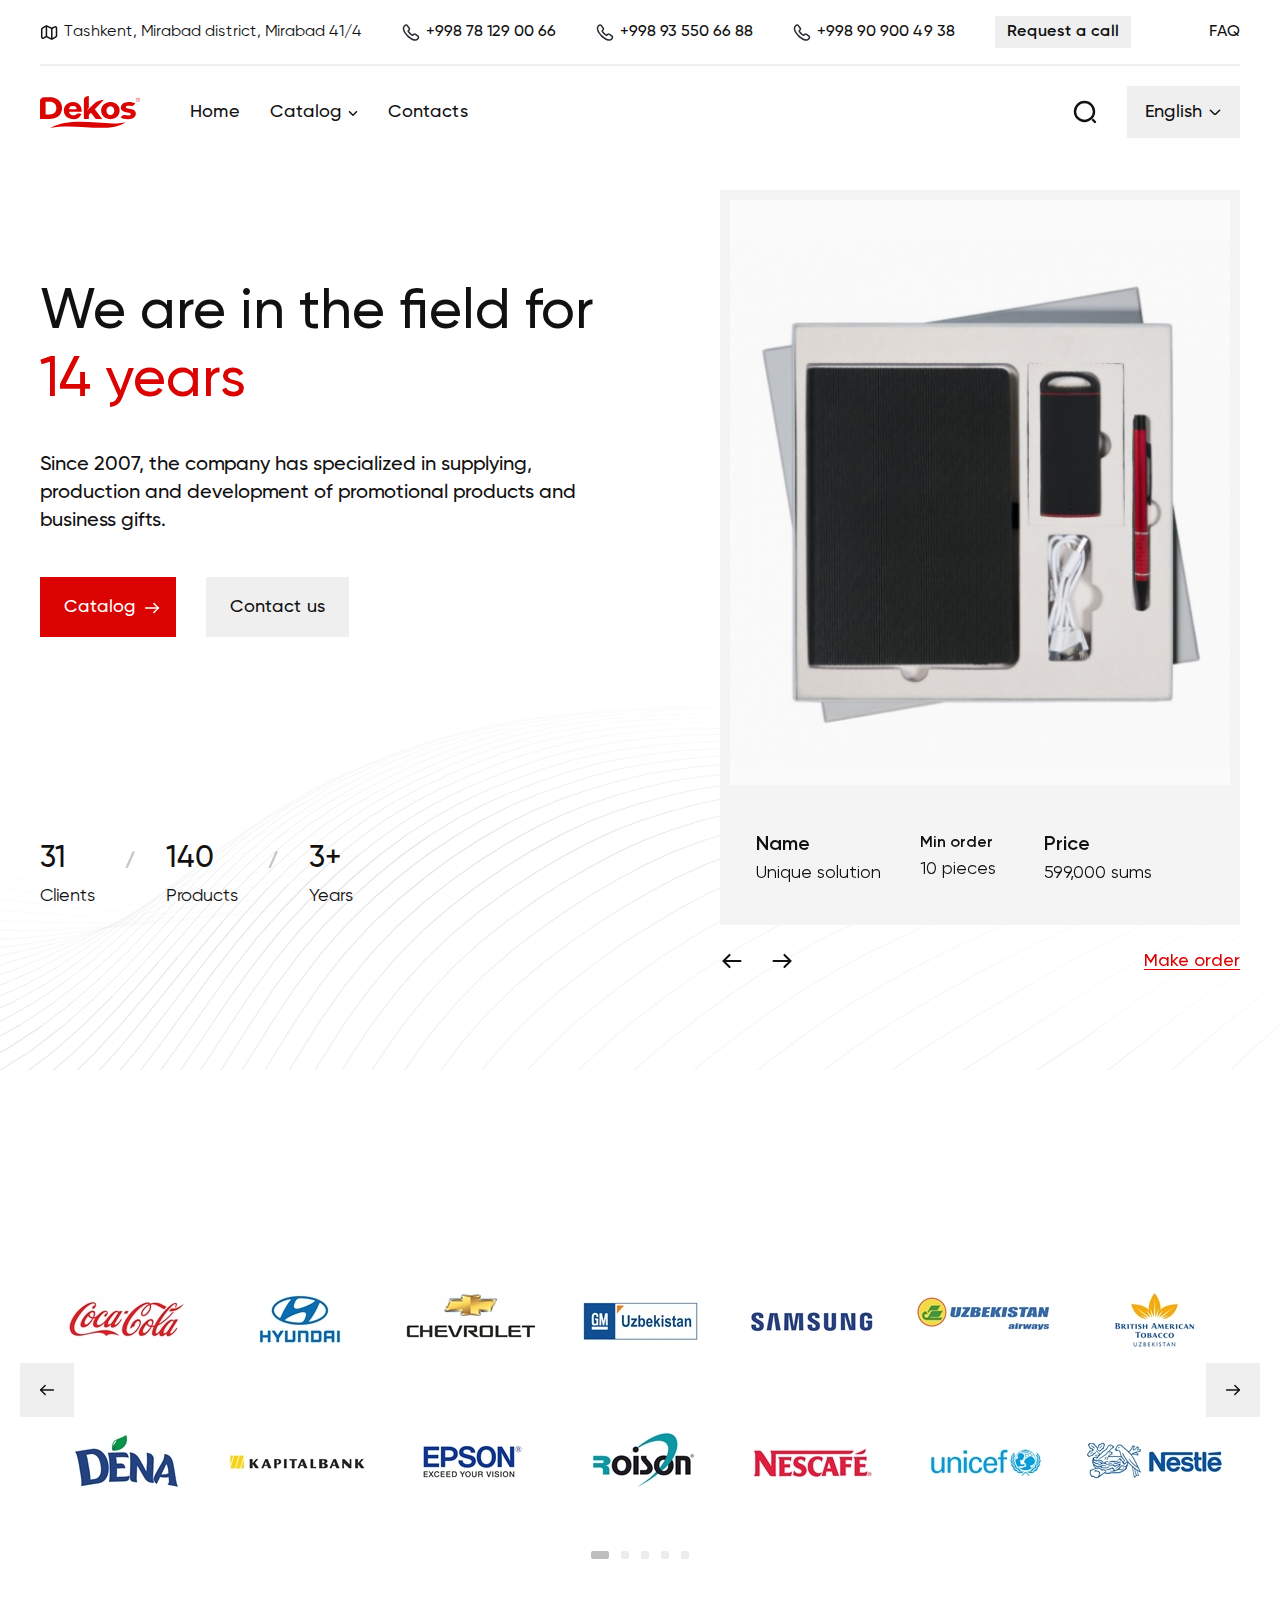
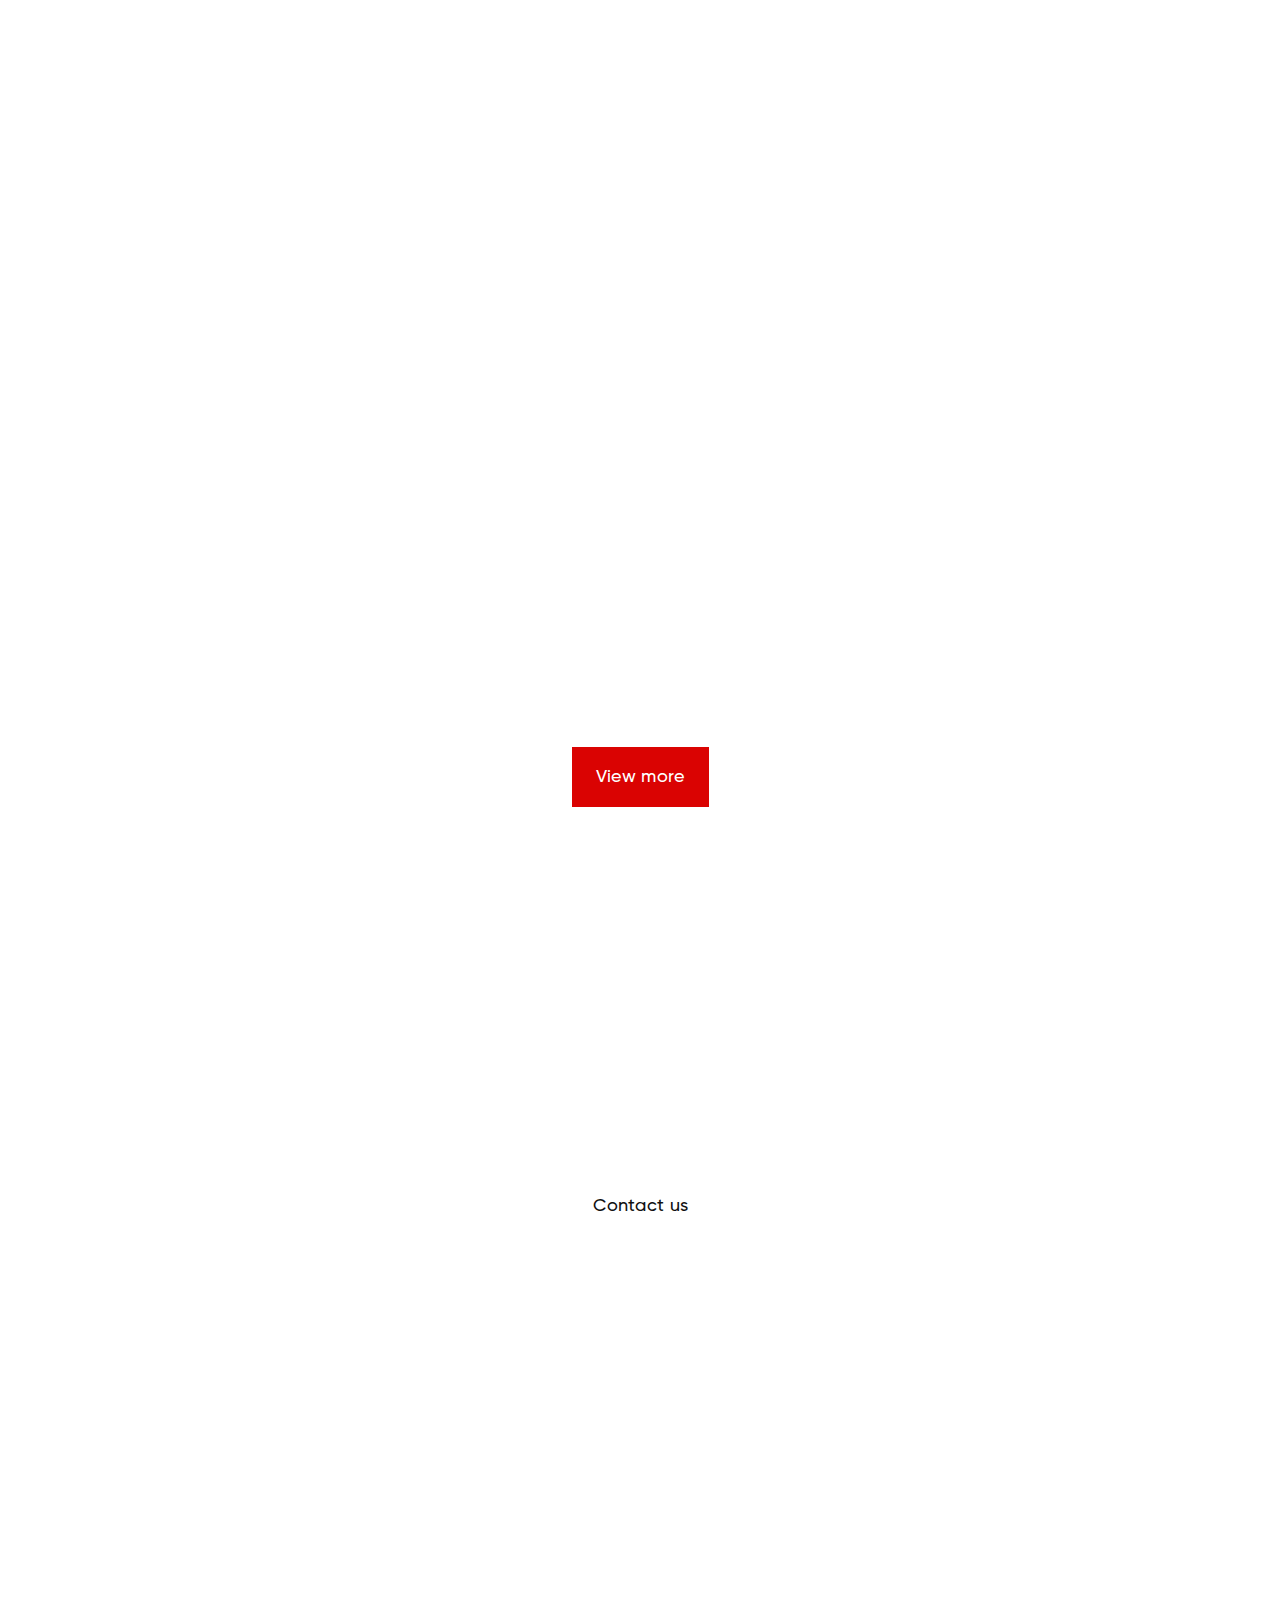
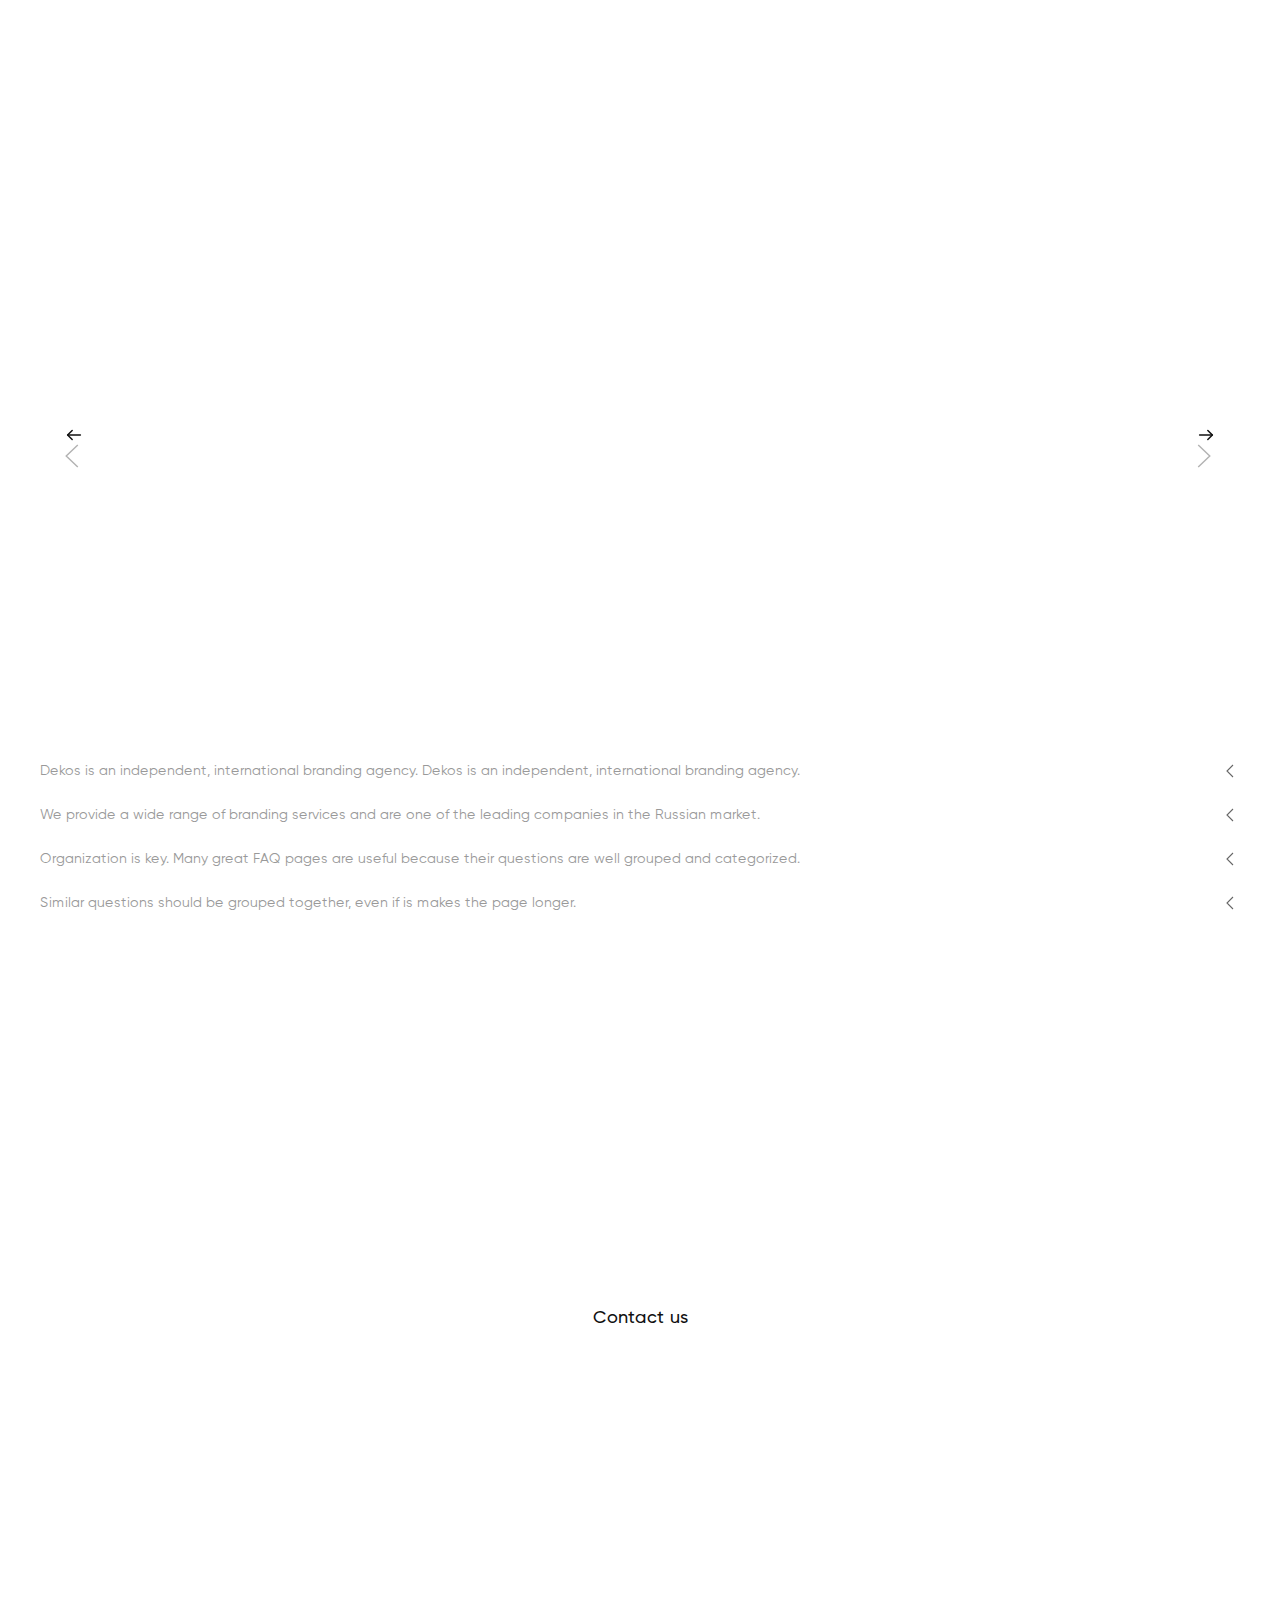
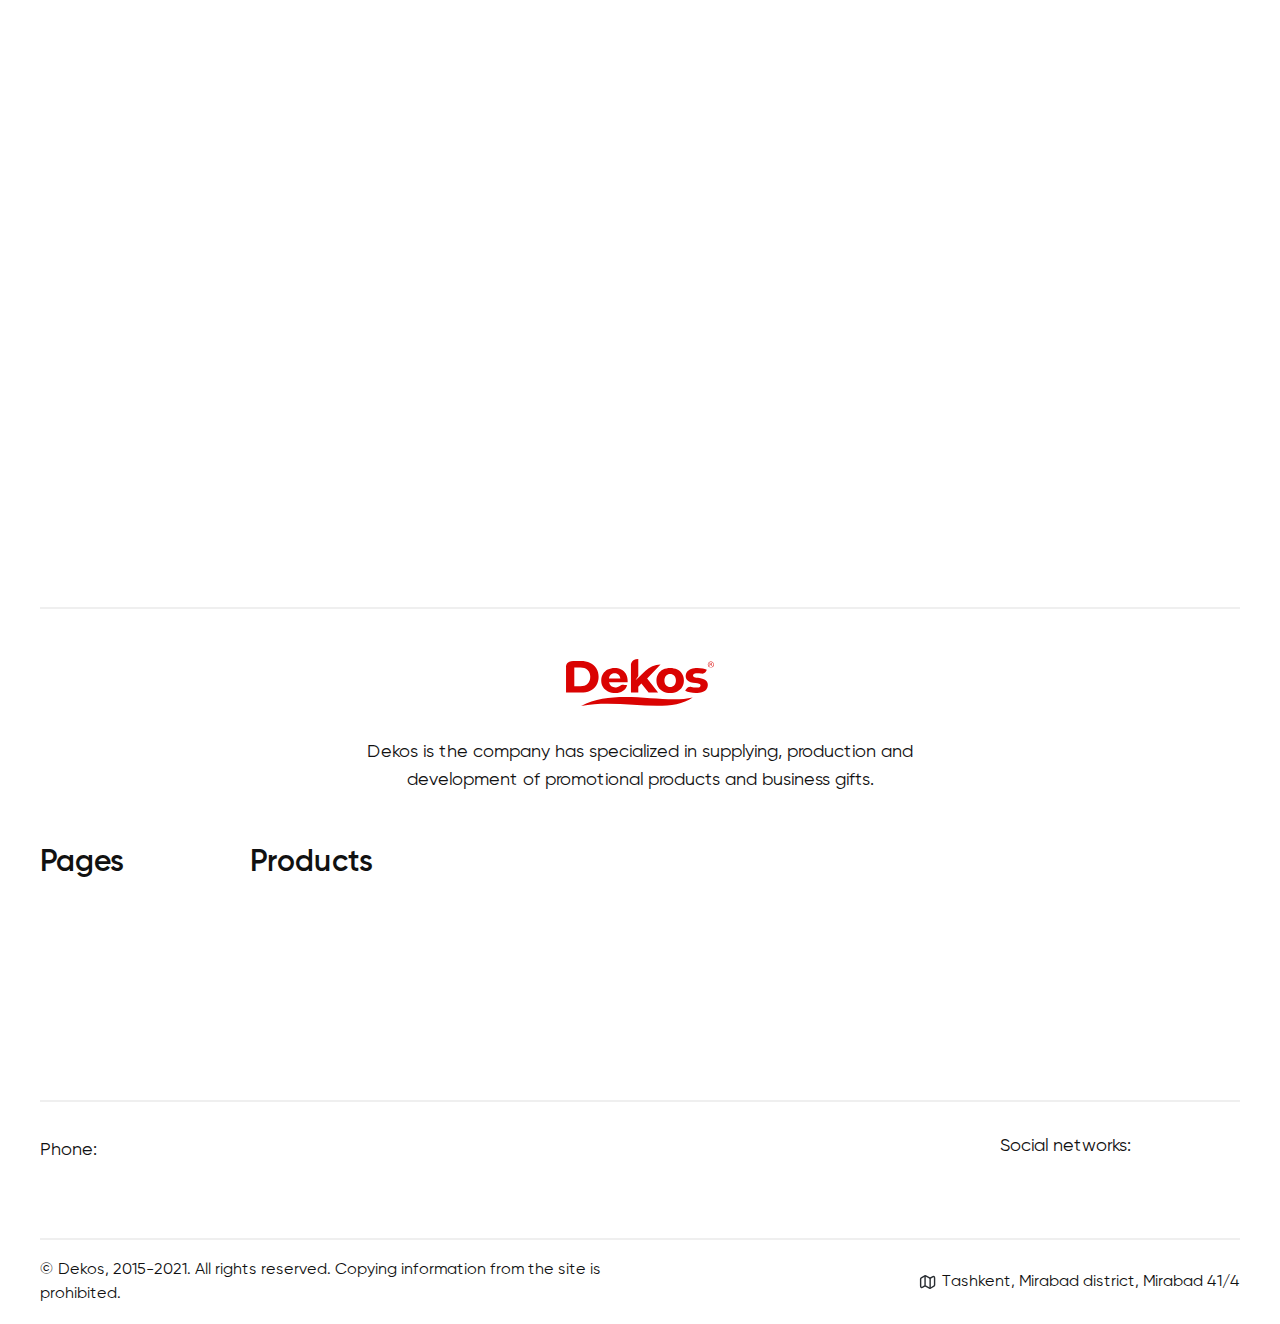
<file: index.html>
<!DOCTYPE html>
<html lang="en">
<head>
    <meta charset="UTF-8">
    <meta http-equiv="X-UA-Compatible" content="IE=edge" />
    <meta name="viewport" content="width=device-width, initial-scale=1.0" />
    <link rel="icon" href="../assets/img/logo/dekos.svg">
    <link rel="stylesheet" href="../assets/css/base/style.css">
    <title>Dekos</title>
    <link rel="stylesheet" href="../assets/css/uikit.min.css" />
    <link rel="stylesheet" href="../assets/css/tailwind.css" />
</head>
<body>
    
        <div  id="header" uk-sticky="show-on-up: true; animation: uk-animation-slide-top; sel-target: .header; cls-active: uk-navbar-sticky bg-[#F9F9F9]; cls-inactive: uk-navbar-transparent z-[9]; top: 200;" class="navbar">
            <header class="header absolute top-0 left-0 w-full z-10 bg-[#fff]" uk-scrollspy="target: .animateRight; cls: uk-animation-slide-left-small; delay: 100;">
                
                <div class="uk-container uk-container-large">
                    <div class="nav-details py-[20px] border-b-2 border-[#EFEFEF]">
                        <div class="flex items-center justify-between">
                            <ul class="uk-grid-medium uk-flex-middle" uk-grid>
                                <li class="text-[#DA0302] uk-visible@l">
                                    <a href="#" class="flex text-[#111] items-center hover-link duration-100">
                                        <svg class="mr-[6px] stroke-current" width="18" height="19" viewBox="0 0 18 19" fill="none" xmlns="http://www.w3.org/2000/svg">
                                            <path d="M1.71753 6.33498V13.6325C1.71753 15.0575 2.73003 15.6425 3.96003 14.9375L5.72253 13.9325C6.10503 13.715 6.74253 13.6925 7.14003 13.895L11.0775 15.8675C11.475 16.0625 12.1125 16.0475 12.495 15.83L15.7425 13.97C16.155 13.73 16.5 13.145 16.5 12.665V5.36748C16.5 3.94248 15.4875 3.35748 14.2575 4.06248L12.495 5.06748C12.1125 5.28498 11.475 5.30748 11.0775 5.10498L7.14003 3.13998C6.74253 2.94498 6.10503 2.95998 5.72253 3.17748L2.47503 5.03748C2.05503 5.27748 1.71753 5.86248 1.71753 6.33498Z" stroke-width="1.5" stroke-linecap="round" stroke-linejoin="round"/>
                                            <path d="M6.41992 3.5V13.25" stroke-width="1.5" stroke-linecap="round" stroke-linejoin="round"/>
                                            <path d="M11.7976 5.46484V15.4998" stroke-width="1.5" stroke-linecap="round" stroke-linejoin="round"/>
                                        </svg>                                                                        
                                        <p>
                                            Tashkent, Mirabad district, Mirabad 41/4
                                        </p>
                                    </a>
                                </li>
                                <li class="text-[#111] animateRight">
                                    <a href="#" class="flex items-center hover-link ml-[10px] group">
                                        <img class="mr-[6px] group-hover:scale-[1.1] group-hover:rotate-[45deg] duration-200" src="../assets/img/svg/nav-call.svg" alt="call">                                       
                                        <p class="text-[#111] font-500">
                                            +998 78 129 00 66
                                        </p>
                                    </a>
                                </li>
                                <li class="text-[#111] animateRight uk-visible@s">
                                    <a href="#" class="flex items-center hover-link ml-[10px] group">
                                        <img class="mr-[6px] group-hover:scale-[1.1] group-hover:rotate-[45deg] duration-200" src="../assets/img/svg/nav-call.svg" alt="call">                                       
                                        <p class="text-[#111] font-500">
                                            +998 93 550 66 88
                                        </p>
                                    </a>
                                </li>
                                <li class="text-[#111] animateRight uk-visible@m">
                                    <a href="#" class="flex items-center hover-link ml-[10px] group">
                                        <img class="mr-[6px] group-hover:scale-[1.1] group-hover:rotate-[45deg] duration-200" src="../assets/img/svg/nav-call.svg" alt="call">                                       
                                        <p class="text-[#111] font-500">
                                            +998 90 900 49 38
                                        </p>
                                    </a>
                                </li>   
                                <li class="text-[#111] uk-visible@s">
                                    <a href="contact.html" class="py-[8px] px-[12px] hover-link text-[#111] font-600 bg-[#EFEFEF] animBtnTop ml-[10px]">
                                        Request a call
                                    </a>
                                </li>
                            </ul>
                            <div class="uk-visible@s">
                                <ul>
                                    <li class="text-[#DA0302]">
                                        <a href="FAQ.html" class="hover-link text-[#111] duration-100">                                   
                                            <p class="font-500 uk-text-uppercase">
                                                FAQ
                                            </p>
                                        </a>
                                    </li>
                                </ul>
                            </div>
                        </div>
                    </div>
                    <nav class="uk-flex uk-flex-middle py-[20px]" uk-grid>
                        
                        <div class="uk-navbar-left">
                            <div class="flex uk-flex-middle">
                                <div>
                                    <ul>
                                        <li>
                                            <a href="index.html">
                                                <img class="w-[100px]" src="../assets/img/logo/dekos.svg" alt="Logo">
                                            </a>
                                        </li>
                                    </ul>
                                </div>
                                
                                <div class="uk-visible@m ml-[50px]">
                                    <ul class="uk-flex-middle uk-grid-medium" uk-grid>
                                        <li class="text-[#DA0302] animateRight">
                                            <a href="index.html" class="text-lg font-500 text-[#111] hover-link duration-100">
                                                Home
                                            </a>
                                        </li>
                                        <li class="text-[#DA0302] animateRight">
                                            <a href="catalog.html" class="group text-lg font-500 text-[#111] hover-link uk-flex uk-flex-middle duration-100">
                                                <span>Catalog</span>
                                                <svg class="stroke-current ml-[6px] mt-[3px] group-hover:rotate-[-180deg] duration-200" width="10" height="5" viewBox="0 0 10 5" fill="none" xmlns="http://www.w3.org/2000/svg">
                                                    <path d="M8.5 0.75L5 4.25L1.5 0.75" stroke-width="1.5" stroke-linecap="round" stroke-linejoin="round"/>
                                                </svg>
                                            </a>
                                            <div uk-dropdown="pos: bottom-left; animation: uk-animation-slide-top-small; duration: 200" style="padding: 20px 30px 30px 24px;">
                                                <ul class="uk-nav uk-dropdown-nav uk-child-width-1-2 uk-child-width-1-3@l uk-flex-between" uk-grid>
                                                    <li class="uk-parent uk-padding-remove-left">
                                                        <a href="#" class="uk-flex uk-flex-middle mt-[3px] text-lg 2xl:text-xl group">
                                                            Unique solutions
                                                            from Dekos
                                                            <svg class="hidden group-hover:block stroke-current rotate-[-90deg] ml-[10px] duration-300" width="14" height="14" viewBox="0 0 14 14" fill="none" xmlns="http://www.w3.org/2000/svg">
                                                                <path d="M11.6199 5.22083L7.81655 9.02416C7.36738 9.47333 6.63238 9.47333 6.18322 9.02416L2.37988 5.22083" stroke-width="1.5" stroke-miterlimit="10" stroke-linecap="round" stroke-linejoin="round"/>
                                                            </svg>                                                            
                                                        </a>
                                                        <a href="#" class="uk-flex uk-flex-middle mt-[3px] text-lg 2xl:text-xl group">
                                                            External
                                                            batteries
                                                            <svg class="hidden group-hover:block stroke-current rotate-[-90deg] ml-[10px] duration-300" width="14" height="14" viewBox="0 0 14 14" fill="none" xmlns="http://www.w3.org/2000/svg">
                                                                <path d="M11.6199 5.22083L7.81655 9.02416C7.36738 9.47333 6.63238 9.47333 6.18322 9.02416L2.37988 5.22083" stroke-width="1.5" stroke-miterlimit="10" stroke-linecap="round" stroke-linejoin="round"/>
                                                            </svg>                                                            
                                                        </a>
                                                        <a href="#" class="uk-flex uk-flex-middle mt-[3px] text-lg 2xl:text-xl group">
                                                            Business
                                                            gifts
                                                            <svg class="hidden group-hover:block stroke-current rotate-[-90deg] ml-[10px] duration-300" width="14" height="14" viewBox="0 0 14 14" fill="none" xmlns="http://www.w3.org/2000/svg">
                                                                <path d="M11.6199 5.22083L7.81655 9.02416C7.36738 9.47333 6.63238 9.47333 6.18322 9.02416L2.37988 5.22083" stroke-width="1.5" stroke-miterlimit="10" stroke-linecap="round" stroke-linejoin="round"/>
                                                            </svg>                                                            
                                                        </a>
                                                        <a href="#" class="uk-flex uk-flex-middle mt-[3px] text-lg 2xl:text-xl group">
                                                            Planning
                                                            products
                                                            <svg class="hidden group-hover:block stroke-current rotate-[-90deg] ml-[10px] duration-300" width="14" height="14" viewBox="0 0 14 14" fill="none" xmlns="http://www.w3.org/2000/svg">
                                                                <path d="M11.6199 5.22083L7.81655 9.02416C7.36738 9.47333 6.63238 9.47333 6.18322 9.02416L2.37988 5.22083" stroke-width="1.5" stroke-miterlimit="10" stroke-linecap="round" stroke-linejoin="round"/>
                                                            </svg>                                                            
                                                        </a>
                                                        <a href="#" class="uk-flex uk-flex-middle mt-[3px] text-lg 2xl:text-xl group">
                                                            Award
                                                            products
                                                            <svg class="hidden group-hover:block stroke-current rotate-[-90deg] ml-[10px] duration-300" width="14" height="14" viewBox="0 0 14 14" fill="none" xmlns="http://www.w3.org/2000/svg">
                                                                <path d="M11.6199 5.22083L7.81655 9.02416C7.36738 9.47333 6.63238 9.47333 6.18322 9.02416L2.37988 5.22083" stroke-width="1.5" stroke-miterlimit="10" stroke-linecap="round" stroke-linejoin="round"/>
                                                            </svg>                                                            
                                                        </a>
                                                    </li>
                                                    <li class="uk-parent uk-padding-remove-left">
                                                        <a href="#" class="uk-flex uk-flex-middle mt-[3px] text-lg 2xl:text-xl group">
                                                            Own
                                                            developments
                                                            <svg class="hidden group-hover:block stroke-current rotate-[-90deg] ml-[10px] duration-300" width="14" height="14" viewBox="0 0 14 14" fill="none" xmlns="http://www.w3.org/2000/svg">
                                                                <path d="M11.6199 5.22083L7.81655 9.02416C7.36738 9.47333 6.63238 9.47333 6.18322 9.02416L2.37988 5.22083" stroke-width="1.5" stroke-miterlimit="10" stroke-linecap="round" stroke-linejoin="round"/>
                                                            </svg>                                                            
                                                        </a>
                                                        <a href="#" class="uk-flex uk-flex-middle mt-[3px] text-lg 2xl:text-xl group">
                                                            Application
                                                            services
                                                            <svg class="hidden group-hover:block stroke-current rotate-[-90deg] ml-[10px] duration-300" width="14" height="14" viewBox="0 0 14 14" fill="none" xmlns="http://www.w3.org/2000/svg">
                                                                <path d="M11.6199 5.22083L7.81655 9.02416C7.36738 9.47333 6.63238 9.47333 6.18322 9.02416L2.37988 5.22083" stroke-width="1.5" stroke-miterlimit="10" stroke-linecap="round" stroke-linejoin="round"/>
                                                            </svg>                                                            
                                                        </a>
                                                        <a href="#" class="uk-flex uk-flex-middle mt-[3px] text-lg 2xl:text-xl group">
                                                            Flash
                                                            drives
                                                            <svg class="hidden group-hover:block stroke-current rotate-[-90deg] ml-[10px] duration-300" width="14" height="14" viewBox="0 0 14 14" fill="none" xmlns="http://www.w3.org/2000/svg">
                                                                <path d="M11.6199 5.22083L7.81655 9.02416C7.36738 9.47333 6.63238 9.47333 6.18322 9.02416L2.37988 5.22083" stroke-width="1.5" stroke-miterlimit="10" stroke-linecap="round" stroke-linejoin="round"/>
                                                            </svg>                                                            
                                                        </a>
                                                        <a href="#" class="uk-flex uk-flex-middle mt-[3px] text-lg 2xl:text-xl group">
                                                            Umbrella
                                                            <svg class="hidden group-hover:block stroke-current rotate-[-90deg] ml-[10px] duration-300" width="14" height="14" viewBox="0 0 14 14" fill="none" xmlns="http://www.w3.org/2000/svg">
                                                                <path d="M11.6199 5.22083L7.81655 9.02416C7.36738 9.47333 6.63238 9.47333 6.18322 9.02416L2.37988 5.22083" stroke-width="1.5" stroke-miterlimit="10" stroke-linecap="round" stroke-linejoin="round"/>
                                                            </svg>                                                            
                                                        </a>
                                                        <a href="#" class="uk-flex uk-flex-middle mt-[3px] text-lg 2xl:text-xl group">
                                                            Pens
                                                            <svg class="hidden group-hover:block stroke-current rotate-[-90deg] ml-[10px] duration-300" width="14" height="14" viewBox="0 0 14 14" fill="none" xmlns="http://www.w3.org/2000/svg">
                                                                <path d="M11.6199 5.22083L7.81655 9.02416C7.36738 9.47333 6.63238 9.47333 6.18322 9.02416L2.37988 5.22083" stroke-width="1.5" stroke-miterlimit="10" stroke-linecap="round" stroke-linejoin="round"/>
                                                            </svg>                                                            
                                                        </a>
                                                    </li>
                                                    <li class="uk-parent uk-padding-remove-left">
                                                        <a href="category.html" class="uk-flex uk-flex-middle mt-[3px] text-lg 2xl:text-xl group">
                                                            Promotional
                                                            souvenirs
                                                            <svg class="hidden group-hover:block stroke-current rotate-[-90deg] ml-[10px] duration-300" width="14" height="14" viewBox="0 0 14 14" fill="none" xmlns="http://www.w3.org/2000/svg">
                                                                <path d="M11.6199 5.22083L7.81655 9.02416C7.36738 9.47333 6.63238 9.47333 6.18322 9.02416L2.37988 5.22083" stroke-width="1.5" stroke-miterlimit="10" stroke-linecap="round" stroke-linejoin="round"/>
                                                            </svg>                                                            
                                                        </a>
                                                        <a href="#" class="uk-flex uk-flex-middle mt-[3px] text-lg 2xl:text-xl group">
                                                            Office
                                                            souvenirs
                                                            <svg class="hidden group-hover:block stroke-current rotate-[-90deg] ml-[10px] duration-300" width="14" height="14" viewBox="0 0 14 14" fill="none" xmlns="http://www.w3.org/2000/svg">
                                                                <path d="M11.6199 5.22083L7.81655 9.02416C7.36738 9.47333 6.63238 9.47333 6.18322 9.02416L2.37988 5.22083" stroke-width="1.5" stroke-miterlimit="10" stroke-linecap="round" stroke-linejoin="round"/>
                                                            </svg>                                                            
                                                        </a>
                                                        <a href="#" class="uk-flex uk-flex-middle mt-[3px] text-lg 2xl:text-xl group">
                                                            Bags and
                                                            folders
                                                            <svg class="hidden group-hover:block stroke-current rotate-[-90deg] ml-[10px] duration-300" width="14" height="14" viewBox="0 0 14 14" fill="none" xmlns="http://www.w3.org/2000/svg">
                                                                <path d="M11.6199 5.22083L7.81655 9.02416C7.36738 9.47333 6.63238 9.47333 6.18322 9.02416L2.37988 5.22083" stroke-width="1.5" stroke-miterlimit="10" stroke-linecap="round" stroke-linejoin="round"/>
                                                            </svg>                                                            
                                                        </a>
                                                        <a href="#" class="uk-flex uk-flex-middle mt-[3px] text-lg 2xl:text-xl group">
                                                            Textile
                                                            <svg class="hidden group-hover:block stroke-current rotate-[-90deg] ml-[10px] duration-300" width="14" height="14" viewBox="0 0 14 14" fill="none" xmlns="http://www.w3.org/2000/svg">
                                                                <path d="M11.6199 5.22083L7.81655 9.02416C7.36738 9.47333 6.63238 9.47333 6.18322 9.02416L2.37988 5.22083" stroke-width="1.5" stroke-miterlimit="10" stroke-linecap="round" stroke-linejoin="round"/>
                                                            </svg>                                                            
                                                        </a>
                                                        <a href="#" class="uk-flex uk-flex-middle mt-[3px] text-lg 2xl:text-xl group">
                                                            Tableware
                                                            <svg class="hidden group-hover:block stroke-current rotate-[-90deg] ml-[10px] duration-300" width="14" height="14" viewBox="0 0 14 14" fill="none" xmlns="http://www.w3.org/2000/svg">
                                                                <path d="M11.6199 5.22083L7.81655 9.02416C7.36738 9.47333 6.63238 9.47333 6.18322 9.02416L2.37988 5.22083" stroke-width="1.5" stroke-miterlimit="10" stroke-linecap="round" stroke-linejoin="round"/>
                                                            </svg>                                                            
                                                        </a>
                                                    </li>
                                                </ul>
                                            </div>
                                        </li>
                                        <li class="text-[#DA0302] animateRight">
                                            <a href="contact.html" class="text-lg font-500 text-[#111] hover-link duration-100">
                                                Contacts
                                            </a>
                                        </li>
                                    </ul>
                                </div>
                            </div>
                        </div>
                        
                        <div class="uk-navbar-right">
                            <div class="uk-flex-middle uk-grid-medium" uk-grid>
                                <div class="uk-visible@m">
                                    <div>
                                        <a href="#searchModal" uk-toggle>
                                            <img class="w-[24px] h-[24px]" src="../assets/img/svg/nav-search.svg" alt="search">
                                        </a>
                                    </div>
                                </div>
                                
                                <div id="searchModal" uk-modal>
                                    <div class="uk-modal-dialog uk-modal-body md:p-[30px]">
                                        <div>
                                            <div class="flex items-center bg-[#EFEFEF]">
                                                <svg class="stroke-current ml-[15px]" width="20" height="20" viewBox="0 0 24 24" fill="none" xmlns="http://www.w3.org/2000/svg">
                                                    <path d="M11.5 21C16.7467 21 21 16.7467 21 11.5C21 6.25329 16.7467 2 11.5 2C6.25329 2 2 6.25329 2 11.5C2 16.7467 6.25329 21 11.5 21Z" stroke-width="1.5" stroke-linecap="round" stroke-linejoin="round"/>
                                                    <path d="M22 22L20 20" stroke-width="1.5" stroke-linecap="round" stroke-linejoin="round"/>
                                                </svg>                                                
                                                <input class="pl-[10px] mr-[20px] py-[15px] w-full focus:outline-none bg-[#EFEFEF] text-[#1d1d1b]" placeholder="Search" type="text">
                                            </div>
                                        </div>
                                        <h3 class="text-[16px] mt-[30px] text-[#111] font-600 uk-text-uppercase mb-[5px] text-sm" style="font-family: 'Gilroy';">Products</h3>
                                        <ul class="p-[10px] uk-grid-small uk-child-width-1-1" uk-grid>
                                            <li class="uk-parent text-[#111] animateLeft">
                                                <a href="index.html" class="hover-link text-[#111] font-500">
                                                    Unique solutions
                                                    from Dekos
                                                </a>
                                            </li>
                                            <li class="uk-parent text-[#111] animateLeft">
                                                <a href="index.html" class="hover-link text-[#111] font-500">
                                                    External
                                                    batteries
                                                </a>
                                            </li>
                                            <li class="uk-parent text-[#111] animateLeft">
                                                <a href="index.html" class="hover-link text-[#111] font-500">
                                                    Business
                                                    gifts
                                                </a>
                                            </li>
                                        </ul>
                                    </div>
                                </div>
                                
                                <div class="uk-visible@m">
                                    <div>
                                        <a href="#" class="nav-link hover:text-[#111] hover:no-underline py-[12px] px-[18px] text-[#111] bg-[#EFEFEF] focus:bg-[#DA0302] focus:text-[#fff] duration-200 lang inline-flex font-500 items-center text-lg group" style="animation-duration: .8s;">
                                            English
                                            <svg class="ml-[6px] group-focus:rotate-[-180deg] duration-200 stroke-current" width="14" height="14" viewBox="0 0 14 14" fill="none" xmlns="http://www.w3.org/2000/svg">
                                                <path d="M11.6199 5.22083L7.81655 9.02416C7.36738 9.47333 6.63238 9.47333 6.18322 9.02416L2.37988 5.22083" stroke-width="1.5" stroke-miterlimit="10" stroke-linecap="round" stroke-linejoin="round"/>
                                            </svg>                                            
                                        </a>
                                        <div class="uk-padding-remove" style="min-width: 100px;" uk-dropdown="pos: bottom-justify;animation: uk-animation-slide-top-small; duration: 200; mode: click">
                                            
                                            <ul class="uk-grid uk-grid-small uk-flex-column uk-padding-small pl-[16px]" uk-grid >
                                                <li class="uk-width-auto text-[#111]">
                                                    <a href="javascript.void(0)" class="text-lg hover-link text-[#111] font-500">
                                                        Russian
                                                    </a>
                                                </li>
                                                <li class="uk-width-auto text-[#111]">
                                                    <a href="javascript.void(0)" class="text-lg hover-link text-[#111] font-500">
                                                        Uzbek
                                                    </a>
                                                </li>
                                            </ul>
                                        </div>
                                    </div>
                                </div>
                                
                                <div class="uk-hidden@m">
                                    <div class="text-[#1d1d1b]">
                                        <a href="javascript:void(0);" uk-toggle="target: #offcanvas-flip" class="text-[#1d1d1b] hover-link">
                                            <ul class="uk-flex uk-flex-column space-y-[3px]">
                                                <li>
                                                    <hr class="border-none w-[24px] h-[3px] bg-[#DA0302]">
                                                </li>
                                                <li>
                                                    <hr class="border-none w-[24px] h-[3px] bg-[#DA0302]">
                                                </li>
                                                <li>
                                                    <hr class="border-none w-[24px] h-[3px] bg-[#DA0302]">
                                                </li>
                                            </ul>                                           
                                        </a>
                                    </div>
                                    
                                    <div id="offcanvas-flip" uk-offcanvas="flip: true; overlay: true">
                                        <div class="uk-offcanvas-bar">
                                            
                                            <div class="uk-flex uk-flex-right">
                                                <button class="uk-offcanvas-close" type="button" uk-close>
                                                    <svg  xmlns="http://www.w3.org/2000/svg" viewBox="0 0 24 24" width="24" height="24"><path fill="none" d="M0 0h24v24H0z"/><path d="M12 10.586l4.95-4.95 1.414 1.414-4.95 4.95 4.95 4.95-1.414 1.414-4.95-4.95-4.95 4.95-1.414-1.414 4.95-4.95-4.95-4.95L7.05 5.636z"/></svg>
                                                </button>
                                            </div>
                                            
                                            <ul class="mt-[20px] items-end uk-flex-column uk-grid-small uk-text-uppercase uk-child-width-1-1" uk-grid uk-scrollspy="target: .animBottom; cls: uk-animation-slide-top-small; delay: 100; repeat: true">
                                                <li class="uk-flex uk-flex-right">
                                                    <a href="index.html" class="font-400 animBottom">
                                                        Home
                                                    </a>
                                                </li>
                                                <div>
                                                    <hr class="border-none w-full h-[1px] bg-[#fff] bg-opacity-[0.06]">
                                                </div>
                                                <li class="uk-flex uk-flex-right">
                                                    <a href="catalog.html" class="font-400 animBottom">
                                                        Catalog
                                                    </a>
                                                </li>
                                                <div>
                                                    <hr class="border-none w-full h-[1px] bg-[#fff] bg-opacity-[0.06]">
                                                </div>
                                                <li class="uk-flex uk-flex-right">
                                                    <a href="contact.html" class="font-400 animBottom">
                                                        Contacts
                                                    </a>
                                                </li>
                                                <div>
                                                    <hr class="border-none w-full h-[1px] bg-[#fff] bg-opacity-[0.06]">
                                                </div>
                                                <li class="uk-flex uk-flex-right">
                                                    <a href="FAQ.html" class="font-400 animBottom">
                                                        FAQ
                                                    </a>
                                                </li>
                                                <div>
                                                    <hr class="border-none w-full h-[1px] bg-[#fff] bg-opacity-[0.06]">
                                                </div>
                                                <li class="uk-flex uk-flex-right">
                                                    <ul class="uk-grid-small uk-flex-middle" uk-grid>
                                                        <li class="text-[#fff]">
                                                            <a href="#" class="text-[#fff] font-400 hover-link animBottom">UZ</a>
                                                        </li>
                                                        <li>
                                                            <hr class="border-none w-[1px] h-[16px] bg-[#fff] bg-opacity-[0.06]">
                                                        </li>
                                                        <li class="text-[#fff]">
                                                            <a href="#" class="text-[#fff] font-400 hover-link animBottom">RU</a>
                                                        </li>
                                                        <li>
                                                            <hr class="border-none w-[1px] h-[16px] bg-[#fff] bg-opacity-[0.06]">
                                                        </li>
                                                        <li class="text-[#fff]">
                                                            <a href="#" class="text-[#fff] font-400 hover-link animBottom">EN</a>
                                                        </li>
                                                    </ul>
                                                </li>
                                            </ul>
                                        </div>
                                    </div>
                                </div>
                            </div>
                        </div>
                        
                    </nav>
                </div>
                
            </header>
        </div>
    
    <main class="main-section uk-section uk-position-relative uk-overflow-hidden z-[1] uk-background-bottom-center uk-padding-remove-bottom" uk-scrollspy="target: .animTop; cls: uk-animation-slide-top-medium; delay: 300; repeat: true">
        <div>
            <ul class="uk-padding-remove">
                <li class="main-contents-wrapper uk-height-1-1 uk-cover-container h-[100vh]" style="min-height: 720px;">
                    <div class="left-1/2 top-1/2 absolute w-full -translate-y-1/2 uk-container uk-container-large -translate-x-1/2">
                        <div class="uk-container uk-container-large relative">
                            
                            <div class="main-section-contents pt-[50px] md:pt-auto 2xl:pt-[102px] uk-child-width-1-2@l uk-flex-middle" uk-grid>
                                <div>
                                    <h1 class="font-gilroy font-500 text-[36px] sm:text-[48px] xl:text-[56px] 2xl:text-[72px] text-[#111] animTop">
                                        We are in the
                                        field for <span class="text-[#DA0302]">14 years</span>
                                    </h1>
                                    <p class="text-xl 2xl:text-2xl mt-[36px] font-500 text-[#111] animTop">
                                        Since 2007, the company has specialized in supplying,
                                        production and development of promotional
                                        products and business gifts.
                                    </p>
                                    <div class="pt-[42px]">
                                        <div class="uk-grid-medium uk-flex-middle" uk-grid>
                                            <div>
                                                <a href="#" class="group hover:text-[#fff] hover:no-underline py-[16px] px-[24px] pr-[40px] inline-flex text-[#fff] bg-[#DA0302] font-500 items-center text-lg relative">
                                                    Catalog
                                                    <svg class="mt-[1px] absolute right-[15px] group-hover:right-[11px] duration-100 top-1/2 translate-y-[-50%]" width="18" height="18" viewBox="0 0 18 18" fill="none" xmlns="http://www.w3.org/2000/svg">
                                                        <path d="M10.8225 4.44751L15.375 9.00001L10.8225 13.5525" stroke="white" stroke-width="1.5" stroke-miterlimit="10" stroke-linecap="round" stroke-linejoin="round"/>
                                                        <path d="M2.625 9H15.2475" stroke="white" stroke-width="1.5" stroke-miterlimit="10" stroke-linecap="round" stroke-linejoin="round"/>
                                                    </svg>                                                                              
                                                </a>
                                            </div>
                                            <div>
                                                <a href="#" class="animBtnTop hover:text-[#111] hover:no-underline py-[16px] px-[24px] inline-flex text-[#111] bg-[#EFEFEF] font-500 items-center text-lg">
                                                    Contact us                                                                          
                                                </a>
                                            </div>
                                        </div>
                                    </div>
                                    
                                    <div class="main-content-info-digitals mt-[200px] 2xl:mt-[180px] uk-grid-medium uk-flex-wrap" uk-grid>
                                        <div class="flex flex-col">
                                            <p id="clientCount" class="font-500 text-[30px] text-[#111]">
                                                120
                                            </p>
                                            <p class="text-lg text-[#111]">
                                                Clients
                                            </p>
                                        </div>
                                        <div>
                                            <div class="mt-[5px]">
                                                <svg width="11" height="36" viewBox="0 0 11 36" fill="none" xmlns="http://www.w3.org/2000/svg">
                                                    <g opacity="0.24">
                                                        <path d="M1.8 25.8H0.36L7.56 9.6H9L1.8 25.8Z" fill="#111111"/>
                                                        <path d="M2.8 25.8H1.36L8.56 9.6H10L2.8 25.8Z" fill="#111111"/>
                                                    </g>
                                                </svg> 
                                            </div>                                               
                                        </div>
                                        <div class="flex flex-col">
                                            <p id="serviceCount" class="font-500 text-[30px] text-[#111]">
                                                520
                                            </p>
                                            <p class="text-lg text-[#111]">
                                                Products
                                            </p>
                                        </div>
                                        <div>
                                            <div class="mt-[5px]">
                                                <svg width="11" height="36" viewBox="0 0 11 36" fill="none" xmlns="http://www.w3.org/2000/svg">
                                                    <g opacity="0.24">
                                                        <path d="M1.8 25.8H0.36L7.56 9.6H9L1.8 25.8Z" fill="#111111"/>
                                                        <path d="M2.8 25.8H1.36L8.56 9.6H10L2.8 25.8Z" fill="#111111"/>
                                                    </g>
                                                </svg> 
                                            </div>                                               
                                        </div>
                                        <div class="flex flex-col">
                                            <div class="font-500 text-[30px] text-[#111] flex items-center">
                                                <p id="doctorCount">
                                                    14
                                                </p>
                                                <span>+</span>
                                            </div>
                                            <p class="text-lg text-[#111]">
                                                Years
                                            </p>
                                        </div>
                                    </div>
                                </div>
                                
                                <div class="flex justify-end uk-visible@l">
                                    <div class="w-[520px]">
                                        <div class="">        
                                            <div class="uk-position-relative uk-visible-toggle" tabindex="-1" uk-slideshow="animation: fade">
                                                
                                                <ul class="uk-slideshow-items h-[810px] uk-animation-fade">
                                                    <li>
                                                        <div>
                                                            <div class="flex flex-col">
                                                                <div class="bg-[#FAFAFA] border-[10px] border-[#F4F4F4]">
                                                                    <img class="w-full h-[585px] object-cover" loading="lazy" src="../assets/img/main/main-img.png" alt="img">
                                                                </div>
                                                                <div class="bg-[#F4F4F4] p-[36px] h-[130px]">
                                                                    <div class="flex uk-flex-between flex-wrap">
                                                                        <div class="flex flex-col w-[160px]">
                                                                            <h3 class="text-[#111] text-base sm:text-lg md:text-xl font-600 font-gilroy">Name</h3>
                                                                            <p class="text-[#111] text-sm md:text-lg">Unique solution</p>
                                                                        </div>
                                                                        <div class="flex flex-col w-[120px]">
                                                                            <h3 class="text-[#111] text-sm md:text-base sm:text-lg md:text-xl font-600 font-gilroy">Min order</h3>
                                                                            <p class="text-[#111] text-sm md:text-lg">10 pieces</p>
                                                                        </div>
                                                                        <div class="flex flex-col w-[160px]">
                                                                            <h3 class="text-[#111] text-base sm:text-lg md:text-xl font-600 font-gilroy">Price</h3>
                                                                            <p class="text-[#111] text-sm md:text-lg">599,000 sums</p>
                                                                        </div>
                                                                    </div>
                                                                </div>
                                                            </div>
                                                        </div>
                                                    </li>
                                                    <li>
                                                        <div>
                                                            <div class="flex flex-col">
                                                                <div class="bg-[#FAFAFA] border-[10px] border-[#F4F4F4]">
                                                                    <img class="w-full h-[585px] object-cover" loading="lazy" src="../assets/img/catalogue/souvenir/house.png" alt="img">
                                                                </div>
                                                                <div class="bg-[#F4F4F4] p-[36px] h-[130px]">
                                                                    <div class="flex uk-flex-between flex-wrap">
                                                                        <div class="flex flex-col w-[160px]">
                                                                            <h3 class="text-[#111] text-base sm:text-lg md:text-xl font-600 font-gilroy">Name</h3>
                                                                            <p class="text-[#111] text-sm md:text-lg">House</p>
                                                                        </div>
                                                                        <div class="flex flex-col w-[120px]">
                                                                            <h3 class="text-[#111] text-sm md:text-base sm:text-lg md:text-xl font-600 font-gilroy">Min order</h3>
                                                                            <p class="text-[#111] text-sm md:text-lg">200 pieces</p>
                                                                        </div>
                                                                        <div class="flex flex-col w-[160px]">
                                                                            <h3 class="text-[#111] text-base sm:text-lg md:text-xl font-600 font-gilroy">Price</h3>
                                                                            <p class="text-[#111] text-sm md:text-lg">19,000 sums</p>
                                                                        </div>
                                                                    </div>
                                                                </div>
                                                            </div>
                                                        </div>
                                                    </li>
                                                </ul>
                                                
                                                <a class="main-slider-arrow-left uk-position-center-left uk-position-small" href="#" uk-slidenav-previous uk-slideshow-item="previous">
                                                    <svg width="24" height="24" viewBox="0 0 24 24" fill="none" xmlns="http://www.w3.org/2000/svg">
                                                        <path d="M9.57 5.93005L3.5 12.0001L9.57 18.0701" stroke="#111111" stroke-width="2" stroke-miterlimit="10" stroke-linecap="round" stroke-linejoin="round"/>
                                                        <path d="M20.5002 12H3.67017" stroke="#111111" stroke-width="2" stroke-miterlimit="10" stroke-linecap="round" stroke-linejoin="round"/>
                                                    </svg>  
                                                </a>
                                                <a class="main-slider-arrow-right uk-position-center-right uk-position-small" href="#" uk-slidenav-next uk-slideshow-item="next">
                                                    <svg width="24" height="24" viewBox="0 0 24 24" fill="none" xmlns="http://www.w3.org/2000/svg">
                                                        <path d="M14.4299 5.93005L20.4999 12.0001L14.4299 18.0701" stroke="#111111" stroke-width="2" stroke-miterlimit="10" stroke-linecap="round" stroke-linejoin="round"/>
                                                        <path d="M3.5 12H20.33" stroke="#111111" stroke-width="2" stroke-miterlimit="10" stroke-linecap="round" stroke-linejoin="round"/>
                                                    </svg>  
                                                </a>
                                                
                                                <div class="main-slider-bottom-modal-opener text-[#DA0302]">
                                                    <a href="#" class="main-slider-bottom-modal-opener-link hover-link text-[#DA0302] text-lg font-500 relative">
                                                        Make order
                                                    </a>
                                                </div>
                                                
                                            </div>
                                            
                                        </div>
                                    </div>
                                </div>
                            </div>
                            
                        </div>
                    </div>
                </li>
            </ul>
        </div>
    </main>
    
    <section class="additional-section-main uk-section uk-hidden@l uk-padding-remove-vertical">
        <div class="uk-container">
            <div class="flex justify-center">
                <div class="w-full md:w-[585px]">
                    <div>        
                        <div class="uk-position-relative uk-visible-toggle" tabindex="-1" uk-slideshow="animation: fade">
                            
                            <ul class="uk-slideshow-items h-[810px] additional-section-main-list">
                                <li>
                                    <div>
                                        <div class="flex flex-col">
                                            <div class="bg-[#FAFAFA] border-[10px] border-[#F4F4F4]">
                                                <img class="w-full h-[585px] object-cover" loading="lazy" src="../assets/img/main/main-img.png" alt="img">
                                            </div>
                                            <div class="bg-[#F4F4F4] p-[10px] md:p-[20px]">
                                                <div class="flex uk-flex-between flex-wrap">
                                                    <div class="flex flex-col">
                                                        <h3 class="text-[#111] text-base sm:text-lg md:text-xl font-600 font-gilroy">Name</h3>
                                                        <p class="text-[#111] text-sm md:text-lg">Unique solution</p>
                                                    </div>
                                                    <div class="flex flex-col">
                                                        <h3 class="text-[#111] text-sm md:text-base sm:text-lg md:text-xl font-600 font-gilroy">Min order</h3>
                                                        <p class="text-[#111] text-sm md:text-lg">10 pieces</p>
                                                    </div>
                                                    <div class="flex flex-col">
                                                        <h3 class="text-[#111] text-base sm:text-lg md:text-xl font-600 font-gilroy">Price</h3>
                                                        <p class="text-[#111] text-sm md:text-lg">599,000 sums</p>
                                                    </div>
                                                </div>
                                            </div>
                                        </div>
                                    </div>
                                </li>
                                <li>
                                    <div>
                                        <div class="flex flex-col">
                                            <div class="bg-[#FAFAFA] border-[10px] border-[#F4F4F4]">
                                                <img class="w-full h-[585px] object-cover" loading="lazy" src="../assets/img/catalogue/souvenir/house.png" alt="img">
                                            </div>
                                            <div class="bg-[#F4F4F4] p-[10px] md:p-[20px]">
                                                <div class="flex uk-flex-between flex-wrap">
                                                    <div class="flex flex-col">
                                                        <h3 class="text-[#111] text-base sm:text-lg md:text-xl font-600 font-gilroy">Name</h3>
                                                        <p class="text-[#111] text-sm md:text-lg">House</p>
                                                    </div>
                                                    <div class="flex flex-col">
                                                        <h3 class="text-[#111] text-sm md:text-base sm:text-lg md:text-xl font-600 font-gilroy">Min order</h3>
                                                        <p class="text-[#111] text-sm md:text-lg">200 pieces</p>
                                                    </div>
                                                    <div class="flex flex-col">
                                                        <h3 class="text-[#111] text-base sm:text-lg md:text-xl font-600 font-gilroy">Price</h3>
                                                        <p class="text-[#111] text-sm md:text-lg">19,000 sums</p>
                                                    </div>
                                                </div>
                                            </div>
                                        </div>
                                    </div>
                                </li>
                            </ul>
                            
                            <a class="main-slider-arrow-left uk-position-center-left uk-position-small group" href="#" uk-slidenav-previous uk-slideshow-item="previous">
                                <svg class="stroke-[#111] group-hover:stroke-[#DA0302] duration-100" width="24" height="24" viewBox="0 0 24 24" fill="none" xmlns="http://www.w3.org/2000/svg">
                                    <path d="M9.57 5.93005L3.5 12.0001L9.57 18.0701" stroke-width="2" stroke-miterlimit="10" stroke-linecap="round" stroke-linejoin="round"/>
                                    <path d="M20.5002 12H3.67017" stroke-width="2" stroke-miterlimit="10" stroke-linecap="round" stroke-linejoin="round"/>
                                </svg>  
                            </a>
                            <a class="main-slider-arrow-right uk-position-center-right uk-position-small group" href="#" uk-slidenav-next uk-slideshow-item="next">
                                <svg class="stroke-[#111] group-hover:stroke-[#DA0302] duration-100" width="24" height="24" viewBox="0 0 24 24" fill="none" xmlns="http://www.w3.org/2000/svg">
                                    <path d="M14.4299 5.93005L20.4999 12.0001L14.4299 18.0701" stroke-width="2" stroke-miterlimit="10" stroke-linecap="round" stroke-linejoin="round"/>
                                    <path d="M3.5 12H20.33" stroke-width="2" stroke-miterlimit="10" stroke-linecap="round" stroke-linejoin="round"/>
                                </svg>  
                            </a>
                            
                            <div class="main-slider-bottom-modal-opener text-[#DA0302]">
                                <a href="#" class="main-slider-bottom-modal-opener-link hover-link text-[#DA0302] text-lg font-500 relative hover:scale-[1.05] duration-100">
                                    Make order
                                </a>
                            </div>
                            
                        </div>
                        
                    </div>
                    <div class="uk-position-relative uk-visible-toggle uk-hidden" tabindex="-1" uk-slider="center: true; finite: true; animation: fade">
                        
                        <ul class="uk-slider-items uk-grid uk-grid-match" uk-height-viewport="offset-top: true; offset-bottom: 30">
                            <li class="uk-width-1-1">
                                <div class="flex flex-col">
                                    <div class="bg-[#FAFAFA] border-[10px] border-[#F4F4F4]">
                                        <img src="../assets/img/main/main-img.png" alt="img">
                                    </div>
                                    <div class="bg-[#F4F4F4] p-[36px]">
                                        <div class="uk-flex-between" uk-grid>
                                            <div class="flex flex-col">
                                                <h3 class="text-[#111] text-xl font-600 font-gilroy">Name</h3>
                                                <p class="text-[#111] text-lg">Unique solution</p>
                                            </div>
                                            <div class="flex flex-col">
                                                <h3 class="text-[#111] text-xl font-600 font-gilroy">Min order</h3>
                                                <p class="text-[#111] text-lg">10 pieces</p>
                                            </div>
                                            <div class="flex flex-col">
                                                <h3 class="text-[#111] text-xl font-600 font-gilroy">Price</h3>
                                                <p class="text-[#111] text-lg">599,000 sums</p>
                                            </div>
                                        </div>
                                    </div>
                                </div>
                            </li>
                            <li class="uk-width-1-1">
                                <div class="flex flex-col">
                                    <div class="bg-[#FAFAFA] border-[10px] border-[#F4F4F4]">
                                        <img src="../assets/img/main/main-img.png" alt="img">
                                    </div>
                                    <div class="bg-[#F4F4F4] p-[36px]">
                                        <div class="uk-flex-between" uk-grid>
                                            <div class="flex flex-col">
                                                <h3 class="text-[#111] text-xl font-600 font-gilroy">Name</h3>
                                                <p class="text-[#111] text-lg">Unique solution</p>
                                            </div>
                                            <div class="flex flex-col">
                                                <h3 class="text-[#111] text-xl font-600 font-gilroy">Min order</h3>
                                                <p class="text-[#111] text-lg">10 pieces</p>
                                            </div>
                                            <div class="flex flex-col">
                                                <h3 class="text-[#111] text-xl font-600 font-gilroy">Price</h3>
                                                <p class="text-[#111] text-lg">599,000 sums</p>
                                            </div>
                                        </div>
                                    </div>
                                </div>
                            </li>
                        </ul>
                        
                        <a class="uk-position-center-left uk-position-small main-slider-arrow-left" href="#" uk-slidenav-previous uk-slider-item="previous">
                            <svg width="24" height="24" viewBox="0 0 24 24" fill="none" xmlns="http://www.w3.org/2000/svg">
                                <path d="M9.57 5.93005L3.5 12.0001L9.57 18.0701" stroke="#111111" stroke-width="2" stroke-miterlimit="10" stroke-linecap="round" stroke-linejoin="round"/>
                                <path d="M20.5002 12H3.67017" stroke="#111111" stroke-width="2" stroke-miterlimit="10" stroke-linecap="round" stroke-linejoin="round"/>
                            </svg>                                                    
                        </a>
                        <a class="uk-position-center-right uk-position-small main-slider-arrow-right" href="#" uk-slidenav-next uk-slider-item="next">
                            <svg width="24" height="24" viewBox="0 0 24 24" fill="none" xmlns="http://www.w3.org/2000/svg">
                                <path d="M14.4299 5.93005L20.4999 12.0001L14.4299 18.0701" stroke="#111111" stroke-width="2" stroke-miterlimit="10" stroke-linecap="round" stroke-linejoin="round"/>
                                <path d="M3.5 12H20.33" stroke="#111111" stroke-width="2" stroke-miterlimit="10" stroke-linecap="round" stroke-linejoin="round"/>
                            </svg>                                                    
                        </a>
                        
                        <div class="main-slider-bottom-modal-opener">
                            <a href="#" class="main-slider-bottom-modal-opener-link text-[#DA0302] text-lg font-500 relative">
                                Make order
                            </a>
                        </div>
                        
                    </div>
                </div>
            </div>
        </div>
    </section>
    
    <section class="uk-section clients-section uk-overflow-hidden uk-margin-large-top">
        <div>
            <div class="uk-container uk-container-large">
                <h2 class="heading text-[#111] font-500" uk-scrollspy="cls: uk-animation-slide-top-medium; delay: 300; repeat: true">Our clients</h2>
            </div>
            <div class="uk-slider-container-offset" uk-slider="clsActivated: uk-transition-active; center: true;autoplay: true">
                <div class="uk-position-relative uk-visible-toggle" tabindex="-1">
                    
                    <ul class="uk-slider-items uk-grid">
                        <li class="uk-width-1-1">
                            <div class="uk-container uk-container-large">
                                <ul class="clients-list">
                                    <li>
                                        <img src="../assets/img/partners/image 7.png" loading="lazy" alt="partner">
                                    </li>
                                    <li>
                                        <img src="../assets/img/partners/hyundai.png" loading="lazy" alt="partner">
                                    </li>
                                    <li>
                                        <img src="../assets/img/partners/chevrolet.png" loading="lazy" alt="partner">
                                    </li>
                                    <li>
                                        <img src="../assets/img/partners/gm.png" loading="lazy" alt="partner">
                                    </li>
                                    <li>
                                        <img src="../assets/img/partners/samsung.png" loading="lazy" alt="partner">
                                    </li>
                                    <li>
                                        <img src="../assets/img/partners/uzbekistan.png" loading="lazy" alt="partner">
                                    </li>
                                    <li>
                                        <img src="../assets/img/partners/tabaco.png" loading="lazy" alt="partner">
                                    </li>
                                    <li>
                                        <img src="../assets/img/partners/dena.png" loading="lazy" alt="partner">
                                    </li>
                                    <li>
                                        <img src="../assets/img/partners/kapitalbank.png" loading="lazy" alt="partner">
                                    </li>
                                    <li>
                                        <img src="../assets/img/partners/epson.png" loading="lazy" alt="partner">
                                    </li>
                                    <li>
                                        <img src="../assets/img/partners/roison.png" loading="lazy" alt="partner">
                                    </li>
                                    <li>
                                        <img src="../assets/img/partners/nescafde.png" loading="lazy" alt="partner">
                                    </li>
                                    <li>
                                        <img src="../assets/img/partners/unicef.png" loading="lazy" alt="partner">
                                    </li>
                                    <li>
                                        <img src="../assets/img/partners/netle.png" loading="lazy" alt="partner">
                                    </li>
                                </ul>
                            </div>
                        </li>
                        <li class="uk-width-1-1">
                            <div class="uk-container uk-container-large">
                                <ul class="clients-list">
                                    <li>
                                        <img src="../assets/img/partners/image 7.png" loading="lazy" alt="partner">
                                    </li>
                                    <li>
                                        <img src="../assets/img/partners/hyundai.png" loading="lazy" alt="partner">
                                    </li>
                                    <li>
                                        <img src="../assets/img/partners/chevrolet.png" loading="lazy" alt="partner">
                                    </li>
                                    <li>
                                        <img src="../assets/img/partners/gm.png" loading="lazy" alt="partner">
                                    </li>
                                    <li>
                                        <img src="../assets/img/partners/samsung.png" loading="lazy" alt="partner">
                                    </li>
                                    <li>
                                        <img src="../assets/img/partners/uzbekistan.png" loading="lazy" alt="partner">
                                    </li>
                                    <li>
                                        <img src="../assets/img/partners/tabaco.png" loading="lazy" alt="partner">
                                    </li>
                                    <li>
                                        <img src="../assets/img/partners/dena.png" loading="lazy" alt="partner">
                                    </li>
                                    <li>
                                        <img src="../assets/img/partners/kapitalbank.png" loading="lazy" alt="partner">
                                    </li>
                                    <li>
                                        <img src="../assets/img/partners/epson.png" loading="lazy" alt="partner">
                                    </li>
                                    <li>
                                        <img src="../assets/img/partners/roison.png" loading="lazy" alt="partner">
                                    </li>
                                    <li>
                                        <img src="../assets/img/partners/nescafde.png" loading="lazy" alt="partner">
                                    </li>
                                    <li>
                                        <img src="../assets/img/partners/unicef.png" loading="lazy" alt="partner">
                                    </li>
                                    <li>
                                        <img src="../assets/img/partners/netle.png" loading="lazy" alt="partner">
                                    </li>
                                </ul>
                            </div>
                        </li>
                        <li class="uk-width-1-1">
                            <div class="uk-container uk-container-large">
                                <ul class="clients-list">
                                    <li>
                                        <img src="../assets/img/partners/image 7.png" loading="lazy" alt="partner">
                                    </li>
                                    <li>
                                        <img src="../assets/img/partners/hyundai.png" loading="lazy" alt="partner">
                                    </li>
                                    <li>
                                        <img src="../assets/img/partners/chevrolet.png" loading="lazy" alt="partner">
                                    </li>
                                    <li>
                                        <img src="../assets/img/partners/gm.png" loading="lazy" alt="partner">
                                    </li>
                                    <li>
                                        <img src="../assets/img/partners/samsung.png" loading="lazy" alt="partner">
                                    </li>
                                    <li>
                                        <img src="../assets/img/partners/uzbekistan.png" loading="lazy" alt="partner">
                                    </li>
                                    <li>
                                        <img src="../assets/img/partners/tabaco.png" loading="lazy" alt="partner">
                                    </li>
                                    <li>
                                        <img src="../assets/img/partners/dena.png" loading="lazy" alt="partner">
                                    </li>
                                    <li>
                                        <img src="../assets/img/partners/kapitalbank.png" loading="lazy" alt="partner">
                                    </li>
                                    <li>
                                        <img src="../assets/img/partners/epson.png" loading="lazy" alt="partner">
                                    </li>
                                    <li>
                                        <img src="../assets/img/partners/roison.png" loading="lazy" alt="partner">
                                    </li>
                                    <li>
                                        <img src="../assets/img/partners/nescafde.png" loading="lazy" alt="partner">
                                    </li>
                                    <li>
                                        <img src="../assets/img/partners/unicef.png" loading="lazy" alt="partner">
                                    </li>
                                    <li>
                                        <img src="../assets/img/partners/netle.png" loading="lazy" alt="partner">
                                    </li>
                                </ul>
                            </div>
                        </li>
                        <li class="uk-width-1-1">
                            <div class="uk-container uk-container-large">
                                <ul class="clients-list">
                                    <li>
                                        <img src="../assets/img/partners/image 7.png" loading="lazy" alt="partner">
                                    </li>
                                    <li>
                                        <img src="../assets/img/partners/hyundai.png" loading="lazy" alt="partner">
                                    </li>
                                    <li>
                                        <img src="../assets/img/partners/chevrolet.png" loading="lazy" alt="partner">
                                    </li>
                                    <li>
                                        <img src="../assets/img/partners/gm.png" loading="lazy" alt="partner">
                                    </li>
                                    <li>
                                        <img src="../assets/img/partners/samsung.png" loading="lazy" alt="partner">
                                    </li>
                                    <li>
                                        <img src="../assets/img/partners/uzbekistan.png" loading="lazy" alt="partner">
                                    </li>
                                    <li>
                                        <img src="../assets/img/partners/tabaco.png" loading="lazy" alt="partner">
                                    </li>
                                    <li>
                                        <img src="../assets/img/partners/dena.png" loading="lazy" alt="partner">
                                    </li>
                                    <li>
                                        <img src="../assets/img/partners/kapitalbank.png" loading="lazy" alt="partner">
                                    </li>
                                    <li>
                                        <img src="../assets/img/partners/epson.png" loading="lazy" alt="partner">
                                    </li>
                                    <li>
                                        <img src="../assets/img/partners/roison.png" loading="lazy" alt="partner">
                                    </li>
                                    <li>
                                        <img src="../assets/img/partners/nescafde.png" loading="lazy" alt="partner">
                                    </li>
                                    <li>
                                        <img src="../assets/img/partners/unicef.png" loading="lazy" alt="partner">
                                    </li>
                                    <li>
                                        <img src="../assets/img/partners/netle.png" loading="lazy" alt="partner">
                                    </li>
                                </ul>
                            </div>
                        </li>
                        <li class="uk-width-1-1">
                            <div class="uk-container uk-container-large">
                                <ul class="clients-list">
                                    <li>
                                        <img src="../assets/img/partners/image 7.png" loading="lazy" alt="partner">
                                    </li>
                                    <li>
                                        <img src="../assets/img/partners/hyundai.png" loading="lazy" alt="partner">
                                    </li>
                                    <li>
                                        <img src="../assets/img/partners/chevrolet.png" loading="lazy" alt="partner">
                                    </li>
                                    <li>
                                        <img src="../assets/img/partners/gm.png" loading="lazy" alt="partner">
                                    </li>
                                    <li>
                                        <img src="../assets/img/partners/samsung.png" loading="lazy" alt="partner">
                                    </li>
                                    <li>
                                        <img src="../assets/img/partners/uzbekistan.png" loading="lazy" alt="partner">
                                    </li>
                                    <li>
                                        <img src="../assets/img/partners/tabaco.png" loading="lazy" alt="partner">
                                    </li>
                                    <li>
                                        <img src="../assets/img/partners/dena.png" loading="lazy" alt="partner">
                                    </li>
                                    <li>
                                        <img src="../assets/img/partners/kapitalbank.png" loading="lazy" alt="partner">
                                    </li>
                                    <li>
                                        <img src="../assets/img/partners/epson.png" loading="lazy" alt="partner">
                                    </li>
                                    <li>
                                        <img src="../assets/img/partners/roison.png" loading="lazy" alt="partner">
                                    </li>
                                    <li>
                                        <img src="../assets/img/partners/nescafde.png" loading="lazy" alt="partner">
                                    </li>
                                    <li>
                                        <img src="../assets/img/partners/unicef.png" loading="lazy" alt="partner">
                                    </li>
                                    <li>
                                        <img src="../assets/img/partners/netle.png" loading="lazy" alt="partner">
                                    </li>
                                </ul>
                            </div>
                        </li>
                    </ul>
                    
                    <a class="clients-slider-left-btn uk-position-center-left uk-position-small group" href="#" uk-slidenav-previous uk-slider-item="previous">
                        <svg class="group-hover:mr-[10px] duration-100" width="18" height="18" viewBox="0 0 18 18" fill="none" xmlns="http://www.w3.org/2000/svg">
                            <path d="M7.17749 13.5525L2.62499 8.99999L7.17749 4.44749" stroke="#111111" stroke-width="1.5" stroke-miterlimit="10" stroke-linecap="round" stroke-linejoin="round"/>
                            <path d="M15.375 9L2.7525 9" stroke="#111111" stroke-width="1.5" stroke-miterlimit="10" stroke-linecap="round" stroke-linejoin="round"/>
                        </svg>                                              
                    </a>
                    <a class="clients-slider-right-btn uk-position-center-right uk-position-small group" href="#" uk-slidenav-next uk-slider-item="next">
                        <svg class="group-hover:ml-[10px] duration-100"" width="18" height="18" viewBox="0 0 18 18" fill="none" xmlns="http://www.w3.org/2000/svg">
                            <path d="M10.8225 4.44751L15.375 9.00001L10.8225 13.5525" stroke="#111111" stroke-width="1.5" stroke-miterlimit="10" stroke-linecap="round" stroke-linejoin="round"/>
                            <path d="M2.625 9H15.2475" stroke="#111111" stroke-width="1.5" stroke-miterlimit="10" stroke-linecap="round" stroke-linejoin="round"/>
                        </svg>                        
                    </a>
                    
                </div>
                <ul class="uk-slider-nav uk-dotnav uk-flex-center uk-margin"></ul>
            </div>
            
        </div>
    </section>
    
    <section class="uk-section uk-padding-remove-top">
        <div class="uk-container uk-container-large">
            <div>
                <h2 class="heading text-[#111] font-500" uk-scrollspy="cls: uk-animation-slide-top-medium; delay: 300; repeat: true">Categories</h2>
            </div>
            <div class="mt-[30px]">
                <ul class="main-categories-list uk-grid-small uk-grid-match uk-child-width-1-4@l uk-child-width-1-3@m uk-child-width-1-2" uk-grid uk-scrollspy="target: .animFade; cls: uk-animation-fade; delay: 300;">
                    <li class="animFade">
                        <a href="1" class="bg-[#F7F7F7] main-categories-list-content-wrapper hover-link">
                            <div class="uk-grid-small p-[10px] sm:py-[18px] sm:px-[24px] flex-col justify-between h-full" uk-grid>
                                <div class="uk-width-1-1">
                                    <img class="main-categories-list-content-wrapper-img max-w-[270px] max-h-[180px] object-cover" loading="lazy" style="mix-blend-mode: multiply;" src="../assets/img/main/categories/unique-solution.png" alt="product">
                                </div>
                                <div class="uk-width-3-5@s">
                                    <p class="text-sm sm:text-lg text-[#111] font-600">
                                        Unique solutions
                                        from Dekos
                                    </p>
                                </div>
                            </div>
                        </a>
                    </li>
                    <li class="animFade">
                        <a href="2" class="bg-[#F7F7F7] main-categories-list-content-wrapper hover-link">
                            <div class="uk-grid-small p-[10px] sm:py-[18px] sm:px-[24px] flex-col justify-between h-full" uk-grid>
                                <div class="uk-width-1-1">
                                    <img class="main-categories-list-content-wrapper-img max-w-[270px] max-h-[180px] object-cover" loading="lazy" style="mix-blend-mode: multiply;" src="../assets/img/main/categories/busineess-gifts.png" alt="product">
                                </div>
                                <div class="uk-width-3-5@s">
                                    <p class="text-sm sm:text-lg text-[#111] font-600">
                                        Business <br>
                                        gifts
                                    </p>
                                </div>
                            </div>
                        </a>
                    </li>
                    <li class="animFade">
                        <a href="3" class="bg-[#F7F7F7] main-categories-list-content-wrapper hover-link">
                            <div class="uk-grid-small p-[10px] sm:py-[18px] sm:px-[24px] flex-col justify-between h-full" uk-grid>
                                <div class="uk-width-1-1">
                                    <img class="main-categories-list-content-wrapper-img max-w-[270px] max-h-[180px] object-cover" loading="lazy" style="mix-blend-mode: multiply;" src="../assets/img/main/categories/application-services.png" alt="product">
                                </div>
                                <div class="uk-width-3-5@s">
                                    <p class="text-sm sm:text-lg text-[#111] font-600">
                                        Application <br>
                                        services
                                    </p>
                                </div>
                            </div>
                        </a>
                    </li>
                    <li class="animFade">
                        <a href="#" class="bg-[#F7F7F7] main-categories-list-content-wrapper hover-link">
                            <div class="uk-grid-small p-[10px] sm:py-[18px] sm:px-[24px] flex-col justify-between h-full" uk-grid>
                                <div class="uk-width-1-1">
                                    <img class="main-categories-list-content-wrapper-img max-w-[270px] max-h-[180px] object-cover" loading="lazy" style="mix-blend-mode: multiply;" src="../assets/img/main/categories/planning-products.png" alt="product">
                                </div>
                                <div class="uk-width-3-5@s">
                                    <p class="text-sm sm:text-lg text-[#111] font-600">
                                        Planning <br>
                                        products
                                    </p>
                                </div>
                            </div>
                        </a>
                    </li>
                    <li class="animFade">
                        <a href="#" class="bg-[#F7F7F7] main-categories-list-content-wrapper hover-link">
                            <div class="uk-grid-small p-[10px] sm:py-[18px] sm:px-[24px] flex-col justify-between h-full" uk-grid>
                                <div class="uk-width-1-1">
                                    <img class="main-categories-list-content-wrapper-img max-w-[270px] max-h-[180px] object-cover" loading="lazy" style="mix-blend-mode: multiply;" src="../assets/img/main/categories/office-souviner.png" alt="product">
                                </div>
                                <div class="uk-width-3-5@s">
                                    <p class="text-sm sm:text-lg text-[#111] font-600">
                                        Office <br>
                                        souvenirs
                                    </p>
                                </div>
                            </div>
                        </a>
                    </li>
                    <li class="animFade">
                        <a href="#" class="bg-[#F7F7F7] main-categories-list-content-wrapper hover-link">
                            <div class="uk-grid-small p-[10px] sm:py-[18px] sm:px-[24px] flex-col justify-between h-full" uk-grid>
                                <div class="uk-width-1-1">
                                    <img class="main-categories-list-content-wrapper-img max-w-[270px] max-h-[180px] object-cover" loading="lazy" style="mix-blend-mode: multiply;" src="../assets/img/main/categories/award.png" alt="product">
                                </div>
                                <div class="uk-width-3-5@s">
                                    <p class="text-sm sm:text-lg text-[#111] font-600">
                                        Award
                                        products
                                    </p>
                                </div>
                            </div>
                        </a>
                    </li>
                    <li class="animFade">
                        <a href="#" class="bg-[#F7F7F7] main-categories-list-content-wrapper hover-link">
                            <div class="uk-grid-small p-[10px] sm:py-[18px] sm:px-[24px] flex-col justify-between h-full" uk-grid>
                                <div class="uk-width-1-1">
                                    <img class="main-categories-list-content-wrapper-img max-w-[270px] max-h-[180px] object-cover" loading="lazy" style="mix-blend-mode: multiply;" src="../assets/img/main/categories/bag.png" alt="product">
                                </div>
                                <div class="uk-width-3-5@s">
                                    <p class="text-sm sm:text-lg text-[#111] font-600">
                                        Bags and <br>
                                        folders
                                    </p>
                                </div>
                            </div>
                        </a>
                    </li>
                    <li class="animFade">
                        <a href="category.html" class="bg-[#F7F7F7] main-categories-list-content-wrapper hover-link">
                            <div class="uk-grid-small p-[10px] sm:py-[18px] sm:px-[24px] flex-col justify-between h-full" uk-grid>
                                <div class="uk-width-1-1">
                                    <img class="main-categories-list-content-wrapper-img max-w-[270px] max-h-[180px] object-cover" loading="lazy" style="mix-blend-mode: multiply;" src="../assets/img/main/categories/promotion-souviner.png" alt="product">
                                </div>
                                <div class="uk-width-3-5@s">
                                    <p class="text-sm sm:text-lg text-[#111] font-600">
                                        Promotional <br>
                                        souvenirs
                                    </p>
                                </div>
                            </div>
                        </a>
                    </li>
                </ul>
                
                <div class="flex justify-center mt-[40px]">
                    <a href="#"= class="hover:text-[#fff] hover:animate-pulse duration-200 hover:no-underline py-[16px] px-[24px] inline-flex text-[#fff] bg-[#DA0302] font-500 items-center text-lg">
                        View more                                                                       
                    </a>
                </div>
            </div>
        </div>
    </section>
    
    <section class="we-are-section uk-section bg-norepeat bg-cover w-full h-full uk-position-relative uk-background-fixed uk-background-center-center uk-height-medium" style="background-image: url('../assets/img/main/weare-back.png')" uk-scrollspy="target: .animTop; cls: uk-animation-slide-top-medium; delay: 300; repeat: true">
        <div class="uk-container uk-container-large">
            <div class="uk-text-center md:w-[700px] mx-auto relative z-[2]">
                <h2 class="heading-second text-white font-gilroy font-600 animTop">
                    We are in the <br>
                    field for 14 years
                </h2>
                <p class="mt-[12px] text-lg sm:text-[24px] font-500 text-[#F1F1F1] animTop">
                    Dekos has specialized in supplying, production and
                    development of promotional products and business gifts.
                </p>
                <div class="flex justify-center mt-[36px]">
                    <a href="#"= class="animBtnTop hover:text-[#111] hover:no-underline py-[16px] px-[36px] inline-flex text-[#111] bg-[#fff] font-500 items-center text-lg">
                        Contact us                                                                   
                    </a>
                </div>
            </div>
        </div>
    </section>
    
    <section class="uk-section uk-margin-large-top" uk-scrollspy="target: .animTop; cls: uk-animation-slide-top-medium; delay: 300;">
        <div class="uk-container uk-container-large">
            <div>
                <h2 class="heading text-[#111] font-500" uk-scrollspy="cls: uk-animation-slide-top-medium; delay: 300; repeat: true">Our pluses</h2>
            </div>
            <div class="mt-[30px]">
                <ul class="uk-child-width-1-4@l uk-child-width-1-2@s" uk-grid>
                    <li class="animTop">
                        <div>
                            <div class="w-[72px] h-[72px] flex items-center justify-center rounded-full bg-[#F6F6F6]">
                                <img src="../assets/img/svg/plans-clock.svg" loading="lazy" alt="clock">
                            </div>
                            <div>
                                <h2 class="text-[#DA0302] heading-third font-500 font-gilroy mt-[18px]">Selection of brands</h2>
                                <p class="text-[#111] text-lg mt-[12px] uk-width-3-4@s">
                                    Decos is recognized not
                                    only byUzbek but
                                    also world brands.
                                </p>
                            </div>
                        </div>
                    </li>
                    <li class="animTop">
                        <div>
                            <div class="w-[72px] h-[72px] flex items-center justify-center rounded-full bg-[#F6F6F6]">
                                <img src="../assets/img/svg/pulses-home.svg" loading="lazy" alt="home">
                            </div>
                            <div>
                                <h2 class="text-[#DA0302] heading-third font-500 font-gilroy mt-[18px]">750+ items</h2>
                                <p class="text-[#111] text-lg mt-[12px] uk-width-3-4@s">
                                    In the warehouse, there
                                    are a huge selection
                                    of products
                                </p>
                            </div>
                        </div>
                    </li>
                    <li class="animTop">
                        <div>
                            <div class="w-[72px] h-[72px] flex items-center justify-center rounded-full bg-[#F6F6F6]">
                                <img src="../assets/img/svg/pulses-equipment.svg" loading="lazy" alt="equipment">
                            </div>
                            <div>
                                <h2 class="text-[#DA0302] heading-third font-500 font-gilroy mt-[18px]">23 equipment</h2>
                                <p class="text-[#111] text-lg mt-[12px] uk-width-3-4@s">
                                    We carry out all modern
                                    types of application
                                    of elements.
                                </p>
                            </div>
                        </div>
                    </li>
                    <li class="animTop">
                        <div>
                            <div class="w-[72px] h-[72px] flex items-center justify-center rounded-full bg-[#F6F6F6]">
                                <img src="../assets/img/svg/pulses-gift.svg" loading="lazy" alt="gift">
                            </div>
                            <div>
                                <h2 class="text-[#DA0302] heading-third font-500 font-gilroy mt-[18px]">Gifts for any budget</h2>
                                <p class="text-[#111] text-lg mt-[12px] uk-width-3-4@s">
                                    We represent promotional
                                    products from economical
                                    options up to VIP
                                </p>
                            </div>
                        </div>
                    </li>
                </ul>
            </div>
        </div>
    </section>
    
    <section class="uk-section">
        <div class="uk-container uk-container-large">
            <div>
                <div class="uk-position-relative uk-visible-toggle testimonials-slider" tabindex="-1" uk-slider>
                    <div class="absolute left-0 top-[10px]">
                        <h2 class="heading text-[#111] font-500" uk-scrollspy="cls: uk-animation-slide-top-medium; delay: 300; repeat: true">Testimonials</h2>
                    </div>
                    <ul class="uk-slider-items uk-child-width-1-2@s uk-child-width-1-3@m uk-grid uk-grid-small" uk-scrollspy="target: .animBottom; cls: uk-animation-slide-bottom-medium; delay: 300;">
                        <li class="animBottom">
                            <div class="bg-[#F9F9F9] testimonal-item relative">
                                <div class="p-[20px] sm:p-[30px]">
                                    <p class="text-[#111] text-lg">
                                        “Большое спасибо компании DEKOS за высококлассный сервис, индивидуальный подход и самый лучший ассортимент бизнес продукций.”
                                    </p>
                                    <div class="uk-grid-small uk-grid uk-flex-middle absolute bottom-[20px] left-[20px] sm:bottom-[30px] sm:left-[30px]">
                                        <div>
                                            <img class="w-[54px] h-[54px] rounded-full object-cover" loading="lazy" src="../assets/img/testimonals/uybor.svg" alt="testimonial">
                                        </div>
                                        <div>
                                            <h5 class="text-[#111] text-lg font-500">Улуг Кадиров</h5>
                                            <p class="text-[#111]">
                                                Поиск недвижимости
                                            </p>
                                        </div>
                                    </div>
                                </div>
                            </div>
                        </li>
                        <li class="animBottom">
                            <div class="bg-[#F9F9F9] testimonal-item relative">
                                <div class="p-[20px] sm:p-[30px]">
                                    <p class="text-[#111] text-lg">
                                        “Компания DEKOS является нашим партнёром в области промопродукции и бизнес-подарков в течении многих лет.”
                                    </p>
                                    <div class="uk-grid-small uk-grid uk-flex-middle absolute bottom-[20px] left-[20px] sm:bottom-[30px] sm:left-[30px]">
                                        <div>
                                            <img class="w-[54px] h-[54px] rounded-full object-cover" src="../assets/img/testimonals/kapitalbank.png" alt="testimonial">
                                        </div>
                                        <div>
                                            <h5 class="text-[#111] text-lg font-500">Воистинов К.А</h5>
                                            <p class="text-[#111]">
                                                Банк Узбекистана
                                            </p>
                                        </div>
                                    </div>
                                </div>
                            </div>
                        </li>
                        <li class="animBottom">
                            <div class="bg-[#F9F9F9] testimonal-item relative">
                                <div class="p-[20px] sm:p-[30px]">
                                    <p class="text-[#111] text-lg">
                                        Хочу выразить признательность компании DEKOS, за отличную и профессиональную работу, за творческий подход и за лучший ассортимент.”
                                    </p>
                                    <div class="uk-grid-small uk-grid uk-flex-middle absolute bottom-[20px] left-[20px] sm:bottom-[30px] sm:left-[30px]">
                                        <div>
                                            <img class="w-[54px] h-[54px] rounded-full object-cover" src="../assets/img/testimonals/softline.png" alt="testimonial">
                                        </div>
                                        <div>
                                            <h5 class="text-[#111] text-lg font-500">Рустам Тошов</h5>
                                            <p class="text-[#111]">
                                                Поставщик IT-сервисов
                                            </p>
                                        </div>
                                    </div>
                                </div>
                            </div>
                        </li>
                        <li class="animBottom">
                            <div class="bg-[#F9F9F9] testimonal-item relative">
                                <div class="p-[20px] sm:p-[30px]">
                                    <p class="text-[#111] text-lg">
                                        “Большое спасибо компании DEKOS за высококлассный сервис, индивидуальный подход и самый лучший ассортимент бизнес продукций.”
                                    </p>
                                    <div class="uk-grid-small uk-grid uk-flex-middle absolute bottom-[20px] left-[20px] sm:bottom-[30px] sm:left-[30px]">
                                        <div>
                                            <img class="w-[54px] h-[54px] rounded-full object-cover" src="../assets/img/testimonals/uybor.svg" alt="testimonial">
                                        </div>
                                        <div>
                                            <h5 class="text-[#111] text-lg font-500">Улуг Кадиров</h5>
                                            <p class="text-[#111]">
                                                Поиск недвижимости
                                            </p>
                                        </div>
                                    </div>
                                </div>
                            </div>
                        </li>
                    </ul>
                    
                    <a class="testimonials-slider-previos uk-position-center-left uk-position-small group" href="#" uk-slidenav-previous uk-slider-item="previous">
                        <svg class="stroke-[#111] group-hover:stroke-[#DA0302] duration-100" width="18" height="18" viewBox="0 0 18 18" fill="none" xmlns="http://www.w3.org/2000/svg">
                            <path d="M7.17749 13.5525L2.62499 8.99999L7.17749 4.44749" stroke-width="1.5" stroke-miterlimit="10" stroke-linecap="round" stroke-linejoin="round"/>
                            <path d="M15.375 9L2.7525 9" stroke-width="1.5" stroke-miterlimit="10" stroke-linecap="round" stroke-linejoin="round"/>
                        </svg>                                              
                    </a>
                    <a class="testimonials-slider-next uk-position-center-right uk-position-small group" href="#" uk-slidenav-next uk-slider-item="next">
                        <svg class="stroke-[#111] group-hover:stroke-[#DA0302] duration-100" width="18" height="18" viewBox="0 0 18 18" fill="none" xmlns="http://www.w3.org/2000/svg">
                            <path d="M10.8225 4.44751L15.375 9.00001L10.8225 13.5525" stroke-width="1.5" stroke-miterlimit="10" stroke-linecap="round" stroke-linejoin="round"/>
                            <path d="M2.625 9H15.2475" stroke-width="1.5" stroke-miterlimit="10" stroke-linecap="round" stroke-linejoin="round"/>
                        </svg>                        
                    </a>
                    
                </div>
            </div>
        </div>
    </section>
    
    <section class="uk-section faq-section">
        <div class="uk-container uk-container-large">
            <div>
                <h2 class="heading text-[#111] font-500 uk-text-uppercase" uk-scrollspy="cls: uk-animation-slide-top-medium; delay: 300; repeat: true">faq</h2>
            </div>
            <div class="mt-[30px]">
                <ul class="uk-nav-default uk-nav-parent-icon space-y-[13px]" uk-nav>
                    <li class="uk-parent">
                        <a href="#">Dekos is an independent, international branding agency. Dekos is an independent, international branding agency.</a>
                        <ul class="uk-nav-sub">
                            <li>
                                <p class="text-[#1D1D1B]" style="font-size: 16px; font-weight: 500;">
                                    Dekos is an independent, international branding agency. 
                                </p>
                            </li>
                        </ul>
                    </li>
                    <li class="uk-parent">
                        <a href="#">We provide a wide range of branding services and are one of the leading companies in the Russian market.</a>
                        <ul class="uk-nav-sub">
                            <li>
                                <p class="text-[#1D1D1B]" style="font-size: 16px; font-weight: 500;">
                                    We provide a wide range of branding services and are one of the leading companies in the Russian market.
                                </p>
                            </li>
                        </ul>
                    </li>
                    <li class="uk-parent">
                        <a href="#">Organization is key. Many great FAQ pages are useful because their questions are well grouped and categorized. </a>
                        <ul class="uk-nav-sub">
                            <li>
                                <p class="text-[#1D1D1B]" style="font-size: 16px; font-weight: 500;">
                                    Organization is key. Many great FAQ pages are useful because their questions are well grouped and categorized. 
                                </p>
                            </li>
                        </ul>
                    </li>
                    <li class="uk-parent">
                        <a href="#">Similar questions should be grouped together, even if is makes the page longer.</a>
                        <ul class="uk-nav-sub">
                            <li>
                                <p class="text-[#1D1D1B]" style="font-size: 18px; font-weight: 500;">
                                    Similar questions should be grouped together, even if is makes the page longer.
                                </p>
                            </li>
                        </ul>
                    </li>
                </ul>
            </div>
        </div>
    </section>
    
    <section class="we-are-section uk-section bg-norepeat bg-cover w-full h-full uk-position-relative uk-background-fixed uk-background-center-center uk-height-medium" style="background-image: url('../assets/img/main/weare-back.png')" uk-scrollspy="target: .animTop; cls: uk-animation-slide-top-medium; delay: 300; repeat: true">
        <div class="uk-container uk-container-large">
            <div class="uk-text-center md:w-[700px] mx-auto relative z-[2]">
                <h2 class="heading-second text-white font-gilroy font-600 animTop">
                    We are in the <br>
                    field for 14 years
                </h2>
                <p class="mt-[12px] text-lg sm:text-[24px] font-500 text-[#F1F1F1] animTop">
                    Dekos has specialized in supplying, production and
                    development of promotional products and business gifts.
                </p>
                <div class="flex justify-center mt-[36px]">
                    <a href="#"= class="animBtnTop hover:text-[#111] hover:no-underline py-[16px] px-[36px] inline-flex text-[#111] bg-[#fff] font-500 items-center text-lg">
                        Contact us                                                                   
                    </a>
                </div>
            </div>
        </div>
    </section>
    
    <section class="uk-section uk-margin-large-top uk-overflow-hidden" uk-scrollspy="target: .animFade;cls: uk-animation-fade; delay: 300;">
        <div class="uk-container uk-container-large">
            <div>
                <h2 class="heading text-[#111] font-500" uk-scrollspy="cls: uk-animation-slide-top-medium; delay: 300; repeat: true">Our gallery</h2>
            </div>
        </div>
        <div class="mt-[30px] uk-visible@m">
            <div class="flex w-full uk-flex-between space-x-[24px]">
                <div class="flex space-x-[24px] justify-center">
                    <div>
                        <div class="flex flex-col space-y-[24px]">
                            <div>
                                <img class="object-cover" loading="lazy" src="../assets/img/main/gallery-1.png" alt="gallery" uk-parallax="x: -300,0; y: -300,0; opacity: 0,1; viewport: 0.3;" data-uk-scrollspy>
                            </div>
                            <div>
                                <img class="object-cover" loading="lazy" src="../assets/img/gallery/gallery-2.png" alt="gallery" uk-parallax="x: -300,0; y: 300,0; opacity: 0,1; viewport: 0.2;" data-uk-scrollspy>
                            </div>
                        </div>
                    </div>
                    <div>
                        <div class="flex flex-col space-y-[24px]">
                            <div class="flex space-x-[24px]">
                                <div>
                                    <img class="object-cover" loading="lazy" src="../assets/img/gallery/gallery-3.png" alt="gallery" uk-parallax="y: -100,0; opacity: 0,1; viewport: 0.4;" data-uk-scrollspy>
                                </div>
                                <div>
                                    <img class="object-cover" loading="lazy" src="../assets/img/gallery/gallery-4.png" alt="gallery" uk-parallax="y: -200,0; opacity: 0,1; viewport: 0.3;" data-uk-scrollspy>
                                </div>
                            </div>
                            <div class="flex space-x-[24px]">
                                <div>
                                    <img class="object-cover" loading="lazy" src="../assets/img/gallery/gallery-5.png" alt="gallery" uk-parallax="y: 300,0; opacity: 0,1; viewport: 0.3;" data-uk-scrollspy>
                                </div>
                                <div>
                                    <img class="object-cover" loading="lazy" src="../assets/img/gallery/gallery-6.png" alt="gallery" uk-parallax="y: 400,0; opacity: 0,1; viewport: 0.3;" data-uk-scrollspy>
                                </div>
                            </div>
                        </div>
                    </div>
                </div>
                <div class="flex space-x-[24px] justify-center">
                    <div>
                        <div class="flex flex-col space-y-[24px]">
                            <div>
                                <img class="object-cover" loading="lazy" src="../assets/img/gallery/gallery-7.png" alt="gallery" uk-parallax="y: -300,0; opacity: 0,1; viewport: 0.3;" data-uk-scrollspy>
                            </div>
                            <div>
                                <img class="object-cover" loading="lazy" src="../assets/img/gallery/gallery-8.png" alt="gallery" uk-parallax="y: 200,0; opacity: 0,1; viewport: 0.2;" data-uk-scrollspy>
                            </div>
                        </div>
                    </div>
                    <div>
                        <div class="flex flex-col space-y-[24px]">
                            <div>
                                <img class="object-cover" src="../assets/img/gallery/gallery-9.png" loading="lazy" alt="gallery" uk-parallax="x: 300,0; y: -300,0; opacity: 0,1; viewport: 0.3;" data-uk-scrollspy>
                            </div>
                            <div>
                                <img class="object-cover" loading="lazy" src="../assets/img/gallery/gallery-10.png" alt="gallery" uk-parallax="x: 300,0; y: 300,0; opacity: 0,1; viewport: 0.3;" data-uk-scrollspy>
                            </div>
                        </div>
                    </div>
                </div>
            </div>
        </div>
        
        <div class="mt-[30px] uk-hidden@m">
            <div class="uk-grid-small uk-child-width-1-1" uk-grid>
                <div>
                    <div class="uk-grid-small uk-child-width-1-2 uk-grid-match" uk-grid>
                        <div>
                            <img class="object-cover w-full animFade" loading="lazy" src="../assets/img/main/gallery-1.png" alt="gallery">
                        </div>
                        <div>
                            <img class="object-cover w-full animFade" loading="lazy" src="../assets/img/gallery/gallery-10.png" alt="gallery">
                        </div>
                    </div>
                </div>
                <div>
                    <div class="uk-grid-small uk-child-width-1-2 uk-grid-match" uk-grid>
                        <div>
                            <img class="object-cover w-full animFade" src="../assets/img/gallery/gallery-2.png" loading="lazy" alt="gallery">
                        </div>
                        <div>
                            <img class="object-cover w-full animFade" src="../assets/img/gallery/gallery-9.png" loading="lazy" alt="gallery">
                        </div>
                    </div>
                </div>
                <div>
                    <div class="uk-grid-small uk-child-width-1-2 uk-grid-match" uk-grid>
                        <div>
                            <img class="object-cover w-full animFade" src="../assets/img/gallery/gallery-3.png" loading="lazy" alt="gallery">
                        </div>
                        <div>
                            <img class="object-cover w-full animFade" src="../assets/img/gallery/gallery-4.png" loading="lazy" alt="gallery">
                        </div>
                    </div>
                </div>
                <div>
                    <div class="uk-grid-small uk-child-width-1-2 uk-grid-match" uk-grid>
                        <div>
                            <img class="object-cover w-full animFade" src="../assets/img/gallery/gallery-5.png" loading="lazy" alt="gallery">
                        </div>
                        <div>
                            <img class="object-cover w-full animFade" src="../assets/img/gallery/gallery-6.png" loading="lazy" alt="gallery">
                        </div>
                    </div>
                </div>
                <div>
                    <div class="uk-grid-small uk-child-width-1-2 uk-grid-match" uk-grid>
                        <div>
                            <img class="object-cover w-full animFade" src="../assets/img/gallery/gallery-7.png" loading="lazy" alt="gallery">
                        </div>
                        <div>
                            <img class="object-cover w-full animFade" src="../assets/img/gallery/gallery-8.png" loading="lazy" alt="gallery">
                        </div>
                    </div>
                </div>
            </div>
        </div>
    </section>
    
    <footer class="uk-section uk-margin-medium-top uk-padding-remove-bottom" uk-scrollspy="target: .animTop; cls: uk-animation-slide-top-medium; delay: 100;">
        <div class="uk-container uk-container-large">
            <div class="border-t-2 border-[#EFEFEF] pt-[50px]">
                <div class="uk-text-center mx-auto md:w-[550px]">
                    <a href="index.html" class="hover-link uk-display-inline-block">
                        <img class="w-[148px]" src="../assets/img/logo/dekos.svg" alt="brend">
                    </a>
                    <div>
                        <p class="text-lg text-[#111] mt-[24px]">
                            Dekos is the company has specialized in supplying, production and
                            development of promotional products and business gifts.
                        </p>
                    </div>
                </div>
            </div>
            <div class="sm:mt-[48px] border-b-2 border-[#EFEFEF] pb-[30px] sm:pb-[50px]">
                <ul class="uk-flex-between@m uk-flex-center uk-text-center uk-text-left@s pt-[30px] sm:pt-[0] uk-grid-collapse" uk-grid>
                    <li class="sm:w-[150px]">
                        <ul class="flex flex-col space-y-[12px]">
                            <li>
                                <h3 class="heading-third text-[#111] mb-[6px]" style="font-weight: 600;">Pages</h3>
                            </li>
                            <li class="text-[#111] animTop">
                                <a href="index.html" class="text-lg font-500 text-[#111] hover-link line-animation">
                                    Home
                                </a>
                            </li>
                            <li class="text-[#111] animTop">
                                <a href="catalog.html" class="text-lg font-500 text-[#111] hover-link line-animation">
                                    Catalog
                                </a>
                            </li>
                            <li class="text-[#111] animTop">
                                <a href="contact.html" class="text-lg font-500 text-[#111] hover-link line-animation">
                                    Contacts
                                </a>
                            </li>
                        </ul>
                    </li>
                    <li class="uk-width-1-5@l uk-width-1-3@s">
                        <ul class="flex flex-col space-y-[12px]">
                            <li>
                                <h3 class="heading-third text-[#111] mb-[6px] mt-[30px] sm:mt-[0px]" style="font-weight: 600;">Products</h3>
                            </li>
                            <li class="text-[#111] animTop">
                                <a href="#" class="text-lg font-500 text-[#111] hover-link line-animation">
                                    New items 2020-2021
                                </a>
                            </li>
                            <li class="text-[#111] animTop">
                                <a href="#" class="text-lg font-500 text-[#111] hover-link line-animation">
                                    Unique solutions from Dekos
                                </a>
                            </li>
                            <li class="text-[#111] animTop">
                                <a href="#" class="text-lg font-500 text-[#111] hover-link line-animation">
                                    External batteries
                                </a>
                            </li>
                            <li class="text-[#111] animTop">
                                <a href="#" class="text-lg font-500 text-[#111] hover-link line-animation">
                                    Business gifts
                                </a>
                            </li>
                        </ul>
                    </li>
                    <li class="uk-width-1-6@l uk-width-1-4@s">
                        <ul class="flex flex-col space-y-[12px]">
                            <li class="uk-invisible footer-insivible-text">
                                <h3 class="heading-third text-[#111] sm:mb-[6px]" style="font-weight: 600;">something</h3>
                            </li>
                            <li class="text-[#111] animTop">
                                <a href="#" class="text-lg font-500 text-[#111] hover-link line-animation">
                                    Award products
                                </a>
                            </li>
                            <li class="text-[#111] animTop">
                                <a href="#" class="text-lg font-500 text-[#111] hover-link line-animation">
                                    Planning products
                                </a>
                            </li>
                            <li class="text-[#111] animTop">
                                <a href="#" class="text-lg font-500 text-[#111] hover-link line-animation">
                                    Own developments
                                </a>
                            </li>
                            <li class="text-[#111] animTop">
                                <a href="#" class="text-lg font-500 text-[#111] hover-link line-animation">
                                    Application services
                                </a>
                            </li>
                        </ul>
                    </li>
                    <li class="uk-width-1-6@l uk-width-1-4@m uk-width-1-3@s">
                        <ul class="flex flex-col space-y-[12px]">
                            <li class="uk-invisible footer-insivible-text">
                                <h3 class="heading-third text-[#111] sm:mb-[6px]" style="font-weight: 600;">something</h3>
                            </li>
                            <li class="text-[#111] animTop">
                                <a href="#" class="text-lg font-500 text-[#111] hover-link line-animation">
                                    Flash drives
                                </a>
                            </li>
                            <li class="text-[#111] animTop">
                                <a href="#" class="text-lg font-500 text-[#111] hover-link line-animation">
                                    Umbrella
                                </a>
                            </li>
                            <li class="text-[#111] animTop">
                                <a href="#" class="text-lg font-500 text-[#111] hover-link line-animation">
                                    Pens
                                </a>
                            </li>
                            <li class="text-[#111] animTop">
                                <a href="category.html" class="text-lg font-500 text-[#111] hover-link line-animation">
                                    Promotional souvenirs
                                </a>
                            </li>
                        </ul>
                    </li>
                    <li class="md:w-[170px]">
                        <ul class="flex flex-col space-y-[12px]">
                            <li class="uk-invisible footer-insivible-text">
                                <h3 class="heading-third text-[#111] sm:mb-[6px]" style="font-weight: 600;">something</h3>
                            </li>
                            <li class="text-[#111] animTop">
                                <a href="#" class="text-lg font-500 text-[#111] hover-link line-animation">
                                    Office souvenirs
                                </a>
                            </li>
                            <li class="text-[#111] animTop">
                                <a href="#" class="text-lg font-500 text-[#111] hover-link line-animation">
                                    Bags and folders
                                </a>
                            </li>
                            <li class="text-[#111] animTop">
                                <a href="#" class="text-lg font-500 text-[#111] hover-link line-animation">
                                    Textile
                                </a>
                            </li>
                            <li class="text-[#111] animTop">
                                <a href="#" class="text-lg font-500 text-[#111] hover-link line-animation">
                                    Tableware
                                </a>
                            </li>
                        </ul>
                    </li>
                </ul>
            </div>
            <div class="border-b-2 border-[#EFEFEF]" uk-scrollspy="target: .animRight; cls: uk-animation-slide-left-medium; delay: 500;">
                <div class="py-[30px] uk-flex-wrap uk-flex-middle uk-flex-between@s uk-flex-center" uk-grid>
                    <div class="uk-width-1-1 uk-width-auto@m uk-flex uk-flex-center uk-flex-left@s">
                        <div class="uk-text-center uk-text-left@s">
                            <p class="text-[#111] text-lg">Phone:</p>
                            <ul class="uk-grid-small uk-flex-middle uk-flex-center mt-[12px] uk-flex-wrap" uk-grid>
                                <li class="text-[#111] animRight">
                                    <a href="#" class="hover-link text-lg font-500 text-[#111]">
                                        +998 78 129 00 66
                                    </a>
                                </li>
                                <li class="text-[#111] animRight">
                                    <a href="#" class="hover-link text-lg font-500 text-[#111]">
                                        +998 78 129 00 66
                                    </a>
                                </li>
                                <li class="text-[#111] animRight">
                                    <a href="#" class="hover-link text-lg font-500 text-[#111]">
                                        +998 78 129 00 66
                                    </a>
                                </li>
                            </ul>
                        </div>
                    </div>
                    <div class="uk-text-center uk-text-left@s">
                        <p class="text-[#111] text-lg">Social networks:</p>
                        <ul class="uk-grid-small uk-flex-middle mt-[12px]" uk-grid>
                            <li class="text-[#111] animTop">
                                <a href="#" class="group hover-link w-[36px] h-[36px] rounded-full flex items-center justify-center" style="border: 1.5px solid rgba(17, 17, 17, 0.12);">
                                    <img class="group-hover:scale-[1.1] duration-300" src="../assets/img/svg/telegram.svg" alt="telegram">
                                </a>
                            </li>
                            <li class="text-[#111] animTop">
                                <a href="#" class="group hover-link w-[36px] h-[36px] rounded-full flex items-center justify-center" style="border: 1.5px solid rgba(17, 17, 17, 0.12);">
                                    <img class="group-hover:scale-[1.1] duration-300" src="../assets/img/svg/instagram.svg" alt="instagram">
                                </a>
                            </li>
                            <li class="text-[#111] animTop">
                                <a href="#" class="group hover-link w-[36px] h-[36px] rounded-full flex items-center justify-center" style="border: 1.5px solid rgba(17, 17, 17, 0.12);">
                                    <img class="group-hover:scale-[1.1] duration-300" src="../assets/img/svg/facebook.svg" alt="facebook">
                                </a>
                            </li>
                            <li class="text-[#111] animTop">
                                <a href="#" class="group hover-link w-[36px] h-[36px] rounded-full flex items-center justify-center" style="border: 1.5px solid rgba(17, 17, 17, 0.12);">
                                    <img class="group-hover:scale-[1.1] duration-300" src="../assets/img/svg/twiiter.svg" alt="twitter">
                                </a>
                            </li>
                            <li class="text-[#111] animTop">
                                <a href="#" class="group hover-link w-[36px] h-[36px] rounded-full flex items-center justify-center" style="border: 1.5px solid rgba(17, 17, 17, 0.12);">
                                    <img class="group-hover:scale-[1.1] duration-300" src="../assets/img/svg/youtube.svg" alt="youtibe">
                                </a>
                            </li>
                        </ul>
                    </div>
                </div>
            </div>
            <div>
                <div class="uk-flex-wrap uk-flex-middle uk-flex-between py-[18px] text-[#111] uk-text-center uk-text-left@m uk-grid-small" uk-grid>
                    <p class="text-[#111] uk-width-1-2@m">
                        © Dekos, 2015-2021. All rights reserved. Copying information from the site is prohibited.
                    </p>
                    <div class="uk-width-1-1 uk-width-auto@m flex justify-center">
                        <a href="#" class="flex hover-link">
                            <img class="h-[18px] mt-[3px]" src="../assets/img/svg/map.svg" alt="map">
                            <p class="text-[#111] ml-[6px]">
                                Tashkent, Mirabad district, Mirabad 41/4
                            </p>
                        </a>
                    </div>
                </div>
            </div>
        </div>
    </footer>
    
    <div id="overlay" class="uk-position-fixed uk-width-1-1 uk-height-1-1 uk-position-top-left uk-flex uk-flex-center uk-flex-middle" style="background-color: #fff !important; z-index: 10001;">
        <div id="loader" class="w-full h-full">
            <div class="bg-[#fff] w-full h-full flex items-center flex-col justify-center">
                <img class="w-[100px] sm:w-[220px] mb-[30px]" src="../assets/img/logo/dekos.svg" alt="Dekos">
                <h1 class="loader-title font-600 tracking-[1px] text-[#111] font-gilroy">Loading</h1>
            </div>
        </div>
    </div>
    
    <script src="../assets/js/uikit-icons.min.js"></script>
    <script src="../assets/js/uikit.min.js"></script>
    <script src="../assets/js/main.js"></script>
    
</body>
</html>
</file>
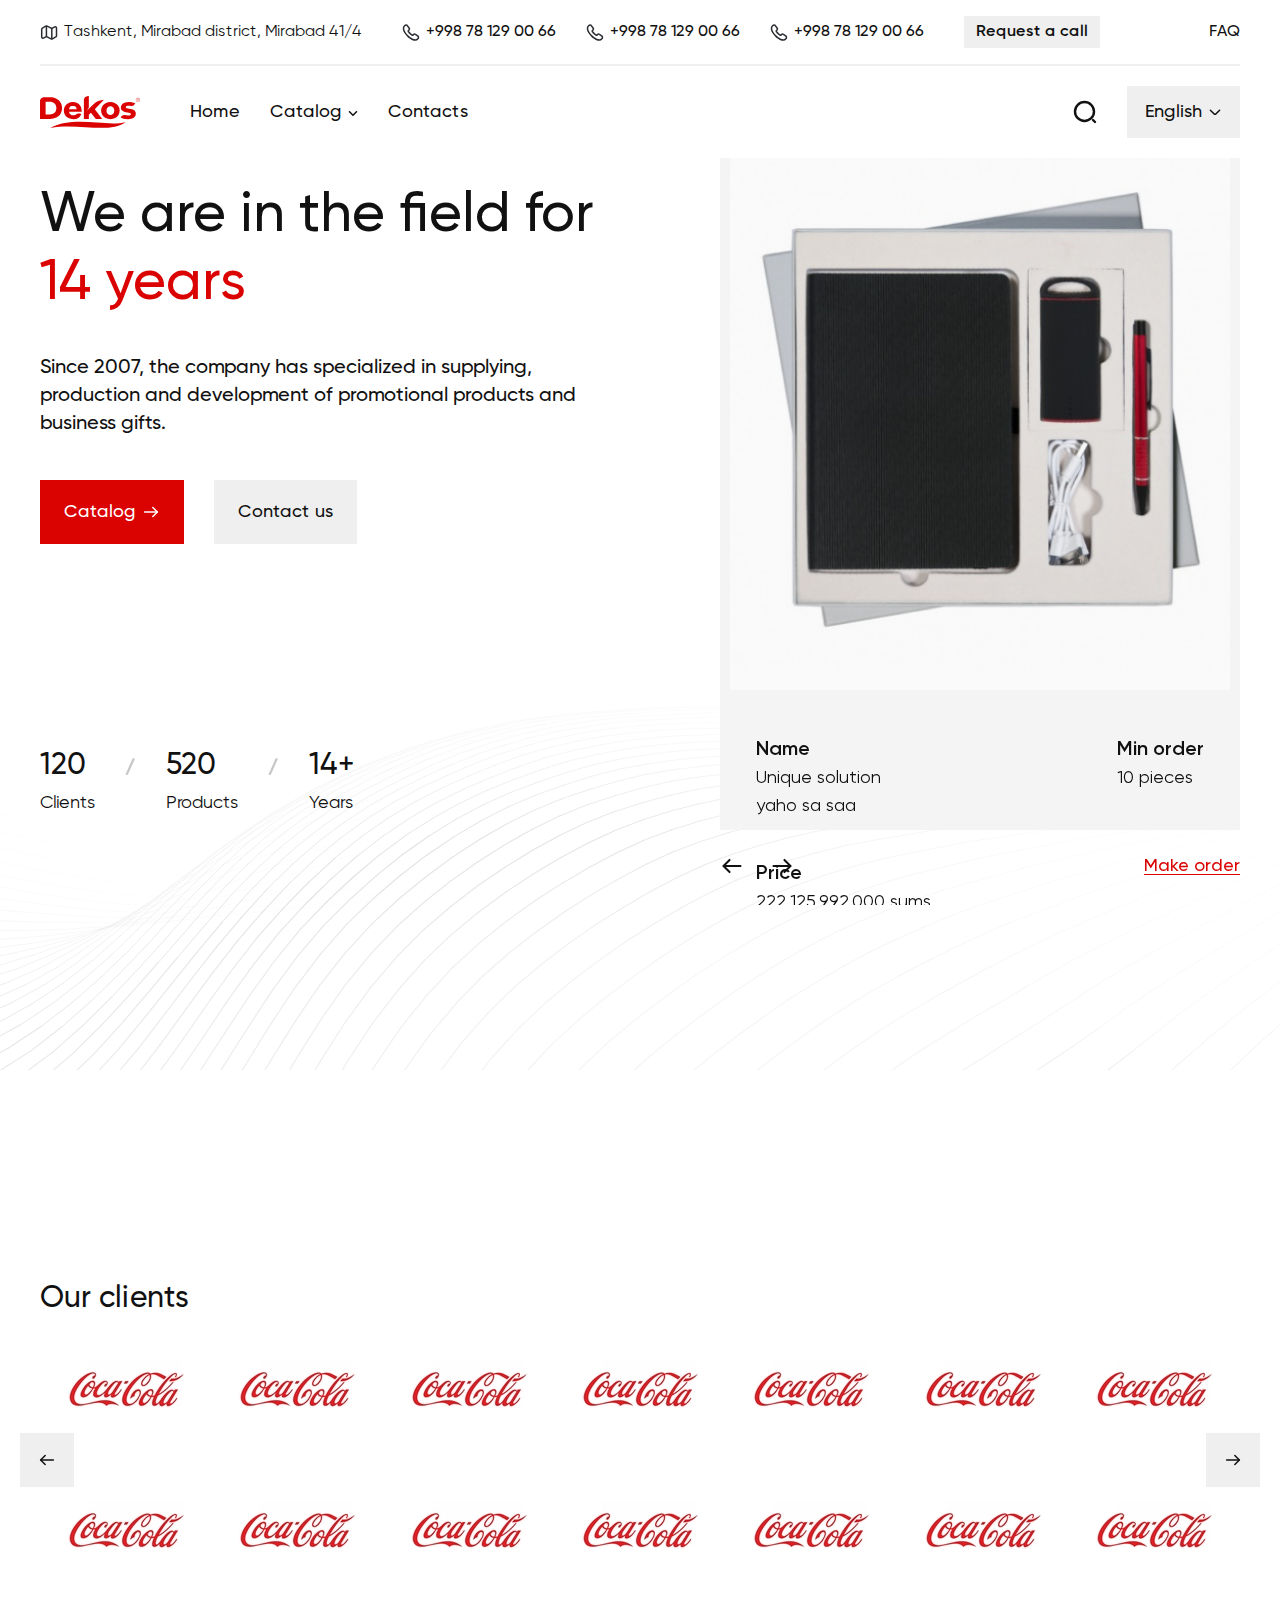
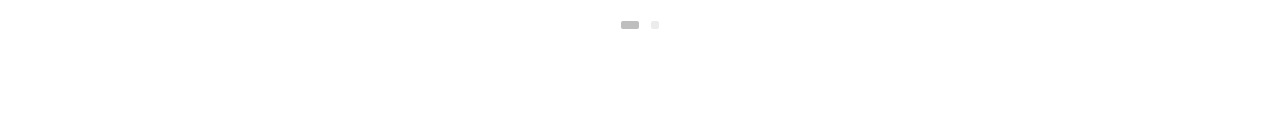
<file: layouts/index.html>
<!DOCTYPE html>
<html lang="en">
<head>
    <meta charset="UTF-8">
    <meta http-equiv="X-UA-Compatible" content="IE=edge" />
    <meta name="viewport" content="width=device-width, initial-scale=1.0" />
    <link rel="icon" href="../assets/img/logo/dekos.svg">
    <link rel="stylesheet" href="../assets/css/base/style.css">
    <title>Dekos</title>
    <link rel="stylesheet" href="../assets/css/uikit.min.css" />
    <link rel="stylesheet" href="../assets/css/tailwind.css" />
</head>
<body>
    
    <div  id="header" uk-sticky="show-on-up: true; animation: uk-animation-slide-top; sel-target: .header; cls-active: uk-navbar-sticky bg-[#F9F9F9]; cls-inactive: uk-navbar-transparent z-[9]; top: 200;" class="navbar">
        <header class="header absolute top-0 left-0 w-full z-10 bg-[#fff]" uk-scrollspy="target: .animateRight; cls: uk-animation-slide-left-small; delay: 300;">
            
            <div class="uk-container uk-container-large">
                <div class="nav-details py-[20px] border-b-2 border-[#EFEFEF]">
                    <div class="flex items-center justify-between">
                        <ul class="uk-grid-medium uk-flex-middle" uk-grid>
                            <li class="text-[#111] uk-visible@l">
                                <a href="#" class="flex items-center hover-link">
                                    <img class="mr-[6px]" src="../assets/img/svg/nav-map.svg" alt="map">                                       
                                    <p class="text-[#111]">
                                        Tashkent, Mirabad district, Mirabad 41/4
                                    </p>
                                </a>
                            </li>
                            <li class="text-[#111]">
                                <a href="#" class="flex items-center hover-link ml-[10px]">
                                    <img class="mr-[6px]" src="../assets/img/svg/nav-call.svg" alt="call">                                       
                                    <p class="text-[#111] font-500">
                                        +998 78 129 00 66
                                    </p>
                                </a>
                            </li>
                            <li class="text-[#111] uk-visible@s">
                                <a href="#" class="flex items-center hover-link">
                                    <img class="mr-[6px]" src="../assets/img/svg/nav-call.svg" alt="call">                                       
                                    <p class="text-[#111] font-500">
                                        +998 78 129 00 66
                                    </p>
                                </a>
                            </li>
                            <li class="text-[#111] uk-visible@m">
                                <a href="#" class="flex items-center hover-link">
                                    <img class="mr-[6px]" src="../assets/img/svg/nav-call.svg" alt="call">                                       
                                    <p class="text-[#111] font-500">
                                        +998 78 129 00 66
                                    </p>
                                </a>
                            </li>
                            <li class="text-[#111] uk-visible@s">
                                <a href="contact.html" class="py-[8px] px-[12px] hover-link text-[#111] font-600 bg-[#EFEFEF] animBtnTop ml-[10px]">
                                    Request a call
                                </a>
                            </li>
                        </ul>
                        <div class="uk-visible@s">
                            <ul>
                                <li class="text-[#111]">
                                    <a href="#" class="hover-link">                                   
                                        <p class="text-[#111] font-500 uk-text-uppercase">
                                            FAQ
                                        </p>
                                    </a>
                                </li>
                            </ul>
                        </div>
                    </div>
                </div>
                <nav class="uk-flex uk-flex-middle py-[20px]" uk-grid>
                    
                    <div class="uk-navbar-left">
                        <div class="flex uk-flex-middle">
                            <div>
                                <ul>
                                    <li>
                                        <a href="index.html">
                                            <img class="w-[100px] uk-animation-fade" src="../assets/img/logo/dekos.svg" alt="Logo">
                                        </a>
                                    </li>
                                </ul>
                            </div>
                            
                            <div class="uk-visible@m ml-[50px]">
                                <ul class="uk-flex-middle uk-grid-medium" uk-grid>
                                    <li class="text-[#111]">
                                        <a href="about.html" class="text-lg font-500 text-[#111] hover-link">
                                            Home
                                        </a>
                                    </li>
                                    <li class="text-[#111] nav-item">
                                        <a href="service.html" class="text-lg font-500 text-[#111] hover-link uk-flex uk-flex-middle">
                                            <span>Catalog</span>
                                            <svg class="stroke-current ml-[6px] mt-[3px]" width="10" height="5" viewBox="0 0 10 5" fill="none" xmlns="http://www.w3.org/2000/svg">
                                                <path d="M8.5 0.75L5 4.25L1.5 0.75" stroke-width="1.5" stroke-linecap="round" stroke-linejoin="round"/>
                                            </svg>
                                        </a>
                                        <div uk-dropdown="pos: bottom-left; animation: uk-animation-slide-top-small; duration: 200" style="padding: 20px 30px 30px 24px;">
                                            <ul class="uk-nav uk-dropdown-nav">
                                                <li class="uk-parent">
                                                    <a href="./training.html" class="uk-flex uk-flex-middle uk-flex-between mt-[3px] text-lg 2xl:text-xl">
                                                        Treninglar
                                                        <img class="w-[16px] rotate-[-90deg]" src="../assets/img/svg/arrow-bottom.svg" alt="arrow">
                                                    </a>
                                                </li>
                                                <li class="uk-parent">
                                                    <a href="cours.html" class="uk-flex uk-flex-middle uk-flex-between mt-[3px] text-lg 2xl:text-xl 2xl:mt-[10px]">
                                                        Kurslar
                                                        <img class="w-[16px] rotate-[-90deg]" src="../assets/img/svg/arrow-bottom.svg" alt="arrow">
                                                    </a>
                                                </li>
                                            </ul>
                                        </div>
                                    </li>
                                    <li class="text-[#111]">
                                        <a href="FAQ.html" class="text-lg font-500 text-[#111] hover-link">
                                            Contacts
                                        </a>
                                    </li>
                                </ul>
                            </div>
                        </div>
                    </div>
                    
                    <div class="uk-navbar-right">
                        <div class="uk-flex-middle uk-grid-medium" uk-grid>
                            <div class="uk-visible@m">
                                <div>
                                    <a href="#searchModal" uk-toggle>
                                        <img class="uk-animation-fade w-[24px] h-[24px]" src="../assets/img/svg/nav-search.svg" alt="search">
                                    </a>
                                </div>
                            </div>
                            
                            <div id="searchModal" uk-modal>
                                <div class="uk-modal-dialog uk-modal-body md:p-[30px]" uk-scrollspy="target: .animateLeft; uk-animation-slide-left; delay: 200">
                                    <div>
                                        <div class="flex items-center bg-[#f8f8f8]">
                                            <svg class="stroke-current ml-[15px]" width="20" height="20" viewBox="0 0 24 24" fill="none" xmlns="http://www.w3.org/2000/svg">
                                                <path d="M11.5 21C16.7467 21 21 16.7467 21 11.5C21 6.25329 16.7467 2 11.5 2C6.25329 2 2 6.25329 2 11.5C2 16.7467 6.25329 21 11.5 21Z" stroke-width="1.5" stroke-linecap="round" stroke-linejoin="round"/>
                                                <path d="M22 22L20 20" stroke-width="1.5" stroke-linecap="round" stroke-linejoin="round"/>
                                            </svg>                                                
                                            <input class="pl-[10px] mr-[20px] py-[15px] w-full focus:outline-none bg-[#f8f8f8] text-[#1d1d1b]" placeholder="Search" type="text">
                                        </div>
                                    </div>
                                    <h3 class="text-[16px] mt-[30px] text-[#1d1d1b] font-400 uk-text-uppercase mb-[5px] text-sm" style="font-family: 'Gilroy';">Xizmatlarimiz</h3>
                                    <ul class="p-[10px] uk-grid-small uk-child-width-1-1" uk-grid>
                                        <li class="uk-parent text-[#1d1d1b] animateLeft">
                                            <a href="training.html" class="hover-link">
                                                Treninglar
                                            </a>
                                        </li>
                                        <li class="uk-parent text-[#1d1d1b] animateLeft">
                                            <a href="cours.html" class="hover-link">
                                                Kurslar
                                            </a>
                                        </li>
                                        <li class="uk-parent text-[#1d1d1b]">
                                            <a href="add.html" class="hover-link">
                                                Reklama xizmatlari
                                            </a>
                                        </li>
                                        <li class="uk-parent text-[#1d1d1b]">
                                            <a href="shows.html" class="hover-link">
                                                Tijoriy ko‘rsatuvlar
                                            </a>
                                        </li>
                                        <li class="uk-parent text-[#1d1d1b]">
                                            <a href="events.html" class="hover-link">
                                                Tadbirlar tashkillashtirish
                                            </a>
                                        </li>
                                    </ul>
                                </div>
                            </div>
                            
                            <div class="uk-visible@m">
                                <div>
                                    <a href="#" class="nav-link hover:text-[#111] hover:no-underline py-[12px] px-[18px] text-[#111] bg-[#EFEFEF] lang inline-flex font-500 items-center text-lg" uk-scrollspy="cls: uk-animation-slide-right; delay: 200;" style="animation-duration: .8s;">
                                        English
                                        <svg class="ml-[6px]" width="14" height="14" viewBox="0 0 14 14" fill="none" xmlns="http://www.w3.org/2000/svg">
                                            <path d="M11.6199 5.22083L7.81655 9.02416C7.36738 9.47333 6.63238 9.47333 6.18322 9.02416L2.37988 5.22083" stroke="#111111" stroke-width="1.5" stroke-miterlimit="10" stroke-linecap="round" stroke-linejoin="round"/>
                                        </svg>                                            
                                    </a>
                                    <div class="uk-padding-remove" style="min-width: 100px;" uk-dropdown="pos: bottom-justify;animation: uk-animation-slide-top-small; duration: 200; mode: click">
                                        
                                        <ul class="uk-grid uk-grid-small uk-flex-middle uk-flex-column uk-padding-small" uk-grid >
                                            <li class="uk-width-auto text-[#111]">
                                                <a href="https://estetclinic.uz/ru" class="text-lg hover-link text-[#111] font-500">
                                                    RU
                                                </a>
                                            </li>
                                            <li class="uk-width-auto text-[#111]">
                                                <a href="https://estetclinic.uz/en" class="text-lg hover-link text-[#111] font-500">
                                                    EN
                                                </a>
                                            </li>
                                        </ul>
                                    </div>
                                </div>
                            </div>
                            
                            <div class="uk-hidden@m">
                                <div class="text-[#1d1d1b]">
                                    <a href="javascript:void(0);" uk-toggle="target: #offcanvas-flip" class="text-[#1d1d1b] hover-link">
                                        <ul class="uk-flex uk-flex-column space-y-[3px]">
                                            <li>
                                                <hr class="border-none w-[24px] h-[3px] bg-[#DA0302]">
                                            </li>
                                            <li>
                                                <hr class="border-none w-[24px] h-[3px] bg-[#DA0302]">
                                            </li>
                                            <li>
                                                <hr class="border-none w-[24px] h-[3px] bg-[#DA0302]">
                                            </li>
                                        </ul>                                           
                                    </a>
                                </div>
                                
                                <div id="offcanvas-flip" uk-offcanvas="flip: true; overlay: true">
                                    <div class="uk-offcanvas-bar">
                                        
                                        <div class="uk-flex uk-flex-right">
                                            <button class="uk-offcanvas-close" type="button" uk-close>
                                                <svg  xmlns="http://www.w3.org/2000/svg" viewBox="0 0 24 24" width="24" height="24"><path fill="none" d="M0 0h24v24H0z"/><path d="M12 10.586l4.95-4.95 1.414 1.414-4.95 4.95 4.95 4.95-1.414 1.414-4.95-4.95-4.95 4.95-1.414-1.414 4.95-4.95-4.95-4.95L7.05 5.636z"/></svg>
                                            </button>
                                        </div>
                                        
                                        <ul class="mt-[20px] items-end uk-flex-column uk-grid-small uk-text-uppercase uk-child-width-1-1" uk-grid uk-scrollspy="target: .animBottom; cls: uk-animation-slide-top-small; delay: 100; repeat: true">
                                            <li class="uk-flex uk-flex-right">
                                                <a href="service.html" class="font-400 animBottom">
                                                    Xizmatlar
                                                </a>
                                            </li>
                                            <div>
                                                <hr class="border-none w-full h-[1px] bg-[#fff] bg-opacity-[0.06]">
                                            </div>
                                            <li class="uk-flex uk-flex-right">
                                                <a href="about.html" class="font-400 animBottom">
                                                    Biz haqimizda
                                                </a>
                                            </li>
                                            <div>
                                                <hr class="border-none w-full h-[1px] bg-[#fff] bg-opacity-[0.06]">
                                            </div>
                                            <li class="uk-flex uk-flex-right">
                                                <a href="cours.html" class="font-400 animBottom">
                                                    Kurslar
                                                </a>
                                            </li>
                                            <div>
                                                <hr class="border-none w-full h-[1px] bg-[#fff] bg-opacity-[0.06]">
                                            </div>
                                            <li class="uk-flex uk-flex-right">
                                                <a href="training.html" class="font-400 animBottom">
                                                    Treninglar
                                                </a>
                                            </li>
                                            <div>
                                                <hr class="border-none w-full h-[1px] bg-[#fff] bg-opacity-[0.06]">
                                            </div>
                                            <li class="uk-flex uk-flex-right">
                                                <a href="shows.html" class="font-400 animBottom">
                                                    Tijoriy ko‘rsatuvlar
                                                </a>
                                            </li>
                                            <div>
                                                <hr class="border-none w-full h-[1px] bg-[#fff] bg-opacity-[0.06]">
                                            </div>
                                            <li class="uk-flex uk-flex-right">
                                                <a href="events.html" class="font-400 animBottom">
                                                    Tadbirlar tashkillashtirish
                                                </a>
                                            </li>
                                            <div>
                                                <hr class="border-none w-full h-[1px] bg-[#fff] bg-opacity-[0.06]">
                                            </div>
                                            <li class="uk-flex uk-flex-right">
                                                <a href="add.html" class="font-400 animBottom">
                                                    Reklama xizmatlari
                                                </a>
                                            </li>
                                            <div>
                                                <hr class="border-none w-full h-[1px] bg-[#fff] bg-opacity-[0.06]">
                                            </div>
                                            <li class="uk-flex uk-flex-right">
                                                <a href="contact.html" class="font-400 animBottom">
                                                    Kontakt
                                                </a>
                                            </li>
                                            <div>
                                                <hr class="border-none w-full h-[1px] bg-[#fff] bg-opacity-[0.06]">
                                            </div>
                                            <li class="uk-flex uk-flex-right">
                                                <a href="FAQ.html" class="font-400 animBottom">
                                                    FAQ
                                                </a>
                                            </li>
                                            <div>
                                                <hr class="border-none w-full h-[1px] bg-[#fff] bg-opacity-[0.06]">
                                            </div>
                                            <li class="uk-flex uk-flex-right">
                                                <ul class="uk-grid-small uk-flex-middle" uk-grid>
                                                    <li class="text-[#fff]">
                                                        <a href="#" class="text-[#fff] font-400 hover-link animBottom">UZ</a>
                                                    </li>
                                                    <li>
                                                        <hr class="border-none w-[1px] h-[16px] bg-[#fff] bg-opacity-[0.06]">
                                                    </li>
                                                    <li class="text-[#fff]">
                                                        <a href="#" class="text-[#fff] font-400 hover-link animBottom">RU</a>
                                                    </li>
                                                    <li>
                                                        <hr class="border-none w-[1px] h-[16px] bg-[#fff] bg-opacity-[0.06]">
                                                    </li>
                                                    <li class="text-[#fff]">
                                                        <a href="#" class="text-[#fff] font-400 hover-link animBottom">EN</a>
                                                    </li>
                                                </ul>
                                            </li>
                                        </ul>
                                    </div>
                                </div>
                            </div>
                        </div>
                    </div>
                    
                    
                </nav>
            </div>
            
        </header>
    </div>
    
    <main class="main-section uk-section uk-position-relative uk-overflow-hidden uk-padding-remove-top z-[1] uk-background-bottom-center" uk-scrollspy="target: .animTop; cls: uk-animation-slide-top-medium; delay: 200; repeat: true">
        <div>
            <ul class="uk-padding-remove">
                <li class="main-contents-wrapper uk-height-1-1 uk-cover-container h-[100vh]" style="min-height: 720px;">
                    <div class="left-1/2 top-1/2 absolute w-full -translate-y-1/2 uk-container uk-container-large -translate-x-1/2">
                        <div class="uk-container uk-container-large relative">
                            
                            <div class="main-section-contents pt-[172px] uk-child-width-1-2@l uk-flex-middle" uk-grid>
                                <div>
                                    <h1 class="font-gilroy font-500 text-[36px] sm:text-[48px] xl:text-[56px] 2xl:text-[72px] text-[#111]">
                                        We are in the
                                        field for <span class="text-[#DA0302]">14 years</span>
                                    </h1>
                                    <p class="text-xl 2xl:text-2xl mt-[36px] font-500 text-[#111]">
                                        Since 2007, the company has specialized in supplying,
                                        production and development of promotional
                                        products and business gifts.
                                    </p>
                                    <div class="pt-[42px]">
                                        <div class="uk-grid-medium uk-flex-middle" uk-grid>
                                            <div>
                                                <a href="#" class="hover:text-[#fff] hover:no-underline py-[18px] px-[24px] inline-flex text-[#fff] bg-[#DA0302] font-500 items-center text-lg">
                                                    Catalog
                                                    <svg class="ml-[6px]" width="18" height="18" viewBox="0 0 18 18" fill="none" xmlns="http://www.w3.org/2000/svg">
                                                        <path d="M10.8225 4.44751L15.375 9.00001L10.8225 13.5525" stroke="white" stroke-width="1.5" stroke-miterlimit="10" stroke-linecap="round" stroke-linejoin="round"/>
                                                        <path d="M2.625 9H15.2475" stroke="white" stroke-width="1.5" stroke-miterlimit="10" stroke-linecap="round" stroke-linejoin="round"/>
                                                    </svg>                                                                              
                                                </a>
                                            </div>
                                            <div>
                                                <a href="#" class="hover:text-[#111] hover:no-underline py-[18px] px-[24px] inline-flex text-[#111] bg-[#EFEFEF] font-500 items-center text-lg">
                                                    Contact us                                                                          
                                                </a>
                                            </div>
                                        </div>
                                    </div>
                                    
                                    <div class="main-content-info-digitals mt-[200px] 2xl:mt-[240px] uk-grid-medium uk-flex-wrap" uk-grid>
                                        <div class="flex flex-col">
                                            <p class="font-500 text-[30px] text-[#111]">
                                                120
                                            </p>
                                            <p class="text-lg text-[#111]">
                                                Clients
                                            </p>
                                        </div>
                                        <div>
                                            <div class="mt-[5px]">
                                                <svg width="11" height="36" viewBox="0 0 11 36" fill="none" xmlns="http://www.w3.org/2000/svg">
                                                    <g opacity="0.24">
                                                        <path d="M1.8 25.8H0.36L7.56 9.6H9L1.8 25.8Z" fill="#111111"/>
                                                        <path d="M2.8 25.8H1.36L8.56 9.6H10L2.8 25.8Z" fill="#111111"/>
                                                    </g>
                                                </svg> 
                                            </div>                                               
                                        </div>
                                        <div class="flex flex-col">
                                            <p class="font-500 text-[30px] text-[#111]">
                                                520
                                            </p>
                                            <p class="text-lg text-[#111]">
                                                Products
                                            </p>
                                        </div>
                                        <div>
                                            <div class="mt-[5px]">
                                                <svg width="11" height="36" viewBox="0 0 11 36" fill="none" xmlns="http://www.w3.org/2000/svg">
                                                    <g opacity="0.24">
                                                        <path d="M1.8 25.8H0.36L7.56 9.6H9L1.8 25.8Z" fill="#111111"/>
                                                        <path d="M2.8 25.8H1.36L8.56 9.6H10L2.8 25.8Z" fill="#111111"/>
                                                    </g>
                                                </svg> 
                                            </div>                                               
                                        </div>
                                        <div class="flex flex-col">
                                            <p class="font-500 text-[30px] text-[#111]">
                                                14+
                                            </p>
                                            <p class="text-lg text-[#111]">
                                                Years
                                            </p>
                                        </div>
                                    </div>
                                </div>
                                
                                <div class="flex justify-end uk-visible@l">
                                    <div class="w-[520px]">
                                        <div class="">        
                                            <div class="uk-position-relative uk-visible-toggle" tabindex="-1" uk-slideshow="animation: fade">
                                                
                                                <ul class="uk-slideshow-items h-[810px]">
                                                    <li>
                                                        <div>
                                                            <div class="flex flex-col">
                                                                <div class="bg-[#FAFAFA] border-[10px] border-[#F4F4F4]">
                                                                    <img class="w-full h-[585px]" src="../assets/img/main/main-img.png" alt="img">
                                                                </div>
                                                                <div class="bg-[#F4F4F4] p-[36px] h-[130px]">
                                                                    <div class="uk-flex-between" uk-grid>
                                                                        <div class="flex flex-col w-[180px]">
                                                                            <h3 class="text-[#111] text-xl font-600 font-gilroy">Name</h3>
                                                                            <p class="text-[#111] text-lg">Unique solution yaho sa saa</p>
                                                                        </div>
                                                                        <div class="flex flex-col w-[150px]">
                                                                            <h3 class="text-[#111] text-xl font-600 font-gilroy">Min order</h3>
                                                                            <p class="text-[#111] text-lg">10 pieces</p>
                                                                        </div>
                                                                        <div class="flex flex-col w-[150px]">
                                                                            <h3 class="text-[#111] text-xl font-600 font-gilroy">Price</h3>
                                                                            <p class="text-[#111] text-lg">222,125,992,000 sums</p>
                                                                        </div>
                                                                    </div>
                                                                </div>
                                                            </div>
                                                        </div>
                                                    </li>
                                                    <li>
                                                        <div>
                                                            <div class="flex flex-col">
                                                                <div class="bg-[#FAFAFA] border-[10px] border-[#F4F4F4]">
                                                                    <img class="w-full h-[585px]" src="../assets/img/partners/image 7.png" alt="img">
                                                                </div>
                                                                <div class="bg-[#F4F4F4] p-[36px]">
                                                                    <div class="uk-flex-between" uk-grid>
                                                                        <div class="flex flex-col">
                                                                            <h3 class="text-[#111] text-xl font-600 font-gilroy">Name</h3>
                                                                            <p class="text-[#111] text-lg">Unique dwad</p>
                                                                        </div>
                                                                        <div class="flex flex-col">
                                                                            <h3 class="text-[#111] text-xl font-600 font-gilroy">Min order</h3>
                                                                            <p class="text-[#111] text-lg">10 pieces</p>
                                                                        </div>
                                                                        <div class="flex flex-col">
                                                                            <h3 class="text-[#111] text-xl font-600 font-gilroy">Price</h3>
                                                                            <p class="text-[#111] text-lg">599,000 sums</p>
                                                                        </div>
                                                                    </div>
                                                                </div>
                                                            </div>
                                                        </div>
                                                    </li>
                                                </ul>
                                                
                                                <a class="main-slider-arrow-left uk-position-center-left uk-position-small" href="#" uk-slidenav-previous uk-slideshow-item="previous">
                                                    <svg width="24" height="24" viewBox="0 0 24 24" fill="none" xmlns="http://www.w3.org/2000/svg">
                                                        <path d="M9.57 5.93005L3.5 12.0001L9.57 18.0701" stroke="#111111" stroke-width="2" stroke-miterlimit="10" stroke-linecap="round" stroke-linejoin="round"/>
                                                        <path d="M20.5002 12H3.67017" stroke="#111111" stroke-width="2" stroke-miterlimit="10" stroke-linecap="round" stroke-linejoin="round"/>
                                                    </svg>  
                                                </a>
                                                <a class="main-slider-arrow-right uk-position-center-right uk-position-small" href="#" uk-slidenav-next uk-slideshow-item="next">
                                                    <svg width="24" height="24" viewBox="0 0 24 24" fill="none" xmlns="http://www.w3.org/2000/svg">
                                                        <path d="M14.4299 5.93005L20.4999 12.0001L14.4299 18.0701" stroke="#111111" stroke-width="2" stroke-miterlimit="10" stroke-linecap="round" stroke-linejoin="round"/>
                                                        <path d="M3.5 12H20.33" stroke="#111111" stroke-width="2" stroke-miterlimit="10" stroke-linecap="round" stroke-linejoin="round"/>
                                                    </svg>  
                                                </a>

                                                <div class="main-slider-bottom-modal-opener text-[#DA0302]">
                                                    <a href="#" class="main-slider-bottom-modal-opener-link hover-link text-[#DA0302] text-lg font-500 relative">
                                                        Make order
                                                    </a>
                                                </div>
                                                
                                            </div>
                                            
                                        </div>
                                        <div class="uk-position-relative uk-visible-toggle uk-hidden" tabindex="-1" uk-slider="center: true; finite: true; animation: fade">
                                            
                                            <ul class="uk-slider-items uk-grid uk-grid-match" uk-height-viewport="offset-top: true; offset-bottom: 30">
                                                <li class="uk-width-1-1">
                                                    <div class="flex flex-col">
                                                        <div class="bg-[#FAFAFA] border-[10px] border-[#F4F4F4]">
                                                            <img src="../assets/img/main/main-img.png" alt="img">
                                                        </div>
                                                        <div class="bg-[#F4F4F4] p-[36px]">
                                                            <div class="uk-flex-between" uk-grid>
                                                                <div class="flex flex-col">
                                                                    <h3 class="text-[#111] text-xl font-600 font-gilroy">Name</h3>
                                                                    <p class="text-[#111] text-lg">Unique solution</p>
                                                                </div>
                                                                <div class="flex flex-col">
                                                                    <h3 class="text-[#111] text-xl font-600 font-gilroy">Min order</h3>
                                                                    <p class="text-[#111] text-lg">10 pieces</p>
                                                                </div>
                                                                <div class="flex flex-col">
                                                                    <h3 class="text-[#111] text-xl font-600 font-gilroy">Price</h3>
                                                                    <p class="text-[#111] text-lg">599,000 sums</p>
                                                                </div>
                                                            </div>
                                                        </div>
                                                    </div>
                                                </li>
                                                <li class="uk-width-1-1">
                                                    <div class="flex flex-col">
                                                        <div class="bg-[#FAFAFA] border-[10px] border-[#F4F4F4]">
                                                            <img src="../assets/img/main/main-img.png" alt="img">
                                                        </div>
                                                        <div class="bg-[#F4F4F4] p-[36px]">
                                                            <div class="uk-flex-between" uk-grid>
                                                                <div class="flex flex-col">
                                                                    <h3 class="text-[#111] text-xl font-600 font-gilroy">Name</h3>
                                                                    <p class="text-[#111] text-lg">Unique solution</p>
                                                                </div>
                                                                <div class="flex flex-col">
                                                                    <h3 class="text-[#111] text-xl font-600 font-gilroy">Min order</h3>
                                                                    <p class="text-[#111] text-lg">10 pieces</p>
                                                                </div>
                                                                <div class="flex flex-col">
                                                                    <h3 class="text-[#111] text-xl font-600 font-gilroy">Price</h3>
                                                                    <p class="text-[#111] text-lg">599,000 sums</p>
                                                                </div>
                                                            </div>
                                                        </div>
                                                    </div>
                                                </li>
                                            </ul>
                                            
                                            <a class="uk-position-center-left uk-position-small main-slider-arrow-left" href="#" uk-slidenav-previous uk-slider-item="previous">
                                                <svg width="24" height="24" viewBox="0 0 24 24" fill="none" xmlns="http://www.w3.org/2000/svg">
                                                    <path d="M9.57 5.93005L3.5 12.0001L9.57 18.0701" stroke="#111111" stroke-width="2" stroke-miterlimit="10" stroke-linecap="round" stroke-linejoin="round"/>
                                                    <path d="M20.5002 12H3.67017" stroke="#111111" stroke-width="2" stroke-miterlimit="10" stroke-linecap="round" stroke-linejoin="round"/>
                                                </svg>                                                    
                                            </a>
                                            <a class="uk-position-center-right uk-position-small main-slider-arrow-right" href="#" uk-slidenav-next uk-slider-item="next">
                                                <svg width="24" height="24" viewBox="0 0 24 24" fill="none" xmlns="http://www.w3.org/2000/svg">
                                                    <path d="M14.4299 5.93005L20.4999 12.0001L14.4299 18.0701" stroke="#111111" stroke-width="2" stroke-miterlimit="10" stroke-linecap="round" stroke-linejoin="round"/>
                                                    <path d="M3.5 12H20.33" stroke="#111111" stroke-width="2" stroke-miterlimit="10" stroke-linecap="round" stroke-linejoin="round"/>
                                                </svg>                                                    
                                            </a>
                                            
                                            <div class="main-slider-bottom-modal-opener">
                                                <a href="#" class="main-slider-bottom-modal-opener-link text-[#DA0302] text-lg font-500 relative">
                                                    Make order
                                                </a>
                                            </div>
                                            
                                        </div>
                                    </div>
                                </div>
                            </div>
                            
                        </div>
                    </div>
                    
                    
                </li>
            </ul>
        </div>
        
    </main>

    <section class="additional-section-main uk-section">
        <div class="uk-container">
            <div class="flex justify-center uk-hidden@l">
                <div class="w-full md:w-[585px]">
                    <div class="">        
                        <div class="uk-position-relative uk-visible-toggle" tabindex="-1" uk-slideshow="animation: fade">
                            
                            <ul class="uk-slideshow-items h-[810px] additional-section-main-list">
                                <li>
                                    <div>
                                        <div class="flex flex-col">
                                            <div class="bg-[#FAFAFA] border-[10px] border-[#F4F4F4] flex justify-center">
                                                <img class="w-auto h-[585px]" src="../assets/img/main/main-img.png" alt="img">
                                            </div>
                                            <div class="bg-[#F4F4F4] p-[36px] sm:h-[130px]">
                                                <div class="uk-flex-between" uk-grid>
                                                    <div class="flex flex-col sm:w-[180px]">
                                                        <h3 class="text-[#111] text-xl font-600 font-gilroy">Name</h3>
                                                        <p class="text-[#111] text-lg">Unique solution yaho sa saa</p>
                                                    </div>
                                                    <div class="flex flex-col sm:w-[150px]">
                                                        <h3 class="text-[#111] text-xl font-600 font-gilroy">Min order</h3>
                                                        <p class="text-[#111] text-lg">10 pieces</p>
                                                    </div>
                                                    <div class="flex flex-col sm:w-[150px]">
                                                        <h3 class="text-[#111] text-xl font-600 font-gilroy">Price</h3>
                                                        <p class="text-[#111] text-lg">222,125,992,000 sums</p>
                                                    </div>
                                                </div>
                                            </div>
                                        </div>
                                    </div>
                                </li>
                                <li>
                                    <div>
                                        <div class="flex flex-col">
                                            <div class="bg-[#FAFAFA] border-[10px] border-[#F4F4F4] flex justify-center">
                                                <img class="w-auto h-[585px]" src="../assets/img/partners/image 7.png" alt="img">
                                            </div>
                                            <div class="bg-[#F4F4F4] p-[36px] sm:h-[130px]">
                                                <div class="uk-flex-between" uk-grid>
                                                    <div class="flex flex-col sm:w-[180px]">
                                                        <h3 class="text-[#111] text-xl font-600 font-gilroy">Name</h3>
                                                        <p class="text-[#111] text-lg">Unique solution yaho sa saa</p>
                                                    </div>
                                                    <div class="flex flex-col sm:w-[150px]">
                                                        <h3 class="text-[#111] text-xl font-600 font-gilroy">Min order</h3>
                                                        <p class="text-[#111] text-lg">10 pieces</p>
                                                    </div>
                                                    <div class="flex flex-col sm:w-[150px]">
                                                        <h3 class="text-[#111] text-xl font-600 font-gilroy">Price</h3>
                                                        <p class="text-[#111] text-lg">222,125,992,000 sums</p>
                                                    </div>
                                                </div>
                                            </div>
                                        </div>
                                    </div>
                                </li>
                            </ul>
                            
                            <a class="main-slider-arrow-left uk-position-center-left uk-position-small" href="#" uk-slidenav-previous uk-slideshow-item="previous">
                                <svg width="24" height="24" viewBox="0 0 24 24" fill="none" xmlns="http://www.w3.org/2000/svg">
                                    <path d="M9.57 5.93005L3.5 12.0001L9.57 18.0701" stroke="#111111" stroke-width="2" stroke-miterlimit="10" stroke-linecap="round" stroke-linejoin="round"/>
                                    <path d="M20.5002 12H3.67017" stroke="#111111" stroke-width="2" stroke-miterlimit="10" stroke-linecap="round" stroke-linejoin="round"/>
                                </svg>  
                            </a>
                            <a class="main-slider-arrow-right uk-position-center-right uk-position-small" href="#" uk-slidenav-next uk-slideshow-item="next">
                                <svg width="24" height="24" viewBox="0 0 24 24" fill="none" xmlns="http://www.w3.org/2000/svg">
                                    <path d="M14.4299 5.93005L20.4999 12.0001L14.4299 18.0701" stroke="#111111" stroke-width="2" stroke-miterlimit="10" stroke-linecap="round" stroke-linejoin="round"/>
                                    <path d="M3.5 12H20.33" stroke="#111111" stroke-width="2" stroke-miterlimit="10" stroke-linecap="round" stroke-linejoin="round"/>
                                </svg>  
                            </a>

                            <div class="main-slider-bottom-modal-opener text-[#DA0302]">
                                <a href="#" class="main-slider-bottom-modal-opener-link hover-link text-[#DA0302] text-lg font-500 relative">
                                    Make order
                                </a>
                            </div>
                            
                        </div>
                        
                    </div>
                    <div class="uk-position-relative uk-visible-toggle uk-hidden" tabindex="-1" uk-slider="center: true; finite: true; animation: fade">
                        
                        <ul class="uk-slider-items uk-grid uk-grid-match" uk-height-viewport="offset-top: true; offset-bottom: 30">
                            <li class="uk-width-1-1">
                                <div class="flex flex-col">
                                    <div class="bg-[#FAFAFA] border-[10px] border-[#F4F4F4]">
                                        <img src="../assets/img/main/main-img.png" alt="img">
                                    </div>
                                    <div class="bg-[#F4F4F4] p-[36px]">
                                        <div class="uk-flex-between" uk-grid>
                                            <div class="flex flex-col">
                                                <h3 class="text-[#111] text-xl font-600 font-gilroy">Name</h3>
                                                <p class="text-[#111] text-lg">Unique solution</p>
                                            </div>
                                            <div class="flex flex-col">
                                                <h3 class="text-[#111] text-xl font-600 font-gilroy">Min order</h3>
                                                <p class="text-[#111] text-lg">10 pieces</p>
                                            </div>
                                            <div class="flex flex-col">
                                                <h3 class="text-[#111] text-xl font-600 font-gilroy">Price</h3>
                                                <p class="text-[#111] text-lg">599,000 sums</p>
                                            </div>
                                        </div>
                                    </div>
                                </div>
                            </li>
                            <li class="uk-width-1-1">
                                <div class="flex flex-col">
                                    <div class="bg-[#FAFAFA] border-[10px] border-[#F4F4F4]">
                                        <img src="../assets/img/main/main-img.png" alt="img">
                                    </div>
                                    <div class="bg-[#F4F4F4] p-[36px]">
                                        <div class="uk-flex-between" uk-grid>
                                            <div class="flex flex-col">
                                                <h3 class="text-[#111] text-xl font-600 font-gilroy">Name</h3>
                                                <p class="text-[#111] text-lg">Unique solution</p>
                                            </div>
                                            <div class="flex flex-col">
                                                <h3 class="text-[#111] text-xl font-600 font-gilroy">Min order</h3>
                                                <p class="text-[#111] text-lg">10 pieces</p>
                                            </div>
                                            <div class="flex flex-col">
                                                <h3 class="text-[#111] text-xl font-600 font-gilroy">Price</h3>
                                                <p class="text-[#111] text-lg">599,000 sums</p>
                                            </div>
                                        </div>
                                    </div>
                                </div>
                            </li>
                        </ul>
                        
                        <a class="uk-position-center-left uk-position-small main-slider-arrow-left" href="#" uk-slidenav-previous uk-slider-item="previous">
                            <svg width="24" height="24" viewBox="0 0 24 24" fill="none" xmlns="http://www.w3.org/2000/svg">
                                <path d="M9.57 5.93005L3.5 12.0001L9.57 18.0701" stroke="#111111" stroke-width="2" stroke-miterlimit="10" stroke-linecap="round" stroke-linejoin="round"/>
                                <path d="M20.5002 12H3.67017" stroke="#111111" stroke-width="2" stroke-miterlimit="10" stroke-linecap="round" stroke-linejoin="round"/>
                            </svg>                                                    
                        </a>
                        <a class="uk-position-center-right uk-position-small main-slider-arrow-right" href="#" uk-slidenav-next uk-slider-item="next">
                            <svg width="24" height="24" viewBox="0 0 24 24" fill="none" xmlns="http://www.w3.org/2000/svg">
                                <path d="M14.4299 5.93005L20.4999 12.0001L14.4299 18.0701" stroke="#111111" stroke-width="2" stroke-miterlimit="10" stroke-linecap="round" stroke-linejoin="round"/>
                                <path d="M3.5 12H20.33" stroke="#111111" stroke-width="2" stroke-miterlimit="10" stroke-linecap="round" stroke-linejoin="round"/>
                            </svg>                                                    
                        </a>
                        
                        <div class="main-slider-bottom-modal-opener">
                            <a href="#" class="main-slider-bottom-modal-opener-link text-[#DA0302] text-lg font-500 relative">
                                Make order
                            </a>
                        </div>
                        
                    </div>
                </div>
            </div>
        </div>
    </section>
    
    <section class="uk-section clients-section uk-overflow-hidden">
        <div>
            <div class="uk-container uk-container-large">
                <h2 class="heading text-[#111] font-500">Our clients</h2>
            </div>
            <div class="uk-slider-container-offset" uk-slider="clsActivated: uk-transition-active; center: true;">
                <div class="uk-position-relative uk-visible-toggle" tabindex="-1">
                
                    <ul class="uk-slider-items uk-grid">
                        <li class="uk-width-1-1">
                            <div class="uk-container uk-container-large">
                                <ul class="clients-list">
                                    <li>
                                        <img src="../assets/img/partners/image 7.png" alt="client">
                                    </li>
                                    <li>
                                        <img src="../assets/img/partners/image 7.png" alt="">
                                    </li>
                                    <li>
                                        <img src="../assets/img/partners/image 7.png" alt="">
                                    </li>
                                    <li>
                                        <img src="../assets/img/partners/image 7.png" alt="">
                                    </li>
                                    <li>
                                        <img src="../assets/img/partners/image 7.png" alt="">
                                    </li>
                                    <li>
                                        <img src="../assets/img/partners/image 7.png" alt="">
                                    </li>
                                    <li>
                                        <img src="../assets/img/partners/image 7.png" alt="">
                                    </li>
                                    <li>
                                        <img src="../assets/img/partners/image 7.png" alt="">
                                    </li>
                                    <li>
                                        <img src="../assets/img/partners/image 7.png" alt="">
                                    </li>
                                    <li>
                                        <img src="../assets/img/partners/image 7.png" alt="">
                                    </li>
                                    <li>
                                        <img src="../assets/img/partners/image 7.png" alt="">
                                    </li>
                                    <li>
                                        <img src="../assets/img/partners/image 7.png" alt="">
                                    </li>
                                    <li>
                                        <img src="../assets/img/partners/image 7.png" alt="">
                                    </li>
                                    <li>
                                        <img src="../assets/img/partners/image 7.png" alt="" >
                                    </li>
                                </ul>
                            </div>
                        </li>
                        <li class="uk-width-1-1">
                            <div class="uk-container uk-container-large">
                                <ul class="clients-list">
                                    <li>
                                        <img src="../assets/img/partners/image 7.png" alt="">
                                    </li>
                                    <li>
                                        <img src="../assets/img/partners/image 7.png" alt="">
                                    </li>
                                    <li>
                                        <img src="../assets/img/partners/image 7.png" alt="">
                                    </li>
                                    <li>
                                        <img src="../assets/img/partners/image 7.png" alt="">
                                    </li>
                                    <li>
                                        <img src="../assets/img/partners/image 7.png" alt="">
                                    </li>
                                    <li>
                                        <img src="../assets/img/partners/image 7.png" alt="">
                                    </li>
                                    <li>
                                        <img src="../assets/img/partners/image 7.png" alt="">
                                    </li>
                                    <li>
                                        <img src="../assets/img/partners/image 7.png" alt="">
                                    </li>
                                    <li>
                                        <img src="../assets/img/partners/image 7.png" alt="">
                                    </li>
                                    <li>
                                        <img src="../assets/img/partners/image 7.png" alt="">
                                    </li>
                                    <li>
                                        <img src="../assets/img/partners/image 7.png" alt="">
                                    </li>
                                    <li>
                                        <img src="../assets/img/partners/image 7.png" alt="">
                                    </li>
                                    <li>
                                        <img src="../assets/img/partners/image 7.png" alt="">
                                    </li>
                                    <li>
                                        <img src="../assets/img/partners/image 7.png" alt="" >
                                    </li>
                                </ul>
                            </div>
                        </li>
                    </ul>
    
                    
                    
                    <a class="clients-slider-left-btn uk-position-center-left uk-position-small" href="#" uk-slidenav-previous uk-slider-item="previous">
                        <svg width="18" height="18" viewBox="0 0 18 18" fill="none" xmlns="http://www.w3.org/2000/svg">
                            <path d="M7.17749 13.5525L2.62499 8.99999L7.17749 4.44749" stroke="#111111" stroke-width="1.5" stroke-miterlimit="10" stroke-linecap="round" stroke-linejoin="round"/>
                            <path d="M15.375 9L2.7525 9" stroke="#111111" stroke-width="1.5" stroke-miterlimit="10" stroke-linecap="round" stroke-linejoin="round"/>
                        </svg>                                              
                    </a>
                    <a class="clients-slider-right-btn uk-position-center-right uk-position-small" href="#" uk-slidenav-next uk-slider-item="next">
                        <svg width="18" height="18" viewBox="0 0 18 18" fill="none" xmlns="http://www.w3.org/2000/svg">
                            <path d="M10.8225 4.44751L15.375 9.00001L10.8225 13.5525" stroke="#111111" stroke-width="1.5" stroke-miterlimit="10" stroke-linecap="round" stroke-linejoin="round"/>
                            <path d="M2.625 9H15.2475" stroke="#111111" stroke-width="1.5" stroke-miterlimit="10" stroke-linecap="round" stroke-linejoin="round"/>
                        </svg>                        
                    </a>
                    
                </div>
                <ul class="uk-slider-nav uk-dotnav uk-flex-center uk-margin"></ul>
            </div>
            
        </div>
    </section>
    
    
    <div id="overlay" class="uk-position-fixed uk-width-1-1 uk-height-1-1 uk-position-top-left uk-flex uk-flex-center uk-flex-middle" style="background-color: #fff !important; z-index: 10001;">
        <div id="loader" class="w-full h-full">
            <div class="bg-[#fff] w-full h-full flex items-center flex-col justify-center">
                <img class="w-[100px] sm:w-[220px] mb-[30px]" src="../assets/img/logo/dekos.svg" alt="Dekos">
                <h1 class="loader-title font-600 tracking-[1px] text-[#111] font-gilroy">Loading</h1>
            </div>
        </div>
    </div>
    
    <script src="../assets/js/uikit-icons.min.js"></script>
    <script src="../assets/js/uikit.min.js"></script>
    <script src="../assets/js/main.js"></script>
    
</body>
</html>
</file>
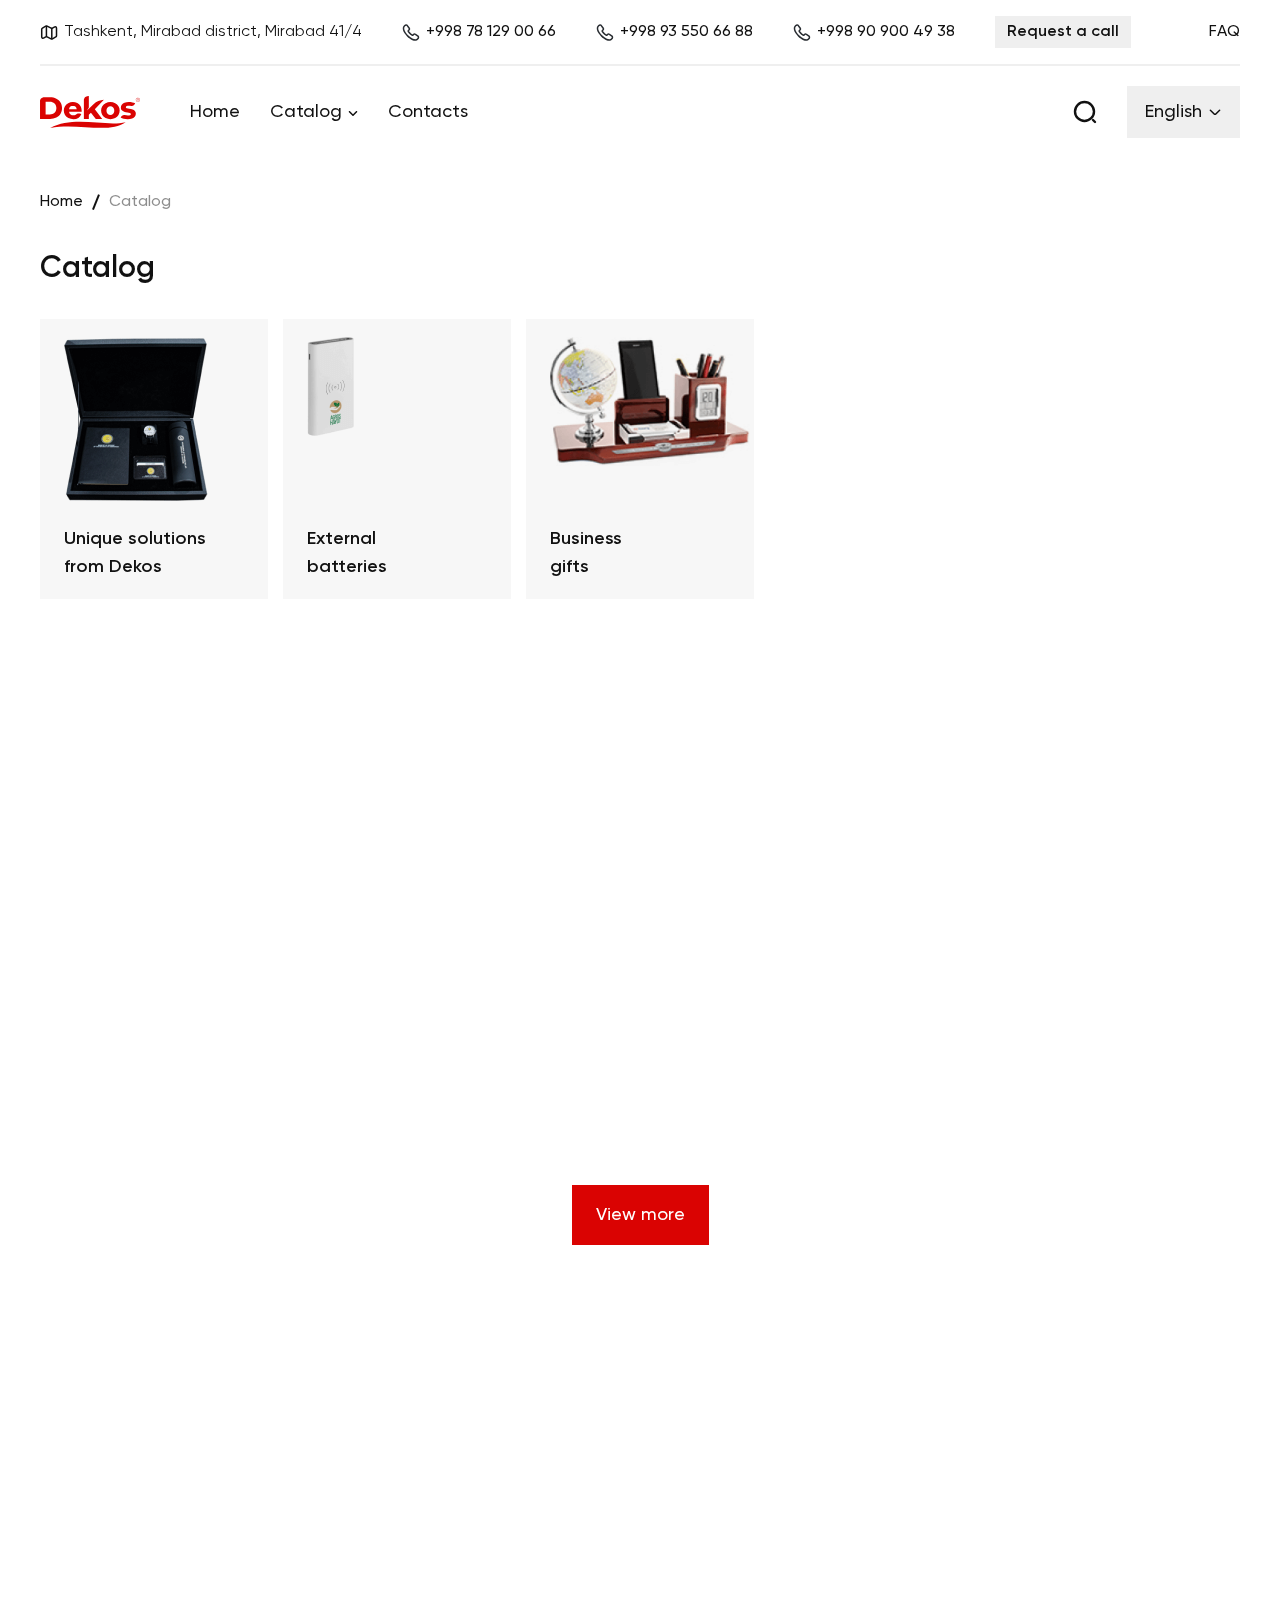
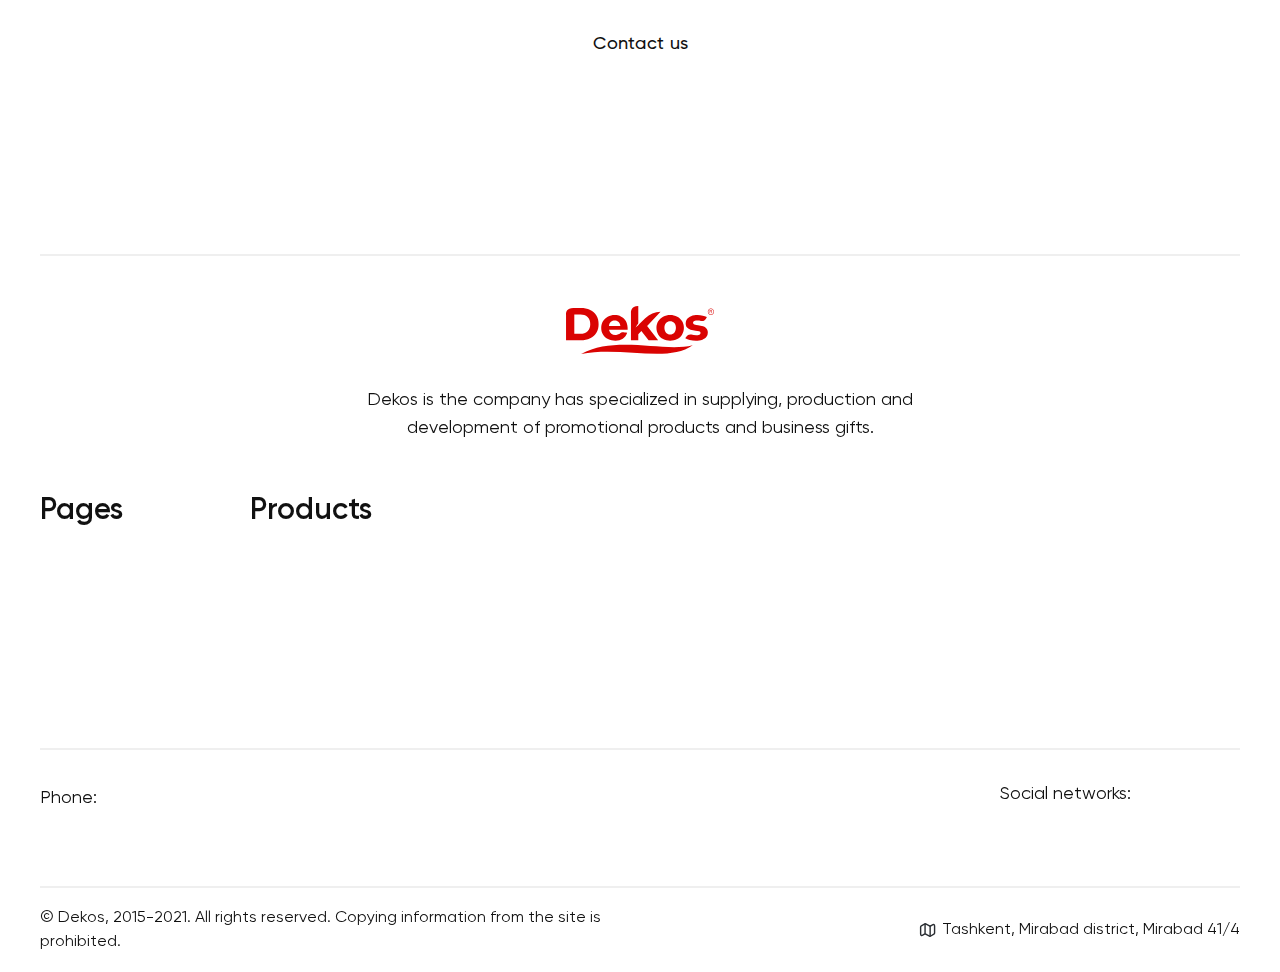
<file: catalog.html>
<!DOCTYPE html>
<html lang="en">
<head>
    <meta charset="UTF-8">
    <meta http-equiv="X-UA-Compatible" content="IE=edge" />
    <meta name="viewport" content="width=device-width, initial-scale=1.0" />
    <link rel="icon" href="../assets/img/logo/dekos.svg">
    <link rel="stylesheet" href="../assets/css/base/style.css">
    <title>Dekos</title>
    <link rel="stylesheet" href="../assets/css/uikit.min.css" />
    <link rel="stylesheet" href="../assets/css/tailwind.css" />
</head>
<body>
    
    <div  id="header" uk-sticky="show-on-up: true; animation: uk-animation-slide-top; sel-target: .header; cls-active: uk-navbar-sticky bg-[#F9F9F9]; cls-inactive: uk-navbar-transparent z-[9]; top: 200;" class="navbar">
        <header class="header absolute top-0 left-0 w-full z-10 bg-[#fff]" uk-scrollspy="target: .animateRight; cls: uk-animation-slide-left-small; delay: 100;">
            
            <div class="uk-container uk-container-large">
                <div class="nav-details py-[20px] border-b-2 border-[#EFEFEF]">
                    <div class="flex items-center justify-between">
                        <ul class="uk-grid-medium uk-flex-middle" uk-grid>
                            <li class="text-[#DA0302] uk-visible@l">
                                <a href="#" class="flex text-[#111] items-center hover-link duration-100">
                                    <svg class="mr-[6px] stroke-current" width="18" height="19" viewBox="0 0 18 19" fill="none" xmlns="http://www.w3.org/2000/svg">
                                        <path d="M1.71753 6.33498V13.6325C1.71753 15.0575 2.73003 15.6425 3.96003 14.9375L5.72253 13.9325C6.10503 13.715 6.74253 13.6925 7.14003 13.895L11.0775 15.8675C11.475 16.0625 12.1125 16.0475 12.495 15.83L15.7425 13.97C16.155 13.73 16.5 13.145 16.5 12.665V5.36748C16.5 3.94248 15.4875 3.35748 14.2575 4.06248L12.495 5.06748C12.1125 5.28498 11.475 5.30748 11.0775 5.10498L7.14003 3.13998C6.74253 2.94498 6.10503 2.95998 5.72253 3.17748L2.47503 5.03748C2.05503 5.27748 1.71753 5.86248 1.71753 6.33498Z" stroke-width="1.5" stroke-linecap="round" stroke-linejoin="round"/>
                                        <path d="M6.41992 3.5V13.25" stroke-width="1.5" stroke-linecap="round" stroke-linejoin="round"/>
                                        <path d="M11.7976 5.46484V15.4998" stroke-width="1.5" stroke-linecap="round" stroke-linejoin="round"/>
                                    </svg>                                                                        
                                    <p>
                                        Tashkent, Mirabad district, Mirabad 41/4
                                    </p>
                                </a>
                            </li>
                            <li class="text-[#111] animateRight">
                                <a href="#" class="flex items-center hover-link ml-[10px] group">
                                    <img class="mr-[6px] group-hover:scale-[1.1] group-hover:rotate-[45deg] duration-200" src="../assets/img/svg/nav-call.svg" alt="call">                                       
                                    <p class="text-[#111] font-500">
                                        +998 78 129 00 66
                                    </p>
                                </a>
                            </li>
                            <li class="text-[#111] animateRight uk-visible@s">
                                <a href="#" class="flex items-center hover-link ml-[10px] group">
                                    <img class="mr-[6px] group-hover:scale-[1.1] group-hover:rotate-[45deg] duration-200" src="../assets/img/svg/nav-call.svg" alt="call">                                       
                                    <p class="text-[#111] font-500">
                                        +998 93 550 66 88
                                    </p>
                                </a>
                            </li>
                            <li class="text-[#111] animateRight uk-visible@m">
                                <a href="#" class="flex items-center hover-link ml-[10px] group">
                                    <img class="mr-[6px] group-hover:scale-[1.1] group-hover:rotate-[45deg] duration-200" src="../assets/img/svg/nav-call.svg" alt="call">                                       
                                    <p class="text-[#111] font-500">
                                        +998 90 900 49 38
                                    </p>
                                </a>
                            </li>   
                            <li class="text-[#111] uk-visible@s">
                                <a href="contact.html" class="py-[8px] px-[12px] hover-link text-[#111] font-600 bg-[#EFEFEF] animBtnTop ml-[10px]">
                                    Request a call
                                </a>
                            </li>
                        </ul>
                        <div class="uk-visible@s">
                            <ul>
                                <li class="text-[#DA0302]">
                                    <a href="FAQ.html" class="hover-link text-[#111] duration-100">                                   
                                        <p class="font-500 uk-text-uppercase">
                                            FAQ
                                        </p>
                                    </a>
                                </li>
                            </ul>
                        </div>
                    </div>
                </div>
                <nav class="uk-flex uk-flex-middle py-[20px]" uk-grid>
                    
                    <div class="uk-navbar-left">
                        <div class="flex uk-flex-middle">
                            <div>
                                <ul>
                                    <li>
                                        <a href="index.html">
                                            <img class="w-[100px]" src="../assets/img/logo/dekos.svg" alt="Logo">
                                        </a>
                                    </li>
                                </ul>
                            </div>
                            
                            <div class="uk-visible@m ml-[50px]">
                                <ul class="uk-flex-middle uk-grid-medium" uk-grid>
                                    <li class="text-[#DA0302] animateRight">
                                        <a href="index.html" class="text-lg font-500 text-[#111] hover-link duration-100">
                                            Home
                                        </a>
                                    </li>
                                    <li class="text-[#DA0302] animateRight">
                                        <a href="catalog.html" class="group text-lg font-500 text-[#111] hover-link uk-flex uk-flex-middle duration-100">
                                            <span>Catalog</span>
                                            <svg class="stroke-current ml-[6px] mt-[3px] group-hover:rotate-[-180deg] duration-200" width="10" height="5" viewBox="0 0 10 5" fill="none" xmlns="http://www.w3.org/2000/svg">
                                                <path d="M8.5 0.75L5 4.25L1.5 0.75" stroke-width="1.5" stroke-linecap="round" stroke-linejoin="round"/>
                                            </svg>
                                        </a>
                                        <div uk-dropdown="pos: bottom-left; animation: uk-animation-slide-top-small; duration: 200" style="padding: 20px 30px 30px 24px;">
                                            <ul class="uk-nav uk-dropdown-nav uk-child-width-1-2 uk-child-width-1-3@l uk-flex-between" uk-grid>
                                                <li class="uk-parent uk-padding-remove-left">
                                                    <a href="#" class="uk-flex uk-flex-middle mt-[3px] text-lg 2xl:text-xl group">
                                                        Unique solutions
                                                        from Dekos
                                                        <svg class="hidden group-hover:block stroke-current rotate-[-90deg] ml-[10px] duration-300" width="14" height="14" viewBox="0 0 14 14" fill="none" xmlns="http://www.w3.org/2000/svg">
                                                            <path d="M11.6199 5.22083L7.81655 9.02416C7.36738 9.47333 6.63238 9.47333 6.18322 9.02416L2.37988 5.22083" stroke-width="1.5" stroke-miterlimit="10" stroke-linecap="round" stroke-linejoin="round"/>
                                                        </svg>                                                            
                                                    </a>
                                                    <a href="#" class="uk-flex uk-flex-middle mt-[3px] text-lg 2xl:text-xl group">
                                                        External
                                                        batteries
                                                        <svg class="hidden group-hover:block stroke-current rotate-[-90deg] ml-[10px] duration-300" width="14" height="14" viewBox="0 0 14 14" fill="none" xmlns="http://www.w3.org/2000/svg">
                                                            <path d="M11.6199 5.22083L7.81655 9.02416C7.36738 9.47333 6.63238 9.47333 6.18322 9.02416L2.37988 5.22083" stroke-width="1.5" stroke-miterlimit="10" stroke-linecap="round" stroke-linejoin="round"/>
                                                        </svg>                                                            
                                                    </a>
                                                    <a href="#" class="uk-flex uk-flex-middle mt-[3px] text-lg 2xl:text-xl group">
                                                        Business
                                                        gifts
                                                        <svg class="hidden group-hover:block stroke-current rotate-[-90deg] ml-[10px] duration-300" width="14" height="14" viewBox="0 0 14 14" fill="none" xmlns="http://www.w3.org/2000/svg">
                                                            <path d="M11.6199 5.22083L7.81655 9.02416C7.36738 9.47333 6.63238 9.47333 6.18322 9.02416L2.37988 5.22083" stroke-width="1.5" stroke-miterlimit="10" stroke-linecap="round" stroke-linejoin="round"/>
                                                        </svg>                                                            
                                                    </a>
                                                    <a href="#" class="uk-flex uk-flex-middle mt-[3px] text-lg 2xl:text-xl group">
                                                        Planning
                                                        products
                                                        <svg class="hidden group-hover:block stroke-current rotate-[-90deg] ml-[10px] duration-300" width="14" height="14" viewBox="0 0 14 14" fill="none" xmlns="http://www.w3.org/2000/svg">
                                                            <path d="M11.6199 5.22083L7.81655 9.02416C7.36738 9.47333 6.63238 9.47333 6.18322 9.02416L2.37988 5.22083" stroke-width="1.5" stroke-miterlimit="10" stroke-linecap="round" stroke-linejoin="round"/>
                                                        </svg>                                                            
                                                    </a>
                                                    <a href="#" class="uk-flex uk-flex-middle mt-[3px] text-lg 2xl:text-xl group">
                                                        Award
                                                        products
                                                        <svg class="hidden group-hover:block stroke-current rotate-[-90deg] ml-[10px] duration-300" width="14" height="14" viewBox="0 0 14 14" fill="none" xmlns="http://www.w3.org/2000/svg">
                                                            <path d="M11.6199 5.22083L7.81655 9.02416C7.36738 9.47333 6.63238 9.47333 6.18322 9.02416L2.37988 5.22083" stroke-width="1.5" stroke-miterlimit="10" stroke-linecap="round" stroke-linejoin="round"/>
                                                        </svg>                                                            
                                                    </a>
                                                </li>
                                                <li class="uk-parent uk-padding-remove-left">
                                                    <a href="#" class="uk-flex uk-flex-middle mt-[3px] text-lg 2xl:text-xl group">
                                                        Own
                                                        developments
                                                        <svg class="hidden group-hover:block stroke-current rotate-[-90deg] ml-[10px] duration-300" width="14" height="14" viewBox="0 0 14 14" fill="none" xmlns="http://www.w3.org/2000/svg">
                                                            <path d="M11.6199 5.22083L7.81655 9.02416C7.36738 9.47333 6.63238 9.47333 6.18322 9.02416L2.37988 5.22083" stroke-width="1.5" stroke-miterlimit="10" stroke-linecap="round" stroke-linejoin="round"/>
                                                        </svg>                                                            
                                                    </a>
                                                    <a href="#" class="uk-flex uk-flex-middle mt-[3px] text-lg 2xl:text-xl group">
                                                        Application
                                                        services
                                                        <svg class="hidden group-hover:block stroke-current rotate-[-90deg] ml-[10px] duration-300" width="14" height="14" viewBox="0 0 14 14" fill="none" xmlns="http://www.w3.org/2000/svg">
                                                            <path d="M11.6199 5.22083L7.81655 9.02416C7.36738 9.47333 6.63238 9.47333 6.18322 9.02416L2.37988 5.22083" stroke-width="1.5" stroke-miterlimit="10" stroke-linecap="round" stroke-linejoin="round"/>
                                                        </svg>                                                            
                                                    </a>
                                                    <a href="#" class="uk-flex uk-flex-middle mt-[3px] text-lg 2xl:text-xl group">
                                                        Flash
                                                        drives
                                                        <svg class="hidden group-hover:block stroke-current rotate-[-90deg] ml-[10px] duration-300" width="14" height="14" viewBox="0 0 14 14" fill="none" xmlns="http://www.w3.org/2000/svg">
                                                            <path d="M11.6199 5.22083L7.81655 9.02416C7.36738 9.47333 6.63238 9.47333 6.18322 9.02416L2.37988 5.22083" stroke-width="1.5" stroke-miterlimit="10" stroke-linecap="round" stroke-linejoin="round"/>
                                                        </svg>                                                            
                                                    </a>
                                                    <a href="#" class="uk-flex uk-flex-middle mt-[3px] text-lg 2xl:text-xl group">
                                                        Umbrella
                                                        <svg class="hidden group-hover:block stroke-current rotate-[-90deg] ml-[10px] duration-300" width="14" height="14" viewBox="0 0 14 14" fill="none" xmlns="http://www.w3.org/2000/svg">
                                                            <path d="M11.6199 5.22083L7.81655 9.02416C7.36738 9.47333 6.63238 9.47333 6.18322 9.02416L2.37988 5.22083" stroke-width="1.5" stroke-miterlimit="10" stroke-linecap="round" stroke-linejoin="round"/>
                                                        </svg>                                                            
                                                    </a>
                                                    <a href="#" class="uk-flex uk-flex-middle mt-[3px] text-lg 2xl:text-xl group">
                                                        Pens
                                                        <svg class="hidden group-hover:block stroke-current rotate-[-90deg] ml-[10px] duration-300" width="14" height="14" viewBox="0 0 14 14" fill="none" xmlns="http://www.w3.org/2000/svg">
                                                            <path d="M11.6199 5.22083L7.81655 9.02416C7.36738 9.47333 6.63238 9.47333 6.18322 9.02416L2.37988 5.22083" stroke-width="1.5" stroke-miterlimit="10" stroke-linecap="round" stroke-linejoin="round"/>
                                                        </svg>                                                            
                                                    </a>
                                                </li>
                                                <li class="uk-parent uk-padding-remove-left">
                                                    <a href="category.html" class="uk-flex uk-flex-middle mt-[3px] text-lg 2xl:text-xl group">
                                                        Promotional
                                                        souvenirs
                                                        <svg class="hidden group-hover:block stroke-current rotate-[-90deg] ml-[10px] duration-300" width="14" height="14" viewBox="0 0 14 14" fill="none" xmlns="http://www.w3.org/2000/svg">
                                                            <path d="M11.6199 5.22083L7.81655 9.02416C7.36738 9.47333 6.63238 9.47333 6.18322 9.02416L2.37988 5.22083" stroke-width="1.5" stroke-miterlimit="10" stroke-linecap="round" stroke-linejoin="round"/>
                                                        </svg>                                                            
                                                    </a>
                                                    <a href="#" class="uk-flex uk-flex-middle mt-[3px] text-lg 2xl:text-xl group">
                                                        Office
                                                        souvenirs
                                                        <svg class="hidden group-hover:block stroke-current rotate-[-90deg] ml-[10px] duration-300" width="14" height="14" viewBox="0 0 14 14" fill="none" xmlns="http://www.w3.org/2000/svg">
                                                            <path d="M11.6199 5.22083L7.81655 9.02416C7.36738 9.47333 6.63238 9.47333 6.18322 9.02416L2.37988 5.22083" stroke-width="1.5" stroke-miterlimit="10" stroke-linecap="round" stroke-linejoin="round"/>
                                                        </svg>                                                            
                                                    </a>
                                                    <a href="#" class="uk-flex uk-flex-middle mt-[3px] text-lg 2xl:text-xl group">
                                                        Bags and
                                                        folders
                                                        <svg class="hidden group-hover:block stroke-current rotate-[-90deg] ml-[10px] duration-300" width="14" height="14" viewBox="0 0 14 14" fill="none" xmlns="http://www.w3.org/2000/svg">
                                                            <path d="M11.6199 5.22083L7.81655 9.02416C7.36738 9.47333 6.63238 9.47333 6.18322 9.02416L2.37988 5.22083" stroke-width="1.5" stroke-miterlimit="10" stroke-linecap="round" stroke-linejoin="round"/>
                                                        </svg>                                                            
                                                    </a>
                                                    <a href="#" class="uk-flex uk-flex-middle mt-[3px] text-lg 2xl:text-xl group">
                                                        Textile
                                                        <svg class="hidden group-hover:block stroke-current rotate-[-90deg] ml-[10px] duration-300" width="14" height="14" viewBox="0 0 14 14" fill="none" xmlns="http://www.w3.org/2000/svg">
                                                            <path d="M11.6199 5.22083L7.81655 9.02416C7.36738 9.47333 6.63238 9.47333 6.18322 9.02416L2.37988 5.22083" stroke-width="1.5" stroke-miterlimit="10" stroke-linecap="round" stroke-linejoin="round"/>
                                                        </svg>                                                            
                                                    </a>
                                                    <a href="#" class="uk-flex uk-flex-middle mt-[3px] text-lg 2xl:text-xl group">
                                                        Tableware
                                                        <svg class="hidden group-hover:block stroke-current rotate-[-90deg] ml-[10px] duration-300" width="14" height="14" viewBox="0 0 14 14" fill="none" xmlns="http://www.w3.org/2000/svg">
                                                            <path d="M11.6199 5.22083L7.81655 9.02416C7.36738 9.47333 6.63238 9.47333 6.18322 9.02416L2.37988 5.22083" stroke-width="1.5" stroke-miterlimit="10" stroke-linecap="round" stroke-linejoin="round"/>
                                                        </svg>                                                            
                                                    </a>
                                                </li>
                                            </ul>
                                        </div>
                                    </li>
                                    <li class="text-[#DA0302] animateRight">
                                        <a href="contact.html" class="text-lg font-500 text-[#111] hover-link duration-100">
                                            Contacts
                                        </a>
                                    </li>
                                </ul>
                            </div>
                        </div>
                    </div>
                    
                    <div class="uk-navbar-right">
                        <div class="uk-flex-middle uk-grid-medium" uk-grid>
                            <div class="uk-visible@m">
                                <div>
                                    <a href="#searchModal" uk-toggle>
                                        <img class="w-[24px] h-[24px]" src="../assets/img/svg/nav-search.svg" alt="search">
                                    </a>
                                </div>
                            </div>
                            
                            <div id="searchModal" uk-modal>
                                <div class="uk-modal-dialog uk-modal-body md:p-[30px]">
                                    <div>
                                        <div class="flex items-center bg-[#EFEFEF]">
                                            <svg class="stroke-current ml-[15px]" width="20" height="20" viewBox="0 0 24 24" fill="none" xmlns="http://www.w3.org/2000/svg">
                                                <path d="M11.5 21C16.7467 21 21 16.7467 21 11.5C21 6.25329 16.7467 2 11.5 2C6.25329 2 2 6.25329 2 11.5C2 16.7467 6.25329 21 11.5 21Z" stroke-width="1.5" stroke-linecap="round" stroke-linejoin="round"/>
                                                <path d="M22 22L20 20" stroke-width="1.5" stroke-linecap="round" stroke-linejoin="round"/>
                                            </svg>                                                
                                            <input class="pl-[10px] mr-[20px] py-[15px] w-full focus:outline-none bg-[#EFEFEF] text-[#1d1d1b]" placeholder="Search" type="text">
                                        </div>
                                    </div>
                                    <h3 class="text-[16px] mt-[30px] text-[#111] font-600 uk-text-uppercase mb-[5px] text-sm" style="font-family: 'Gilroy';">Products</h3>
                                    <ul class="p-[10px] uk-grid-small uk-child-width-1-1" uk-grid>
                                        <li class="uk-parent text-[#111] animateLeft">
                                            <a href="index.html" class="hover-link text-[#111] font-500">
                                                Unique solutions
                                                from Dekos
                                            </a>
                                        </li>
                                        <li class="uk-parent text-[#111] animateLeft">
                                            <a href="index.html" class="hover-link text-[#111] font-500">
                                                External
                                                batteries
                                            </a>
                                        </li>
                                        <li class="uk-parent text-[#111] animateLeft">
                                            <a href="index.html" class="hover-link text-[#111] font-500">
                                                Business
                                                gifts
                                            </a>
                                        </li>
                                    </ul>
                                </div>
                            </div>
                            
                            <div class="uk-visible@m">
                                <div>
                                    <a href="#" class="nav-link hover:text-[#111] hover:no-underline py-[12px] px-[18px] text-[#111] bg-[#EFEFEF] focus:bg-[#DA0302] focus:text-[#fff] duration-200 lang inline-flex font-500 items-center text-lg group" style="animation-duration: .8s;">
                                        English
                                        <svg class="ml-[6px] group-focus:rotate-[-180deg] duration-200 stroke-current" width="14" height="14" viewBox="0 0 14 14" fill="none" xmlns="http://www.w3.org/2000/svg">
                                            <path d="M11.6199 5.22083L7.81655 9.02416C7.36738 9.47333 6.63238 9.47333 6.18322 9.02416L2.37988 5.22083" stroke-width="1.5" stroke-miterlimit="10" stroke-linecap="round" stroke-linejoin="round"/>
                                        </svg>                                            
                                    </a>
                                    <div class="uk-padding-remove" style="min-width: 100px;" uk-dropdown="pos: bottom-justify;animation: uk-animation-slide-top-small; duration: 200; mode: click">
                                        
                                        <ul class="uk-grid uk-grid-small uk-flex-column uk-padding-small pl-[16px]" uk-grid >
                                            <li class="uk-width-auto text-[#111]">
                                                <a href="javascript.void(0)" class="text-lg hover-link text-[#111] font-500">
                                                    Russian
                                                </a>
                                            </li>
                                            <li class="uk-width-auto text-[#111]">
                                                <a href="javascript.void(0)" class="text-lg hover-link text-[#111] font-500">
                                                    Uzbek
                                                </a>
                                            </li>
                                        </ul>
                                    </div>
                                </div>
                            </div>
                            
                            <div class="uk-hidden@m">
                                <div class="text-[#1d1d1b]">
                                    <a href="javascript:void(0);" uk-toggle="target: #offcanvas-flip" class="text-[#1d1d1b] hover-link">
                                        <ul class="uk-flex uk-flex-column space-y-[3px]">
                                            <li>
                                                <hr class="border-none w-[24px] h-[3px] bg-[#DA0302]">
                                            </li>
                                            <li>
                                                <hr class="border-none w-[24px] h-[3px] bg-[#DA0302]">
                                            </li>
                                            <li>
                                                <hr class="border-none w-[24px] h-[3px] bg-[#DA0302]">
                                            </li>
                                        </ul>                                           
                                    </a>
                                </div>
                                
                                <div id="offcanvas-flip" uk-offcanvas="flip: true; overlay: true">
                                    <div class="uk-offcanvas-bar">
                                        
                                        <div class="uk-flex uk-flex-right">
                                            <button class="uk-offcanvas-close" type="button" uk-close>
                                                <svg  xmlns="http://www.w3.org/2000/svg" viewBox="0 0 24 24" width="24" height="24"><path fill="none" d="M0 0h24v24H0z"/><path d="M12 10.586l4.95-4.95 1.414 1.414-4.95 4.95 4.95 4.95-1.414 1.414-4.95-4.95-4.95 4.95-1.414-1.414 4.95-4.95-4.95-4.95L7.05 5.636z"/></svg>
                                            </button>
                                        </div>
                                        
                                        <ul class="mt-[20px] items-end uk-flex-column uk-grid-small uk-text-uppercase uk-child-width-1-1" uk-grid uk-scrollspy="target: .animBottom; cls: uk-animation-slide-top-small; delay: 100; repeat: true">
                                            <li class="uk-flex uk-flex-right">
                                                <a href="index.html" class="font-400 animBottom">
                                                    Home
                                                </a>
                                            </li>
                                            <div>
                                                <hr class="border-none w-full h-[1px] bg-[#fff] bg-opacity-[0.06]">
                                            </div>
                                            <li class="uk-flex uk-flex-right">
                                                <a href="catalog.html" class="font-400 animBottom">
                                                    Catalog
                                                </a>
                                            </li>
                                            <div>
                                                <hr class="border-none w-full h-[1px] bg-[#fff] bg-opacity-[0.06]">
                                            </div>
                                            <li class="uk-flex uk-flex-right">
                                                <a href="contact.html" class="font-400 animBottom">
                                                    Contacts
                                                </a>
                                            </li>
                                            <div>
                                                <hr class="border-none w-full h-[1px] bg-[#fff] bg-opacity-[0.06]">
                                            </div>
                                            <li class="uk-flex uk-flex-right">
                                                <a href="FAQ.html" class="font-400 animBottom">
                                                    FAQ
                                                </a>
                                            </li>
                                            <div>
                                                <hr class="border-none w-full h-[1px] bg-[#fff] bg-opacity-[0.06]">
                                            </div>
                                            <li class="uk-flex uk-flex-right">
                                                <ul class="uk-grid-small uk-flex-middle" uk-grid>
                                                    <li class="text-[#fff]">
                                                        <a href="#" class="text-[#fff] font-400 hover-link animBottom">UZ</a>
                                                    </li>
                                                    <li>
                                                        <hr class="border-none w-[1px] h-[16px] bg-[#fff] bg-opacity-[0.06]">
                                                    </li>
                                                    <li class="text-[#fff]">
                                                        <a href="#" class="text-[#fff] font-400 hover-link animBottom">RU</a>
                                                    </li>
                                                    <li>
                                                        <hr class="border-none w-[1px] h-[16px] bg-[#fff] bg-opacity-[0.06]">
                                                    </li>
                                                    <li class="text-[#fff]">
                                                        <a href="#" class="text-[#fff] font-400 hover-link animBottom">EN</a>
                                                    </li>
                                                </ul>
                                            </li>
                                        </ul>
                                    </div>
                                </div>
                            </div>
                        </div>
                    </div>
                    
                </nav>
            </div>
            
        </header>
    </div>
    
    <section class="uk-section mt-[120px]">
        <div class="uk-container uk-container-large">
            <div>
                <div class="flex items-center space-x-[12px] text-[#111] mb-[36px]">
                    <a href="index.html" class="hover-link text-[#111] font-500">Home</a>
                    <hr class="border-none bg-[#111] w-[1.5px] h-[16px] rotate-[22deg]">
                    <p class="text-[#111] text-opacity-[0.48] font-500">Catalog</p>
                </div>
                <h2 class="heading text-[#111] font-600" uk-scrollspy="cls: uk-animation-slide-top-medium; delay: 300; repeat: true">Catalog</h2>
            </div>
            <div class="mt-[30px]">
                <ul class="main-categories-list uk-grid-small uk-grid-match uk-child-width-1-5@l uk-child-width-1-3@s uk-child-width-1-2" uk-grid uk-scrollspy="target: .animFade; cls: uk-animation-fade; delay: 200;">
                    <li class="animFade">
                        <a href="1" class="bg-[#F7F7F7] catalog-categories-list-content-wrapper hover-link">
                            <div class="uk-grid-small p-[10px] sm:py-[18px] sm:px-[24px] flex-col justify-between h-full" uk-grid>
                                <div class="uk-width-1-1">
                                    <img class="catalog-categories-list-content-wrapper-img max-w-[200px] max-h-[180px] object-cover" loading="lazy" style="mix-blend-mode: multiply;" src="../assets/img/main/categories/unique-solution.png" alt="product">
                                </div>
                                <div>
                                    <p class="text-sm sm:text-lg text-[#111] font-600">
                                        Unique solutions
                                        from Dekos
                                    </p>
                                </div>
                            </div>
                        </a>
                    </li>
                    <li class="animFade">
                        <a href="2" class="bg-[#F7F7F7] catalog-categories-list-content-wrapper hover-link">
                            <div class="uk-grid-small p-[10px] sm:py-[18px] sm:px-[24px] flex-col justify-between h-full" uk-grid>
                                <div class="uk-width-1-1">
                                    <img class="catalog-categories-list-content-wrapper-img max-w-[200px] max-h-[180px] object-cover" loading="lazy" style="mix-blend-mode: multiply;" src="../assets/img/main/categories/external-batteries.png" alt="product">
                                </div>
                                <div>
                                    <p class="text-sm sm:text-lg text-[#111] font-600">
                                        External <br>
                                        batteries
                                    </p>
                                </div>
                            </div>
                        </a>
                    </li>
                    <li class="animFade">
                        <a href="2" class="bg-[#F7F7F7] catalog-categories-list-content-wrapper hover-link">
                            <div class="uk-grid-small p-[10px] sm:py-[18px] sm:px-[24px] flex-col justify-between h-full" uk-grid>
                                <div class="uk-width-1-1">
                                    <img class="catalog-categories-list-content-wrapper-img max-w-[200px] max-h-[180px] object-cover" loading="lazy" style="mix-blend-mode: multiply;" src="../assets/img/main/categories/busineess-gifts.png" alt="product">
                                </div>
                                <div>
                                    <p class="text-sm sm:text-lg text-[#111] font-600">
                                        Business <br>
                                        gifts
                                    </p>
                                </div>
                            </div>
                        </a>
                    </li>
                    <li class="animFade">
                        <a href="3" class="bg-[#F7F7F7] catalog-categories-list-content-wrapper hover-link">
                            <div class="uk-grid-small p-[10px] sm:py-[18px] sm:px-[24px] flex-col justify-between h-full" uk-grid>
                                <div class="uk-width-1-1">
                                    <img class="catalog-categories-list-content-wrapper-img max-w-[200px] max-h-[180px] object-cover" loading="lazy" style="mix-blend-mode: multiply;" src="../assets/img/main/categories/planning-products.png" alt="product">
                                </div>
                                <div>
                                    <p class="text-sm sm:text-lg text-[#111] font-600">
                                        Planning <br>
                                        products
                                    </p>
                                </div>
                            </div>
                        </a>
                    </li>
                    <li class="animFade">
                        <a href="#" class="bg-[#F7F7F7] catalog-categories-list-content-wrapper hover-link">
                            <div class="uk-grid-small p-[10px] sm:py-[18px] sm:px-[24px] flex-col justify-between h-full" uk-grid>
                                <div class="uk-width-1-1">
                                    <img class="catalog-categories-list-content-wrapper-img max-w-[200px] max-h-[180px] object-cover" loading="lazy" style="mix-blend-mode: multiply;" src="../assets/img/main/categories/award.png" alt="product">
                                </div>
                                <div>
                                    <p class="text-sm sm:text-lg text-[#111] font-600">
                                        Award <br>
                                        products
                                    </p>
                                </div>
                            </div>
                        </a>
                    </li>
                    <li class="animFade">
                        <a href="#" class="bg-[#F7F7F7] catalog-categories-list-content-wrapper hover-link">
                            <div class="uk-grid-small p-[10px] sm:py-[18px] sm:px-[24px] flex-col justify-between h-full" uk-grid>
                                <div class="uk-width-1-1">
                                    <img class="catalog-categories-list-content-wrapper-img max-w-[200px] max-h-[180px] object-cover" loading="lazy" style="mix-blend-mode: multiply;" src="../assets/img/main/categories/own-development.png" alt="product">
                                </div>
                                <div>
                                    <p class="text-sm sm:text-lg text-[#111] font-600">
                                        Own <br>
                                        developments
                                    </p>
                                </div>
                            </div>
                        </a>
                    </li>
                    <li class="animFade">
                        <a href="#" class="bg-[#F7F7F7] catalog-categories-list-content-wrapper hover-link">
                            <div class="uk-grid-small p-[10px] sm:py-[18px] sm:px-[24px] flex-col justify-between h-full" uk-grid>
                                <div class="uk-width-1-1">
                                    <img class="catalog-categories-list-content-wrapper-img max-w-[200px] max-h-[180px] object-cover" loading="lazy" style="mix-blend-mode: multiply;" src="../assets/img/main/categories/application-services.png" alt="product">
                                </div>
                                <div>
                                    <p class="text-sm sm:text-lg text-[#111] font-600">
                                        Application <br>
                                        services
                                    </p>
                                </div>
                            </div>
                        </a>
                    </li>
                    <li class="animFade">
                        <a href="#" class="bg-[#F7F7F7] catalog-categories-list-content-wrapper hover-link">
                            <div class="uk-grid-small p-[10px] sm:py-[18px] sm:px-[24px] flex-col justify-between h-full" uk-grid>
                                <div class="uk-width-1-1">
                                    <img class="catalog-categories-list-content-wrapper-img max-w-[200px] max-h-[180px] object-cover" loading="lazy" style="mix-blend-mode: multiply;" src="../assets/img/main/categories/flash-drivers.png" alt="product">
                                </div>
                                <div class="uk-width-3-5@s">
                                    <p class="text-sm sm:text-lg text-[#111] font-600">
                                        Flash <br>
                                        drives
                                    </p>
                                </div>
                            </div>
                        </a>
                    </li>
                    <li class="animFade">
                        <a href="#" class="bg-[#F7F7F7] catalog-categories-list-content-wrapper hover-link">
                            <div class="uk-grid-small p-[10px] sm:py-[18px] sm:px-[24px] flex-col justify-between h-full" uk-grid>
                                <div class="uk-width-1-1">
                                    <img class="catalog-categories-list-content-wrapper-img max-w-[200px] max-h-[180px] object-cover" loading="lazy" style="mix-blend-mode: multiply;" src="../assets/img/main/categories/umbrella.png" alt="product">
                                </div>
                                <div class="uk-width-3-5@s">
                                    <p class="text-sm sm:text-lg text-[#111] font-600">
                                        Umbrella
                                    </p>
                                </div>
                            </div>
                        </a>
                    </li>
                    <li class="animFade">
                        <a href="#" class="bg-[#F7F7F7] catalog-categories-list-content-wrapper hover-link">
                            <div class="uk-grid-small p-[10px] sm:py-[18px] sm:px-[24px] flex-col justify-between h-full" uk-grid>
                                <div class="uk-width-1-1">
                                    <img class="catalog-categories-list-content-wrapper-img max-w-[200px] max-h-[180px] object-cover" loading="lazy" style="mix-blend-mode: multiply;" src="../assets/img/main/categories/pens.png" alt="product">
                                </div>
                                <div class="uk-width-3-5@s">
                                    <p class="text-sm sm:text-lg text-[#111] font-600">
                                        Pens
                                    </p>
                                </div>
                            </div>
                        </a>
                    </li>
                    <li class="animFade">
                        <a href="./category.html" class="bg-[#F7F7F7] catalog-categories-list-content-wrapper hover-link">
                            <div class="uk-grid-small p-[10px] sm:py-[18px] sm:px-[24px] flex-col justify-between h-full" uk-grid>
                                <div class="uk-width-1-1">
                                    <img class="catalog-categories-list-content-wrapper-img max-w-[200px] max-h-[180px] object-cover" loading="lazy" style="mix-blend-mode: multiply;" src="../assets/img/main/categories/promotion-souviner.png" alt="product">
                                </div>
                                <div>
                                    <p class="text-sm sm:text-lg text-[#111] font-600">
                                        Promotional <br>
                                        souvenirs
                                    </p>
                                </div>
                            </div>
                        </a>
                    </li>
                    <li class="animFade">
                        <a href="#" class="bg-[#F7F7F7] catalog-categories-list-content-wrapper hover-link">
                            <div class="uk-grid-small p-[10px] sm:py-[18px] sm:px-[24px] flex-col justify-between h-full" uk-grid>
                                <div class="uk-width-1-1">
                                    <img class="catalog-categories-list-content-wrapper-img max-w-[200px] max-h-[180px] object-cover" loading="lazy" style="mix-blend-mode: multiply;" src="../assets/img/main/categories/office-souviner.png" alt="product">
                                </div>
                                <div>
                                    <p class="text-sm sm:text-lg text-[#111] font-600">
                                        Office <br>
                                        souvenirs
                                    </p>
                                </div>
                            </div>
                        </a>
                    </li>
                    <li class="animFade">
                        <a href="#" class="bg-[#F7F7F7] catalog-categories-list-content-wrapper hover-link">
                            <div class="uk-grid-small p-[10px] sm:py-[18px] sm:px-[24px] flex-col justify-between h-full" uk-grid>
                                <div class="uk-width-1-1">
                                    <img class="catalog-categories-list-content-wrapper-img max-w-[200px] max-h-[180px] object-cover" loading="lazy" style="mix-blend-mode: multiply;" src="../assets/img/main/categories/bag.png" alt="product">
                                </div>
                                <div>
                                    <p class="text-sm sm:text-lg text-[#111] font-600">
                                        Bags and <br>
                                        folders                 
                                    </p>
                                </div>
                            </div>
                        </a>
                    </li>
                    <li class="animFade">
                        <a href="#" class="bg-[#F7F7F7] catalog-categories-list-content-wrapper hover-link">
                            <div class="uk-grid-small p-[10px] sm:py-[18px] sm:px-[24px] flex-col justify-between h-full" uk-grid>
                                <div class="uk-width-1-1">
                                    <img class="catalog-categories-list-content-wrapper-img max-w-[200px] max-h-[180px] object-cover" loading="lazy" style="mix-blend-mode: multiply;" src="../assets/img/main/categories/textile.png" alt="product">
                                </div>
                                <div>
                                    <p class="text-sm sm:text-lg text-[#111] font-600">
                                        Textile
                                    </p>
                                </div>
                            </div>
                        </a>
                    </li>
                    <li class="animFade">
                        <a href="#" class="bg-[#F7F7F7] catalog-categories-list-content-wrapper hover-link">
                            <div class="uk-grid-small p-[10px] sm:py-[18px] sm:px-[24px] flex-col justify-between h-full" uk-grid>
                                <div class="uk-width-1-1">
                                    <img class="catalog-categories-list-content-wrapper-img max-w-[200px] max-h-[180px] object-cover" loading="lazy" style="mix-blend-mode: multiply;" src="../assets/img/main/categories/tableware.png" alt="product">
                                </div>
                                <div>
                                    <p class="text-sm sm:text-lg text-[#111] font-600">
                                        Tableware               
                                    </p>
                                </div>
                            </div>
                        </a>
                    </li>
                </ul>
                
                <div class="flex justify-center mt-[40px]">
                    <a href="#"= class="hover:text-[#fff] hover:no-underline py-[16px] px-[24px] inline-flex text-[#fff] bg-[#DA0302] font-500 items-center text-lg hover:animate-pulse">
                        View more                                                                       
                    </a>
                </div>
            </div>
            
        </div>
    </section>
    
    <section class="we-are-section uk-section bg-norepeat bg-cover w-full h-full uk-position-relative uk-background-fixed uk-background-center-center uk-height-medium" style="background-image: url('../assets/img/main/weare-back.png')" uk-scrollspy="target: .animTop; cls: uk-animation-slide-top-medium; delay: 300; repeat: true">
        <div class="uk-container uk-container-large">
            <div class="uk-text-center md:w-[700px] mx-auto relative z-[2]">
                <h2 class="heading-second text-white font-gilroy font-600 animTop">
                    We are in the <br>
                    field for 14 years
                </h2>
                <p class="mt-[12px] text-lg sm:text-[24px] font-500 text-[#F1F1F1] animTop">
                    Dekos has specialized in supplying, production and
                    development of promotional products and business gifts.
                </p>
                <div class="flex justify-center mt-[36px]">
                    <a href="#"= class="animBtnTop hover:text-[#111] hover:no-underline py-[16px] px-[36px] inline-flex text-[#111] bg-[#fff] font-500 items-center text-lg">
                        Contact us                                                                   
                    </a>
                </div>
            </div>
        </div>
    </section>
    
    <footer class="uk-section uk-margin-medium-top uk-padding-remove-bottom" uk-scrollspy="target: .animTop; cls: uk-animation-slide-top-medium; delay: 100;">
        <div class="uk-container uk-container-large">
            <div class="border-t-2 border-[#EFEFEF] pt-[50px]">
                <div class="uk-text-center mx-auto md:w-[550px]">
                    <a href="index.html" class="hover-link uk-display-inline-block">
                        <img class="w-[148px]" src="../assets/img/logo/dekos.svg" alt="brend">
                    </a>
                    <div>
                        <p class="text-lg text-[#111] mt-[24px]">
                            Dekos is the company has specialized in supplying, production and
                            development of promotional products and business gifts.
                        </p>
                    </div>
                </div>
            </div>
            <div class="sm:mt-[48px] border-b-2 border-[#EFEFEF] pb-[30px] sm:pb-[50px]">
                <ul class="uk-flex-between@m uk-flex-center uk-text-center uk-text-left@s pt-[30px] sm:pt-[0] uk-grid-collapse" uk-grid>
                    <li class="sm:w-[150px]">
                        <ul class="flex flex-col space-y-[12px]">
                            <li>
                                <h3 class="heading-third text-[#111] mb-[6px]" style="font-weight: 600;">Pages</h3>
                            </li>
                            <li class="text-[#111] animTop">
                                <a href="index.html" class="text-lg font-500 text-[#111] hover-link line-animation">
                                    Home
                                </a>
                            </li>
                            <li class="text-[#111] animTop">
                                <a href="catalog.html" class="text-lg font-500 text-[#111] hover-link line-animation">
                                    Catalog
                                </a>
                            </li>
                            <li class="text-[#111] animTop">
                                <a href="contact.html" class="text-lg font-500 text-[#111] hover-link line-animation">
                                    Contacts
                                </a>
                            </li>
                        </ul>
                    </li>
                    <li class="uk-width-1-5@l uk-width-1-3@s">
                        <ul class="flex flex-col space-y-[12px]">
                            <li>
                                <h3 class="heading-third text-[#111] mb-[6px] mt-[30px] sm:mt-[0px]" style="font-weight: 600;">Products</h3>
                            </li>
                            <li class="text-[#111] animTop">
                                <a href="#" class="text-lg font-500 text-[#111] hover-link line-animation">
                                    New items 2020-2021
                                </a>
                            </li>
                            <li class="text-[#111] animTop">
                                <a href="#" class="text-lg font-500 text-[#111] hover-link line-animation">
                                    Unique solutions from Dekos
                                </a>
                            </li>
                            <li class="text-[#111] animTop">
                                <a href="#" class="text-lg font-500 text-[#111] hover-link line-animation">
                                    External batteries
                                </a>
                            </li>
                            <li class="text-[#111] animTop">
                                <a href="#" class="text-lg font-500 text-[#111] hover-link line-animation">
                                    Business gifts
                                </a>
                            </li>
                        </ul>
                    </li>
                    <li class="uk-width-1-6@l uk-width-1-4@s">
                        <ul class="flex flex-col space-y-[12px]">
                            <li class="uk-invisible footer-insivible-text">
                                <h3 class="heading-third text-[#111] sm:mb-[6px]" style="font-weight: 600;">something</h3>
                            </li>
                            <li class="text-[#111] animTop">
                                <a href="#" class="text-lg font-500 text-[#111] hover-link line-animation">
                                    Award products
                                </a>
                            </li>
                            <li class="text-[#111] animTop">
                                <a href="#" class="text-lg font-500 text-[#111] hover-link line-animation">
                                    Planning products
                                </a>
                            </li>
                            <li class="text-[#111] animTop">
                                <a href="#" class="text-lg font-500 text-[#111] hover-link line-animation">
                                    Own developments
                                </a>
                            </li>
                            <li class="text-[#111] animTop">
                                <a href="#" class="text-lg font-500 text-[#111] hover-link line-animation">
                                    Application services
                                </a>
                            </li>
                        </ul>
                    </li>
                    <li class="uk-width-1-6@l uk-width-1-4@m uk-width-1-3@s">
                        <ul class="flex flex-col space-y-[12px]">
                            <li class="uk-invisible footer-insivible-text">
                                <h3 class="heading-third text-[#111] sm:mb-[6px]" style="font-weight: 600;">something</h3>
                            </li>
                            <li class="text-[#111] animTop">
                                <a href="#" class="text-lg font-500 text-[#111] hover-link line-animation">
                                    Flash drives
                                </a>
                            </li>
                            <li class="text-[#111] animTop">
                                <a href="#" class="text-lg font-500 text-[#111] hover-link line-animation">
                                    Umbrella
                                </a>
                            </li>
                            <li class="text-[#111] animTop">
                                <a href="#" class="text-lg font-500 text-[#111] hover-link line-animation">
                                    Pens
                                </a>
                            </li>
                            <li class="text-[#111] animTop">
                                <a href="category.html" class="text-lg font-500 text-[#111] hover-link line-animation">
                                    Promotional souvenirs
                                </a>
                            </li>
                        </ul>
                    </li>
                    <li class="md:w-[170px]">
                        <ul class="flex flex-col space-y-[12px]">
                            <li class="uk-invisible footer-insivible-text">
                                <h3 class="heading-third text-[#111] sm:mb-[6px]" style="font-weight: 600;">something</h3>
                            </li>
                            <li class="text-[#111] animTop">
                                <a href="#" class="text-lg font-500 text-[#111] hover-link line-animation">
                                    Office souvenirs
                                </a>
                            </li>
                            <li class="text-[#111] animTop">
                                <a href="#" class="text-lg font-500 text-[#111] hover-link line-animation">
                                    Bags and folders
                                </a>
                            </li>
                            <li class="text-[#111] animTop">
                                <a href="#" class="text-lg font-500 text-[#111] hover-link line-animation">
                                    Textile
                                </a>
                            </li>
                            <li class="text-[#111] animTop">
                                <a href="#" class="text-lg font-500 text-[#111] hover-link line-animation">
                                    Tableware
                                </a>
                            </li>
                        </ul>
                    </li>
                </ul>
            </div>
            <div class="border-b-2 border-[#EFEFEF]" uk-scrollspy="target: .animRight; cls: uk-animation-slide-left-medium; delay: 500;">
                <div class="py-[30px] uk-flex-wrap uk-flex-middle uk-flex-between@s uk-flex-center" uk-grid>
                    <div class="uk-width-1-1 uk-width-auto@m uk-flex uk-flex-center uk-flex-left@s">
                        <div class="uk-text-center uk-text-left@s">
                            <p class="text-[#111] text-lg">Phone:</p>
                            <ul class="uk-grid-small uk-flex-middle uk-flex-center mt-[12px] uk-flex-wrap" uk-grid>
                                <li class="text-[#111] animRight">
                                    <a href="#" class="hover-link text-lg font-500 text-[#111]">
                                        +998 78 129 00 66
                                    </a>
                                </li>
                                <li class="text-[#111] animRight">
                                    <a href="#" class="hover-link text-lg font-500 text-[#111]">
                                        +998 78 129 00 66
                                    </a>
                                </li>
                                <li class="text-[#111] animRight">
                                    <a href="#" class="hover-link text-lg font-500 text-[#111]">
                                        +998 78 129 00 66
                                    </a>
                                </li>
                            </ul>
                        </div>
                    </div>
                    <div class="uk-text-center uk-text-left@s">
                        <p class="text-[#111] text-lg">Social networks:</p>
                        <ul class="uk-grid-small uk-flex-middle mt-[12px]" uk-grid>
                            <li class="text-[#111] animTop">
                                <a href="#" class="group hover-link w-[36px] h-[36px] rounded-full flex items-center justify-center" style="border: 1.5px solid rgba(17, 17, 17, 0.12);">
                                    <img class="group-hover:scale-[1.1] duration-300" src="../assets/img/svg/telegram.svg" alt="telegram">
                                </a>
                            </li>
                            <li class="text-[#111] animTop">
                                <a href="#" class="group hover-link w-[36px] h-[36px] rounded-full flex items-center justify-center" style="border: 1.5px solid rgba(17, 17, 17, 0.12);">
                                    <img class="group-hover:scale-[1.1] duration-300" src="../assets/img/svg/instagram.svg" alt="instagram">
                                </a>
                            </li>
                            <li class="text-[#111] animTop">
                                <a href="#" class="group hover-link w-[36px] h-[36px] rounded-full flex items-center justify-center" style="border: 1.5px solid rgba(17, 17, 17, 0.12);">
                                    <img class="group-hover:scale-[1.1] duration-300" src="../assets/img/svg/facebook.svg" alt="facebook">
                                </a>
                            </li>
                            <li class="text-[#111] animTop">
                                <a href="#" class="group hover-link w-[36px] h-[36px] rounded-full flex items-center justify-center" style="border: 1.5px solid rgba(17, 17, 17, 0.12);">
                                    <img class="group-hover:scale-[1.1] duration-300" src="../assets/img/svg/twiiter.svg" alt="twitter">
                                </a>
                            </li>
                            <li class="text-[#111] animTop">
                                <a href="#" class="group hover-link w-[36px] h-[36px] rounded-full flex items-center justify-center" style="border: 1.5px solid rgba(17, 17, 17, 0.12);">
                                    <img class="group-hover:scale-[1.1] duration-300" src="../assets/img/svg/youtube.svg" alt="youtibe">
                                </a>
                            </li>
                        </ul>
                    </div>
                </div>
            </div>
            <div>
                <div class="uk-flex-wrap uk-flex-middle uk-flex-between py-[18px] text-[#111] uk-text-center uk-text-left@m uk-grid-small" uk-grid>
                    <p class="text-[#111] uk-width-1-2@m">
                        © Dekos, 2015-2021. All rights reserved. Copying information from the site is prohibited.
                    </p>
                    <div class="uk-width-1-1 uk-width-auto@m flex justify-center">
                        <a href="#" class="flex hover-link">
                            <img class="h-[18px] mt-[3px]" src="../assets/img/svg/map.svg" alt="map">
                            <p class="text-[#111] ml-[6px]">
                                Tashkent, Mirabad district, Mirabad 41/4
                            </p>
                        </a>
                    </div>
                </div>
            </div>
        </div>
    </footer>
    
    <div id="overlay" class="uk-position-fixed uk-width-1-1 uk-height-1-1 uk-position-top-left uk-flex uk-flex-center uk-flex-middle" style="background-color: #fff !important; z-index: 10001;">
        <div id="loader" class="w-full h-full">
            <div class="bg-[#fff] w-full h-full flex items-center flex-col justify-center">
                <img class="w-[100px] sm:w-[220px] mb-[30px]" src="../assets/img/logo/dekos.svg" alt="Dekos">
                <h1 class="loader-title font-600 tracking-[1px] text-[#111] font-gilroy">Loading</h1>
            </div>
        </div>
    </div>
    
    <script src="../assets/js/uikit-icons.min.js"></script>
    <script src="../assets/js/uikit.min.js"></script>
    <script src="../assets/js/main.js"></script>
    
</body>
</html>
</file>
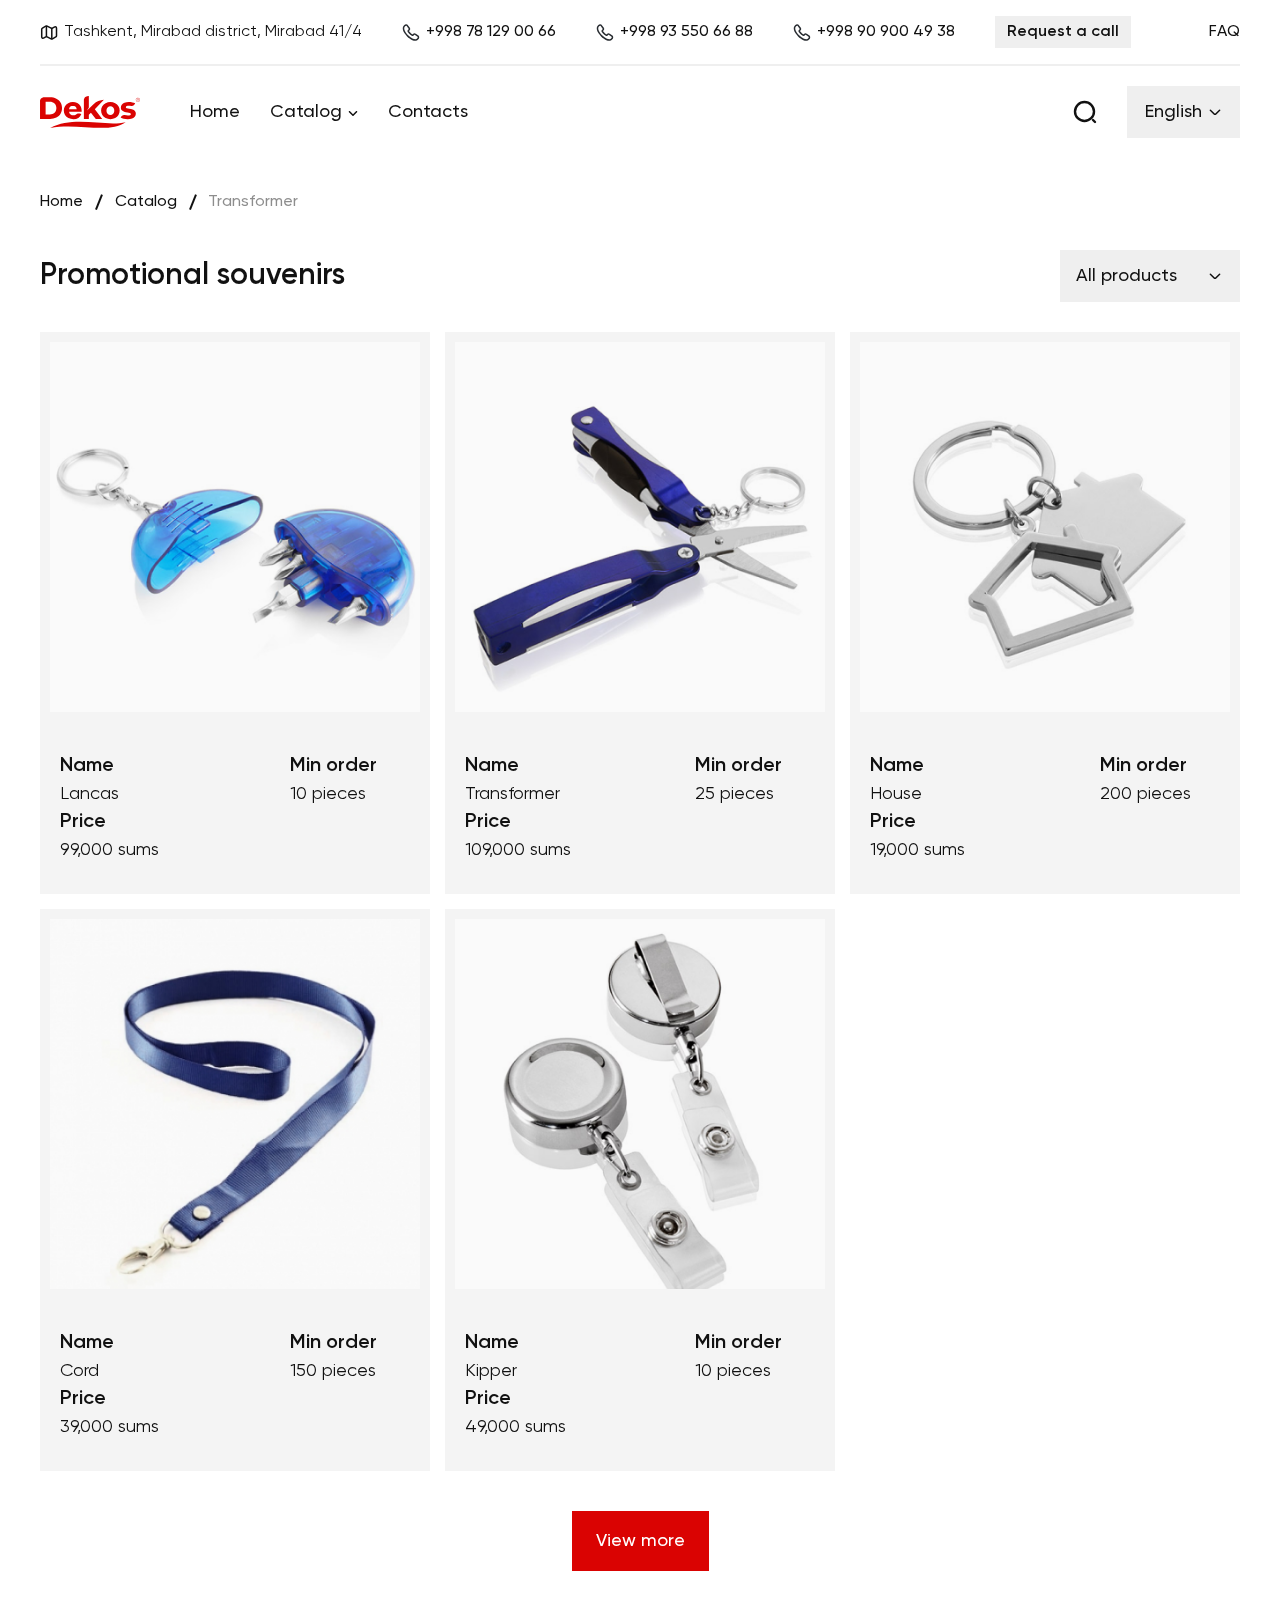
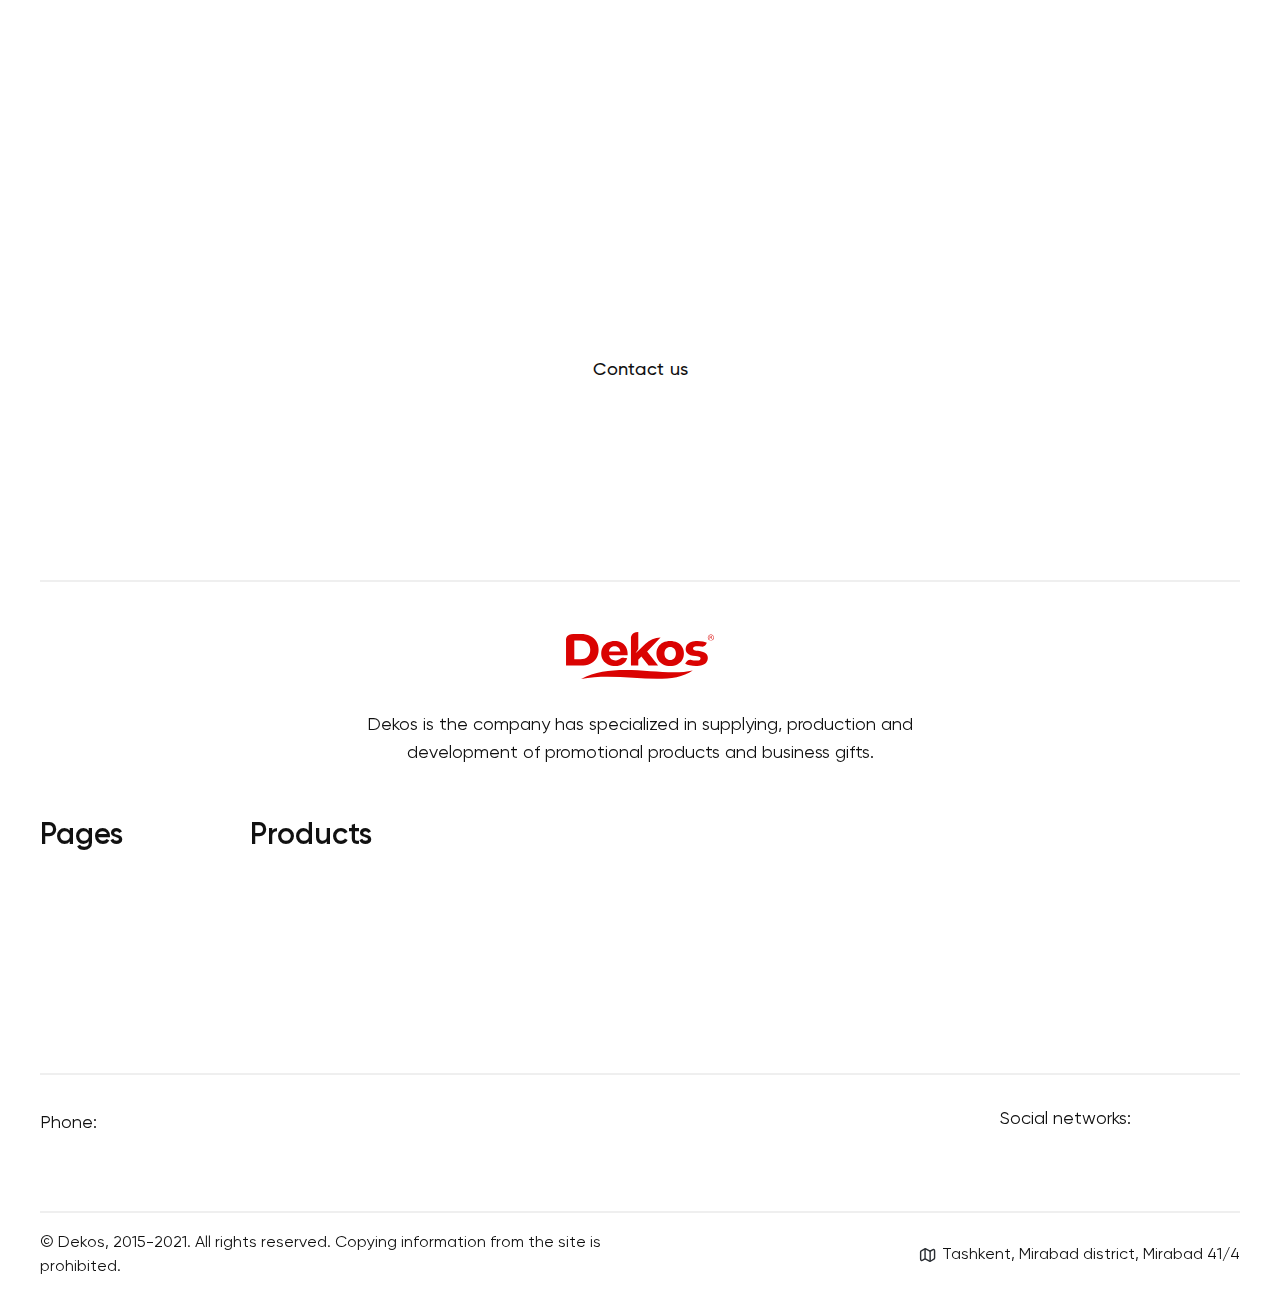
<file: category.html>
<!DOCTYPE html>
<html lang="en">
<head>
  <meta charset="UTF-8">
  <meta http-equiv="X-UA-Compatible" content="IE=edge" />
  <meta name="viewport" content="width=device-width, initial-scale=1.0" />
  <link rel="icon" href="../assets/img/logo/dekos.svg">
  <link rel="stylesheet" href="../assets/css/base/style.css">
  <title>Dekos</title>
  <link rel="stylesheet" href="../assets/css/uikit.min.css" />
  <link rel="stylesheet" href="../assets/css/tailwind.css" />
</head>
<body>
  
  <div  id="header" uk-sticky="show-on-up: true; animation: uk-animation-slide-top; sel-target: .header; cls-active: uk-navbar-sticky bg-[#F9F9F9]; cls-inactive: uk-navbar-transparent z-[9]; top: 200;" class="navbar">
    <header class="header absolute top-0 left-0 w-full z-10 bg-[#fff]" uk-scrollspy="target: .animateRight; cls: uk-animation-slide-left-small; delay: 100;">
        
        <div class="uk-container uk-container-large">
            <div class="nav-details py-[20px] border-b-2 border-[#EFEFEF]">
                <div class="flex items-center justify-between">
                    <ul class="uk-grid-medium uk-flex-middle" uk-grid>
                        <li class="text-[#DA0302] uk-visible@l">
                            <a href="#" class="flex text-[#111] items-center hover-link duration-100">
                                <svg class="mr-[6px] stroke-current" width="18" height="19" viewBox="0 0 18 19" fill="none" xmlns="http://www.w3.org/2000/svg">
                                    <path d="M1.71753 6.33498V13.6325C1.71753 15.0575 2.73003 15.6425 3.96003 14.9375L5.72253 13.9325C6.10503 13.715 6.74253 13.6925 7.14003 13.895L11.0775 15.8675C11.475 16.0625 12.1125 16.0475 12.495 15.83L15.7425 13.97C16.155 13.73 16.5 13.145 16.5 12.665V5.36748C16.5 3.94248 15.4875 3.35748 14.2575 4.06248L12.495 5.06748C12.1125 5.28498 11.475 5.30748 11.0775 5.10498L7.14003 3.13998C6.74253 2.94498 6.10503 2.95998 5.72253 3.17748L2.47503 5.03748C2.05503 5.27748 1.71753 5.86248 1.71753 6.33498Z" stroke-width="1.5" stroke-linecap="round" stroke-linejoin="round"/>
                                    <path d="M6.41992 3.5V13.25" stroke-width="1.5" stroke-linecap="round" stroke-linejoin="round"/>
                                    <path d="M11.7976 5.46484V15.4998" stroke-width="1.5" stroke-linecap="round" stroke-linejoin="round"/>
                                </svg>                                                                        
                                <p>
                                    Tashkent, Mirabad district, Mirabad 41/4
                                </p>
                            </a>
                        </li>
                        <li class="text-[#111] animateRight">
                            <a href="#" class="flex items-center hover-link ml-[10px] group">
                                <img class="mr-[6px] group-hover:scale-[1.1] group-hover:rotate-[45deg] duration-200" src="../assets/img/svg/nav-call.svg" alt="call">                                       
                                <p class="text-[#111] font-500">
                                    +998 78 129 00 66
                                </p>
                            </a>
                        </li>
                        <li class="text-[#111] animateRight uk-visible@s">
                            <a href="#" class="flex items-center hover-link ml-[10px] group">
                                <img class="mr-[6px] group-hover:scale-[1.1] group-hover:rotate-[45deg] duration-200" src="../assets/img/svg/nav-call.svg" alt="call">                                       
                                <p class="text-[#111] font-500">
                                    +998 93 550 66 88
                                </p>
                            </a>
                        </li>
                        <li class="text-[#111] animateRight uk-visible@m">
                            <a href="#" class="flex items-center hover-link ml-[10px] group">
                                <img class="mr-[6px] group-hover:scale-[1.1] group-hover:rotate-[45deg] duration-200" src="../assets/img/svg/nav-call.svg" alt="call">                                       
                                <p class="text-[#111] font-500">
                                    +998 90 900 49 38
                                </p>
                            </a>
                        </li>   
                        <li class="text-[#111] uk-visible@s">
                            <a href="contact.html" class="py-[8px] px-[12px] hover-link text-[#111] font-600 bg-[#EFEFEF] animBtnTop ml-[10px]">
                                Request a call
                            </a>
                        </li>
                    </ul>
                    <div class="uk-visible@s">
                        <ul>
                            <li class="text-[#DA0302]">
                                <a href="FAQ.html" class="hover-link text-[#111] duration-100">                                   
                                    <p class="font-500 uk-text-uppercase">
                                        FAQ
                                    </p>
                                </a>
                            </li>
                        </ul>
                    </div>
                </div>
            </div>
            <nav class="uk-flex uk-flex-middle py-[20px]" uk-grid>
                
                <div class="uk-navbar-left">
                    <div class="flex uk-flex-middle">
                        <div>
                            <ul>
                                <li>
                                    <a href="index.html">
                                        <img class="w-[100px]" src="../assets/img/logo/dekos.svg" alt="Logo">
                                    </a>
                                </li>
                            </ul>
                        </div>
                        
                        <div class="uk-visible@m ml-[50px]">
                            <ul class="uk-flex-middle uk-grid-medium" uk-grid>
                                <li class="text-[#DA0302] animateRight">
                                    <a href="index.html" class="text-lg font-500 text-[#111] hover-link duration-100">
                                        Home
                                    </a>
                                </li>
                                <li class="text-[#DA0302] animateRight">
                                    <a href="catalog.html" class="group text-lg font-500 text-[#111] hover-link uk-flex uk-flex-middle duration-100">
                                        <span>Catalog</span>
                                        <svg class="stroke-current ml-[6px] mt-[3px] group-hover:rotate-[-180deg] duration-200" width="10" height="5" viewBox="0 0 10 5" fill="none" xmlns="http://www.w3.org/2000/svg">
                                            <path d="M8.5 0.75L5 4.25L1.5 0.75" stroke-width="1.5" stroke-linecap="round" stroke-linejoin="round"/>
                                        </svg>
                                    </a>
                                    <div uk-dropdown="pos: bottom-left; animation: uk-animation-slide-top-small; duration: 200" style="padding: 20px 30px 30px 24px;">
                                        <ul class="uk-nav uk-dropdown-nav uk-child-width-1-2 uk-child-width-1-3@l uk-flex-between" uk-grid>
                                            <li class="uk-parent uk-padding-remove-left">
                                                <a href="#" class="uk-flex uk-flex-middle mt-[3px] text-lg 2xl:text-xl group">
                                                    Unique solutions
                                                    from Dekos
                                                    <svg class="hidden group-hover:block stroke-current rotate-[-90deg] ml-[10px] duration-300" width="14" height="14" viewBox="0 0 14 14" fill="none" xmlns="http://www.w3.org/2000/svg">
                                                        <path d="M11.6199 5.22083L7.81655 9.02416C7.36738 9.47333 6.63238 9.47333 6.18322 9.02416L2.37988 5.22083" stroke-width="1.5" stroke-miterlimit="10" stroke-linecap="round" stroke-linejoin="round"/>
                                                    </svg>                                                            
                                                </a>
                                                <a href="#" class="uk-flex uk-flex-middle mt-[3px] text-lg 2xl:text-xl group">
                                                    External
                                                    batteries
                                                    <svg class="hidden group-hover:block stroke-current rotate-[-90deg] ml-[10px] duration-300" width="14" height="14" viewBox="0 0 14 14" fill="none" xmlns="http://www.w3.org/2000/svg">
                                                        <path d="M11.6199 5.22083L7.81655 9.02416C7.36738 9.47333 6.63238 9.47333 6.18322 9.02416L2.37988 5.22083" stroke-width="1.5" stroke-miterlimit="10" stroke-linecap="round" stroke-linejoin="round"/>
                                                    </svg>                                                            
                                                </a>
                                                <a href="#" class="uk-flex uk-flex-middle mt-[3px] text-lg 2xl:text-xl group">
                                                    Business
                                                    gifts
                                                    <svg class="hidden group-hover:block stroke-current rotate-[-90deg] ml-[10px] duration-300" width="14" height="14" viewBox="0 0 14 14" fill="none" xmlns="http://www.w3.org/2000/svg">
                                                        <path d="M11.6199 5.22083L7.81655 9.02416C7.36738 9.47333 6.63238 9.47333 6.18322 9.02416L2.37988 5.22083" stroke-width="1.5" stroke-miterlimit="10" stroke-linecap="round" stroke-linejoin="round"/>
                                                    </svg>                                                            
                                                </a>
                                                <a href="#" class="uk-flex uk-flex-middle mt-[3px] text-lg 2xl:text-xl group">
                                                    Planning
                                                    products
                                                    <svg class="hidden group-hover:block stroke-current rotate-[-90deg] ml-[10px] duration-300" width="14" height="14" viewBox="0 0 14 14" fill="none" xmlns="http://www.w3.org/2000/svg">
                                                        <path d="M11.6199 5.22083L7.81655 9.02416C7.36738 9.47333 6.63238 9.47333 6.18322 9.02416L2.37988 5.22083" stroke-width="1.5" stroke-miterlimit="10" stroke-linecap="round" stroke-linejoin="round"/>
                                                    </svg>                                                            
                                                </a>
                                                <a href="#" class="uk-flex uk-flex-middle mt-[3px] text-lg 2xl:text-xl group">
                                                    Award
                                                    products
                                                    <svg class="hidden group-hover:block stroke-current rotate-[-90deg] ml-[10px] duration-300" width="14" height="14" viewBox="0 0 14 14" fill="none" xmlns="http://www.w3.org/2000/svg">
                                                        <path d="M11.6199 5.22083L7.81655 9.02416C7.36738 9.47333 6.63238 9.47333 6.18322 9.02416L2.37988 5.22083" stroke-width="1.5" stroke-miterlimit="10" stroke-linecap="round" stroke-linejoin="round"/>
                                                    </svg>                                                            
                                                </a>
                                            </li>
                                            <li class="uk-parent uk-padding-remove-left">
                                                <a href="#" class="uk-flex uk-flex-middle mt-[3px] text-lg 2xl:text-xl group">
                                                    Own
                                                    developments
                                                    <svg class="hidden group-hover:block stroke-current rotate-[-90deg] ml-[10px] duration-300" width="14" height="14" viewBox="0 0 14 14" fill="none" xmlns="http://www.w3.org/2000/svg">
                                                        <path d="M11.6199 5.22083L7.81655 9.02416C7.36738 9.47333 6.63238 9.47333 6.18322 9.02416L2.37988 5.22083" stroke-width="1.5" stroke-miterlimit="10" stroke-linecap="round" stroke-linejoin="round"/>
                                                    </svg>                                                            
                                                </a>
                                                <a href="#" class="uk-flex uk-flex-middle mt-[3px] text-lg 2xl:text-xl group">
                                                    Application
                                                    services
                                                    <svg class="hidden group-hover:block stroke-current rotate-[-90deg] ml-[10px] duration-300" width="14" height="14" viewBox="0 0 14 14" fill="none" xmlns="http://www.w3.org/2000/svg">
                                                        <path d="M11.6199 5.22083L7.81655 9.02416C7.36738 9.47333 6.63238 9.47333 6.18322 9.02416L2.37988 5.22083" stroke-width="1.5" stroke-miterlimit="10" stroke-linecap="round" stroke-linejoin="round"/>
                                                    </svg>                                                            
                                                </a>
                                                <a href="#" class="uk-flex uk-flex-middle mt-[3px] text-lg 2xl:text-xl group">
                                                    Flash
                                                    drives
                                                    <svg class="hidden group-hover:block stroke-current rotate-[-90deg] ml-[10px] duration-300" width="14" height="14" viewBox="0 0 14 14" fill="none" xmlns="http://www.w3.org/2000/svg">
                                                        <path d="M11.6199 5.22083L7.81655 9.02416C7.36738 9.47333 6.63238 9.47333 6.18322 9.02416L2.37988 5.22083" stroke-width="1.5" stroke-miterlimit="10" stroke-linecap="round" stroke-linejoin="round"/>
                                                    </svg>                                                            
                                                </a>
                                                <a href="#" class="uk-flex uk-flex-middle mt-[3px] text-lg 2xl:text-xl group">
                                                    Umbrella
                                                    <svg class="hidden group-hover:block stroke-current rotate-[-90deg] ml-[10px] duration-300" width="14" height="14" viewBox="0 0 14 14" fill="none" xmlns="http://www.w3.org/2000/svg">
                                                        <path d="M11.6199 5.22083L7.81655 9.02416C7.36738 9.47333 6.63238 9.47333 6.18322 9.02416L2.37988 5.22083" stroke-width="1.5" stroke-miterlimit="10" stroke-linecap="round" stroke-linejoin="round"/>
                                                    </svg>                                                            
                                                </a>
                                                <a href="#" class="uk-flex uk-flex-middle mt-[3px] text-lg 2xl:text-xl group">
                                                    Pens
                                                    <svg class="hidden group-hover:block stroke-current rotate-[-90deg] ml-[10px] duration-300" width="14" height="14" viewBox="0 0 14 14" fill="none" xmlns="http://www.w3.org/2000/svg">
                                                        <path d="M11.6199 5.22083L7.81655 9.02416C7.36738 9.47333 6.63238 9.47333 6.18322 9.02416L2.37988 5.22083" stroke-width="1.5" stroke-miterlimit="10" stroke-linecap="round" stroke-linejoin="round"/>
                                                    </svg>                                                            
                                                </a>
                                            </li>
                                            <li class="uk-parent uk-padding-remove-left">
                                                <a href="category.html" class="uk-flex uk-flex-middle mt-[3px] text-lg 2xl:text-xl group">
                                                    Promotional
                                                    souvenirs
                                                    <svg class="hidden group-hover:block stroke-current rotate-[-90deg] ml-[10px] duration-300" width="14" height="14" viewBox="0 0 14 14" fill="none" xmlns="http://www.w3.org/2000/svg">
                                                        <path d="M11.6199 5.22083L7.81655 9.02416C7.36738 9.47333 6.63238 9.47333 6.18322 9.02416L2.37988 5.22083" stroke-width="1.5" stroke-miterlimit="10" stroke-linecap="round" stroke-linejoin="round"/>
                                                    </svg>                                                            
                                                </a>
                                                <a href="#" class="uk-flex uk-flex-middle mt-[3px] text-lg 2xl:text-xl group">
                                                    Office
                                                    souvenirs
                                                    <svg class="hidden group-hover:block stroke-current rotate-[-90deg] ml-[10px] duration-300" width="14" height="14" viewBox="0 0 14 14" fill="none" xmlns="http://www.w3.org/2000/svg">
                                                        <path d="M11.6199 5.22083L7.81655 9.02416C7.36738 9.47333 6.63238 9.47333 6.18322 9.02416L2.37988 5.22083" stroke-width="1.5" stroke-miterlimit="10" stroke-linecap="round" stroke-linejoin="round"/>
                                                    </svg>                                                            
                                                </a>
                                                <a href="#" class="uk-flex uk-flex-middle mt-[3px] text-lg 2xl:text-xl group">
                                                    Bags and
                                                    folders
                                                    <svg class="hidden group-hover:block stroke-current rotate-[-90deg] ml-[10px] duration-300" width="14" height="14" viewBox="0 0 14 14" fill="none" xmlns="http://www.w3.org/2000/svg">
                                                        <path d="M11.6199 5.22083L7.81655 9.02416C7.36738 9.47333 6.63238 9.47333 6.18322 9.02416L2.37988 5.22083" stroke-width="1.5" stroke-miterlimit="10" stroke-linecap="round" stroke-linejoin="round"/>
                                                    </svg>                                                            
                                                </a>
                                                <a href="#" class="uk-flex uk-flex-middle mt-[3px] text-lg 2xl:text-xl group">
                                                    Textile
                                                    <svg class="hidden group-hover:block stroke-current rotate-[-90deg] ml-[10px] duration-300" width="14" height="14" viewBox="0 0 14 14" fill="none" xmlns="http://www.w3.org/2000/svg">
                                                        <path d="M11.6199 5.22083L7.81655 9.02416C7.36738 9.47333 6.63238 9.47333 6.18322 9.02416L2.37988 5.22083" stroke-width="1.5" stroke-miterlimit="10" stroke-linecap="round" stroke-linejoin="round"/>
                                                    </svg>                                                            
                                                </a>
                                                <a href="#" class="uk-flex uk-flex-middle mt-[3px] text-lg 2xl:text-xl group">
                                                    Tableware
                                                    <svg class="hidden group-hover:block stroke-current rotate-[-90deg] ml-[10px] duration-300" width="14" height="14" viewBox="0 0 14 14" fill="none" xmlns="http://www.w3.org/2000/svg">
                                                        <path d="M11.6199 5.22083L7.81655 9.02416C7.36738 9.47333 6.63238 9.47333 6.18322 9.02416L2.37988 5.22083" stroke-width="1.5" stroke-miterlimit="10" stroke-linecap="round" stroke-linejoin="round"/>
                                                    </svg>                                                            
                                                </a>
                                            </li>
                                        </ul>
                                    </div>
                                </li>
                                <li class="text-[#DA0302] animateRight">
                                    <a href="contact.html" class="text-lg font-500 text-[#111] hover-link duration-100">
                                        Contacts
                                    </a>
                                </li>
                            </ul>
                        </div>
                    </div>
                </div>
                
                <div class="uk-navbar-right">
                    <div class="uk-flex-middle uk-grid-medium" uk-grid>
                        <div class="uk-visible@m">
                            <div>
                                <a href="#searchModal" uk-toggle>
                                    <img class="w-[24px] h-[24px]" src="../assets/img/svg/nav-search.svg" alt="search">
                                </a>
                            </div>
                        </div>
                        
                        <div id="searchModal" uk-modal>
                            <div class="uk-modal-dialog uk-modal-body md:p-[30px]">
                                <div>
                                    <div class="flex items-center bg-[#EFEFEF]">
                                        <svg class="stroke-current ml-[15px]" width="20" height="20" viewBox="0 0 24 24" fill="none" xmlns="http://www.w3.org/2000/svg">
                                            <path d="M11.5 21C16.7467 21 21 16.7467 21 11.5C21 6.25329 16.7467 2 11.5 2C6.25329 2 2 6.25329 2 11.5C2 16.7467 6.25329 21 11.5 21Z" stroke-width="1.5" stroke-linecap="round" stroke-linejoin="round"/>
                                            <path d="M22 22L20 20" stroke-width="1.5" stroke-linecap="round" stroke-linejoin="round"/>
                                        </svg>                                                
                                        <input class="pl-[10px] mr-[20px] py-[15px] w-full focus:outline-none bg-[#EFEFEF] text-[#1d1d1b]" placeholder="Search" type="text">
                                    </div>
                                </div>
                                <h3 class="text-[16px] mt-[30px] text-[#111] font-600 uk-text-uppercase mb-[5px] text-sm" style="font-family: 'Gilroy';">Products</h3>
                                <ul class="p-[10px] uk-grid-small uk-child-width-1-1" uk-grid>
                                    <li class="uk-parent text-[#111] animateLeft">
                                        <a href="index.html" class="hover-link text-[#111] font-500">
                                            Unique solutions
                                            from Dekos
                                        </a>
                                    </li>
                                    <li class="uk-parent text-[#111] animateLeft">
                                        <a href="index.html" class="hover-link text-[#111] font-500">
                                            External
                                            batteries
                                        </a>
                                    </li>
                                    <li class="uk-parent text-[#111] animateLeft">
                                        <a href="index.html" class="hover-link text-[#111] font-500">
                                            Business
                                            gifts
                                        </a>
                                    </li>
                                </ul>
                            </div>
                        </div>
                        
                        <div class="uk-visible@m">
                            <div>
                                <a href="#" class="nav-link hover:text-[#111] hover:no-underline py-[12px] px-[18px] text-[#111] bg-[#EFEFEF] focus:bg-[#DA0302] focus:text-[#fff] duration-200 lang inline-flex font-500 items-center text-lg group" style="animation-duration: .8s;">
                                    English
                                    <svg class="ml-[6px] group-focus:rotate-[-180deg] duration-200 stroke-current" width="14" height="14" viewBox="0 0 14 14" fill="none" xmlns="http://www.w3.org/2000/svg">
                                        <path d="M11.6199 5.22083L7.81655 9.02416C7.36738 9.47333 6.63238 9.47333 6.18322 9.02416L2.37988 5.22083" stroke-width="1.5" stroke-miterlimit="10" stroke-linecap="round" stroke-linejoin="round"/>
                                    </svg>                                            
                                </a>
                                <div class="uk-padding-remove" style="min-width: 100px;" uk-dropdown="pos: bottom-justify;animation: uk-animation-slide-top-small; duration: 200; mode: click">
                                    
                                    <ul class="uk-grid uk-grid-small uk-flex-column uk-padding-small pl-[16px]" uk-grid >
                                        <li class="uk-width-auto text-[#111]">
                                            <a href="javascript.void(0)" class="text-lg hover-link text-[#111] font-500">
                                                Russian
                                            </a>
                                        </li>
                                        <li class="uk-width-auto text-[#111]">
                                            <a href="javascript.void(0)" class="text-lg hover-link text-[#111] font-500">
                                                Uzbek
                                            </a>
                                        </li>
                                    </ul>
                                </div>
                            </div>
                        </div>
                        
                        <div class="uk-hidden@m">
                            <div class="text-[#1d1d1b]">
                                <a href="javascript:void(0);" uk-toggle="target: #offcanvas-flip" class="text-[#1d1d1b] hover-link">
                                    <ul class="uk-flex uk-flex-column space-y-[3px]">
                                        <li>
                                            <hr class="border-none w-[24px] h-[3px] bg-[#DA0302]">
                                        </li>
                                        <li>
                                            <hr class="border-none w-[24px] h-[3px] bg-[#DA0302]">
                                        </li>
                                        <li>
                                            <hr class="border-none w-[24px] h-[3px] bg-[#DA0302]">
                                        </li>
                                    </ul>                                           
                                </a>
                            </div>
                            
                            <div id="offcanvas-flip" uk-offcanvas="flip: true; overlay: true">
                                <div class="uk-offcanvas-bar">
                                    
                                    <div class="uk-flex uk-flex-right">
                                        <button class="uk-offcanvas-close" type="button" uk-close>
                                            <svg  xmlns="http://www.w3.org/2000/svg" viewBox="0 0 24 24" width="24" height="24"><path fill="none" d="M0 0h24v24H0z"/><path d="M12 10.586l4.95-4.95 1.414 1.414-4.95 4.95 4.95 4.95-1.414 1.414-4.95-4.95-4.95 4.95-1.414-1.414 4.95-4.95-4.95-4.95L7.05 5.636z"/></svg>
                                        </button>
                                    </div>
                                    
                                    <ul class="mt-[20px] items-end uk-flex-column uk-grid-small uk-text-uppercase uk-child-width-1-1" uk-grid uk-scrollspy="target: .animBottom; cls: uk-animation-slide-top-small; delay: 100; repeat: true">
                                        <li class="uk-flex uk-flex-right">
                                            <a href="index.html" class="font-400 animBottom">
                                                Home
                                            </a>
                                        </li>
                                        <div>
                                            <hr class="border-none w-full h-[1px] bg-[#fff] bg-opacity-[0.06]">
                                        </div>
                                        <li class="uk-flex uk-flex-right">
                                            <a href="catalog.html" class="font-400 animBottom">
                                                Catalog
                                            </a>
                                        </li>
                                        <div>
                                            <hr class="border-none w-full h-[1px] bg-[#fff] bg-opacity-[0.06]">
                                        </div>
                                        <li class="uk-flex uk-flex-right">
                                            <a href="contact.html" class="font-400 animBottom">
                                                Contacts
                                            </a>
                                        </li>
                                        <div>
                                            <hr class="border-none w-full h-[1px] bg-[#fff] bg-opacity-[0.06]">
                                        </div>
                                        <li class="uk-flex uk-flex-right">
                                            <a href="FAQ.html" class="font-400 animBottom">
                                                FAQ
                                            </a>
                                        </li>
                                        <div>
                                            <hr class="border-none w-full h-[1px] bg-[#fff] bg-opacity-[0.06]">
                                        </div>
                                        <li class="uk-flex uk-flex-right">
                                            <ul class="uk-grid-small uk-flex-middle" uk-grid>
                                                <li class="text-[#fff]">
                                                    <a href="#" class="text-[#fff] font-400 hover-link animBottom">UZ</a>
                                                </li>
                                                <li>
                                                    <hr class="border-none w-[1px] h-[16px] bg-[#fff] bg-opacity-[0.06]">
                                                </li>
                                                <li class="text-[#fff]">
                                                    <a href="#" class="text-[#fff] font-400 hover-link animBottom">RU</a>
                                                </li>
                                                <li>
                                                    <hr class="border-none w-[1px] h-[16px] bg-[#fff] bg-opacity-[0.06]">
                                                </li>
                                                <li class="text-[#fff]">
                                                    <a href="#" class="text-[#fff] font-400 hover-link animBottom">EN</a>
                                                </li>
                                            </ul>
                                        </li>
                                    </ul>
                                </div>
                            </div>
                        </div>
                    </div>
                </div>
                
            </nav>
        </div>
        
    </header>
</div>
  
  <section id="categorySection" class="uk-section mt-[120px] promotion-section">
    <div class="uk-container uk-container-large">
      <div>
        <div class="uk-grid-small items-center text-[#111] mb-[36px]" uk-grid>
          <div>
            <a href="index.html" class="hover-link text-[#111] font-500">
              <p>Home</p>
            </a>
          </div>
          <div>
            <hr class="border-none bg-[#111] w-[1.5px] h-[16px] rotate-[22deg]">
          </div>
          <div>
            <a href="catalog.html" class="hover-link ">
              <p class="text-[#111] font-500">
                Catalog
              </p>
            </a>
          </div>
          <div>
            <hr class="border-none bg-[#111] w-[1.5px] h-[16px] rotate-[22deg]">
          </div>
          <div>
            <p class="text-[#111] text-opacity-[0.48] font-500">Transformer</p>
          </div>
        </div>
      </div>
      
      <div class="uk-flex-middle uk-flex-between promotion-select-switcher" uk-grid>
        <h2 class="heading text-[#111] font-600" uk-scrollspy="cls: uk-animation-slide-top-medium; delay: 300; repeat: true">Promotional souvenirs</h2>
        <div>
          <a href="#" class="category-switcher-selector-wrapper py-[12px] pl-[16px] pr-[50px] w-[180px] relative bg-[#EFEFEF] inline-flex hover:text-[#111] hover:no-underline text-[#111] group">
            <p href="#" class="category-switcher-selector duration-200 font-500 items-center text-lg" style="animation-duration: .8s;">
              All products                                       
            </p>
            <svg class="absolute right-[18px] top-1/2 translate-y-[-50%] group-focus:rotate-[-180deg] duration-200 stroke-current" width="14" height="14" viewBox="0 0 14 14" fill="none" xmlns="http://www.w3.org/2000/svg">
              <path d="M11.6199 5.22083L7.81655 9.02416C7.36738 9.47333 6.63238 9.47333 6.18322 9.02416L2.37988 5.22083" stroke-width="1.5" stroke-miterlimit="10" stroke-linecap="round" stroke-linejoin="round"/>
            </svg>     
          </a>
          <div class="uk-padding-remove category-switcher-modal" style="min-width: 100px;" uk-dropdown="pos: bottom-justify;animation: uk-animation-slide-top-small; duration: 200; mode: click">
            <ul class="uk-subnav uk-subnav-pill pl-[5px]" uk-switcher="animation: uk-animation-fade; connect: #categorySwitcher">
              <li><a href="#" class="category-switcher-text">All</a></li>
              <li><a href="#" class="category-switcher-text">Metal</a></li>
              <li><a href="#" class="category-switcher-text">Plastic</a></li>
            </ul>
          </div>
        </div>
      </div>
      
      <div class="mt-[30px]">
        <ul id="categorySwitcher" class="uk-switcher uk-margin" uk-scrollspy="target: .animFade; cls: uk-animation-fade; delay: 300;">
          <li>
            <ul class="uk-child-width-1-3@l uk-child-width-1-2@s uk-grid-small uk-grid-match" uk-grid>
              <li>
                <a href="#" class="flex flex-col bg-[#F4F4F4] hover-link">
                  <div class="border-[10px] border-[#F4F4F4] xl:max-h-[390px] 2xl:max-h-[450px] uk-overflow-hidden bg-[#FAFAFA]">
                    <img class="w-full object-cover" style="mix-blend-mode: multiply;" loading="lazy" src="../assets/img/catalogue/souvenir/lancas.png" alt="img">
                  </div>
                  <div class="py-[30px] px-[10px] sm:px-[20px]">
                    <div>
                      <div class="uk-flex uk-flex-between w-full flex-wrap">
                        <div>
                          <div class="flex flex-col md:w-[120px]">
                            <h3 class="text-[#111] text-base sm:text-lg lg:text-xl font-600 font-gilroy">Name</h3>
                            <p class="text-[#111] text-sm lg:text-lg">Lancas</p>
                          </div>
                        </div>
                        <div>
                          <div class="flex flex-col md:w-[120px]">
                            <h3 class="text-[#111] text-base sm:text-lg lg:text-xl font-600 font-gilroy">Min order</h3>
                            <p class="text-[#111] text-sm lg:text-lg">10 pieces</p>
                          </div>
                        </div>
                        <div>
                          <div class="flex flex-col md:w-[140px]">
                            <h3 class="text-[#111] text-base sm:text-lg lg:text-xl font-600 font-gilroy">Price</h3>
                            <p class="text-[#111] text-sm lg:text-lg">99,000 sums</p>
                          </div>
                        </div>
                      </div>
                    </div>
                  </div>
                </a>
              </li>
              <li>
                <a href="selectedItem.html" class="flex flex-col bg-[#F4F4F4] hover-link">
                  <div class="border-[10px] border-[#F4F4F4] xl:max-h-[390px] 2xl:max-h-[450px] uk-overflow-hidden bg-[#FAFAFA]">
                    <img class="w-full object-cover" style="mix-blend-mode: multiply;" loading="lazy" src="../assets/img/catalogue/souvenir/transformer.png" alt="img">
                  </div>
                  <div class="py-[30px] px-[10px] sm:px-[20px]">
                    <div>
                      <div class="uk-flex uk-flex-between w-full flex-wrap">
                        <div>
                          <div class="flex flex-col md:w-[120px]">
                            <h3 class="text-[#111] text-base sm:text-lg lg:text-xl font-600 font-gilroy">Name</h3>
                            <p class="text-[#111] text-sm lg:text-lg">Transformer</p>
                          </div>
                        </div>
                        <div>
                          <div class="flex flex-col md:w-[120px]">
                            <h3 class="text-[#111] text-base sm:text-lg lg:text-xl font-600 font-gilroy">Min order</h3>
                            <p class="text-[#111] text-sm lg:text-lg">25 pieces</p>
                          </div>
                        </div>
                        <div>
                          <div class="flex flex-col md:w-[140px]">
                            <h3 class="text-[#111] text-base sm:text-lg lg:text-xl font-600 font-gilroy">Price</h3>
                            <p class="text-[#111] text-sm lg:text-lg">109,000 sums</p>
                          </div>
                        </div>
                      </div>
                    </div>
                  </div>
                </a>
              </li>
              <li>
                <a href="#" class="flex flex-col bg-[#F4F4F4] hover-link">
                  <div class="border-[10px] border-[#F4F4F4] xl:max-h-[390px] 2xl:max-h-[450px] uk-overflow-hidden bg-[#FAFAFA]">
                    <img class="w-full object-cover" style="mix-blend-mode: multiply;" loading="lazy" src="../assets/img/catalogue/souvenir/house.png" alt="img">
                  </div>
                  <div class="py-[30px] px-[10px] sm:px-[20px]">
                    <div>
                      <div class="uk-flex uk-flex-between w-full flex-wrap">
                        <div>
                          <div class="flex flex-col md:w-[120px]">
                            <h3 class="text-[#111] text-base sm:text-lg lg:text-xl font-600 font-gilroy">Name</h3>
                            <p class="text-[#111] text-sm lg:text-lg">House</p>
                          </div>
                        </div>
                        <div>
                          <div class="flex flex-col md:w-[120px]">
                            <h3 class="text-[#111] text-base sm:text-lg lg:text-xl font-600 font-gilroy">Min order</h3>
                            <p class="text-[#111] text-sm lg:text-lg">200 pieces</p>
                          </div>
                        </div>
                        <div>
                          <div class="flex flex-col md:w-[140px]">
                            <h3 class="text-[#111] text-base sm:text-lg lg:text-xl font-600 font-gilroy">Price</h3>
                            <p class="text-[#111] text-sm lg:text-lg">19,000 sums</p>
                          </div>
                        </div>
                      </div>
                    </div>
                  </div>
                </a>
              </li>
              <li>
                <a href="#" class="flex flex-col bg-[#F4F4F4] hover-link">
                  <div class="border-[10px] border-[#F4F4F4] xl:max-h-[390px] 2xl:max-h-[450px] uk-overflow-hidden bg-[#FAFAFA]">
                    <img class="w-full object-cover" style="mix-blend-mode: multiply;" loading="lazy" src="../assets/img/catalogue/souvenir/cord.png" alt="img">
                  </div>
                  <div class="py-[30px] px-[10px] sm:px-[20px]">
                    <div>
                      <div class="uk-flex uk-flex-between w-full flex-wrap">
                        <div>
                          <div class="flex flex-col md:w-[120px]">
                            <h3 class="text-[#111] text-base sm:text-lg lg:text-xl font-600 font-gilroy">Name</h3>
                            <p class="text-[#111] text-sm lg:text-lg">Cord</p>
                          </div>
                        </div>
                        <div>
                          <div class="flex flex-col md:w-[120px]">
                            <h3 class="text-[#111] text-base sm:text-lg lg:text-xl font-600 font-gilroy">Min order</h3>
                            <p class="text-[#111] text-sm lg:text-lg">150 pieces</p>
                          </div>
                        </div>
                        <div>
                          <div class="flex flex-col md:w-[140px]">
                            <h3 class="text-[#111] text-base sm:text-lg lg:text-xl font-600 font-gilroy">Price</h3>
                            <p class="text-[#111] text-sm lg:text-lg">39,000 sums</p>
                          </div>
                        </div>
                      </div>
                    </div>
                  </div>
                </a>
              </li>
              <li>
                <a href="#" class="flex flex-col bg-[#F4F4F4] hover-link">
                  <div class="border-[10px] border-[#F4F4F4] xl:max-h-[390px] 2xl:max-h-[450px] uk-overflow-hidden bg-[#FAFAFA]">
                    <img class="w-full object-cover" style="mix-blend-mode: multiply;" loading="lazy" src="../assets/img/catalogue/souvenir/kipper.png" alt="img">
                  </div>
                  <div class="py-[30px] px-[10px] sm:px-[20px]">
                    <div>
                      <div class="uk-flex uk-flex-between w-full flex-wrap">
                        <div>
                          <div class="flex flex-col md:w-[120px]">
                            <h3 class="text-[#111] text-base sm:text-lg lg:text-xl font-600 font-gilroy">Name</h3>
                            <p class="text-[#111] text-sm lg:text-lg">Kipper</p>
                          </div>
                        </div>
                        <div>
                          <div class="flex flex-col md:w-[120px]">
                            <h3 class="text-[#111] text-base sm:text-lg lg:text-xl font-600 font-gilroy">Min order</h3>
                            <p class="text-[#111] text-sm lg:text-lg">10 pieces</p>
                          </div>
                        </div>
                        <div>
                          <div class="flex flex-col md:w-[140px]">
                            <h3 class="text-[#111] text-base sm:text-lg lg:text-xl font-600 font-gilroy">Price</h3>
                            <p class="text-[#111] text-sm lg:text-lg">49,000 sums</p>
                          </div>
                        </div>
                      </div>
                    </div>
                  </div>
                </a>
              </li>
            </ul>
          </li>
          <li>
            <ul class="uk-child-width-1-3@l uk-child-width-1-2@s uk-grid-small uk-grid-match" uk-grid>
              <li>
                <a href="#" class="flex flex-col bg-[#F4F4F4] hover-link">
                  <div class="border-[10px] border-[#F4F4F4] xl:max-h-[390px] 2xl:max-h-[450px] uk-overflow-hidden bg-[#FAFAFA]">
                    <img class="w-full object-cover" style="mix-blend-mode: multiply;" loading="lazy" src="../assets/img/catalogue/souvenir/house.png" alt="img">
                  </div>
                  <div class="py-[30px] px-[10px] sm:px-[20px]">
                    <div>
                      <div class="uk-flex uk-flex-between w-full flex-wrap">
                        <div>
                          <div class="flex flex-col md:w-[120px]">
                            <h3 class="text-[#111] text-base sm:text-lg lg:text-xl font-600 font-gilroy">Name</h3>
                            <p class="text-[#111] text-sm lg:text-lg">House</p>
                          </div>
                        </div>
                        <div>
                          <div class="flex flex-col md:w-[120px]">
                            <h3 class="text-[#111] text-base sm:text-lg lg:text-xl font-600 font-gilroy">Min order</h3>
                            <p class="text-[#111] text-sm lg:text-lg">200 pieces</p>
                          </div>
                        </div>
                        <div>
                          <div class="flex flex-col md:w-[140px]">
                            <h3 class="text-[#111] text-base sm:text-lg lg:text-xl font-600 font-gilroy">Price</h3>
                            <p class="text-[#111] text-sm lg:text-lg">19,000 sums</p>
                          </div>
                        </div>
                      </div>
                    </div>
                  </div>
                </a>
              </li>
              <li>
                <a href="#" class="flex flex-col bg-[#F4F4F4] hover-link">
                  <div class="border-[10px] border-[#F4F4F4] xl:max-h-[390px] 2xl:max-h-[450px] uk-overflow-hidden bg-[#FAFAFA]">
                    <img class="w-full object-cover" style="mix-blend-mode: multiply;" loading="lazy" src="../assets/img/catalogue/souvenir/kipper.png" alt="img">
                  </div>
                  <div class="py-[30px] px-[10px] sm:px-[20px]">
                    <div>
                      <div class="uk-flex uk-flex-between w-full flex-wrap">
                        <div>
                          <div class="flex flex-col md:w-[120px]">
                            <h3 class="text-[#111] text-base sm:text-lg lg:text-xl font-600 font-gilroy">Name</h3>
                            <p class="text-[#111] text-sm lg:text-lg">Kipper</p>
                          </div>
                        </div>
                        <div>
                          <div class="flex flex-col md:w-[120px]">
                            <h3 class="text-[#111] text-base sm:text-lg lg:text-xl font-600 font-gilroy">Min order</h3>
                            <p class="text-[#111] text-sm lg:text-lg">10 pieces</p>
                          </div>
                        </div>
                        <div>
                          <div class="flex flex-col md:w-[140px]">
                            <h3 class="text-[#111] text-base sm:text-lg lg:text-xl font-600 font-gilroy">Price</h3>
                            <p class="text-[#111] text-sm lg:text-lg">49,000 sums</p>
                          </div>
                        </div>
                      </div>
                    </div>
                  </div>
                </a>
              </li>
            </ul>
          </li>
          <li>
            <ul class="uk-child-width-1-3@l uk-child-width-1-2@s uk-grid-small uk-grid-match" uk-grid>
              <li>
                <a href="#" class="flex flex-col bg-[#F4F4F4] hover-link">
                  <div class="border-[10px] border-[#F4F4F4] xl:max-h-[390px] 2xl:max-h-[450px] uk-overflow-hidden bg-[#FAFAFA]">
                    <img class="w-full object-cover" style="mix-blend-mode: multiply;" loading="lazy" src="../assets/img/catalogue/souvenir/lancas.png" alt="img">
                  </div>
                  <div class="py-[30px] px-[10px] sm:px-[20px]">
                    <div>
                      <div class="uk-flex uk-flex-between w-full flex-wrap">
                        <div>
                          <div class="flex flex-col md:w-[120px]">
                            <h3 class="text-[#111] text-base sm:text-lg lg:text-xl font-600 font-gilroy">Name</h3>
                            <p class="text-[#111] text-sm lg:text-lg">Lancas</p>
                          </div>
                        </div>
                        <div>
                          <div class="flex flex-col md:w-[120px]">
                            <h3 class="text-[#111] text-base sm:text-lg lg:text-xl font-600 font-gilroy">Min order</h3>
                            <p class="text-[#111] text-sm lg:text-lg">10 pieces</p>
                          </div>
                        </div>
                        <div>
                          <div class="flex flex-col md:w-[140px]">
                            <h3 class="text-[#111] text-base sm:text-lg lg:text-xl font-600 font-gilroy">Price</h3>
                            <p class="text-[#111] text-sm lg:text-lg">99,000 sums</p>
                          </div>
                        </div>
                      </div>
                    </div>
                  </div>
                </a>
              </li>
              <li>
                <a href="selectedItem.html" class="flex flex-col bg-[#F4F4F4] hover-link">
                  <div class="border-[10px] border-[#F4F4F4] xl:max-h-[390px] 2xl:max-h-[450px] uk-overflow-hidden bg-[#FAFAFA]">
                    <img class="w-full object-cover" style="mix-blend-mode: multiply;" loading="lazy" src="../assets/img/catalogue/souvenir/transformer.png" alt="img">
                  </div>
                  <div class="py-[30px] px-[10px] sm:px-[20px]">
                    <div>
                      <div class="uk-flex uk-flex-between w-full flex-wrap">
                        <div>
                          <div class="flex flex-col md:w-[120px]">
                            <h3 class="text-[#111] text-base sm:text-lg lg:text-xl font-600 font-gilroy">Name</h3>
                            <p class="text-[#111] text-sm lg:text-lg">Transformer</p>
                          </div>
                        </div>
                        <div>
                          <div class="flex flex-col md:w-[120px]">
                            <h3 class="text-[#111] text-base sm:text-lg lg:text-xl font-600 font-gilroy">Min order</h3>
                            <p class="text-[#111] text-sm lg:text-lg">25 pieces</p>
                          </div>
                        </div>
                        <div>
                          <div class="flex flex-col md:w-[140px]">
                            <h3 class="text-[#111] text-base sm:text-lg lg:text-xl font-600 font-gilroy">Price</h3>
                            <p class="text-[#111] text-sm lg:text-lg">109,000 sums</p>
                          </div>
                        </div>
                      </div>
                    </div>
                  </div>
                </a>
              </li>
              <li>
                <a href="#" class="flex flex-col bg-[#F4F4F4] hover-link">
                  <div class="border-[10px] border-[#F4F4F4] xl:max-h-[390px] 2xl:max-h-[450px] uk-overflow-hidden bg-[#FAFAFA]">
                    <img class="w-full object-cover" style="mix-blend-mode: multiply;" loading="lazy" src="../assets/img/catalogue/souvenir/cord.png" alt="img">
                  </div>
                  <div class="py-[30px] px-[10px] sm:px-[20px]">
                    <div>
                      <div class="uk-flex uk-flex-between w-full flex-wrap">
                        <div>
                          <div class="flex flex-col md:w-[120px]">
                            <h3 class="text-[#111] text-base sm:text-lg lg:text-xl font-600 font-gilroy">Name</h3>
                            <p class="text-[#111] text-sm lg:text-lg">Cord</p>
                          </div>
                        </div>
                        <div>
                          <div class="flex flex-col md:w-[120px]">
                            <h3 class="text-[#111] text-base sm:text-lg lg:text-xl font-600 font-gilroy">Min order</h3>
                            <p class="text-[#111] text-sm lg:text-lg">150 pieces</p>
                          </div>
                        </div>
                        <div>
                          <div class="flex flex-col md:w-[140px]">
                            <h3 class="text-[#111] text-base sm:text-lg lg:text-xl font-600 font-gilroy">Price</h3>
                            <p class="text-[#111] text-sm lg:text-lg">39,000 sums</p>
                          </div>
                        </div>
                      </div>
                    </div>
                  </div>
                </a>
              </li>
            </ul>
          </li>
        </ul>
        
        
        <div class="flex justify-center mt-[40px]">
          <a href="#"= class="hover:text-[#fff] hover:no-underline py-[16px] px-[24px] inline-flex text-[#fff] bg-[#DA0302] font-500 items-center text-lg hover:animate-pulse">
            View more                                                                       
          </a>
        </div>
      </div>
      
    </div>
  </section>
  
  <section class="we-are-section uk-section bg-norepeat bg-cover w-full h-full uk-position-relative uk-background-fixed uk-background-center-center uk-height-medium" style="background-image: url('../assets/img/main/weare-back.png')" uk-scrollspy="target: .animTop; cls: uk-animation-slide-top-medium; delay: 300; repeat: true">
    <div class="uk-container uk-container-large">
      <div class="uk-text-center md:w-[700px] mx-auto relative z-[2]">
        <h2 class="heading-second text-white font-gilroy font-600 animTop">
          We are in the <br>
          field for 14 years
        </h2>
        <p class="mt-[12px] text-lg sm:text-[24px] font-500 text-[#F1F1F1] animTop">
          Dekos has specialized in supplying, production and
          development of promotional products and business gifts.
        </p>
        <div class="flex justify-center mt-[36px]">
          <a href="#"= class="animBtnTop hover:text-[#111] hover:no-underline py-[16px] px-[36px] inline-flex text-[#111] bg-[#fff] font-500 items-center text-lg">
            Contact us                                                                   
          </a>
        </div>
      </div>
    </div>
  </section>
  
  <footer class="uk-section uk-margin-medium-top uk-padding-remove-bottom" uk-scrollspy="target: .animTop; cls: uk-animation-slide-top-medium; delay: 100;">
    <div class="uk-container uk-container-large">
        <div class="border-t-2 border-[#EFEFEF] pt-[50px]">
            <div class="uk-text-center mx-auto md:w-[550px]">
                <a href="index.html" class="hover-link uk-display-inline-block">
                    <img class="w-[148px]" src="../assets/img/logo/dekos.svg" alt="brend">
                </a>
                <div>
                    <p class="text-lg text-[#111] mt-[24px]">
                        Dekos is the company has specialized in supplying, production and
                        development of promotional products and business gifts.
                    </p>
                </div>
            </div>
        </div>
        <div class="sm:mt-[48px] border-b-2 border-[#EFEFEF] pb-[30px] sm:pb-[50px]">
            <ul class="uk-flex-between@m uk-flex-center uk-text-center uk-text-left@s pt-[30px] sm:pt-[0] uk-grid-collapse" uk-grid>
                <li class="sm:w-[150px]">
                    <ul class="flex flex-col space-y-[12px]">
                        <li>
                            <h3 class="heading-third text-[#111] mb-[6px]" style="font-weight: 600;">Pages</h3>
                        </li>
                        <li class="text-[#111] animTop">
                            <a href="index.html" class="text-lg font-500 text-[#111] hover-link line-animation">
                                Home
                            </a>
                        </li>
                        <li class="text-[#111] animTop">
                            <a href="catalog.html" class="text-lg font-500 text-[#111] hover-link line-animation">
                                Catalog
                            </a>
                        </li>
                        <li class="text-[#111] animTop">
                            <a href="contact.html" class="text-lg font-500 text-[#111] hover-link line-animation">
                                Contacts
                            </a>
                        </li>
                    </ul>
                </li>
                <li class="uk-width-1-5@l uk-width-1-3@s">
                    <ul class="flex flex-col space-y-[12px]">
                        <li>
                            <h3 class="heading-third text-[#111] mb-[6px] mt-[30px] sm:mt-[0px]" style="font-weight: 600;">Products</h3>
                        </li>
                        <li class="text-[#111] animTop">
                            <a href="#" class="text-lg font-500 text-[#111] hover-link line-animation">
                                New items 2020-2021
                            </a>
                        </li>
                        <li class="text-[#111] animTop">
                            <a href="#" class="text-lg font-500 text-[#111] hover-link line-animation">
                                Unique solutions from Dekos
                            </a>
                        </li>
                        <li class="text-[#111] animTop">
                            <a href="#" class="text-lg font-500 text-[#111] hover-link line-animation">
                                External batteries
                            </a>
                        </li>
                        <li class="text-[#111] animTop">
                            <a href="#" class="text-lg font-500 text-[#111] hover-link line-animation">
                                Business gifts
                            </a>
                        </li>
                    </ul>
                </li>
                <li class="uk-width-1-6@l uk-width-1-4@s">
                    <ul class="flex flex-col space-y-[12px]">
                        <li class="uk-invisible footer-insivible-text">
                            <h3 class="heading-third text-[#111] sm:mb-[6px]" style="font-weight: 600;">something</h3>
                        </li>
                        <li class="text-[#111] animTop">
                            <a href="#" class="text-lg font-500 text-[#111] hover-link line-animation">
                                Award products
                            </a>
                        </li>
                        <li class="text-[#111] animTop">
                            <a href="#" class="text-lg font-500 text-[#111] hover-link line-animation">
                                Planning products
                            </a>
                        </li>
                        <li class="text-[#111] animTop">
                            <a href="#" class="text-lg font-500 text-[#111] hover-link line-animation">
                                Own developments
                            </a>
                        </li>
                        <li class="text-[#111] animTop">
                            <a href="#" class="text-lg font-500 text-[#111] hover-link line-animation">
                                Application services
                            </a>
                        </li>
                    </ul>
                </li>
                <li class="uk-width-1-6@l uk-width-1-4@m uk-width-1-3@s">
                    <ul class="flex flex-col space-y-[12px]">
                        <li class="uk-invisible footer-insivible-text">
                            <h3 class="heading-third text-[#111] sm:mb-[6px]" style="font-weight: 600;">something</h3>
                        </li>
                        <li class="text-[#111] animTop">
                            <a href="#" class="text-lg font-500 text-[#111] hover-link line-animation">
                                Flash drives
                            </a>
                        </li>
                        <li class="text-[#111] animTop">
                            <a href="#" class="text-lg font-500 text-[#111] hover-link line-animation">
                                Umbrella
                            </a>
                        </li>
                        <li class="text-[#111] animTop">
                            <a href="#" class="text-lg font-500 text-[#111] hover-link line-animation">
                                Pens
                            </a>
                        </li>
                        <li class="text-[#111] animTop">
                            <a href="category.html" class="text-lg font-500 text-[#111] hover-link line-animation">
                                Promotional souvenirs
                            </a>
                        </li>
                    </ul>
                </li>
                <li class="md:w-[170px]">
                    <ul class="flex flex-col space-y-[12px]">
                        <li class="uk-invisible footer-insivible-text">
                            <h3 class="heading-third text-[#111] sm:mb-[6px]" style="font-weight: 600;">something</h3>
                        </li>
                        <li class="text-[#111] animTop">
                            <a href="#" class="text-lg font-500 text-[#111] hover-link line-animation">
                                Office souvenirs
                            </a>
                        </li>
                        <li class="text-[#111] animTop">
                            <a href="#" class="text-lg font-500 text-[#111] hover-link line-animation">
                                Bags and folders
                            </a>
                        </li>
                        <li class="text-[#111] animTop">
                            <a href="#" class="text-lg font-500 text-[#111] hover-link line-animation">
                                Textile
                            </a>
                        </li>
                        <li class="text-[#111] animTop">
                            <a href="#" class="text-lg font-500 text-[#111] hover-link line-animation">
                                Tableware
                            </a>
                        </li>
                    </ul>
                </li>
            </ul>
        </div>
        <div class="border-b-2 border-[#EFEFEF]" uk-scrollspy="target: .animRight; cls: uk-animation-slide-left-medium; delay: 500;">
            <div class="py-[30px] uk-flex-wrap uk-flex-middle uk-flex-between@s uk-flex-center" uk-grid>
                <div class="uk-width-1-1 uk-width-auto@m uk-flex uk-flex-center uk-flex-left@s">
                    <div class="uk-text-center uk-text-left@s">
                        <p class="text-[#111] text-lg">Phone:</p>
                        <ul class="uk-grid-small uk-flex-middle uk-flex-center mt-[12px] uk-flex-wrap" uk-grid>
                            <li class="text-[#111] animRight">
                                <a href="#" class="hover-link text-lg font-500 text-[#111]">
                                    +998 78 129 00 66
                                </a>
                            </li>
                            <li class="text-[#111] animRight">
                                <a href="#" class="hover-link text-lg font-500 text-[#111]">
                                    +998 78 129 00 66
                                </a>
                            </li>
                            <li class="text-[#111] animRight">
                                <a href="#" class="hover-link text-lg font-500 text-[#111]">
                                    +998 78 129 00 66
                                </a>
                            </li>
                        </ul>
                    </div>
                </div>
                <div class="uk-text-center uk-text-left@s">
                    <p class="text-[#111] text-lg">Social networks:</p>
                    <ul class="uk-grid-small uk-flex-middle mt-[12px]" uk-grid>
                        <li class="text-[#111] animTop">
                            <a href="#" class="group hover-link w-[36px] h-[36px] rounded-full flex items-center justify-center" style="border: 1.5px solid rgba(17, 17, 17, 0.12);">
                                <img class="group-hover:scale-[1.1] duration-300" src="../assets/img/svg/telegram.svg" alt="telegram">
                            </a>
                        </li>
                        <li class="text-[#111] animTop">
                            <a href="#" class="group hover-link w-[36px] h-[36px] rounded-full flex items-center justify-center" style="border: 1.5px solid rgba(17, 17, 17, 0.12);">
                                <img class="group-hover:scale-[1.1] duration-300" src="../assets/img/svg/instagram.svg" alt="instagram">
                            </a>
                        </li>
                        <li class="text-[#111] animTop">
                            <a href="#" class="group hover-link w-[36px] h-[36px] rounded-full flex items-center justify-center" style="border: 1.5px solid rgba(17, 17, 17, 0.12);">
                                <img class="group-hover:scale-[1.1] duration-300" src="../assets/img/svg/facebook.svg" alt="facebook">
                            </a>
                        </li>
                        <li class="text-[#111] animTop">
                            <a href="#" class="group hover-link w-[36px] h-[36px] rounded-full flex items-center justify-center" style="border: 1.5px solid rgba(17, 17, 17, 0.12);">
                                <img class="group-hover:scale-[1.1] duration-300" src="../assets/img/svg/twiiter.svg" alt="twitter">
                            </a>
                        </li>
                        <li class="text-[#111] animTop">
                            <a href="#" class="group hover-link w-[36px] h-[36px] rounded-full flex items-center justify-center" style="border: 1.5px solid rgba(17, 17, 17, 0.12);">
                                <img class="group-hover:scale-[1.1] duration-300" src="../assets/img/svg/youtube.svg" alt="youtibe">
                            </a>
                        </li>
                    </ul>
                </div>
            </div>
        </div>
        <div>
            <div class="uk-flex-wrap uk-flex-middle uk-flex-between py-[18px] text-[#111] uk-text-center uk-text-left@m uk-grid-small" uk-grid>
                <p class="text-[#111] uk-width-1-2@m">
                    © Dekos, 2015-2021. All rights reserved. Copying information from the site is prohibited.
                </p>
                <div class="uk-width-1-1 uk-width-auto@m flex justify-center">
                    <a href="#" class="flex hover-link">
                        <img class="h-[18px] mt-[3px]" src="../assets/img/svg/map.svg" alt="map">
                        <p class="text-[#111] ml-[6px]">
                            Tashkent, Mirabad district, Mirabad 41/4
                        </p>
                    </a>
                </div>
            </div>
        </div>
    </div>
</footer>
  
  <div id="overlay" class="uk-position-fixed uk-width-1-1 uk-height-1-1 uk-position-top-left uk-flex uk-flex-center uk-flex-middle" style="background-color: #fff !important; z-index: 10001;">
    <div id="loader" class="w-full h-full">
      <div class="bg-[#fff] w-full h-full flex items-center flex-col justify-center">
        <img class="w-[100px] sm:w-[220px] mb-[30px]" src="../assets/img/logo/dekos.svg" alt="Dekos">
        <h1 class="loader-title font-600 tracking-[1px] text-[#111] font-gilroy">Loading</h1>
      </div>
    </div>
  </div>
  
  <script src="../assets/js/uikit-icons.min.js"></script>
  <script src="../assets/js/uikit.min.js"></script>
  <script src="../assets/js/main.js"></script>
  
</body>
</html>
</file>
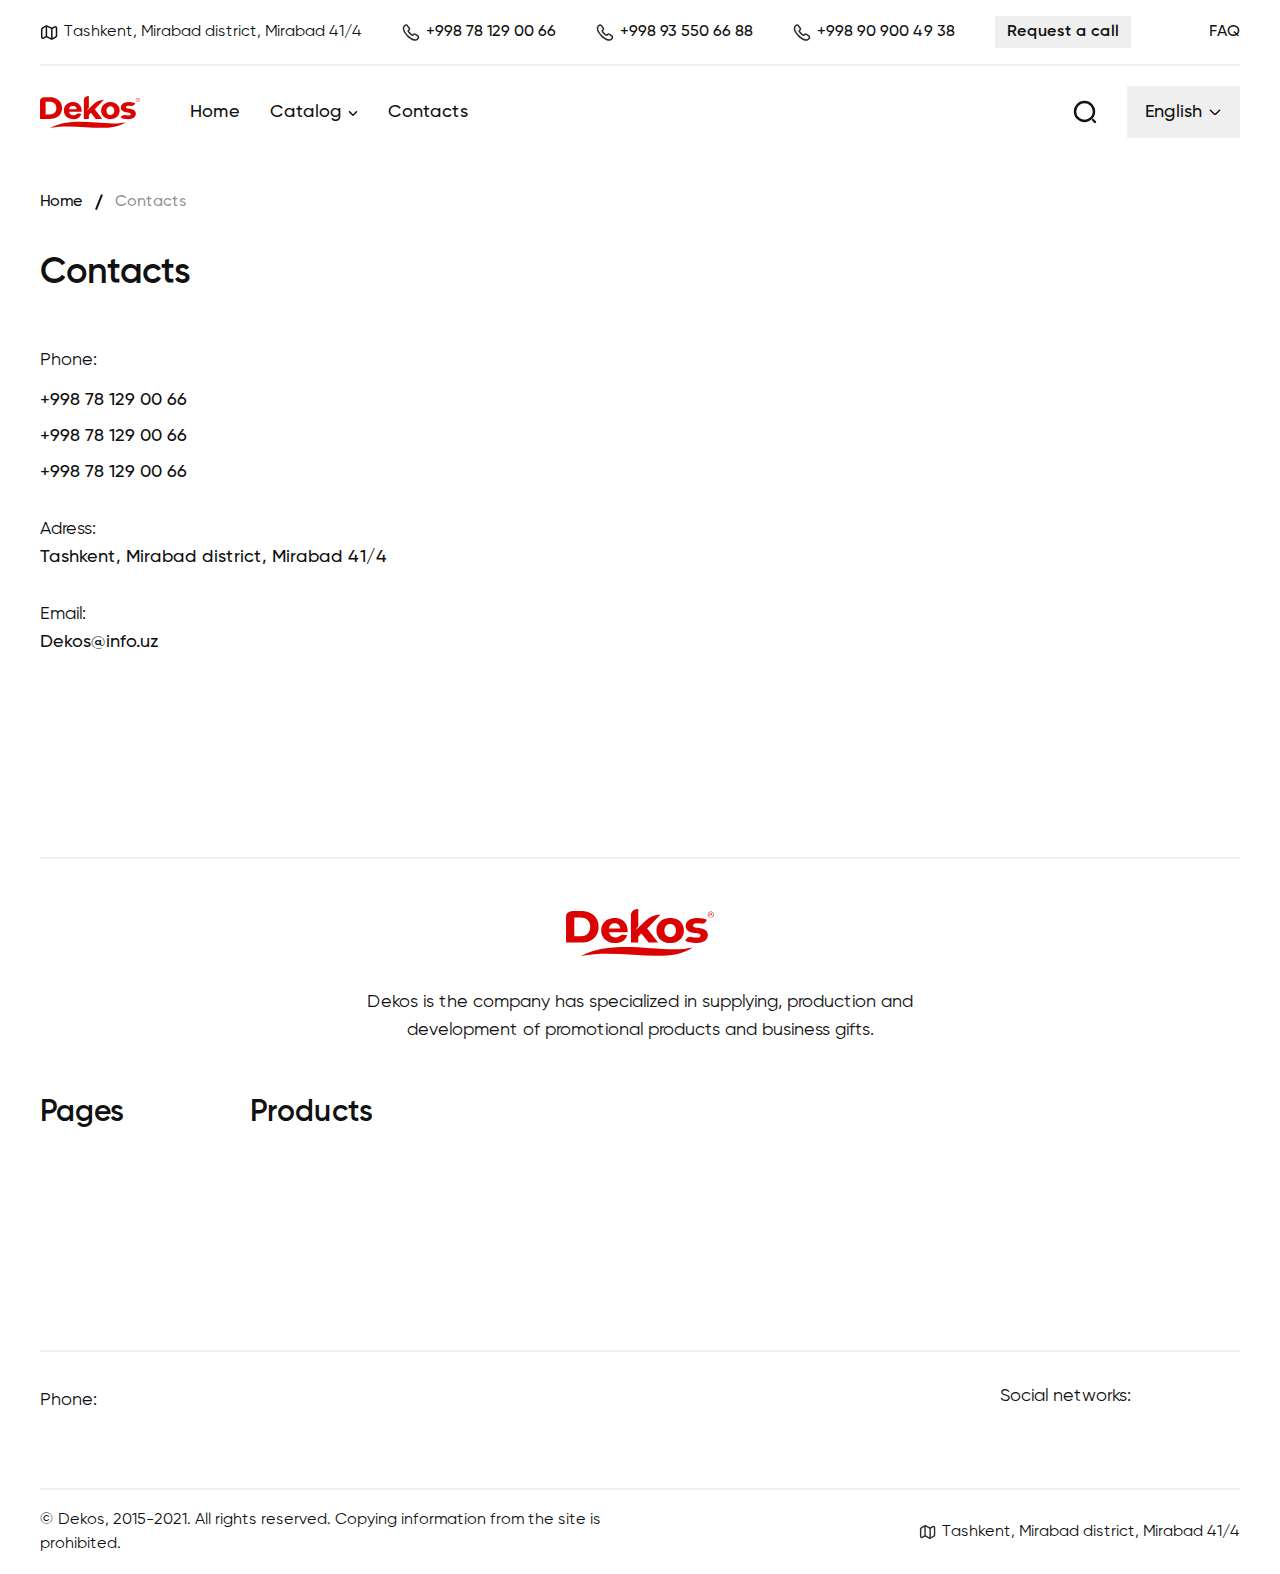
<file: contact.html>
<!DOCTYPE html>
<html lang="en">
<head>
    <meta charset="UTF-8">
    <meta http-equiv="X-UA-Compatible" content="IE=edge" />
    <meta name="viewport" content="width=device-width, initial-scale=1.0" />
    <link rel="icon" href="../assets/img/logo/dekos.svg">
    <link rel="stylesheet" href="../assets/css/base/style.css">
    <title>Dekos</title>
    <link rel="stylesheet" href="../assets/css/uikit.min.css" />
    <link rel="stylesheet" href="../assets/css/tailwind.css" />
</head>
<body>
    
    <div  id="header" uk-sticky="show-on-up: true; animation: uk-animation-slide-top; sel-target: .header; cls-active: uk-navbar-sticky bg-[#F9F9F9]; cls-inactive: uk-navbar-transparent z-[9]; top: 200;" class="navbar">
        <header class="header absolute top-0 left-0 w-full z-10 bg-[#fff]" uk-scrollspy="target: .animateRight; cls: uk-animation-slide-left-small; delay: 100;">
            
            <div class="uk-container uk-container-large">
                <div class="nav-details py-[20px] border-b-2 border-[#EFEFEF]">
                    <div class="flex items-center justify-between">
                        <ul class="uk-grid-medium uk-flex-middle" uk-grid>
                            <li class="text-[#DA0302] uk-visible@l">
                                <a href="#" class="flex text-[#111] items-center hover-link duration-100">
                                    <svg class="mr-[6px] stroke-current" width="18" height="19" viewBox="0 0 18 19" fill="none" xmlns="http://www.w3.org/2000/svg">
                                        <path d="M1.71753 6.33498V13.6325C1.71753 15.0575 2.73003 15.6425 3.96003 14.9375L5.72253 13.9325C6.10503 13.715 6.74253 13.6925 7.14003 13.895L11.0775 15.8675C11.475 16.0625 12.1125 16.0475 12.495 15.83L15.7425 13.97C16.155 13.73 16.5 13.145 16.5 12.665V5.36748C16.5 3.94248 15.4875 3.35748 14.2575 4.06248L12.495 5.06748C12.1125 5.28498 11.475 5.30748 11.0775 5.10498L7.14003 3.13998C6.74253 2.94498 6.10503 2.95998 5.72253 3.17748L2.47503 5.03748C2.05503 5.27748 1.71753 5.86248 1.71753 6.33498Z" stroke-width="1.5" stroke-linecap="round" stroke-linejoin="round"/>
                                        <path d="M6.41992 3.5V13.25" stroke-width="1.5" stroke-linecap="round" stroke-linejoin="round"/>
                                        <path d="M11.7976 5.46484V15.4998" stroke-width="1.5" stroke-linecap="round" stroke-linejoin="round"/>
                                    </svg>                                                                        
                                    <p>
                                        Tashkent, Mirabad district, Mirabad 41/4
                                    </p>
                                </a>
                            </li>
                            <li class="text-[#111] animateRight">
                                <a href="#" class="flex items-center hover-link ml-[10px] group">
                                    <img class="mr-[6px] group-hover:scale-[1.1] group-hover:rotate-[45deg] duration-200" src="../assets/img/svg/nav-call.svg" alt="call">                                       
                                    <p class="text-[#111] font-500">
                                        +998 78 129 00 66
                                    </p>
                                </a>
                            </li>
                            <li class="text-[#111] animateRight uk-visible@s">
                                <a href="#" class="flex items-center hover-link ml-[10px] group">
                                    <img class="mr-[6px] group-hover:scale-[1.1] group-hover:rotate-[45deg] duration-200" src="../assets/img/svg/nav-call.svg" alt="call">                                       
                                    <p class="text-[#111] font-500">
                                        +998 93 550 66 88
                                    </p>
                                </a>
                            </li>
                            <li class="text-[#111] animateRight uk-visible@m">
                                <a href="#" class="flex items-center hover-link ml-[10px] group">
                                    <img class="mr-[6px] group-hover:scale-[1.1] group-hover:rotate-[45deg] duration-200" src="../assets/img/svg/nav-call.svg" alt="call">                                       
                                    <p class="text-[#111] font-500">
                                        +998 90 900 49 38
                                    </p>
                                </a>
                            </li>   
                            <li class="text-[#111] uk-visible@s">
                                <a href="contact.html" class="py-[8px] px-[12px] hover-link text-[#111] font-600 bg-[#EFEFEF] animBtnTop ml-[10px]">
                                    Request a call
                                </a>
                            </li>
                        </ul>
                        <div class="uk-visible@s">
                            <ul>
                                <li class="text-[#DA0302]">
                                    <a href="FAQ.html" class="hover-link text-[#111] duration-100">                                   
                                        <p class="font-500 uk-text-uppercase">
                                            FAQ
                                        </p>
                                    </a>
                                </li>
                            </ul>
                        </div>
                    </div>
                </div>
                <nav class="uk-flex uk-flex-middle py-[20px]" uk-grid>
                    
                    <div class="uk-navbar-left">
                        <div class="flex uk-flex-middle">
                            <div>
                                <ul>
                                    <li>
                                        <a href="index.html">
                                            <img class="w-[100px]" src="../assets/img/logo/dekos.svg" alt="Logo">
                                        </a>
                                    </li>
                                </ul>
                            </div>
                            
                            <div class="uk-visible@m ml-[50px]">
                                <ul class="uk-flex-middle uk-grid-medium" uk-grid>
                                    <li class="text-[#DA0302] animateRight">
                                        <a href="index.html" class="text-lg font-500 text-[#111] hover-link duration-100">
                                            Home
                                        </a>
                                    </li>
                                    <li class="text-[#DA0302] animateRight">
                                        <a href="catalog.html" class="group text-lg font-500 text-[#111] hover-link uk-flex uk-flex-middle duration-100">
                                            <span>Catalog</span>
                                            <svg class="stroke-current ml-[6px] mt-[3px] group-hover:rotate-[-180deg] duration-200" width="10" height="5" viewBox="0 0 10 5" fill="none" xmlns="http://www.w3.org/2000/svg">
                                                <path d="M8.5 0.75L5 4.25L1.5 0.75" stroke-width="1.5" stroke-linecap="round" stroke-linejoin="round"/>
                                            </svg>
                                        </a>
                                        <div uk-dropdown="pos: bottom-left; animation: uk-animation-slide-top-small; duration: 200" style="padding: 20px 30px 30px 24px;">
                                            <ul class="uk-nav uk-dropdown-nav uk-child-width-1-2 uk-child-width-1-3@l uk-flex-between" uk-grid>
                                                <li class="uk-parent uk-padding-remove-left">
                                                    <a href="#" class="uk-flex uk-flex-middle mt-[3px] text-lg 2xl:text-xl group">
                                                        Unique solutions
                                                        from Dekos
                                                        <svg class="hidden group-hover:block stroke-current rotate-[-90deg] ml-[10px] duration-300" width="14" height="14" viewBox="0 0 14 14" fill="none" xmlns="http://www.w3.org/2000/svg">
                                                            <path d="M11.6199 5.22083L7.81655 9.02416C7.36738 9.47333 6.63238 9.47333 6.18322 9.02416L2.37988 5.22083" stroke-width="1.5" stroke-miterlimit="10" stroke-linecap="round" stroke-linejoin="round"/>
                                                        </svg>                                                            
                                                    </a>
                                                    <a href="#" class="uk-flex uk-flex-middle mt-[3px] text-lg 2xl:text-xl group">
                                                        External
                                                        batteries
                                                        <svg class="hidden group-hover:block stroke-current rotate-[-90deg] ml-[10px] duration-300" width="14" height="14" viewBox="0 0 14 14" fill="none" xmlns="http://www.w3.org/2000/svg">
                                                            <path d="M11.6199 5.22083L7.81655 9.02416C7.36738 9.47333 6.63238 9.47333 6.18322 9.02416L2.37988 5.22083" stroke-width="1.5" stroke-miterlimit="10" stroke-linecap="round" stroke-linejoin="round"/>
                                                        </svg>                                                            
                                                    </a>
                                                    <a href="#" class="uk-flex uk-flex-middle mt-[3px] text-lg 2xl:text-xl group">
                                                        Business
                                                        gifts
                                                        <svg class="hidden group-hover:block stroke-current rotate-[-90deg] ml-[10px] duration-300" width="14" height="14" viewBox="0 0 14 14" fill="none" xmlns="http://www.w3.org/2000/svg">
                                                            <path d="M11.6199 5.22083L7.81655 9.02416C7.36738 9.47333 6.63238 9.47333 6.18322 9.02416L2.37988 5.22083" stroke-width="1.5" stroke-miterlimit="10" stroke-linecap="round" stroke-linejoin="round"/>
                                                        </svg>                                                            
                                                    </a>
                                                    <a href="#" class="uk-flex uk-flex-middle mt-[3px] text-lg 2xl:text-xl group">
                                                        Planning
                                                        products
                                                        <svg class="hidden group-hover:block stroke-current rotate-[-90deg] ml-[10px] duration-300" width="14" height="14" viewBox="0 0 14 14" fill="none" xmlns="http://www.w3.org/2000/svg">
                                                            <path d="M11.6199 5.22083L7.81655 9.02416C7.36738 9.47333 6.63238 9.47333 6.18322 9.02416L2.37988 5.22083" stroke-width="1.5" stroke-miterlimit="10" stroke-linecap="round" stroke-linejoin="round"/>
                                                        </svg>                                                            
                                                    </a>
                                                    <a href="#" class="uk-flex uk-flex-middle mt-[3px] text-lg 2xl:text-xl group">
                                                        Award
                                                        products
                                                        <svg class="hidden group-hover:block stroke-current rotate-[-90deg] ml-[10px] duration-300" width="14" height="14" viewBox="0 0 14 14" fill="none" xmlns="http://www.w3.org/2000/svg">
                                                            <path d="M11.6199 5.22083L7.81655 9.02416C7.36738 9.47333 6.63238 9.47333 6.18322 9.02416L2.37988 5.22083" stroke-width="1.5" stroke-miterlimit="10" stroke-linecap="round" stroke-linejoin="round"/>
                                                        </svg>                                                            
                                                    </a>
                                                </li>
                                                <li class="uk-parent uk-padding-remove-left">
                                                    <a href="#" class="uk-flex uk-flex-middle mt-[3px] text-lg 2xl:text-xl group">
                                                        Own
                                                        developments
                                                        <svg class="hidden group-hover:block stroke-current rotate-[-90deg] ml-[10px] duration-300" width="14" height="14" viewBox="0 0 14 14" fill="none" xmlns="http://www.w3.org/2000/svg">
                                                            <path d="M11.6199 5.22083L7.81655 9.02416C7.36738 9.47333 6.63238 9.47333 6.18322 9.02416L2.37988 5.22083" stroke-width="1.5" stroke-miterlimit="10" stroke-linecap="round" stroke-linejoin="round"/>
                                                        </svg>                                                            
                                                    </a>
                                                    <a href="#" class="uk-flex uk-flex-middle mt-[3px] text-lg 2xl:text-xl group">
                                                        Application
                                                        services
                                                        <svg class="hidden group-hover:block stroke-current rotate-[-90deg] ml-[10px] duration-300" width="14" height="14" viewBox="0 0 14 14" fill="none" xmlns="http://www.w3.org/2000/svg">
                                                            <path d="M11.6199 5.22083L7.81655 9.02416C7.36738 9.47333 6.63238 9.47333 6.18322 9.02416L2.37988 5.22083" stroke-width="1.5" stroke-miterlimit="10" stroke-linecap="round" stroke-linejoin="round"/>
                                                        </svg>                                                            
                                                    </a>
                                                    <a href="#" class="uk-flex uk-flex-middle mt-[3px] text-lg 2xl:text-xl group">
                                                        Flash
                                                        drives
                                                        <svg class="hidden group-hover:block stroke-current rotate-[-90deg] ml-[10px] duration-300" width="14" height="14" viewBox="0 0 14 14" fill="none" xmlns="http://www.w3.org/2000/svg">
                                                            <path d="M11.6199 5.22083L7.81655 9.02416C7.36738 9.47333 6.63238 9.47333 6.18322 9.02416L2.37988 5.22083" stroke-width="1.5" stroke-miterlimit="10" stroke-linecap="round" stroke-linejoin="round"/>
                                                        </svg>                                                            
                                                    </a>
                                                    <a href="#" class="uk-flex uk-flex-middle mt-[3px] text-lg 2xl:text-xl group">
                                                        Umbrella
                                                        <svg class="hidden group-hover:block stroke-current rotate-[-90deg] ml-[10px] duration-300" width="14" height="14" viewBox="0 0 14 14" fill="none" xmlns="http://www.w3.org/2000/svg">
                                                            <path d="M11.6199 5.22083L7.81655 9.02416C7.36738 9.47333 6.63238 9.47333 6.18322 9.02416L2.37988 5.22083" stroke-width="1.5" stroke-miterlimit="10" stroke-linecap="round" stroke-linejoin="round"/>
                                                        </svg>                                                            
                                                    </a>
                                                    <a href="#" class="uk-flex uk-flex-middle mt-[3px] text-lg 2xl:text-xl group">
                                                        Pens
                                                        <svg class="hidden group-hover:block stroke-current rotate-[-90deg] ml-[10px] duration-300" width="14" height="14" viewBox="0 0 14 14" fill="none" xmlns="http://www.w3.org/2000/svg">
                                                            <path d="M11.6199 5.22083L7.81655 9.02416C7.36738 9.47333 6.63238 9.47333 6.18322 9.02416L2.37988 5.22083" stroke-width="1.5" stroke-miterlimit="10" stroke-linecap="round" stroke-linejoin="round"/>
                                                        </svg>                                                            
                                                    </a>
                                                </li>
                                                <li class="uk-parent uk-padding-remove-left">
                                                    <a href="category.html" class="uk-flex uk-flex-middle mt-[3px] text-lg 2xl:text-xl group">
                                                        Promotional
                                                        souvenirs
                                                        <svg class="hidden group-hover:block stroke-current rotate-[-90deg] ml-[10px] duration-300" width="14" height="14" viewBox="0 0 14 14" fill="none" xmlns="http://www.w3.org/2000/svg">
                                                            <path d="M11.6199 5.22083L7.81655 9.02416C7.36738 9.47333 6.63238 9.47333 6.18322 9.02416L2.37988 5.22083" stroke-width="1.5" stroke-miterlimit="10" stroke-linecap="round" stroke-linejoin="round"/>
                                                        </svg>                                                            
                                                    </a>
                                                    <a href="#" class="uk-flex uk-flex-middle mt-[3px] text-lg 2xl:text-xl group">
                                                        Office
                                                        souvenirs
                                                        <svg class="hidden group-hover:block stroke-current rotate-[-90deg] ml-[10px] duration-300" width="14" height="14" viewBox="0 0 14 14" fill="none" xmlns="http://www.w3.org/2000/svg">
                                                            <path d="M11.6199 5.22083L7.81655 9.02416C7.36738 9.47333 6.63238 9.47333 6.18322 9.02416L2.37988 5.22083" stroke-width="1.5" stroke-miterlimit="10" stroke-linecap="round" stroke-linejoin="round"/>
                                                        </svg>                                                            
                                                    </a>
                                                    <a href="#" class="uk-flex uk-flex-middle mt-[3px] text-lg 2xl:text-xl group">
                                                        Bags and
                                                        folders
                                                        <svg class="hidden group-hover:block stroke-current rotate-[-90deg] ml-[10px] duration-300" width="14" height="14" viewBox="0 0 14 14" fill="none" xmlns="http://www.w3.org/2000/svg">
                                                            <path d="M11.6199 5.22083L7.81655 9.02416C7.36738 9.47333 6.63238 9.47333 6.18322 9.02416L2.37988 5.22083" stroke-width="1.5" stroke-miterlimit="10" stroke-linecap="round" stroke-linejoin="round"/>
                                                        </svg>                                                            
                                                    </a>
                                                    <a href="#" class="uk-flex uk-flex-middle mt-[3px] text-lg 2xl:text-xl group">
                                                        Textile
                                                        <svg class="hidden group-hover:block stroke-current rotate-[-90deg] ml-[10px] duration-300" width="14" height="14" viewBox="0 0 14 14" fill="none" xmlns="http://www.w3.org/2000/svg">
                                                            <path d="M11.6199 5.22083L7.81655 9.02416C7.36738 9.47333 6.63238 9.47333 6.18322 9.02416L2.37988 5.22083" stroke-width="1.5" stroke-miterlimit="10" stroke-linecap="round" stroke-linejoin="round"/>
                                                        </svg>                                                            
                                                    </a>
                                                    <a href="#" class="uk-flex uk-flex-middle mt-[3px] text-lg 2xl:text-xl group">
                                                        Tableware
                                                        <svg class="hidden group-hover:block stroke-current rotate-[-90deg] ml-[10px] duration-300" width="14" height="14" viewBox="0 0 14 14" fill="none" xmlns="http://www.w3.org/2000/svg">
                                                            <path d="M11.6199 5.22083L7.81655 9.02416C7.36738 9.47333 6.63238 9.47333 6.18322 9.02416L2.37988 5.22083" stroke-width="1.5" stroke-miterlimit="10" stroke-linecap="round" stroke-linejoin="round"/>
                                                        </svg>                                                            
                                                    </a>
                                                </li>
                                            </ul>
                                        </div>
                                    </li>
                                    <li class="text-[#DA0302] animateRight">
                                        <a href="contact.html" class="text-lg font-500 text-[#111] hover-link duration-100">
                                            Contacts
                                        </a>
                                    </li>
                                </ul>
                            </div>
                        </div>
                    </div>
                    
                    <div class="uk-navbar-right">
                        <div class="uk-flex-middle uk-grid-medium" uk-grid>
                            <div class="uk-visible@m">
                                <div>
                                    <a href="#searchModal" uk-toggle>
                                        <img class="w-[24px] h-[24px]" src="../assets/img/svg/nav-search.svg" alt="search">
                                    </a>
                                </div>
                            </div>
                            
                            <div id="searchModal" uk-modal>
                                <div class="uk-modal-dialog uk-modal-body md:p-[30px]">
                                    <div>
                                        <div class="flex items-center bg-[#EFEFEF]">
                                            <svg class="stroke-current ml-[15px]" width="20" height="20" viewBox="0 0 24 24" fill="none" xmlns="http://www.w3.org/2000/svg">
                                                <path d="M11.5 21C16.7467 21 21 16.7467 21 11.5C21 6.25329 16.7467 2 11.5 2C6.25329 2 2 6.25329 2 11.5C2 16.7467 6.25329 21 11.5 21Z" stroke-width="1.5" stroke-linecap="round" stroke-linejoin="round"/>
                                                <path d="M22 22L20 20" stroke-width="1.5" stroke-linecap="round" stroke-linejoin="round"/>
                                            </svg>                                                
                                            <input class="pl-[10px] mr-[20px] py-[15px] w-full focus:outline-none bg-[#EFEFEF] text-[#1d1d1b]" placeholder="Search" type="text">
                                        </div>
                                    </div>
                                    <h3 class="text-[16px] mt-[30px] text-[#111] font-600 uk-text-uppercase mb-[5px] text-sm" style="font-family: 'Gilroy';">Products</h3>
                                    <ul class="p-[10px] uk-grid-small uk-child-width-1-1" uk-grid>
                                        <li class="uk-parent text-[#111] animateLeft">
                                            <a href="index.html" class="hover-link text-[#111] font-500">
                                                Unique solutions
                                                from Dekos
                                            </a>
                                        </li>
                                        <li class="uk-parent text-[#111] animateLeft">
                                            <a href="index.html" class="hover-link text-[#111] font-500">
                                                External
                                                batteries
                                            </a>
                                        </li>
                                        <li class="uk-parent text-[#111] animateLeft">
                                            <a href="index.html" class="hover-link text-[#111] font-500">
                                                Business
                                                gifts
                                            </a>
                                        </li>
                                    </ul>
                                </div>
                            </div>
                            
                            <div class="uk-visible@m">
                                <div>
                                    <a href="#" class="nav-link hover:text-[#111] hover:no-underline py-[12px] px-[18px] text-[#111] bg-[#EFEFEF] focus:bg-[#DA0302] focus:text-[#fff] duration-200 lang inline-flex font-500 items-center text-lg group" style="animation-duration: .8s;">
                                        English
                                        <svg class="ml-[6px] group-focus:rotate-[-180deg] duration-200 stroke-current" width="14" height="14" viewBox="0 0 14 14" fill="none" xmlns="http://www.w3.org/2000/svg">
                                            <path d="M11.6199 5.22083L7.81655 9.02416C7.36738 9.47333 6.63238 9.47333 6.18322 9.02416L2.37988 5.22083" stroke-width="1.5" stroke-miterlimit="10" stroke-linecap="round" stroke-linejoin="round"/>
                                        </svg>                                            
                                    </a>
                                    <div class="uk-padding-remove" style="min-width: 100px;" uk-dropdown="pos: bottom-justify;animation: uk-animation-slide-top-small; duration: 200; mode: click">
                                        
                                        <ul class="uk-grid uk-grid-small uk-flex-column uk-padding-small pl-[16px]" uk-grid >
                                            <li class="uk-width-auto text-[#111]">
                                                <a href="javascript.void(0)" class="text-lg hover-link text-[#111] font-500">
                                                    Russian
                                                </a>
                                            </li>
                                            <li class="uk-width-auto text-[#111]">
                                                <a href="javascript.void(0)" class="text-lg hover-link text-[#111] font-500">
                                                    Uzbek
                                                </a>
                                            </li>
                                        </ul>
                                    </div>
                                </div>
                            </div>
                            
                            <div class="uk-hidden@m">
                                <div class="text-[#1d1d1b]">
                                    <a href="javascript:void(0);" uk-toggle="target: #offcanvas-flip" class="text-[#1d1d1b] hover-link">
                                        <ul class="uk-flex uk-flex-column space-y-[3px]">
                                            <li>
                                                <hr class="border-none w-[24px] h-[3px] bg-[#DA0302]">
                                            </li>
                                            <li>
                                                <hr class="border-none w-[24px] h-[3px] bg-[#DA0302]">
                                            </li>
                                            <li>
                                                <hr class="border-none w-[24px] h-[3px] bg-[#DA0302]">
                                            </li>
                                        </ul>                                           
                                    </a>
                                </div>
                                
                                <div id="offcanvas-flip" uk-offcanvas="flip: true; overlay: true">
                                    <div class="uk-offcanvas-bar">
                                        
                                        <div class="uk-flex uk-flex-right">
                                            <button class="uk-offcanvas-close" type="button" uk-close>
                                                <svg  xmlns="http://www.w3.org/2000/svg" viewBox="0 0 24 24" width="24" height="24"><path fill="none" d="M0 0h24v24H0z"/><path d="M12 10.586l4.95-4.95 1.414 1.414-4.95 4.95 4.95 4.95-1.414 1.414-4.95-4.95-4.95 4.95-1.414-1.414 4.95-4.95-4.95-4.95L7.05 5.636z"/></svg>
                                            </button>
                                        </div>
                                        
                                        <ul class="mt-[20px] items-end uk-flex-column uk-grid-small uk-text-uppercase uk-child-width-1-1" uk-grid uk-scrollspy="target: .animBottom; cls: uk-animation-slide-top-small; delay: 100; repeat: true">
                                            <li class="uk-flex uk-flex-right">
                                                <a href="index.html" class="font-400 animBottom">
                                                    Home
                                                </a>
                                            </li>
                                            <div>
                                                <hr class="border-none w-full h-[1px] bg-[#fff] bg-opacity-[0.06]">
                                            </div>
                                            <li class="uk-flex uk-flex-right">
                                                <a href="catalog.html" class="font-400 animBottom">
                                                    Catalog
                                                </a>
                                            </li>
                                            <div>
                                                <hr class="border-none w-full h-[1px] bg-[#fff] bg-opacity-[0.06]">
                                            </div>
                                            <li class="uk-flex uk-flex-right">
                                                <a href="contact.html" class="font-400 animBottom">
                                                    Contacts
                                                </a>
                                            </li>
                                            <div>
                                                <hr class="border-none w-full h-[1px] bg-[#fff] bg-opacity-[0.06]">
                                            </div>
                                            <li class="uk-flex uk-flex-right">
                                                <a href="FAQ.html" class="font-400 animBottom">
                                                    FAQ
                                                </a>
                                            </li>
                                            <div>
                                                <hr class="border-none w-full h-[1px] bg-[#fff] bg-opacity-[0.06]">
                                            </div>
                                            <li class="uk-flex uk-flex-right">
                                                <ul class="uk-grid-small uk-flex-middle" uk-grid>
                                                    <li class="text-[#fff]">
                                                        <a href="#" class="text-[#fff] font-400 hover-link animBottom">UZ</a>
                                                    </li>
                                                    <li>
                                                        <hr class="border-none w-[1px] h-[16px] bg-[#fff] bg-opacity-[0.06]">
                                                    </li>
                                                    <li class="text-[#fff]">
                                                        <a href="#" class="text-[#fff] font-400 hover-link animBottom">RU</a>
                                                    </li>
                                                    <li>
                                                        <hr class="border-none w-[1px] h-[16px] bg-[#fff] bg-opacity-[0.06]">
                                                    </li>
                                                    <li class="text-[#fff]">
                                                        <a href="#" class="text-[#fff] font-400 hover-link animBottom">EN</a>
                                                    </li>
                                                </ul>
                                            </li>
                                        </ul>
                                    </div>
                                </div>
                            </div>
                        </div>
                    </div>
                    
                </nav>
            </div>
            
        </header>
    </div>
    
    <section class="uk-section mt-[120px] promotion-section">
        <div class="uk-container uk-container-large">
            <div>
                <div class="uk-grid-small items-center text-[#111] mb-[36px]" uk-grid>
                    <div>
                        <a href="index.html" class="hover-link text-[#111] font-500">
                            <p>Home</p>
                        </a>
                    </div>
                    <div>
                        <hr class="border-none bg-[#111] w-[1.5px] h-[16px] rotate-[22deg]">
                    </div>
                    <div>
                        <p class="text-[#111] text-opacity-[0.48] font-500">Contacts</p>
                    </div>
                </div>
            </div>
            <div class="mt-[30px]">
                <div>
                    <h2 class="text-[#111] text-[36px] font-600 font-gilroy">Contacts</h2>
                    <div class="mt-[30px] uk-grid-large flex-wrap justify-between items-center uk-grid-match" uk-grid>
                        <div class="sm:w-[470px]">
                            <div>
                                <p class="text-[#111] text-[18px]">Phone:</p>
                                <ul class="flex flex-col space-y-[8px] mt-[12px]">
                                    <li class="text-[#DA0302]">
                                        <a href="#" class="text-[#111] font-500 text-lg hover-link">
                                            +998 78 129 00 66
                                        </a>
                                    </li>
                                    <li class="text-[#DA0302]">
                                        <a href="#" class="text-[#111] font-500 text-lg hover-link">
                                            +998 78 129 00 66
                                        </a>
                                    </li>
                                    <li class="text-[#DA0302]">
                                        <a href="#" class="text-[#111] font-500 text-lg hover-link">
                                            +998 78 129 00 66
                                        </a>
                                    </li>
                                </ul>
                            </div>
                            <div class="mt-[30px]">
                                <p class="text-[#111] text-[18px]">Adress:</p>
                                <div class="text-[#DA0302]">
                                    <a href="#" class="text-[#111] font-500 text-lg hover-link line-animation">
                                        Tashkent, Mirabad district, Mirabad 41/4
                                    </a>
                                </div>
                            </div>
                            <div class="mt-[30px]">
                                <p class="text-[#111] text-[18px]">Email:</p>
                                <div class="text-[#DA0302]">
                                    <a href="#" class="text-[#111] font-500 text-lg hover-link line-animation">
                                        Dekos@info.uz
                                    </a>
                                </div>
                            </div>
                        </div>
                        <div class="uk-width-expand@m uk-width-1-1">
                            <iframe src="https://www.google.com/maps/embed?pb=!1m18!1m12!1m3!1d2997.443618657482!2d69.28289011573519!3d41.29921200941896!2m3!1f0!2f0!3f0!3m2!1i1024!2i768!4f13.1!3m3!1m2!1s0x38ae8b2616f94705%3A0x720b816eb8acffcb!2sMountain%20uz!5e0!3m2!1sru!2s!4v1641273521041!5m2!1sru!2s" width="100%" height="350px" style="border:0;" allowfullscreen="" loading="lazy"></iframe>
                        </div>
                    </div>
                </div>
            </div>
        </div>
    </section>
    
    <footer class="uk-section uk-margin-medium-top uk-padding-remove-bottom" uk-scrollspy="target: .animTop; cls: uk-animation-slide-top-medium; delay: 100;">
        <div class="uk-container uk-container-large">
            <div class="border-t-2 border-[#EFEFEF] pt-[50px]">
                <div class="uk-text-center mx-auto md:w-[550px]">
                    <a href="index.html" class="hover-link uk-display-inline-block">
                        <img class="w-[148px]" src="../assets/img/logo/dekos.svg" alt="brend">
                    </a>
                    <div>
                        <p class="text-lg text-[#111] mt-[24px]">
                            Dekos is the company has specialized in supplying, production and
                            development of promotional products and business gifts.
                        </p>
                    </div>
                </div>
            </div>
            <div class="sm:mt-[48px] border-b-2 border-[#EFEFEF] pb-[30px] sm:pb-[50px]">
                <ul class="uk-flex-between@m uk-flex-center uk-text-center uk-text-left@s pt-[30px] sm:pt-[0] uk-grid-collapse" uk-grid>
                    <li class="sm:w-[150px]">
                        <ul class="flex flex-col space-y-[12px]">
                            <li>
                                <h3 class="heading-third text-[#111] mb-[6px]" style="font-weight: 600;">Pages</h3>
                            </li>
                            <li class="text-[#111] animTop">
                                <a href="index.html" class="text-lg font-500 text-[#111] hover-link line-animation">
                                    Home
                                </a>
                            </li>
                            <li class="text-[#111] animTop">
                                <a href="catalog.html" class="text-lg font-500 text-[#111] hover-link line-animation">
                                    Catalog
                                </a>
                            </li>
                            <li class="text-[#111] animTop">
                                <a href="contact.html" class="text-lg font-500 text-[#111] hover-link line-animation">
                                    Contacts
                                </a>
                            </li>
                        </ul>
                    </li>
                    <li class="uk-width-1-5@l uk-width-1-3@s">
                        <ul class="flex flex-col space-y-[12px]">
                            <li>
                                <h3 class="heading-third text-[#111] mb-[6px] mt-[30px] sm:mt-[0px]" style="font-weight: 600;">Products</h3>
                            </li>
                            <li class="text-[#111] animTop">
                                <a href="#" class="text-lg font-500 text-[#111] hover-link line-animation">
                                    New items 2020-2021
                                </a>
                            </li>
                            <li class="text-[#111] animTop">
                                <a href="#" class="text-lg font-500 text-[#111] hover-link line-animation">
                                    Unique solutions from Dekos
                                </a>
                            </li>
                            <li class="text-[#111] animTop">
                                <a href="#" class="text-lg font-500 text-[#111] hover-link line-animation">
                                    External batteries
                                </a>
                            </li>
                            <li class="text-[#111] animTop">
                                <a href="#" class="text-lg font-500 text-[#111] hover-link line-animation">
                                    Business gifts
                                </a>
                            </li>
                        </ul>
                    </li>
                    <li class="uk-width-1-6@l uk-width-1-4@s">
                        <ul class="flex flex-col space-y-[12px]">
                            <li class="uk-invisible footer-insivible-text">
                                <h3 class="heading-third text-[#111] sm:mb-[6px]" style="font-weight: 600;">something</h3>
                            </li>
                            <li class="text-[#111] animTop">
                                <a href="#" class="text-lg font-500 text-[#111] hover-link line-animation">
                                    Award products
                                </a>
                            </li>
                            <li class="text-[#111] animTop">
                                <a href="#" class="text-lg font-500 text-[#111] hover-link line-animation">
                                    Planning products
                                </a>
                            </li>
                            <li class="text-[#111] animTop">
                                <a href="#" class="text-lg font-500 text-[#111] hover-link line-animation">
                                    Own developments
                                </a>
                            </li>
                            <li class="text-[#111] animTop">
                                <a href="#" class="text-lg font-500 text-[#111] hover-link line-animation">
                                    Application services
                                </a>
                            </li>
                        </ul>
                    </li>
                    <li class="uk-width-1-6@l uk-width-1-4@m uk-width-1-3@s">
                        <ul class="flex flex-col space-y-[12px]">
                            <li class="uk-invisible footer-insivible-text">
                                <h3 class="heading-third text-[#111] sm:mb-[6px]" style="font-weight: 600;">something</h3>
                            </li>
                            <li class="text-[#111] animTop">
                                <a href="#" class="text-lg font-500 text-[#111] hover-link line-animation">
                                    Flash drives
                                </a>
                            </li>
                            <li class="text-[#111] animTop">
                                <a href="#" class="text-lg font-500 text-[#111] hover-link line-animation">
                                    Umbrella
                                </a>
                            </li>
                            <li class="text-[#111] animTop">
                                <a href="#" class="text-lg font-500 text-[#111] hover-link line-animation">
                                    Pens
                                </a>
                            </li>
                            <li class="text-[#111] animTop">
                                <a href="category.html" class="text-lg font-500 text-[#111] hover-link line-animation">
                                    Promotional souvenirs
                                </a>
                            </li>
                        </ul>
                    </li>
                    <li class="md:w-[170px]">
                        <ul class="flex flex-col space-y-[12px]">
                            <li class="uk-invisible footer-insivible-text">
                                <h3 class="heading-third text-[#111] sm:mb-[6px]" style="font-weight: 600;">something</h3>
                            </li>
                            <li class="text-[#111] animTop">
                                <a href="#" class="text-lg font-500 text-[#111] hover-link line-animation">
                                    Office souvenirs
                                </a>
                            </li>
                            <li class="text-[#111] animTop">
                                <a href="#" class="text-lg font-500 text-[#111] hover-link line-animation">
                                    Bags and folders
                                </a>
                            </li>
                            <li class="text-[#111] animTop">
                                <a href="#" class="text-lg font-500 text-[#111] hover-link line-animation">
                                    Textile
                                </a>
                            </li>
                            <li class="text-[#111] animTop">
                                <a href="#" class="text-lg font-500 text-[#111] hover-link line-animation">
                                    Tableware
                                </a>
                            </li>
                        </ul>
                    </li>
                </ul>
            </div>
            <div class="border-b-2 border-[#EFEFEF]" uk-scrollspy="target: .animRight; cls: uk-animation-slide-left-medium; delay: 500;">
                <div class="py-[30px] uk-flex-wrap uk-flex-middle uk-flex-between@s uk-flex-center" uk-grid>
                    <div class="uk-width-1-1 uk-width-auto@m uk-flex uk-flex-center uk-flex-left@s">
                        <div class="uk-text-center uk-text-left@s">
                            <p class="text-[#111] text-lg">Phone:</p>
                            <ul class="uk-grid-small uk-flex-middle uk-flex-center mt-[12px] uk-flex-wrap" uk-grid>
                                <li class="text-[#111] animRight">
                                    <a href="#" class="hover-link text-lg font-500 text-[#111]">
                                        +998 78 129 00 66
                                    </a>
                                </li>
                                <li class="text-[#111] animRight">
                                    <a href="#" class="hover-link text-lg font-500 text-[#111]">
                                        +998 78 129 00 66
                                    </a>
                                </li>
                                <li class="text-[#111] animRight">
                                    <a href="#" class="hover-link text-lg font-500 text-[#111]">
                                        +998 78 129 00 66
                                    </a>
                                </li>
                            </ul>
                        </div>
                    </div>
                    <div class="uk-text-center uk-text-left@s">
                        <p class="text-[#111] text-lg">Social networks:</p>
                        <ul class="uk-grid-small uk-flex-middle mt-[12px]" uk-grid>
                            <li class="text-[#111] animTop">
                                <a href="#" class="group hover-link w-[36px] h-[36px] rounded-full flex items-center justify-center" style="border: 1.5px solid rgba(17, 17, 17, 0.12);">
                                    <img class="group-hover:scale-[1.1] duration-300" src="../assets/img/svg/telegram.svg" alt="telegram">
                                </a>
                            </li>
                            <li class="text-[#111] animTop">
                                <a href="#" class="group hover-link w-[36px] h-[36px] rounded-full flex items-center justify-center" style="border: 1.5px solid rgba(17, 17, 17, 0.12);">
                                    <img class="group-hover:scale-[1.1] duration-300" src="../assets/img/svg/instagram.svg" alt="instagram">
                                </a>
                            </li>
                            <li class="text-[#111] animTop">
                                <a href="#" class="group hover-link w-[36px] h-[36px] rounded-full flex items-center justify-center" style="border: 1.5px solid rgba(17, 17, 17, 0.12);">
                                    <img class="group-hover:scale-[1.1] duration-300" src="../assets/img/svg/facebook.svg" alt="facebook">
                                </a>
                            </li>
                            <li class="text-[#111] animTop">
                                <a href="#" class="group hover-link w-[36px] h-[36px] rounded-full flex items-center justify-center" style="border: 1.5px solid rgba(17, 17, 17, 0.12);">
                                    <img class="group-hover:scale-[1.1] duration-300" src="../assets/img/svg/twiiter.svg" alt="twitter">
                                </a>
                            </li>
                            <li class="text-[#111] animTop">
                                <a href="#" class="group hover-link w-[36px] h-[36px] rounded-full flex items-center justify-center" style="border: 1.5px solid rgba(17, 17, 17, 0.12);">
                                    <img class="group-hover:scale-[1.1] duration-300" src="../assets/img/svg/youtube.svg" alt="youtibe">
                                </a>
                            </li>
                        </ul>
                    </div>
                </div>
            </div>
            <div>
                <div class="uk-flex-wrap uk-flex-middle uk-flex-between py-[18px] text-[#111] uk-text-center uk-text-left@m uk-grid-small" uk-grid>
                    <p class="text-[#111] uk-width-1-2@m">
                        © Dekos, 2015-2021. All rights reserved. Copying information from the site is prohibited.
                    </p>
                    <div class="uk-width-1-1 uk-width-auto@m flex justify-center">
                        <a href="#" class="flex hover-link">
                            <img class="h-[18px] mt-[3px]" src="../assets/img/svg/map.svg" alt="map">
                            <p class="text-[#111] ml-[6px]">
                                Tashkent, Mirabad district, Mirabad 41/4
                            </p>
                        </a>
                    </div>
                </div>
            </div>
        </div>
    </footer>
    
    <div id="overlay" class="uk-position-fixed uk-width-1-1 uk-height-1-1 uk-position-top-left uk-flex uk-flex-center uk-flex-middle" style="background-color: #fff !important; z-index: 10001;">
        <div id="loader" class="w-full h-full">
            <div class="bg-[#fff] w-full h-full flex items-center flex-col justify-center">
                <img class="w-[100px] sm:w-[220px] mb-[30px]" src="../assets/img/logo/dekos.svg" alt="Dekos">
                <h1 class="loader-title font-600 tracking-[1px] text-[#111] font-gilroy">Loading</h1>
            </div>
        </div>
    </div>
    
    <script src="../assets/js/uikit-icons.min.js"></script>
    <script src="../assets/js/uikit.min.js"></script>
    <script src="../assets/js/main.js"></script>
    
</body>
</html>
</file>
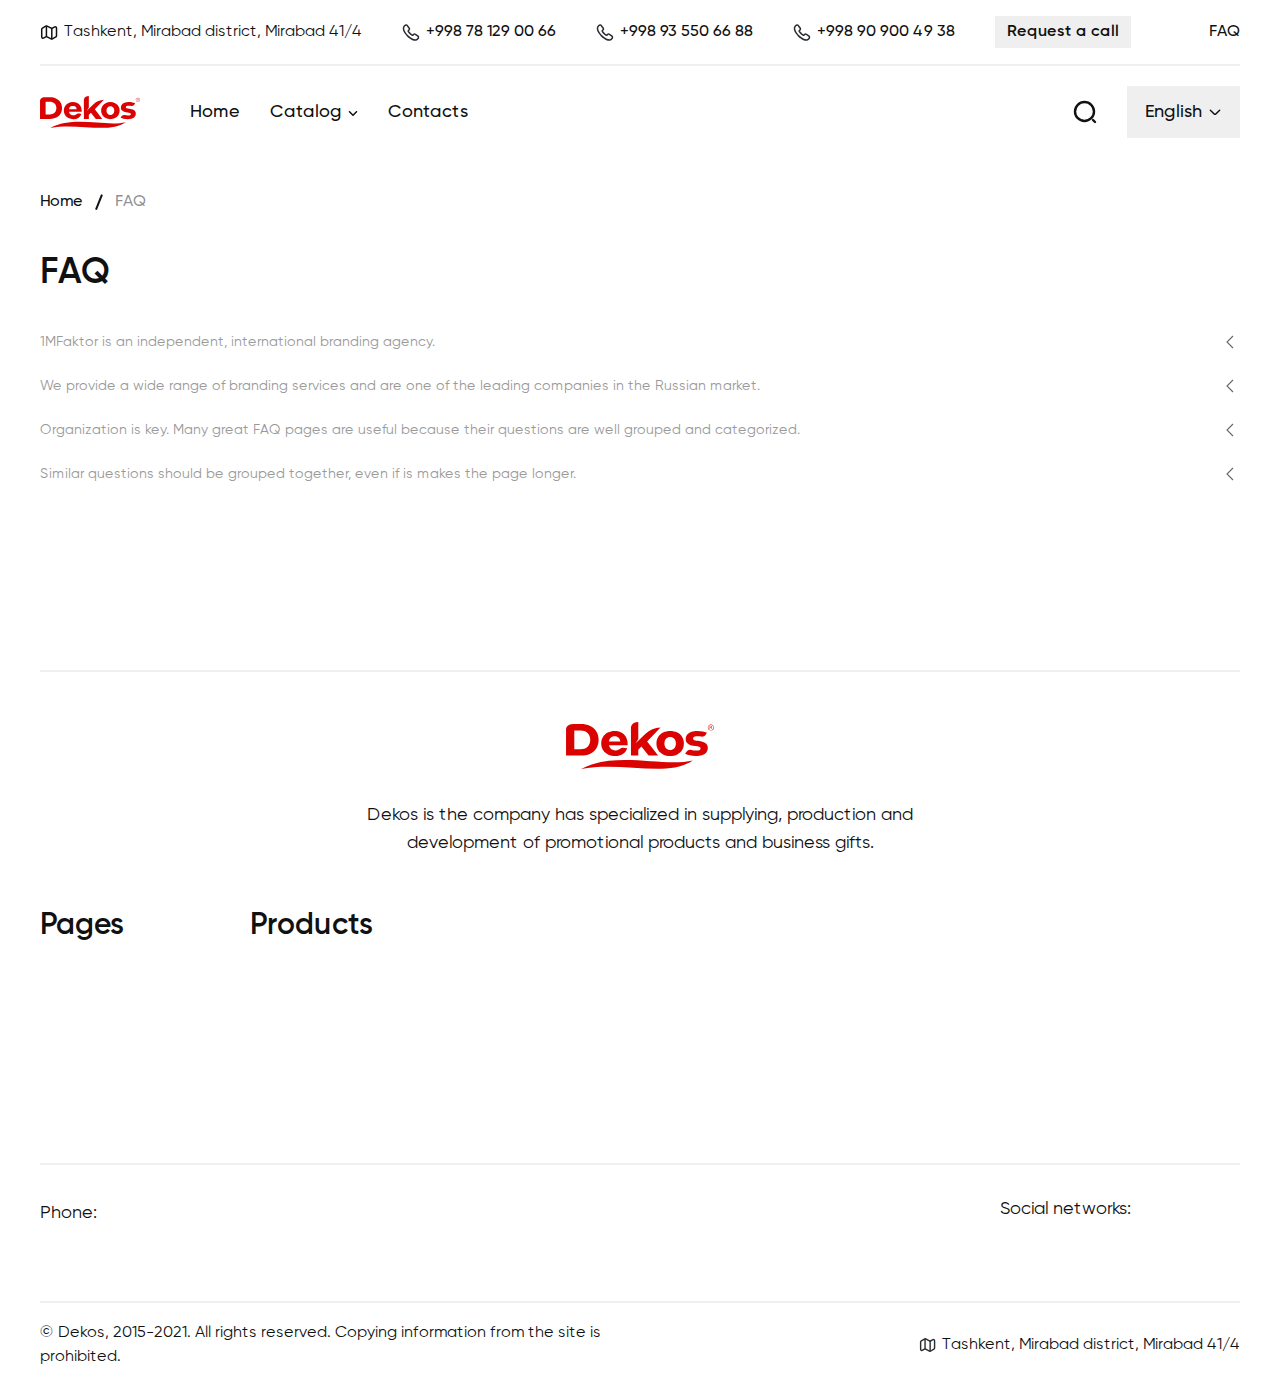
<file: FAQ.html>
<!DOCTYPE html>
<html lang="en">
<head>
    <meta charset="UTF-8">
    <meta http-equiv="X-UA-Compatible" content="IE=edge" />
    <meta name="viewport" content="width=device-width, initial-scale=1.0" />
    <link rel="icon" href="../assets/img/logo/dekos.svg">
    <link rel="stylesheet" href="../assets/css/base/style.css">
    <title>Dekos</title>
    <link rel="stylesheet" href="../assets/css/uikit.min.css" />
    <link rel="stylesheet" href="../assets/css/tailwind.css" />
</head>
<body>
    
    <div  id="header" uk-sticky="show-on-up: true; animation: uk-animation-slide-top; sel-target: .header; cls-active: uk-navbar-sticky bg-[#F9F9F9]; cls-inactive: uk-navbar-transparent z-[9]; top: 200;" class="navbar">
        <header class="header absolute top-0 left-0 w-full z-10 bg-[#fff]" uk-scrollspy="target: .animateRight; cls: uk-animation-slide-left-small; delay: 100;">
            
            <div class="uk-container uk-container-large">
                <div class="nav-details py-[20px] border-b-2 border-[#EFEFEF]">
                    <div class="flex items-center justify-between">
                        <ul class="uk-grid-medium uk-flex-middle" uk-grid>
                            <li class="text-[#DA0302] uk-visible@l">
                                <a href="#" class="flex text-[#111] items-center hover-link duration-100">
                                    <svg class="mr-[6px] stroke-current" width="18" height="19" viewBox="0 0 18 19" fill="none" xmlns="http://www.w3.org/2000/svg">
                                        <path d="M1.71753 6.33498V13.6325C1.71753 15.0575 2.73003 15.6425 3.96003 14.9375L5.72253 13.9325C6.10503 13.715 6.74253 13.6925 7.14003 13.895L11.0775 15.8675C11.475 16.0625 12.1125 16.0475 12.495 15.83L15.7425 13.97C16.155 13.73 16.5 13.145 16.5 12.665V5.36748C16.5 3.94248 15.4875 3.35748 14.2575 4.06248L12.495 5.06748C12.1125 5.28498 11.475 5.30748 11.0775 5.10498L7.14003 3.13998C6.74253 2.94498 6.10503 2.95998 5.72253 3.17748L2.47503 5.03748C2.05503 5.27748 1.71753 5.86248 1.71753 6.33498Z" stroke-width="1.5" stroke-linecap="round" stroke-linejoin="round"/>
                                        <path d="M6.41992 3.5V13.25" stroke-width="1.5" stroke-linecap="round" stroke-linejoin="round"/>
                                        <path d="M11.7976 5.46484V15.4998" stroke-width="1.5" stroke-linecap="round" stroke-linejoin="round"/>
                                    </svg>                                                                        
                                    <p>
                                        Tashkent, Mirabad district, Mirabad 41/4
                                    </p>
                                </a>
                            </li>
                            <li class="text-[#111] animateRight">
                                <a href="#" class="flex items-center hover-link ml-[10px] group">
                                    <img class="mr-[6px] group-hover:scale-[1.1] group-hover:rotate-[45deg] duration-200" src="../assets/img/svg/nav-call.svg" alt="call">                                       
                                    <p class="text-[#111] font-500">
                                        +998 78 129 00 66
                                    </p>
                                </a>
                            </li>
                            <li class="text-[#111] animateRight uk-visible@s">
                                <a href="#" class="flex items-center hover-link ml-[10px] group">
                                    <img class="mr-[6px] group-hover:scale-[1.1] group-hover:rotate-[45deg] duration-200" src="../assets/img/svg/nav-call.svg" alt="call">                                       
                                    <p class="text-[#111] font-500">
                                        +998 93 550 66 88
                                    </p>
                                </a>
                            </li>
                            <li class="text-[#111] animateRight uk-visible@m">
                                <a href="#" class="flex items-center hover-link ml-[10px] group">
                                    <img class="mr-[6px] group-hover:scale-[1.1] group-hover:rotate-[45deg] duration-200" src="../assets/img/svg/nav-call.svg" alt="call">                                       
                                    <p class="text-[#111] font-500">
                                        +998 90 900 49 38
                                    </p>
                                </a>
                            </li>   
                            <li class="text-[#111] uk-visible@s">
                                <a href="contact.html" class="py-[8px] px-[12px] hover-link text-[#111] font-600 bg-[#EFEFEF] animBtnTop ml-[10px]">
                                    Request a call
                                </a>
                            </li>
                        </ul>
                        <div class="uk-visible@s">
                            <ul>
                                <li class="text-[#DA0302]">
                                    <a href="FAQ.html" class="hover-link text-[#111] duration-100">                                   
                                        <p class="font-500 uk-text-uppercase">
                                            FAQ
                                        </p>
                                    </a>
                                </li>
                            </ul>
                        </div>
                    </div>
                </div>
                <nav class="uk-flex uk-flex-middle py-[20px]" uk-grid>
                    
                    <div class="uk-navbar-left">
                        <div class="flex uk-flex-middle">
                            <div>
                                <ul>
                                    <li>
                                        <a href="index.html">
                                            <img class="w-[100px]" src="../assets/img/logo/dekos.svg" alt="Logo">
                                        </a>
                                    </li>
                                </ul>
                            </div>
                            
                            <div class="uk-visible@m ml-[50px]">
                                <ul class="uk-flex-middle uk-grid-medium" uk-grid>
                                    <li class="text-[#DA0302] animateRight">
                                        <a href="index.html" class="text-lg font-500 text-[#111] hover-link duration-100">
                                            Home
                                        </a>
                                    </li>
                                    <li class="text-[#DA0302] animateRight">
                                        <a href="catalog.html" class="group text-lg font-500 text-[#111] hover-link uk-flex uk-flex-middle duration-100">
                                            <span>Catalog</span>
                                            <svg class="stroke-current ml-[6px] mt-[3px] group-hover:rotate-[-180deg] duration-200" width="10" height="5" viewBox="0 0 10 5" fill="none" xmlns="http://www.w3.org/2000/svg">
                                                <path d="M8.5 0.75L5 4.25L1.5 0.75" stroke-width="1.5" stroke-linecap="round" stroke-linejoin="round"/>
                                            </svg>
                                        </a>
                                        <div uk-dropdown="pos: bottom-left; animation: uk-animation-slide-top-small; duration: 200" style="padding: 20px 30px 30px 24px;">
                                            <ul class="uk-nav uk-dropdown-nav uk-child-width-1-2 uk-child-width-1-3@l uk-flex-between" uk-grid>
                                                <li class="uk-parent uk-padding-remove-left">
                                                    <a href="#" class="uk-flex uk-flex-middle mt-[3px] text-lg 2xl:text-xl group">
                                                        Unique solutions
                                                        from Dekos
                                                        <svg class="hidden group-hover:block stroke-current rotate-[-90deg] ml-[10px] duration-300" width="14" height="14" viewBox="0 0 14 14" fill="none" xmlns="http://www.w3.org/2000/svg">
                                                            <path d="M11.6199 5.22083L7.81655 9.02416C7.36738 9.47333 6.63238 9.47333 6.18322 9.02416L2.37988 5.22083" stroke-width="1.5" stroke-miterlimit="10" stroke-linecap="round" stroke-linejoin="round"/>
                                                        </svg>                                                            
                                                    </a>
                                                    <a href="#" class="uk-flex uk-flex-middle mt-[3px] text-lg 2xl:text-xl group">
                                                        External
                                                        batteries
                                                        <svg class="hidden group-hover:block stroke-current rotate-[-90deg] ml-[10px] duration-300" width="14" height="14" viewBox="0 0 14 14" fill="none" xmlns="http://www.w3.org/2000/svg">
                                                            <path d="M11.6199 5.22083L7.81655 9.02416C7.36738 9.47333 6.63238 9.47333 6.18322 9.02416L2.37988 5.22083" stroke-width="1.5" stroke-miterlimit="10" stroke-linecap="round" stroke-linejoin="round"/>
                                                        </svg>                                                            
                                                    </a>
                                                    <a href="#" class="uk-flex uk-flex-middle mt-[3px] text-lg 2xl:text-xl group">
                                                        Business
                                                        gifts
                                                        <svg class="hidden group-hover:block stroke-current rotate-[-90deg] ml-[10px] duration-300" width="14" height="14" viewBox="0 0 14 14" fill="none" xmlns="http://www.w3.org/2000/svg">
                                                            <path d="M11.6199 5.22083L7.81655 9.02416C7.36738 9.47333 6.63238 9.47333 6.18322 9.02416L2.37988 5.22083" stroke-width="1.5" stroke-miterlimit="10" stroke-linecap="round" stroke-linejoin="round"/>
                                                        </svg>                                                            
                                                    </a>
                                                    <a href="#" class="uk-flex uk-flex-middle mt-[3px] text-lg 2xl:text-xl group">
                                                        Planning
                                                        products
                                                        <svg class="hidden group-hover:block stroke-current rotate-[-90deg] ml-[10px] duration-300" width="14" height="14" viewBox="0 0 14 14" fill="none" xmlns="http://www.w3.org/2000/svg">
                                                            <path d="M11.6199 5.22083L7.81655 9.02416C7.36738 9.47333 6.63238 9.47333 6.18322 9.02416L2.37988 5.22083" stroke-width="1.5" stroke-miterlimit="10" stroke-linecap="round" stroke-linejoin="round"/>
                                                        </svg>                                                            
                                                    </a>
                                                    <a href="#" class="uk-flex uk-flex-middle mt-[3px] text-lg 2xl:text-xl group">
                                                        Award
                                                        products
                                                        <svg class="hidden group-hover:block stroke-current rotate-[-90deg] ml-[10px] duration-300" width="14" height="14" viewBox="0 0 14 14" fill="none" xmlns="http://www.w3.org/2000/svg">
                                                            <path d="M11.6199 5.22083L7.81655 9.02416C7.36738 9.47333 6.63238 9.47333 6.18322 9.02416L2.37988 5.22083" stroke-width="1.5" stroke-miterlimit="10" stroke-linecap="round" stroke-linejoin="round"/>
                                                        </svg>                                                            
                                                    </a>
                                                </li>
                                                <li class="uk-parent uk-padding-remove-left">
                                                    <a href="#" class="uk-flex uk-flex-middle mt-[3px] text-lg 2xl:text-xl group">
                                                        Own
                                                        developments
                                                        <svg class="hidden group-hover:block stroke-current rotate-[-90deg] ml-[10px] duration-300" width="14" height="14" viewBox="0 0 14 14" fill="none" xmlns="http://www.w3.org/2000/svg">
                                                            <path d="M11.6199 5.22083L7.81655 9.02416C7.36738 9.47333 6.63238 9.47333 6.18322 9.02416L2.37988 5.22083" stroke-width="1.5" stroke-miterlimit="10" stroke-linecap="round" stroke-linejoin="round"/>
                                                        </svg>                                                            
                                                    </a>
                                                    <a href="#" class="uk-flex uk-flex-middle mt-[3px] text-lg 2xl:text-xl group">
                                                        Application
                                                        services
                                                        <svg class="hidden group-hover:block stroke-current rotate-[-90deg] ml-[10px] duration-300" width="14" height="14" viewBox="0 0 14 14" fill="none" xmlns="http://www.w3.org/2000/svg">
                                                            <path d="M11.6199 5.22083L7.81655 9.02416C7.36738 9.47333 6.63238 9.47333 6.18322 9.02416L2.37988 5.22083" stroke-width="1.5" stroke-miterlimit="10" stroke-linecap="round" stroke-linejoin="round"/>
                                                        </svg>                                                            
                                                    </a>
                                                    <a href="#" class="uk-flex uk-flex-middle mt-[3px] text-lg 2xl:text-xl group">
                                                        Flash
                                                        drives
                                                        <svg class="hidden group-hover:block stroke-current rotate-[-90deg] ml-[10px] duration-300" width="14" height="14" viewBox="0 0 14 14" fill="none" xmlns="http://www.w3.org/2000/svg">
                                                            <path d="M11.6199 5.22083L7.81655 9.02416C7.36738 9.47333 6.63238 9.47333 6.18322 9.02416L2.37988 5.22083" stroke-width="1.5" stroke-miterlimit="10" stroke-linecap="round" stroke-linejoin="round"/>
                                                        </svg>                                                            
                                                    </a>
                                                    <a href="#" class="uk-flex uk-flex-middle mt-[3px] text-lg 2xl:text-xl group">
                                                        Umbrella
                                                        <svg class="hidden group-hover:block stroke-current rotate-[-90deg] ml-[10px] duration-300" width="14" height="14" viewBox="0 0 14 14" fill="none" xmlns="http://www.w3.org/2000/svg">
                                                            <path d="M11.6199 5.22083L7.81655 9.02416C7.36738 9.47333 6.63238 9.47333 6.18322 9.02416L2.37988 5.22083" stroke-width="1.5" stroke-miterlimit="10" stroke-linecap="round" stroke-linejoin="round"/>
                                                        </svg>                                                            
                                                    </a>
                                                    <a href="#" class="uk-flex uk-flex-middle mt-[3px] text-lg 2xl:text-xl group">
                                                        Pens
                                                        <svg class="hidden group-hover:block stroke-current rotate-[-90deg] ml-[10px] duration-300" width="14" height="14" viewBox="0 0 14 14" fill="none" xmlns="http://www.w3.org/2000/svg">
                                                            <path d="M11.6199 5.22083L7.81655 9.02416C7.36738 9.47333 6.63238 9.47333 6.18322 9.02416L2.37988 5.22083" stroke-width="1.5" stroke-miterlimit="10" stroke-linecap="round" stroke-linejoin="round"/>
                                                        </svg>                                                            
                                                    </a>
                                                </li>
                                                <li class="uk-parent uk-padding-remove-left">
                                                    <a href="category.html" class="uk-flex uk-flex-middle mt-[3px] text-lg 2xl:text-xl group">
                                                        Promotional
                                                        souvenirs
                                                        <svg class="hidden group-hover:block stroke-current rotate-[-90deg] ml-[10px] duration-300" width="14" height="14" viewBox="0 0 14 14" fill="none" xmlns="http://www.w3.org/2000/svg">
                                                            <path d="M11.6199 5.22083L7.81655 9.02416C7.36738 9.47333 6.63238 9.47333 6.18322 9.02416L2.37988 5.22083" stroke-width="1.5" stroke-miterlimit="10" stroke-linecap="round" stroke-linejoin="round"/>
                                                        </svg>                                                            
                                                    </a>
                                                    <a href="#" class="uk-flex uk-flex-middle mt-[3px] text-lg 2xl:text-xl group">
                                                        Office
                                                        souvenirs
                                                        <svg class="hidden group-hover:block stroke-current rotate-[-90deg] ml-[10px] duration-300" width="14" height="14" viewBox="0 0 14 14" fill="none" xmlns="http://www.w3.org/2000/svg">
                                                            <path d="M11.6199 5.22083L7.81655 9.02416C7.36738 9.47333 6.63238 9.47333 6.18322 9.02416L2.37988 5.22083" stroke-width="1.5" stroke-miterlimit="10" stroke-linecap="round" stroke-linejoin="round"/>
                                                        </svg>                                                            
                                                    </a>
                                                    <a href="#" class="uk-flex uk-flex-middle mt-[3px] text-lg 2xl:text-xl group">
                                                        Bags and
                                                        folders
                                                        <svg class="hidden group-hover:block stroke-current rotate-[-90deg] ml-[10px] duration-300" width="14" height="14" viewBox="0 0 14 14" fill="none" xmlns="http://www.w3.org/2000/svg">
                                                            <path d="M11.6199 5.22083L7.81655 9.02416C7.36738 9.47333 6.63238 9.47333 6.18322 9.02416L2.37988 5.22083" stroke-width="1.5" stroke-miterlimit="10" stroke-linecap="round" stroke-linejoin="round"/>
                                                        </svg>                                                            
                                                    </a>
                                                    <a href="#" class="uk-flex uk-flex-middle mt-[3px] text-lg 2xl:text-xl group">
                                                        Textile
                                                        <svg class="hidden group-hover:block stroke-current rotate-[-90deg] ml-[10px] duration-300" width="14" height="14" viewBox="0 0 14 14" fill="none" xmlns="http://www.w3.org/2000/svg">
                                                            <path d="M11.6199 5.22083L7.81655 9.02416C7.36738 9.47333 6.63238 9.47333 6.18322 9.02416L2.37988 5.22083" stroke-width="1.5" stroke-miterlimit="10" stroke-linecap="round" stroke-linejoin="round"/>
                                                        </svg>                                                            
                                                    </a>
                                                    <a href="#" class="uk-flex uk-flex-middle mt-[3px] text-lg 2xl:text-xl group">
                                                        Tableware
                                                        <svg class="hidden group-hover:block stroke-current rotate-[-90deg] ml-[10px] duration-300" width="14" height="14" viewBox="0 0 14 14" fill="none" xmlns="http://www.w3.org/2000/svg">
                                                            <path d="M11.6199 5.22083L7.81655 9.02416C7.36738 9.47333 6.63238 9.47333 6.18322 9.02416L2.37988 5.22083" stroke-width="1.5" stroke-miterlimit="10" stroke-linecap="round" stroke-linejoin="round"/>
                                                        </svg>                                                            
                                                    </a>
                                                </li>
                                            </ul>
                                        </div>
                                    </li>
                                    <li class="text-[#DA0302] animateRight">
                                        <a href="contact.html" class="text-lg font-500 text-[#111] hover-link duration-100">
                                            Contacts
                                        </a>
                                    </li>
                                </ul>
                            </div>
                        </div>
                    </div>
                    
                    <div class="uk-navbar-right">
                        <div class="uk-flex-middle uk-grid-medium" uk-grid>
                            <div class="uk-visible@m">
                                <div>
                                    <a href="#searchModal" uk-toggle>
                                        <img class="w-[24px] h-[24px]" src="../assets/img/svg/nav-search.svg" alt="search">
                                    </a>
                                </div>
                            </div>
                            
                            <div id="searchModal" uk-modal>
                                <div class="uk-modal-dialog uk-modal-body md:p-[30px]">
                                    <div>
                                        <div class="flex items-center bg-[#EFEFEF]">
                                            <svg class="stroke-current ml-[15px]" width="20" height="20" viewBox="0 0 24 24" fill="none" xmlns="http://www.w3.org/2000/svg">
                                                <path d="M11.5 21C16.7467 21 21 16.7467 21 11.5C21 6.25329 16.7467 2 11.5 2C6.25329 2 2 6.25329 2 11.5C2 16.7467 6.25329 21 11.5 21Z" stroke-width="1.5" stroke-linecap="round" stroke-linejoin="round"/>
                                                <path d="M22 22L20 20" stroke-width="1.5" stroke-linecap="round" stroke-linejoin="round"/>
                                            </svg>                                                
                                            <input class="pl-[10px] mr-[20px] py-[15px] w-full focus:outline-none bg-[#EFEFEF] text-[#1d1d1b]" placeholder="Search" type="text">
                                        </div>
                                    </div>
                                    <h3 class="text-[16px] mt-[30px] text-[#111] font-600 uk-text-uppercase mb-[5px] text-sm" style="font-family: 'Gilroy';">Products</h3>
                                    <ul class="p-[10px] uk-grid-small uk-child-width-1-1" uk-grid>
                                        <li class="uk-parent text-[#111] animateLeft">
                                            <a href="index.html" class="hover-link text-[#111] font-500">
                                                Unique solutions
                                                from Dekos
                                            </a>
                                        </li>
                                        <li class="uk-parent text-[#111] animateLeft">
                                            <a href="index.html" class="hover-link text-[#111] font-500">
                                                External
                                                batteries
                                            </a>
                                        </li>
                                        <li class="uk-parent text-[#111] animateLeft">
                                            <a href="index.html" class="hover-link text-[#111] font-500">
                                                Business
                                                gifts
                                            </a>
                                        </li>
                                    </ul>
                                </div>
                            </div>
                            
                            <div class="uk-visible@m">
                                <div>
                                    <a href="#" class="nav-link hover:text-[#111] hover:no-underline py-[12px] px-[18px] text-[#111] bg-[#EFEFEF] focus:bg-[#DA0302] focus:text-[#fff] duration-200 lang inline-flex font-500 items-center text-lg group" style="animation-duration: .8s;">
                                        English
                                        <svg class="ml-[6px] group-focus:rotate-[-180deg] duration-200 stroke-current" width="14" height="14" viewBox="0 0 14 14" fill="none" xmlns="http://www.w3.org/2000/svg">
                                            <path d="M11.6199 5.22083L7.81655 9.02416C7.36738 9.47333 6.63238 9.47333 6.18322 9.02416L2.37988 5.22083" stroke-width="1.5" stroke-miterlimit="10" stroke-linecap="round" stroke-linejoin="round"/>
                                        </svg>                                            
                                    </a>
                                    <div class="uk-padding-remove" style="min-width: 100px;" uk-dropdown="pos: bottom-justify;animation: uk-animation-slide-top-small; duration: 200; mode: click">
                                        
                                        <ul class="uk-grid uk-grid-small uk-flex-column uk-padding-small pl-[16px]" uk-grid >
                                            <li class="uk-width-auto text-[#111]">
                                                <a href="javascript.void(0)" class="text-lg hover-link text-[#111] font-500">
                                                    Russian
                                                </a>
                                            </li>
                                            <li class="uk-width-auto text-[#111]">
                                                <a href="javascript.void(0)" class="text-lg hover-link text-[#111] font-500">
                                                    Uzbek
                                                </a>
                                            </li>
                                        </ul>
                                    </div>
                                </div>
                            </div>
                            
                            <div class="uk-hidden@m">
                                <div class="text-[#1d1d1b]">
                                    <a href="javascript:void(0);" uk-toggle="target: #offcanvas-flip" class="text-[#1d1d1b] hover-link">
                                        <ul class="uk-flex uk-flex-column space-y-[3px]">
                                            <li>
                                                <hr class="border-none w-[24px] h-[3px] bg-[#DA0302]">
                                            </li>
                                            <li>
                                                <hr class="border-none w-[24px] h-[3px] bg-[#DA0302]">
                                            </li>
                                            <li>
                                                <hr class="border-none w-[24px] h-[3px] bg-[#DA0302]">
                                            </li>
                                        </ul>                                           
                                    </a>
                                </div>
                                
                                <div id="offcanvas-flip" uk-offcanvas="flip: true; overlay: true">
                                    <div class="uk-offcanvas-bar">
                                        
                                        <div class="uk-flex uk-flex-right">
                                            <button class="uk-offcanvas-close" type="button" uk-close>
                                                <svg  xmlns="http://www.w3.org/2000/svg" viewBox="0 0 24 24" width="24" height="24"><path fill="none" d="M0 0h24v24H0z"/><path d="M12 10.586l4.95-4.95 1.414 1.414-4.95 4.95 4.95 4.95-1.414 1.414-4.95-4.95-4.95 4.95-1.414-1.414 4.95-4.95-4.95-4.95L7.05 5.636z"/></svg>
                                            </button>
                                        </div>
                                        
                                        <ul class="mt-[20px] items-end uk-flex-column uk-grid-small uk-text-uppercase uk-child-width-1-1" uk-grid uk-scrollspy="target: .animBottom; cls: uk-animation-slide-top-small; delay: 100; repeat: true">
                                            <li class="uk-flex uk-flex-right">
                                                <a href="index.html" class="font-400 animBottom">
                                                    Home
                                                </a>
                                            </li>
                                            <div>
                                                <hr class="border-none w-full h-[1px] bg-[#fff] bg-opacity-[0.06]">
                                            </div>
                                            <li class="uk-flex uk-flex-right">
                                                <a href="catalog.html" class="font-400 animBottom">
                                                    Catalog
                                                </a>
                                            </li>
                                            <div>
                                                <hr class="border-none w-full h-[1px] bg-[#fff] bg-opacity-[0.06]">
                                            </div>
                                            <li class="uk-flex uk-flex-right">
                                                <a href="contact.html" class="font-400 animBottom">
                                                    Contacts
                                                </a>
                                            </li>
                                            <div>
                                                <hr class="border-none w-full h-[1px] bg-[#fff] bg-opacity-[0.06]">
                                            </div>
                                            <li class="uk-flex uk-flex-right">
                                                <a href="FAQ.html" class="font-400 animBottom">
                                                    FAQ
                                                </a>
                                            </li>
                                            <div>
                                                <hr class="border-none w-full h-[1px] bg-[#fff] bg-opacity-[0.06]">
                                            </div>
                                            <li class="uk-flex uk-flex-right">
                                                <ul class="uk-grid-small uk-flex-middle" uk-grid>
                                                    <li class="text-[#fff]">
                                                        <a href="#" class="text-[#fff] font-400 hover-link animBottom">UZ</a>
                                                    </li>
                                                    <li>
                                                        <hr class="border-none w-[1px] h-[16px] bg-[#fff] bg-opacity-[0.06]">
                                                    </li>
                                                    <li class="text-[#fff]">
                                                        <a href="#" class="text-[#fff] font-400 hover-link animBottom">RU</a>
                                                    </li>
                                                    <li>
                                                        <hr class="border-none w-[1px] h-[16px] bg-[#fff] bg-opacity-[0.06]">
                                                    </li>
                                                    <li class="text-[#fff]">
                                                        <a href="#" class="text-[#fff] font-400 hover-link animBottom">EN</a>
                                                    </li>
                                                </ul>
                                            </li>
                                        </ul>
                                    </div>
                                </div>
                            </div>
                        </div>
                    </div>
                    
                </nav>
            </div>
            
        </header>
    </div>
    
    <section class="uk-section mt-[120px] promotion-section faq-section">
        <div class="uk-container uk-container-large">
            <div>
                <div class="uk-grid-small items-center text-[#111] mb-[36px]" uk-grid>
                    <div>
                        <a href="index.html" class="hover-link text-[#111] font-500">
                            <p>Home</p>
                        </a>
                    </div>
                    <div>
                        <hr class="border-none bg-[#111] w-[1.5px] h-[16px] rotate-[22deg]">
                    </div>
                    <div>
                        <p class="text-[#111] text-opacity-[0.48] font-500">FAQ</p>
                    </div>
                </div>
            </div>
            <div class="mt-[30px]">
                <div>
                    <h2 class="text-[#111] text-[36px] font-600 font-gilroy">FAQ</h2>
                    <div class="mt-[30px]">
                        <ul class="uk-nav-default uk-nav-parent-icon space-y-[13px]" uk-nav>
                            <li class="uk-parent">
                                <a href="#">1MFaktor is an independent, international branding agency. </a>
                                <ul class="uk-nav-sub">
                                    <li>
                                        <p class="text-[#1D1D1B]" style="font-size: 16px; font-weight: 500;">
                                            Dekos is an independent, international branding agency. 
                                        </p>
                                    </li>
                                </ul>
                            </li>
                            <li class="uk-parent">
                                <a href="#">We provide a wide range of branding services and are one of the leading companies in the Russian market.</a>
                                <ul class="uk-nav-sub">
                                    <li>
                                        <p class="text-[#1D1D1B]" style="font-size: 16px; font-weight: 500;">
                                            Lorem ipsum, dolor sit amet consectetur adipisicing elit. Esse itaque similique culpa debitis molestias perspiciatis adipisci ducimus magni, corrupti, reiciendis enim, perferendis voluptas fugiat cupiditate ut eius facere. Minima magni hic laudantium in pariatur, ducimus repudiandae veritatis illum aliquid molestias nam, nostrum voluptas animi earum, repellat sint reprehenderit facere aperiam.
                                        </p>
                                    </li>
                                </ul>
                            </li>
                            <li class="uk-parent">
                                <a href="#">Organization is key. Many great FAQ pages are useful because their questions are well grouped and categorized.</a>
                                <ul class="uk-nav-sub">
                                    <li>
                                        <p class="text-[#1D1D1B]" style="font-size: 16px; font-weight: 500;">
                                            Lorem ipsum, dolor sit amet consectetur adipisicing elit. Esse itaque similique culpa debitis molestias perspiciatis adipisci ducimus magni, corrupti, reiciendis enim, perferendis voluptas fugiat cupiditate ut eius facere. Minima magni hic laudantium in pariatur, ducimus repudiandae veritatis illum aliquid molestias nam, nostrum voluptas animi earum, repellat sint reprehenderit facere aperiam.
                                        </p>
                                    </li>
                                </ul>
                            </li>
                            <li class="uk-parent">
                                <a href="#">Similar questions should be grouped together, even if is makes the page longer.</a>
                                <ul class="uk-nav-sub">
                                    <li>
                                        <p class="text-[#1D1D1B]" style="font-size: 18px; font-weight: 500;">
                                            Lorem ipsum, dolor sit amet consectetur adipisicing elit. Esse itaque similique culpa debitis molestias perspiciatis adipisci ducimus magni, corrupti, reiciendis enim, perferendis voluptas fugiat cupiditate ut eius facere. Minima magni hic laudantium in pariatur, ducimus repudiandae veritatis illum aliquid molestias nam, nostrum voluptas animi earum, repellat sint reprehenderit facere aperiam.
                                        </p>
                                    </li>
                                </ul>
                            </li>
                        </ul>
                    </div>
                </div>
            </div>
        </div>
    </section>
    
    <footer class="uk-section uk-margin-medium-top uk-padding-remove-bottom" uk-scrollspy="target: .animTop; cls: uk-animation-slide-top-medium; delay: 100;">
        <div class="uk-container uk-container-large">
            <div class="border-t-2 border-[#EFEFEF] pt-[50px]">
                <div class="uk-text-center mx-auto md:w-[550px]">
                    <a href="index.html" class="hover-link uk-display-inline-block">
                        <img class="w-[148px]" src="../assets/img/logo/dekos.svg" alt="brend">
                    </a>
                    <div>
                        <p class="text-lg text-[#111] mt-[24px]">
                            Dekos is the company has specialized in supplying, production and
                            development of promotional products and business gifts.
                        </p>
                    </div>
                </div>
            </div>
            <div class="sm:mt-[48px] border-b-2 border-[#EFEFEF] pb-[30px] sm:pb-[50px]">
                <ul class="uk-flex-between@m uk-flex-center uk-text-center uk-text-left@s pt-[30px] sm:pt-[0] uk-grid-collapse" uk-grid>
                    <li class="sm:w-[150px]">
                        <ul class="flex flex-col space-y-[12px]">
                            <li>
                                <h3 class="heading-third text-[#111] mb-[6px]" style="font-weight: 600;">Pages</h3>
                            </li>
                            <li class="text-[#111] animTop">
                                <a href="index.html" class="text-lg font-500 text-[#111] hover-link line-animation">
                                    Home
                                </a>
                            </li>
                            <li class="text-[#111] animTop">
                                <a href="catalog.html" class="text-lg font-500 text-[#111] hover-link line-animation">
                                    Catalog
                                </a>
                            </li>
                            <li class="text-[#111] animTop">
                                <a href="contact.html" class="text-lg font-500 text-[#111] hover-link line-animation">
                                    Contacts
                                </a>
                            </li>
                        </ul>
                    </li>
                    <li class="uk-width-1-5@l uk-width-1-3@s">
                        <ul class="flex flex-col space-y-[12px]">
                            <li>
                                <h3 class="heading-third text-[#111] mb-[6px] mt-[30px] sm:mt-[0px]" style="font-weight: 600;">Products</h3>
                            </li>
                            <li class="text-[#111] animTop">
                                <a href="#" class="text-lg font-500 text-[#111] hover-link line-animation">
                                    New items 2020-2021
                                </a>
                            </li>
                            <li class="text-[#111] animTop">
                                <a href="#" class="text-lg font-500 text-[#111] hover-link line-animation">
                                    Unique solutions from Dekos
                                </a>
                            </li>
                            <li class="text-[#111] animTop">
                                <a href="#" class="text-lg font-500 text-[#111] hover-link line-animation">
                                    External batteries
                                </a>
                            </li>
                            <li class="text-[#111] animTop">
                                <a href="#" class="text-lg font-500 text-[#111] hover-link line-animation">
                                    Business gifts
                                </a>
                            </li>
                        </ul>
                    </li>
                    <li class="uk-width-1-6@l uk-width-1-4@s">
                        <ul class="flex flex-col space-y-[12px]">
                            <li class="uk-invisible footer-insivible-text">
                                <h3 class="heading-third text-[#111] sm:mb-[6px]" style="font-weight: 600;">something</h3>
                            </li>
                            <li class="text-[#111] animTop">
                                <a href="#" class="text-lg font-500 text-[#111] hover-link line-animation">
                                    Award products
                                </a>
                            </li>
                            <li class="text-[#111] animTop">
                                <a href="#" class="text-lg font-500 text-[#111] hover-link line-animation">
                                    Planning products
                                </a>
                            </li>
                            <li class="text-[#111] animTop">
                                <a href="#" class="text-lg font-500 text-[#111] hover-link line-animation">
                                    Own developments
                                </a>
                            </li>
                            <li class="text-[#111] animTop">
                                <a href="#" class="text-lg font-500 text-[#111] hover-link line-animation">
                                    Application services
                                </a>
                            </li>
                        </ul>
                    </li>
                    <li class="uk-width-1-6@l uk-width-1-4@m uk-width-1-3@s">
                        <ul class="flex flex-col space-y-[12px]">
                            <li class="uk-invisible footer-insivible-text">
                                <h3 class="heading-third text-[#111] sm:mb-[6px]" style="font-weight: 600;">something</h3>
                            </li>
                            <li class="text-[#111] animTop">
                                <a href="#" class="text-lg font-500 text-[#111] hover-link line-animation">
                                    Flash drives
                                </a>
                            </li>
                            <li class="text-[#111] animTop">
                                <a href="#" class="text-lg font-500 text-[#111] hover-link line-animation">
                                    Umbrella
                                </a>
                            </li>
                            <li class="text-[#111] animTop">
                                <a href="#" class="text-lg font-500 text-[#111] hover-link line-animation">
                                    Pens
                                </a>
                            </li>
                            <li class="text-[#111] animTop">
                                <a href="category.html" class="text-lg font-500 text-[#111] hover-link line-animation">
                                    Promotional souvenirs
                                </a>
                            </li>
                        </ul>
                    </li>
                    <li class="md:w-[170px]">
                        <ul class="flex flex-col space-y-[12px]">
                            <li class="uk-invisible footer-insivible-text">
                                <h3 class="heading-third text-[#111] sm:mb-[6px]" style="font-weight: 600;">something</h3>
                            </li>
                            <li class="text-[#111] animTop">
                                <a href="#" class="text-lg font-500 text-[#111] hover-link line-animation">
                                    Office souvenirs
                                </a>
                            </li>
                            <li class="text-[#111] animTop">
                                <a href="#" class="text-lg font-500 text-[#111] hover-link line-animation">
                                    Bags and folders
                                </a>
                            </li>
                            <li class="text-[#111] animTop">
                                <a href="#" class="text-lg font-500 text-[#111] hover-link line-animation">
                                    Textile
                                </a>
                            </li>
                            <li class="text-[#111] animTop">
                                <a href="#" class="text-lg font-500 text-[#111] hover-link line-animation">
                                    Tableware
                                </a>
                            </li>
                        </ul>
                    </li>
                </ul>
            </div>
            <div class="border-b-2 border-[#EFEFEF]" uk-scrollspy="target: .animRight; cls: uk-animation-slide-left-medium; delay: 500;">
                <div class="py-[30px] uk-flex-wrap uk-flex-middle uk-flex-between@s uk-flex-center" uk-grid>
                    <div class="uk-width-1-1 uk-width-auto@m uk-flex uk-flex-center uk-flex-left@s">
                        <div class="uk-text-center uk-text-left@s">
                            <p class="text-[#111] text-lg">Phone:</p>
                            <ul class="uk-grid-small uk-flex-middle uk-flex-center mt-[12px] uk-flex-wrap" uk-grid>
                                <li class="text-[#111] animRight">
                                    <a href="#" class="hover-link text-lg font-500 text-[#111]">
                                        +998 78 129 00 66
                                    </a>
                                </li>
                                <li class="text-[#111] animRight">
                                    <a href="#" class="hover-link text-lg font-500 text-[#111]">
                                        +998 78 129 00 66
                                    </a>
                                </li>
                                <li class="text-[#111] animRight">
                                    <a href="#" class="hover-link text-lg font-500 text-[#111]">
                                        +998 78 129 00 66
                                    </a>
                                </li>
                            </ul>
                        </div>
                    </div>
                    <div class="uk-text-center uk-text-left@s">
                        <p class="text-[#111] text-lg">Social networks:</p>
                        <ul class="uk-grid-small uk-flex-middle mt-[12px]" uk-grid>
                            <li class="text-[#111] animTop">
                                <a href="#" class="group hover-link w-[36px] h-[36px] rounded-full flex items-center justify-center" style="border: 1.5px solid rgba(17, 17, 17, 0.12);">
                                    <img class="group-hover:scale-[1.1] duration-300" src="../assets/img/svg/telegram.svg" alt="telegram">
                                </a>
                            </li>
                            <li class="text-[#111] animTop">
                                <a href="#" class="group hover-link w-[36px] h-[36px] rounded-full flex items-center justify-center" style="border: 1.5px solid rgba(17, 17, 17, 0.12);">
                                    <img class="group-hover:scale-[1.1] duration-300" src="../assets/img/svg/instagram.svg" alt="instagram">
                                </a>
                            </li>
                            <li class="text-[#111] animTop">
                                <a href="#" class="group hover-link w-[36px] h-[36px] rounded-full flex items-center justify-center" style="border: 1.5px solid rgba(17, 17, 17, 0.12);">
                                    <img class="group-hover:scale-[1.1] duration-300" src="../assets/img/svg/facebook.svg" alt="facebook">
                                </a>
                            </li>
                            <li class="text-[#111] animTop">
                                <a href="#" class="group hover-link w-[36px] h-[36px] rounded-full flex items-center justify-center" style="border: 1.5px solid rgba(17, 17, 17, 0.12);">
                                    <img class="group-hover:scale-[1.1] duration-300" src="../assets/img/svg/twiiter.svg" alt="twitter">
                                </a>
                            </li>
                            <li class="text-[#111] animTop">
                                <a href="#" class="group hover-link w-[36px] h-[36px] rounded-full flex items-center justify-center" style="border: 1.5px solid rgba(17, 17, 17, 0.12);">
                                    <img class="group-hover:scale-[1.1] duration-300" src="../assets/img/svg/youtube.svg" alt="youtibe">
                                </a>
                            </li>
                        </ul>
                    </div>
                </div>
            </div>
            <div>
                <div class="uk-flex-wrap uk-flex-middle uk-flex-between py-[18px] text-[#111] uk-text-center uk-text-left@m uk-grid-small" uk-grid>
                    <p class="text-[#111] uk-width-1-2@m">
                        © Dekos, 2015-2021. All rights reserved. Copying information from the site is prohibited.
                    </p>
                    <div class="uk-width-1-1 uk-width-auto@m flex justify-center">
                        <a href="#" class="flex hover-link">
                            <img class="h-[18px] mt-[3px]" src="../assets/img/svg/map.svg" alt="map">
                            <p class="text-[#111] ml-[6px]">
                                Tashkent, Mirabad district, Mirabad 41/4
                            </p>
                        </a>
                    </div>
                </div>
            </div>
        </div>
    </footer>
    
    <div id="overlay" class="uk-position-fixed uk-width-1-1 uk-height-1-1 uk-position-top-left uk-flex uk-flex-center uk-flex-middle" style="background-color: #fff !important; z-index: 10001;">
        <div id="loader" class="w-full h-full">
            <div class="bg-[#fff] w-full h-full flex items-center flex-col justify-center">
                <img class="w-[100px] sm:w-[220px] mb-[30px]" src="../assets/img/logo/dekos.svg" alt="Dekos">
                <h1 class="loader-title font-600 tracking-[1px] text-[#111] font-gilroy">Loading</h1>
            </div>
        </div>
    </div>
    
    <script src="../assets/js/uikit-icons.min.js"></script>
    <script src="../assets/js/uikit.min.js"></script>
    <script src="../assets/js/main.js"></script>
    
</body>
</html>
</file>
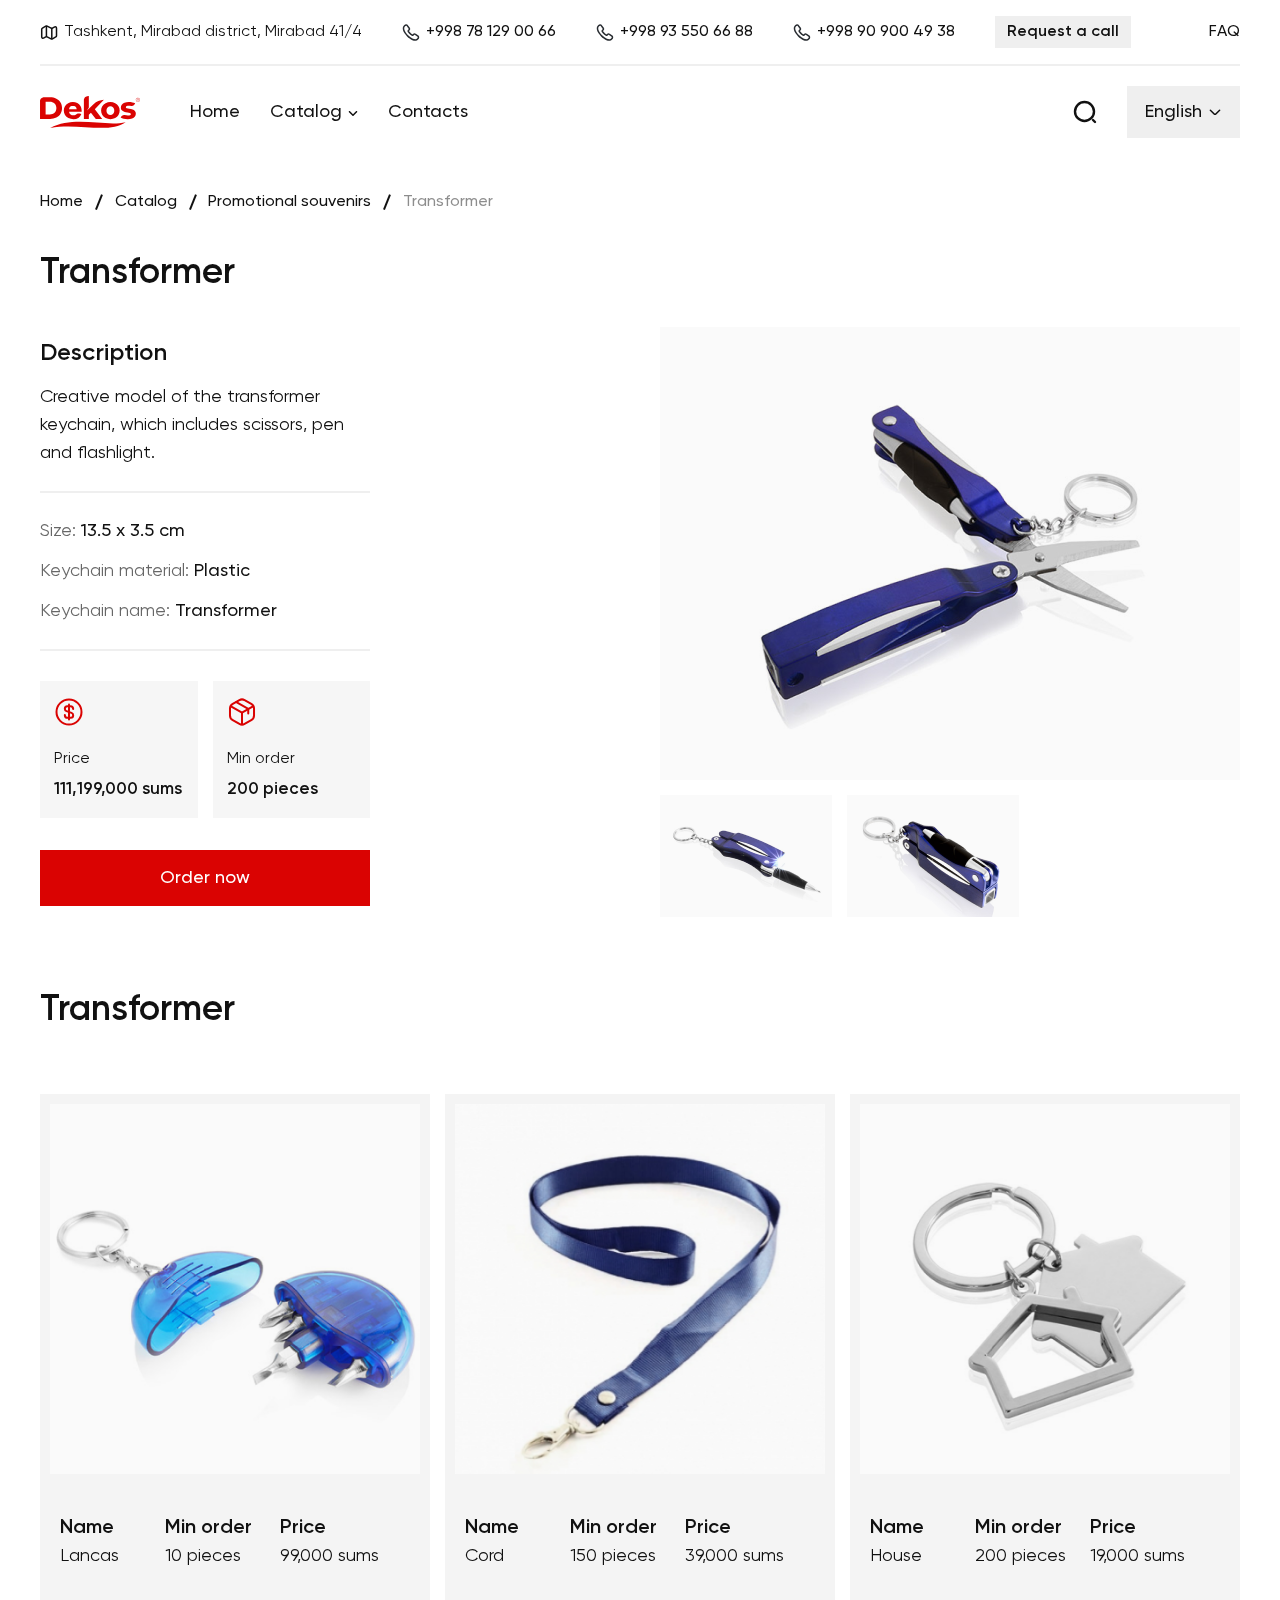
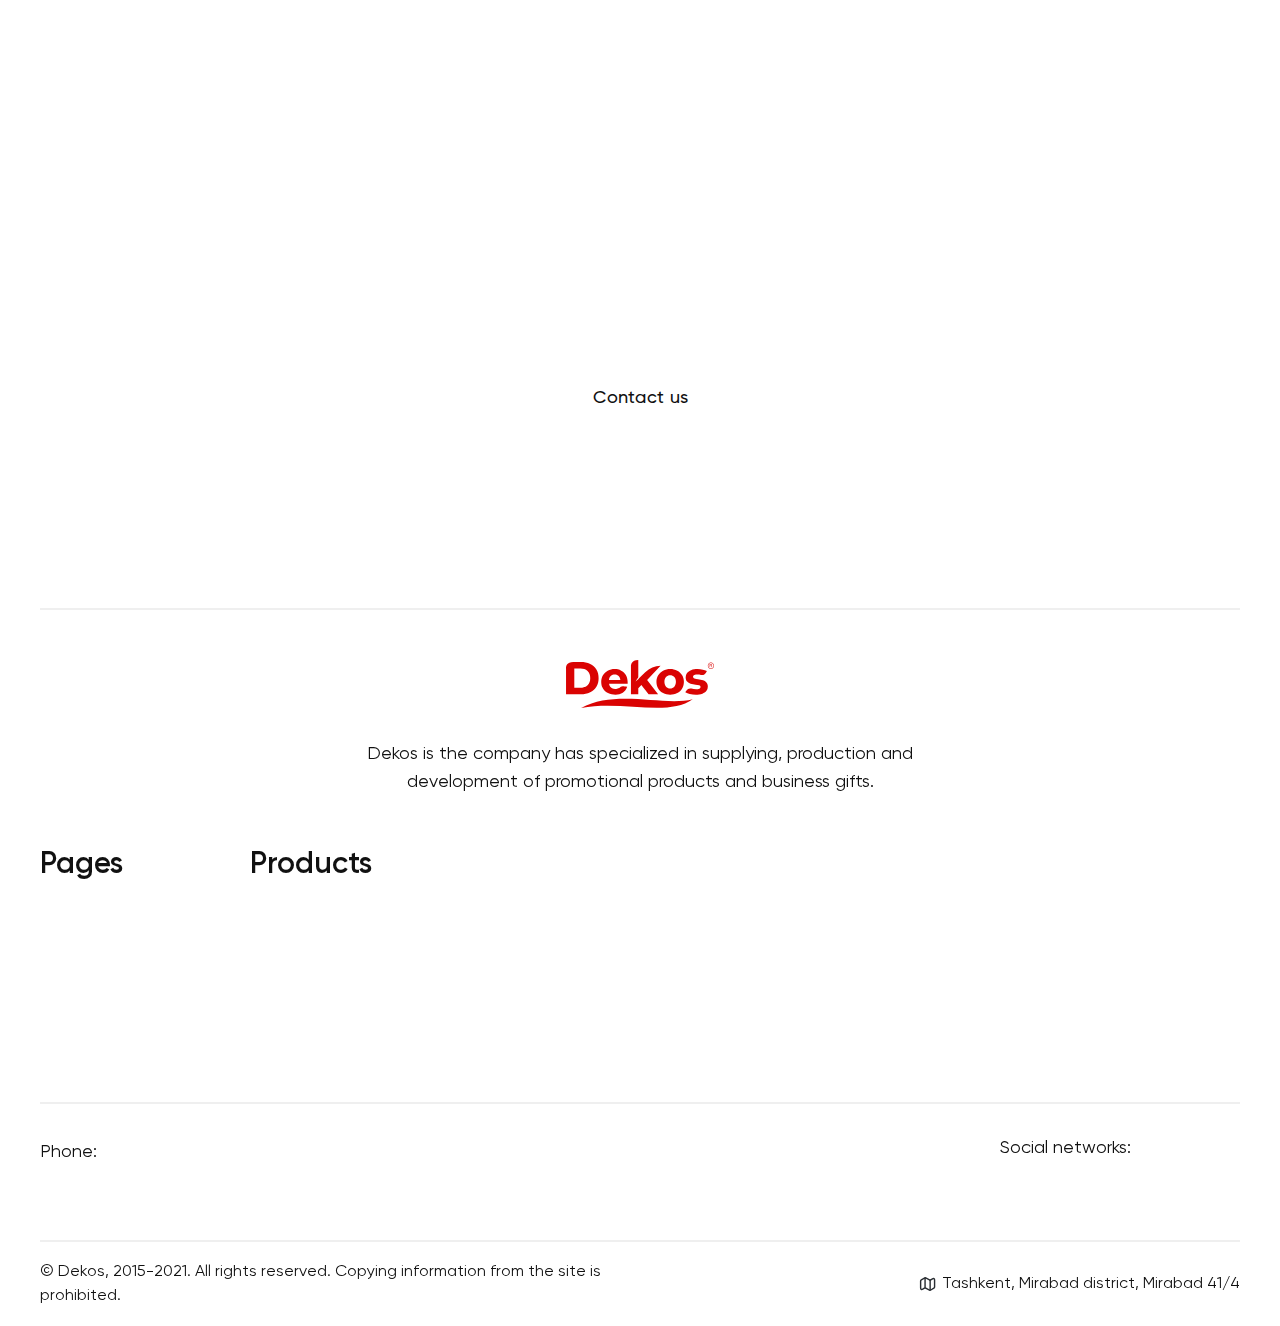
<file: selectedItem.html>
<!DOCTYPE html>
<html lang="en">
<head>
  <meta charset="UTF-8">
  <meta http-equiv="X-UA-Compatible" content="IE=edge" />
  <meta name="viewport" content="width=device-width, initial-scale=1.0" />
  <link rel="icon" href="../assets/img/logo/dekos.svg">
  <link rel="stylesheet" href="../assets/css/base/style.css">
  <title>Dekos</title>
  <link rel="stylesheet" href="../assets/css/uikit.min.css" />
  <link rel="stylesheet" href="../assets/css/tailwind.css" />
</head>
<body>
  
  <div  id="header" uk-sticky="show-on-up: true; animation: uk-animation-slide-top; sel-target: .header; cls-active: uk-navbar-sticky bg-[#F9F9F9]; cls-inactive: uk-navbar-transparent z-[9]; top: 200;" class="navbar">
    <header class="header absolute top-0 left-0 w-full z-10 bg-[#fff]" uk-scrollspy="target: .animateRight; cls: uk-animation-slide-left-small; delay: 100;">
        
        <div class="uk-container uk-container-large">
            <div class="nav-details py-[20px] border-b-2 border-[#EFEFEF]">
                <div class="flex items-center justify-between">
                    <ul class="uk-grid-medium uk-flex-middle" uk-grid>
                        <li class="text-[#DA0302] uk-visible@l">
                            <a href="#" class="flex text-[#111] items-center hover-link duration-100">
                                <svg class="mr-[6px] stroke-current" width="18" height="19" viewBox="0 0 18 19" fill="none" xmlns="http://www.w3.org/2000/svg">
                                    <path d="M1.71753 6.33498V13.6325C1.71753 15.0575 2.73003 15.6425 3.96003 14.9375L5.72253 13.9325C6.10503 13.715 6.74253 13.6925 7.14003 13.895L11.0775 15.8675C11.475 16.0625 12.1125 16.0475 12.495 15.83L15.7425 13.97C16.155 13.73 16.5 13.145 16.5 12.665V5.36748C16.5 3.94248 15.4875 3.35748 14.2575 4.06248L12.495 5.06748C12.1125 5.28498 11.475 5.30748 11.0775 5.10498L7.14003 3.13998C6.74253 2.94498 6.10503 2.95998 5.72253 3.17748L2.47503 5.03748C2.05503 5.27748 1.71753 5.86248 1.71753 6.33498Z" stroke-width="1.5" stroke-linecap="round" stroke-linejoin="round"/>
                                    <path d="M6.41992 3.5V13.25" stroke-width="1.5" stroke-linecap="round" stroke-linejoin="round"/>
                                    <path d="M11.7976 5.46484V15.4998" stroke-width="1.5" stroke-linecap="round" stroke-linejoin="round"/>
                                </svg>                                                                        
                                <p>
                                    Tashkent, Mirabad district, Mirabad 41/4
                                </p>
                            </a>
                        </li>
                        <li class="text-[#111] animateRight">
                            <a href="#" class="flex items-center hover-link ml-[10px] group">
                                <img class="mr-[6px] group-hover:scale-[1.1] group-hover:rotate-[45deg] duration-200" src="../assets/img/svg/nav-call.svg" alt="call">                                       
                                <p class="text-[#111] font-500">
                                    +998 78 129 00 66
                                </p>
                            </a>
                        </li>
                        <li class="text-[#111] animateRight uk-visible@s">
                            <a href="#" class="flex items-center hover-link ml-[10px] group">
                                <img class="mr-[6px] group-hover:scale-[1.1] group-hover:rotate-[45deg] duration-200" src="../assets/img/svg/nav-call.svg" alt="call">                                       
                                <p class="text-[#111] font-500">
                                    +998 93 550 66 88
                                </p>
                            </a>
                        </li>
                        <li class="text-[#111] animateRight uk-visible@m">
                            <a href="#" class="flex items-center hover-link ml-[10px] group">
                                <img class="mr-[6px] group-hover:scale-[1.1] group-hover:rotate-[45deg] duration-200" src="../assets/img/svg/nav-call.svg" alt="call">                                       
                                <p class="text-[#111] font-500">
                                    +998 90 900 49 38
                                </p>
                            </a>
                        </li>   
                        <li class="text-[#111] uk-visible@s">
                            <a href="contact.html" class="py-[8px] px-[12px] hover-link text-[#111] font-600 bg-[#EFEFEF] animBtnTop ml-[10px]">
                                Request a call
                            </a>
                        </li>
                    </ul>
                    <div class="uk-visible@s">
                        <ul>
                            <li class="text-[#DA0302]">
                                <a href="FAQ.html" class="hover-link text-[#111] duration-100">                                   
                                    <p class="font-500 uk-text-uppercase">
                                        FAQ
                                    </p>
                                </a>
                            </li>
                        </ul>
                    </div>
                </div>
            </div>
            <nav class="uk-flex uk-flex-middle py-[20px]" uk-grid>
                
                <div class="uk-navbar-left">
                    <div class="flex uk-flex-middle">
                        <div>
                            <ul>
                                <li>
                                    <a href="index.html">
                                        <img class="w-[100px]" src="../assets/img/logo/dekos.svg" alt="Logo">
                                    </a>
                                </li>
                            </ul>
                        </div>
                        
                        <div class="uk-visible@m ml-[50px]">
                            <ul class="uk-flex-middle uk-grid-medium" uk-grid>
                                <li class="text-[#DA0302] animateRight">
                                    <a href="index.html" class="text-lg font-500 text-[#111] hover-link duration-100">
                                        Home
                                    </a>
                                </li>
                                <li class="text-[#DA0302] animateRight">
                                    <a href="catalog.html" class="group text-lg font-500 text-[#111] hover-link uk-flex uk-flex-middle duration-100">
                                        <span>Catalog</span>
                                        <svg class="stroke-current ml-[6px] mt-[3px] group-hover:rotate-[-180deg] duration-200" width="10" height="5" viewBox="0 0 10 5" fill="none" xmlns="http://www.w3.org/2000/svg">
                                            <path d="M8.5 0.75L5 4.25L1.5 0.75" stroke-width="1.5" stroke-linecap="round" stroke-linejoin="round"/>
                                        </svg>
                                    </a>
                                    <div uk-dropdown="pos: bottom-left; animation: uk-animation-slide-top-small; duration: 200" style="padding: 20px 30px 30px 24px;">
                                        <ul class="uk-nav uk-dropdown-nav uk-child-width-1-2 uk-child-width-1-3@l uk-flex-between" uk-grid>
                                            <li class="uk-parent uk-padding-remove-left">
                                                <a href="#" class="uk-flex uk-flex-middle mt-[3px] text-lg 2xl:text-xl group">
                                                    Unique solutions
                                                    from Dekos
                                                    <svg class="hidden group-hover:block stroke-current rotate-[-90deg] ml-[10px] duration-300" width="14" height="14" viewBox="0 0 14 14" fill="none" xmlns="http://www.w3.org/2000/svg">
                                                        <path d="M11.6199 5.22083L7.81655 9.02416C7.36738 9.47333 6.63238 9.47333 6.18322 9.02416L2.37988 5.22083" stroke-width="1.5" stroke-miterlimit="10" stroke-linecap="round" stroke-linejoin="round"/>
                                                    </svg>                                                            
                                                </a>
                                                <a href="#" class="uk-flex uk-flex-middle mt-[3px] text-lg 2xl:text-xl group">
                                                    External
                                                    batteries
                                                    <svg class="hidden group-hover:block stroke-current rotate-[-90deg] ml-[10px] duration-300" width="14" height="14" viewBox="0 0 14 14" fill="none" xmlns="http://www.w3.org/2000/svg">
                                                        <path d="M11.6199 5.22083L7.81655 9.02416C7.36738 9.47333 6.63238 9.47333 6.18322 9.02416L2.37988 5.22083" stroke-width="1.5" stroke-miterlimit="10" stroke-linecap="round" stroke-linejoin="round"/>
                                                    </svg>                                                            
                                                </a>
                                                <a href="#" class="uk-flex uk-flex-middle mt-[3px] text-lg 2xl:text-xl group">
                                                    Business
                                                    gifts
                                                    <svg class="hidden group-hover:block stroke-current rotate-[-90deg] ml-[10px] duration-300" width="14" height="14" viewBox="0 0 14 14" fill="none" xmlns="http://www.w3.org/2000/svg">
                                                        <path d="M11.6199 5.22083L7.81655 9.02416C7.36738 9.47333 6.63238 9.47333 6.18322 9.02416L2.37988 5.22083" stroke-width="1.5" stroke-miterlimit="10" stroke-linecap="round" stroke-linejoin="round"/>
                                                    </svg>                                                            
                                                </a>
                                                <a href="#" class="uk-flex uk-flex-middle mt-[3px] text-lg 2xl:text-xl group">
                                                    Planning
                                                    products
                                                    <svg class="hidden group-hover:block stroke-current rotate-[-90deg] ml-[10px] duration-300" width="14" height="14" viewBox="0 0 14 14" fill="none" xmlns="http://www.w3.org/2000/svg">
                                                        <path d="M11.6199 5.22083L7.81655 9.02416C7.36738 9.47333 6.63238 9.47333 6.18322 9.02416L2.37988 5.22083" stroke-width="1.5" stroke-miterlimit="10" stroke-linecap="round" stroke-linejoin="round"/>
                                                    </svg>                                                            
                                                </a>
                                                <a href="#" class="uk-flex uk-flex-middle mt-[3px] text-lg 2xl:text-xl group">
                                                    Award
                                                    products
                                                    <svg class="hidden group-hover:block stroke-current rotate-[-90deg] ml-[10px] duration-300" width="14" height="14" viewBox="0 0 14 14" fill="none" xmlns="http://www.w3.org/2000/svg">
                                                        <path d="M11.6199 5.22083L7.81655 9.02416C7.36738 9.47333 6.63238 9.47333 6.18322 9.02416L2.37988 5.22083" stroke-width="1.5" stroke-miterlimit="10" stroke-linecap="round" stroke-linejoin="round"/>
                                                    </svg>                                                            
                                                </a>
                                            </li>
                                            <li class="uk-parent uk-padding-remove-left">
                                                <a href="#" class="uk-flex uk-flex-middle mt-[3px] text-lg 2xl:text-xl group">
                                                    Own
                                                    developments
                                                    <svg class="hidden group-hover:block stroke-current rotate-[-90deg] ml-[10px] duration-300" width="14" height="14" viewBox="0 0 14 14" fill="none" xmlns="http://www.w3.org/2000/svg">
                                                        <path d="M11.6199 5.22083L7.81655 9.02416C7.36738 9.47333 6.63238 9.47333 6.18322 9.02416L2.37988 5.22083" stroke-width="1.5" stroke-miterlimit="10" stroke-linecap="round" stroke-linejoin="round"/>
                                                    </svg>                                                            
                                                </a>
                                                <a href="#" class="uk-flex uk-flex-middle mt-[3px] text-lg 2xl:text-xl group">
                                                    Application
                                                    services
                                                    <svg class="hidden group-hover:block stroke-current rotate-[-90deg] ml-[10px] duration-300" width="14" height="14" viewBox="0 0 14 14" fill="none" xmlns="http://www.w3.org/2000/svg">
                                                        <path d="M11.6199 5.22083L7.81655 9.02416C7.36738 9.47333 6.63238 9.47333 6.18322 9.02416L2.37988 5.22083" stroke-width="1.5" stroke-miterlimit="10" stroke-linecap="round" stroke-linejoin="round"/>
                                                    </svg>                                                            
                                                </a>
                                                <a href="#" class="uk-flex uk-flex-middle mt-[3px] text-lg 2xl:text-xl group">
                                                    Flash
                                                    drives
                                                    <svg class="hidden group-hover:block stroke-current rotate-[-90deg] ml-[10px] duration-300" width="14" height="14" viewBox="0 0 14 14" fill="none" xmlns="http://www.w3.org/2000/svg">
                                                        <path d="M11.6199 5.22083L7.81655 9.02416C7.36738 9.47333 6.63238 9.47333 6.18322 9.02416L2.37988 5.22083" stroke-width="1.5" stroke-miterlimit="10" stroke-linecap="round" stroke-linejoin="round"/>
                                                    </svg>                                                            
                                                </a>
                                                <a href="#" class="uk-flex uk-flex-middle mt-[3px] text-lg 2xl:text-xl group">
                                                    Umbrella
                                                    <svg class="hidden group-hover:block stroke-current rotate-[-90deg] ml-[10px] duration-300" width="14" height="14" viewBox="0 0 14 14" fill="none" xmlns="http://www.w3.org/2000/svg">
                                                        <path d="M11.6199 5.22083L7.81655 9.02416C7.36738 9.47333 6.63238 9.47333 6.18322 9.02416L2.37988 5.22083" stroke-width="1.5" stroke-miterlimit="10" stroke-linecap="round" stroke-linejoin="round"/>
                                                    </svg>                                                            
                                                </a>
                                                <a href="#" class="uk-flex uk-flex-middle mt-[3px] text-lg 2xl:text-xl group">
                                                    Pens
                                                    <svg class="hidden group-hover:block stroke-current rotate-[-90deg] ml-[10px] duration-300" width="14" height="14" viewBox="0 0 14 14" fill="none" xmlns="http://www.w3.org/2000/svg">
                                                        <path d="M11.6199 5.22083L7.81655 9.02416C7.36738 9.47333 6.63238 9.47333 6.18322 9.02416L2.37988 5.22083" stroke-width="1.5" stroke-miterlimit="10" stroke-linecap="round" stroke-linejoin="round"/>
                                                    </svg>                                                            
                                                </a>
                                            </li>
                                            <li class="uk-parent uk-padding-remove-left">
                                                <a href="category.html" class="uk-flex uk-flex-middle mt-[3px] text-lg 2xl:text-xl group">
                                                    Promotional
                                                    souvenirs
                                                    <svg class="hidden group-hover:block stroke-current rotate-[-90deg] ml-[10px] duration-300" width="14" height="14" viewBox="0 0 14 14" fill="none" xmlns="http://www.w3.org/2000/svg">
                                                        <path d="M11.6199 5.22083L7.81655 9.02416C7.36738 9.47333 6.63238 9.47333 6.18322 9.02416L2.37988 5.22083" stroke-width="1.5" stroke-miterlimit="10" stroke-linecap="round" stroke-linejoin="round"/>
                                                    </svg>                                                            
                                                </a>
                                                <a href="#" class="uk-flex uk-flex-middle mt-[3px] text-lg 2xl:text-xl group">
                                                    Office
                                                    souvenirs
                                                    <svg class="hidden group-hover:block stroke-current rotate-[-90deg] ml-[10px] duration-300" width="14" height="14" viewBox="0 0 14 14" fill="none" xmlns="http://www.w3.org/2000/svg">
                                                        <path d="M11.6199 5.22083L7.81655 9.02416C7.36738 9.47333 6.63238 9.47333 6.18322 9.02416L2.37988 5.22083" stroke-width="1.5" stroke-miterlimit="10" stroke-linecap="round" stroke-linejoin="round"/>
                                                    </svg>                                                            
                                                </a>
                                                <a href="#" class="uk-flex uk-flex-middle mt-[3px] text-lg 2xl:text-xl group">
                                                    Bags and
                                                    folders
                                                    <svg class="hidden group-hover:block stroke-current rotate-[-90deg] ml-[10px] duration-300" width="14" height="14" viewBox="0 0 14 14" fill="none" xmlns="http://www.w3.org/2000/svg">
                                                        <path d="M11.6199 5.22083L7.81655 9.02416C7.36738 9.47333 6.63238 9.47333 6.18322 9.02416L2.37988 5.22083" stroke-width="1.5" stroke-miterlimit="10" stroke-linecap="round" stroke-linejoin="round"/>
                                                    </svg>                                                            
                                                </a>
                                                <a href="#" class="uk-flex uk-flex-middle mt-[3px] text-lg 2xl:text-xl group">
                                                    Textile
                                                    <svg class="hidden group-hover:block stroke-current rotate-[-90deg] ml-[10px] duration-300" width="14" height="14" viewBox="0 0 14 14" fill="none" xmlns="http://www.w3.org/2000/svg">
                                                        <path d="M11.6199 5.22083L7.81655 9.02416C7.36738 9.47333 6.63238 9.47333 6.18322 9.02416L2.37988 5.22083" stroke-width="1.5" stroke-miterlimit="10" stroke-linecap="round" stroke-linejoin="round"/>
                                                    </svg>                                                            
                                                </a>
                                                <a href="#" class="uk-flex uk-flex-middle mt-[3px] text-lg 2xl:text-xl group">
                                                    Tableware
                                                    <svg class="hidden group-hover:block stroke-current rotate-[-90deg] ml-[10px] duration-300" width="14" height="14" viewBox="0 0 14 14" fill="none" xmlns="http://www.w3.org/2000/svg">
                                                        <path d="M11.6199 5.22083L7.81655 9.02416C7.36738 9.47333 6.63238 9.47333 6.18322 9.02416L2.37988 5.22083" stroke-width="1.5" stroke-miterlimit="10" stroke-linecap="round" stroke-linejoin="round"/>
                                                    </svg>                                                            
                                                </a>
                                            </li>
                                        </ul>
                                    </div>
                                </li>
                                <li class="text-[#DA0302] animateRight">
                                    <a href="contact.html" class="text-lg font-500 text-[#111] hover-link duration-100">
                                        Contacts
                                    </a>
                                </li>
                            </ul>
                        </div>
                    </div>
                </div>
                
                <div class="uk-navbar-right">
                    <div class="uk-flex-middle uk-grid-medium" uk-grid>
                        <div class="uk-visible@m">
                            <div>
                                <a href="#searchModal" uk-toggle>
                                    <img class="w-[24px] h-[24px]" src="../assets/img/svg/nav-search.svg" alt="search">
                                </a>
                            </div>
                        </div>
                        
                        <div id="searchModal" uk-modal>
                            <div class="uk-modal-dialog uk-modal-body md:p-[30px]">
                                <div>
                                    <div class="flex items-center bg-[#EFEFEF]">
                                        <svg class="stroke-current ml-[15px]" width="20" height="20" viewBox="0 0 24 24" fill="none" xmlns="http://www.w3.org/2000/svg">
                                            <path d="M11.5 21C16.7467 21 21 16.7467 21 11.5C21 6.25329 16.7467 2 11.5 2C6.25329 2 2 6.25329 2 11.5C2 16.7467 6.25329 21 11.5 21Z" stroke-width="1.5" stroke-linecap="round" stroke-linejoin="round"/>
                                            <path d="M22 22L20 20" stroke-width="1.5" stroke-linecap="round" stroke-linejoin="round"/>
                                        </svg>                                                
                                        <input class="pl-[10px] mr-[20px] py-[15px] w-full focus:outline-none bg-[#EFEFEF] text-[#1d1d1b]" placeholder="Search" type="text">
                                    </div>
                                </div>
                                <h3 class="text-[16px] mt-[30px] text-[#111] font-600 uk-text-uppercase mb-[5px] text-sm" style="font-family: 'Gilroy';">Products</h3>
                                <ul class="p-[10px] uk-grid-small uk-child-width-1-1" uk-grid>
                                    <li class="uk-parent text-[#111] animateLeft">
                                        <a href="index.html" class="hover-link text-[#111] font-500">
                                            Unique solutions
                                            from Dekos
                                        </a>
                                    </li>
                                    <li class="uk-parent text-[#111] animateLeft">
                                        <a href="index.html" class="hover-link text-[#111] font-500">
                                            External
                                            batteries
                                        </a>
                                    </li>
                                    <li class="uk-parent text-[#111] animateLeft">
                                        <a href="index.html" class="hover-link text-[#111] font-500">
                                            Business
                                            gifts
                                        </a>
                                    </li>
                                </ul>
                            </div>
                        </div>
                        
                        <div class="uk-visible@m">
                            <div>
                                <a href="#" class="nav-link hover:text-[#111] hover:no-underline py-[12px] px-[18px] text-[#111] bg-[#EFEFEF] focus:bg-[#DA0302] focus:text-[#fff] duration-200 lang inline-flex font-500 items-center text-lg group" style="animation-duration: .8s;">
                                    English
                                    <svg class="ml-[6px] group-focus:rotate-[-180deg] duration-200 stroke-current" width="14" height="14" viewBox="0 0 14 14" fill="none" xmlns="http://www.w3.org/2000/svg">
                                        <path d="M11.6199 5.22083L7.81655 9.02416C7.36738 9.47333 6.63238 9.47333 6.18322 9.02416L2.37988 5.22083" stroke-width="1.5" stroke-miterlimit="10" stroke-linecap="round" stroke-linejoin="round"/>
                                    </svg>                                            
                                </a>
                                <div class="uk-padding-remove" style="min-width: 100px;" uk-dropdown="pos: bottom-justify;animation: uk-animation-slide-top-small; duration: 200; mode: click">
                                    
                                    <ul class="uk-grid uk-grid-small uk-flex-column uk-padding-small pl-[16px]" uk-grid >
                                        <li class="uk-width-auto text-[#111]">
                                            <a href="javascript.void(0)" class="text-lg hover-link text-[#111] font-500">
                                                Russian
                                            </a>
                                        </li>
                                        <li class="uk-width-auto text-[#111]">
                                            <a href="javascript.void(0)" class="text-lg hover-link text-[#111] font-500">
                                                Uzbek
                                            </a>
                                        </li>
                                    </ul>
                                </div>
                            </div>
                        </div>
                        
                        <div class="uk-hidden@m">
                            <div class="text-[#1d1d1b]">
                                <a href="javascript:void(0);" uk-toggle="target: #offcanvas-flip" class="text-[#1d1d1b] hover-link">
                                    <ul class="uk-flex uk-flex-column space-y-[3px]">
                                        <li>
                                            <hr class="border-none w-[24px] h-[3px] bg-[#DA0302]">
                                        </li>
                                        <li>
                                            <hr class="border-none w-[24px] h-[3px] bg-[#DA0302]">
                                        </li>
                                        <li>
                                            <hr class="border-none w-[24px] h-[3px] bg-[#DA0302]">
                                        </li>
                                    </ul>                                           
                                </a>
                            </div>
                            
                            <div id="offcanvas-flip" uk-offcanvas="flip: true; overlay: true">
                                <div class="uk-offcanvas-bar">
                                    
                                    <div class="uk-flex uk-flex-right">
                                        <button class="uk-offcanvas-close" type="button" uk-close>
                                            <svg  xmlns="http://www.w3.org/2000/svg" viewBox="0 0 24 24" width="24" height="24"><path fill="none" d="M0 0h24v24H0z"/><path d="M12 10.586l4.95-4.95 1.414 1.414-4.95 4.95 4.95 4.95-1.414 1.414-4.95-4.95-4.95 4.95-1.414-1.414 4.95-4.95-4.95-4.95L7.05 5.636z"/></svg>
                                        </button>
                                    </div>
                                    
                                    <ul class="mt-[20px] items-end uk-flex-column uk-grid-small uk-text-uppercase uk-child-width-1-1" uk-grid uk-scrollspy="target: .animBottom; cls: uk-animation-slide-top-small; delay: 100; repeat: true">
                                        <li class="uk-flex uk-flex-right">
                                            <a href="index.html" class="font-400 animBottom">
                                                Home
                                            </a>
                                        </li>
                                        <div>
                                            <hr class="border-none w-full h-[1px] bg-[#fff] bg-opacity-[0.06]">
                                        </div>
                                        <li class="uk-flex uk-flex-right">
                                            <a href="catalog.html" class="font-400 animBottom">
                                                Catalog
                                            </a>
                                        </li>
                                        <div>
                                            <hr class="border-none w-full h-[1px] bg-[#fff] bg-opacity-[0.06]">
                                        </div>
                                        <li class="uk-flex uk-flex-right">
                                            <a href="contact.html" class="font-400 animBottom">
                                                Contacts
                                            </a>
                                        </li>
                                        <div>
                                            <hr class="border-none w-full h-[1px] bg-[#fff] bg-opacity-[0.06]">
                                        </div>
                                        <li class="uk-flex uk-flex-right">
                                            <a href="FAQ.html" class="font-400 animBottom">
                                                FAQ
                                            </a>
                                        </li>
                                        <div>
                                            <hr class="border-none w-full h-[1px] bg-[#fff] bg-opacity-[0.06]">
                                        </div>
                                        <li class="uk-flex uk-flex-right">
                                            <ul class="uk-grid-small uk-flex-middle" uk-grid>
                                                <li class="text-[#fff]">
                                                    <a href="#" class="text-[#fff] font-400 hover-link animBottom">UZ</a>
                                                </li>
                                                <li>
                                                    <hr class="border-none w-[1px] h-[16px] bg-[#fff] bg-opacity-[0.06]">
                                                </li>
                                                <li class="text-[#fff]">
                                                    <a href="#" class="text-[#fff] font-400 hover-link animBottom">RU</a>
                                                </li>
                                                <li>
                                                    <hr class="border-none w-[1px] h-[16px] bg-[#fff] bg-opacity-[0.06]">
                                                </li>
                                                <li class="text-[#fff]">
                                                    <a href="#" class="text-[#fff] font-400 hover-link animBottom">EN</a>
                                                </li>
                                            </ul>
                                        </li>
                                    </ul>
                                </div>
                            </div>
                        </div>
                    </div>
                </div>
                
            </nav>
        </div>
        
    </header>
</div>
  
  <section class="uk-section mt-[120px] promotion-section">
    <div class="uk-container uk-container-large">
      <div>
        <div class="uk-grid-small items-center text-[#111] mb-[36px]" uk-grid>
          <div>
            <a href="index.html" class="hover-link text-[#111] font-500">
              <p>Home</p>
            </a>
          </div>
          <div>
            <hr class="border-none bg-[#111] w-[1.5px] h-[16px] rotate-[22deg]">
          </div>
          <div>
            <a href="catalog.html" class="hover-link text-[#111] font-500">
              <p>
                Catalog
              </p>
            </a>
          </div>
          <div>
            <hr class="border-none bg-[#111] w-[1.5px] h-[16px] rotate-[22deg]">
          </div>
          <div>
            <a href="category.html" class="hover-link text-[#111] font-500">
              <p>
                Promotional souvenirs
              </p>
            </a>
          </div>
          <div>
            <hr class="border-none bg-[#111] w-[1.5px] h-[16px] rotate-[22deg]">
          </div>
          <div>
            <p class="text-[#111] text-opacity-[0.48] font-500">Transformer</p>
          </div>
        </div>
      </div>
      <div class="mt-[30px]">
        <div>
          <h2 class="text-[#111] text-[36px] font-600 font-gilroy">Transformer</h2>
          <div class="mt-[30px] uk-grid-large flex-wrap justify-between items-center" uk-grid>
            <div class="md:w-[400px]">
              <div>
                <h4 class="text-[#111] text-[24px] font-600 font-gilroy">Description</h4>
                <p class="mt-[12px] text-[#111] text-lg">
                  Creative model of the transformer
                  keychain, which includes scissors,
                  pen and flashlight.
                </p>
              </div>
              <div class="border-t-2 border-b-2 border-[#EFEFEF] py-[24px] mt-[24px] mb-[30px]">
                <div class="space-y-[12px]">
                  <p class="text-lg" style="color: rgba(17, 17, 17, 0.64);">
                    Size: <span class="text-[#111] font-500">13.5 x 3.5 cm</span>
                  </p>
                  <p class="text-lg" style="color: rgba(17, 17, 17, 0.64);">
                    Keychain material: <span class="text-[#111] font-500">Plastic</span>
                  </p>
                  <p class="text-lg" style="color: rgba(17, 17, 17, 0.64);">
                    Keychain name: <span class="text-[#111] font-500">Transformer</span>
                  </p>
                </div>
              </div>
              <div>
                <ul class="items-center uk-flex-between uk-grid-small uk-grid-match" uk-grid>
                  <li class="uk-width-1-2">
                    <div class="bg-[#F6F6F6] p-[10px] sm:py-[16px] sm:px-[14px] w-full h-full">
                      <div>
                        <img class="w-[30px] h-[30px]" src="../assets/img/svg/doller.svg" alt="icon">
                      </div>
                      <div class="mt-[20px]">
                        <p class="text-[#111]">Price</p>
                        <p class="text-[#111] sm:text-[17px] font-600 mt-[6px]">111,199,000 sums</p>
                      </div>
                    </div>
                  </li>
                  <li class="uk-width-1-2">
                    <div class="bg-[#F6F6F6] p-[10px] sm:py-[16px] sm:px-[14px] w-full h-full">
                      <div>
                        <img class="w-[30px] h-[30px]" src="../assets/img/svg/box.svg" alt="icon">
                      </div>
                      <div class="mt-[20px]">
                        <p class="text-[#111]">Min order</p>
                        <p class="text-[#111] sm:text-[17px] font-600 mt-[6px]">200 pieces</p>
                      </div>
                    </div>
                  </li>
                </ul>
              </div>
              <div class="flex justify-center mt-[32px]">
                <a href="#"= class="hover:animate-pulse hover:text-[#fff] hover:no-underline w-full flex justify-center py-[14px] text-[#fff] bg-[#DA0302] font-500 items-center text-lg">
                  Order now                                                                      
                </a>
              </div>
            </div>
            <div class="md:w-[500px] lg:w-[650px] w-full">
              <ul class="uk-grid-small uk-child-width-1-1" uk-grid>
                <li>
                  <div class="selected-item-bgi-img-wrapper bg-[#FAFAFA] flex items-center justify-center py-[5px] md:px-[70px]">
                    <img src="../assets/img/catalogue/souvenir/transformer.png" style="mix-blend-mode: multiply;" loading="lazy" alt="product">
                  </div>
                </li>
                <li>
                  <ul class="uk-grid-small uk-grid-match uk-child-width-1-2 uk-child-width-auto@s" uk-grid>
                    <li>
                      <div class="bg-[#FAFAFA] flex items-center justify-center">
                        <img class="sm:w-[172px] object-cover" src="../assets/img/catalogue/souvenir/selectedItem/transformer-2.png" style="mix-blend-mode: multiply;" loading="lazy" alt="product">
                      </div>
                    </li>
                    <li>
                      <div class="bg-[#FAFAFA] flex items-center justify-center">
                        <img class="sm:w-[172px] object-cover" src="../assets/img/catalogue/souvenir/selectedItem/transformer-3.png" style="mix-blend-mode: multiply;" loading="lazy" alt="product">
                      </div>
                    </li>
                  </ul>
                </li>
              </ul>
            </div>
          </div>
        </div>
      </div>
      
      <div class="uk-margin-large-top">
        <div class="mb-[30px]">
          <h2 class="text-[#111] text-[36px] font-600 font-gilroy">Transformer</h2>
        </div>
        <div class="uk-position-relative uk-visible-toggle" tabindex="-1" uk-slider="autoplay: true">
          <ul class="uk-slider-items uk-child-width-1-3@l uk-child-width-1-2@s uk-grid-small uk-grid-match mt-[30px]" uk-grid>
            <li>
              <a href="#" class="flex flex-col bg-[#F4F4F4] hover-link">
                <div class="border-[10px] border-[#F4F4F4] xl:max-h-[390px] 2xl:max-h-[450px] uk-overflow-hidden bg-[#FAFAFA]">
                  <img class="w-full object-cover" style="mix-blend-mode: multiply;" loading="lazy" src="../assets/img/catalogue/souvenir/lancas.png" alt="img">
                </div>
                <div class="py-[30px] px-[10px] sm:px-[20px]">
                  <div>
                    <div class="flex uk-flex-between w-full flex-wrap">
                      <div>
                        <div class="flex flex-col md:w-[100px]">
                          <h3 class="text-[#111] text-base sm:text-lg lg:text-xl font-600 font-gilroy">Name</h3>
                          <p class="text-[#111] text-sm lg:text-lg">Lancas</p>
                        </div>
                      </div>
                      <div>
                        <div class="flex flex-col md:w-[110px]">
                          <h3 class="text-[#111] text-base sm:text-lg lg:text-xl font-600 font-gilroy">Min order</h3>
                          <p class="text-[#111] text-sm lg:text-lg">10 pieces</p>
                        </div>
                      </div>
                      <div>
                        <div class="flex flex-col md:w-[130px]">
                          <h3 class="text-[#111] text-base sm:text-lg lg:text-xl font-600 font-gilroy">Price</h3>
                          <p class="text-[#111] text-sm lg:text-lg">99,000 sums</p>
                        </div>
                      </div>
                    </div>
                  </div>
                </div>
              </a>
            </li>
            <li>
              <a href="#" class="flex flex-col bg-[#F4F4F4] hover-link">
                <div class="border-[10px] border-[#F4F4F4] xl:max-h-[390px] 2xl:max-h-[450px] uk-overflow-hidden bg-[#FAFAFA]">
                  <img class="w-full object-cover" style="mix-blend-mode: multiply;" loading="lazy" src="../assets/img/catalogue/souvenir/cord.png" alt="img">
                </div>
                <div class="py-[30px] px-[10px] sm:px-[20px]">
                  <div>
                    <div class="uk-flex uk-flex-between w-full flex-wrap">
                      <div>
                        <div class="flex flex-col md:w-[100px]">
                          <h3 class="text-[#111] text-base sm:text-lg lg:text-xl font-600 font-gilroy">Name</h3>
                          <p class="text-[#111] text-sm lg:text-lg">Cord</p>
                        </div>
                      </div>
                      <div>
                        <div class="flex flex-col md:w-[110px]">
                          <h3 class="text-[#111] text-base sm:text-lg lg:text-xl font-600 font-gilroy">Min order</h3>
                          <p class="text-[#111] text-sm lg:text-lg">150 pieces</p>
                        </div>
                      </div>
                      <div>
                        <div class="flex flex-col md:w-[130px]">
                          <h3 class="text-[#111] text-base sm:text-lg lg:text-xl font-600 font-gilroy">Price</h3>
                          <p class="text-[#111] text-sm lg:text-lg">39,000 sums</p>
                        </div>
                      </div>
                    </div>
                  </div>
                </div>
              </a>
            </li>
            <li>
              <a href="#" class="flex flex-col bg-[#F4F4F4] hover-link">
                <div class="border-[10px] border-[#F4F4F4] xl:max-h-[390px] 2xl:max-h-[450px] uk-overflow-hidden bg-[#FAFAFA]">
                  <img class="w-full object-cover" style="mix-blend-mode: multiply;" loading="lazy" src="../assets/img/catalogue/souvenir/house.png" alt="img">
                </div>
                <div class="py-[30px] px-[10px] sm:px-[20px]">
                  <div>
                    <div class="uk-flex uk-flex-between w-full flex-wrap">
                      <div>
                        <div class="flex flex-col md:w-[100px]">
                          <h3 class="text-[#111] text-base sm:text-lg lg:text-xl font-600 font-gilroy">Name</h3>
                          <p class="text-[#111] text-sm lg:text-lg">House</p>
                        </div>
                      </div>
                      <div>
                        <div class="flex flex-col md:w-[110px]">
                          <h3 class="text-[#111] text-base sm:text-lg lg:text-xl font-600 font-gilroy">Min order</h3>
                          <p class="text-[#111] text-sm lg:text-lg">200 pieces</p>
                        </div>
                      </div>
                      <div>
                        <div class="flex flex-col md:w-[130px]">
                          <h3 class="text-[#111] text-base sm:text-lg lg:text-xl font-600 font-gilroy">Price</h3>
                          <p class="text-[#111] text-sm lg:text-lg">19,000 sums</p>
                        </div>
                      </div>
                    </div>
                  </div>
                </div>
              </a>
            </li>
          </ul>
          
        </div>
      </section>
      
      <section class="we-are-section uk-section bg-norepeat bg-cover w-full h-full uk-position-relative uk-background-fixed uk-background-center-center uk-height-medium" style="background-image: url('../assets/img/main/weare-back.png')" uk-scrollspy="target: .animTop; cls: uk-animation-slide-top-medium; delay: 300; repeat: true">
        <div class="uk-container uk-container-large">
          <div class="uk-text-center md:w-[700px] mx-auto relative z-[2]">
            <h2 class="heading-second text-white font-gilroy font-600 animTop">
              We are in the <br>
              field for 14 years
            </h2>
            <p class="mt-[12px] text-lg sm:text-[24px] font-500 text-[#F1F1F1] animTop">
              Dekos has specialized in supplying, production and
              development of promotional products and business gifts.
            </p>
            <div class="flex justify-center mt-[36px]">
              <a href="#"= class="animBtnTop hover:text-[#111] hover:no-underline py-[16px] px-[36px] inline-flex text-[#111] bg-[#fff] font-500 items-center text-lg">
                Contact us                                                                   
              </a>
            </div>
          </div>
        </div>
      </section>
      
      <footer class="uk-section uk-margin-medium-top uk-padding-remove-bottom" uk-scrollspy="target: .animTop; cls: uk-animation-slide-top-medium; delay: 100;">
        <div class="uk-container uk-container-large">
            <div class="border-t-2 border-[#EFEFEF] pt-[50px]">
                <div class="uk-text-center mx-auto md:w-[550px]">
                    <a href="index.html" class="hover-link uk-display-inline-block">
                        <img class="w-[148px]" src="../assets/img/logo/dekos.svg" alt="brend">
                    </a>
                    <div>
                        <p class="text-lg text-[#111] mt-[24px]">
                            Dekos is the company has specialized in supplying, production and
                            development of promotional products and business gifts.
                        </p>
                    </div>
                </div>
            </div>
            <div class="sm:mt-[48px] border-b-2 border-[#EFEFEF] pb-[30px] sm:pb-[50px]">
                <ul class="uk-flex-between@m uk-flex-center uk-text-center uk-text-left@s pt-[30px] sm:pt-[0] uk-grid-collapse" uk-grid>
                    <li class="sm:w-[150px]">
                        <ul class="flex flex-col space-y-[12px]">
                            <li>
                                <h3 class="heading-third text-[#111] mb-[6px]" style="font-weight: 600;">Pages</h3>
                            </li>
                            <li class="text-[#111] animTop">
                                <a href="index.html" class="text-lg font-500 text-[#111] hover-link line-animation">
                                    Home
                                </a>
                            </li>
                            <li class="text-[#111] animTop">
                                <a href="catalog.html" class="text-lg font-500 text-[#111] hover-link line-animation">
                                    Catalog
                                </a>
                            </li>
                            <li class="text-[#111] animTop">
                                <a href="contact.html" class="text-lg font-500 text-[#111] hover-link line-animation">
                                    Contacts
                                </a>
                            </li>
                        </ul>
                    </li>
                    <li class="uk-width-1-5@l uk-width-1-3@s">
                        <ul class="flex flex-col space-y-[12px]">
                            <li>
                                <h3 class="heading-third text-[#111] mb-[6px] mt-[30px] sm:mt-[0px]" style="font-weight: 600;">Products</h3>
                            </li>
                            <li class="text-[#111] animTop">
                                <a href="#" class="text-lg font-500 text-[#111] hover-link line-animation">
                                    New items 2020-2021
                                </a>
                            </li>
                            <li class="text-[#111] animTop">
                                <a href="#" class="text-lg font-500 text-[#111] hover-link line-animation">
                                    Unique solutions from Dekos
                                </a>
                            </li>
                            <li class="text-[#111] animTop">
                                <a href="#" class="text-lg font-500 text-[#111] hover-link line-animation">
                                    External batteries
                                </a>
                            </li>
                            <li class="text-[#111] animTop">
                                <a href="#" class="text-lg font-500 text-[#111] hover-link line-animation">
                                    Business gifts
                                </a>
                            </li>
                        </ul>
                    </li>
                    <li class="uk-width-1-6@l uk-width-1-4@s">
                        <ul class="flex flex-col space-y-[12px]">
                            <li class="uk-invisible footer-insivible-text">
                                <h3 class="heading-third text-[#111] sm:mb-[6px]" style="font-weight: 600;">something</h3>
                            </li>
                            <li class="text-[#111] animTop">
                                <a href="#" class="text-lg font-500 text-[#111] hover-link line-animation">
                                    Award products
                                </a>
                            </li>
                            <li class="text-[#111] animTop">
                                <a href="#" class="text-lg font-500 text-[#111] hover-link line-animation">
                                    Planning products
                                </a>
                            </li>
                            <li class="text-[#111] animTop">
                                <a href="#" class="text-lg font-500 text-[#111] hover-link line-animation">
                                    Own developments
                                </a>
                            </li>
                            <li class="text-[#111] animTop">
                                <a href="#" class="text-lg font-500 text-[#111] hover-link line-animation">
                                    Application services
                                </a>
                            </li>
                        </ul>
                    </li>
                    <li class="uk-width-1-6@l uk-width-1-4@m uk-width-1-3@s">
                        <ul class="flex flex-col space-y-[12px]">
                            <li class="uk-invisible footer-insivible-text">
                                <h3 class="heading-third text-[#111] sm:mb-[6px]" style="font-weight: 600;">something</h3>
                            </li>
                            <li class="text-[#111] animTop">
                                <a href="#" class="text-lg font-500 text-[#111] hover-link line-animation">
                                    Flash drives
                                </a>
                            </li>
                            <li class="text-[#111] animTop">
                                <a href="#" class="text-lg font-500 text-[#111] hover-link line-animation">
                                    Umbrella
                                </a>
                            </li>
                            <li class="text-[#111] animTop">
                                <a href="#" class="text-lg font-500 text-[#111] hover-link line-animation">
                                    Pens
                                </a>
                            </li>
                            <li class="text-[#111] animTop">
                                <a href="category.html" class="text-lg font-500 text-[#111] hover-link line-animation">
                                    Promotional souvenirs
                                </a>
                            </li>
                        </ul>
                    </li>
                    <li class="md:w-[170px]">
                        <ul class="flex flex-col space-y-[12px]">
                            <li class="uk-invisible footer-insivible-text">
                                <h3 class="heading-third text-[#111] sm:mb-[6px]" style="font-weight: 600;">something</h3>
                            </li>
                            <li class="text-[#111] animTop">
                                <a href="#" class="text-lg font-500 text-[#111] hover-link line-animation">
                                    Office souvenirs
                                </a>
                            </li>
                            <li class="text-[#111] animTop">
                                <a href="#" class="text-lg font-500 text-[#111] hover-link line-animation">
                                    Bags and folders
                                </a>
                            </li>
                            <li class="text-[#111] animTop">
                                <a href="#" class="text-lg font-500 text-[#111] hover-link line-animation">
                                    Textile
                                </a>
                            </li>
                            <li class="text-[#111] animTop">
                                <a href="#" class="text-lg font-500 text-[#111] hover-link line-animation">
                                    Tableware
                                </a>
                            </li>
                        </ul>
                    </li>
                </ul>
            </div>
            <div class="border-b-2 border-[#EFEFEF]" uk-scrollspy="target: .animRight; cls: uk-animation-slide-left-medium; delay: 500;">
                <div class="py-[30px] uk-flex-wrap uk-flex-middle uk-flex-between@s uk-flex-center" uk-grid>
                    <div class="uk-width-1-1 uk-width-auto@m uk-flex uk-flex-center uk-flex-left@s">
                        <div class="uk-text-center uk-text-left@s">
                            <p class="text-[#111] text-lg">Phone:</p>
                            <ul class="uk-grid-small uk-flex-middle uk-flex-center mt-[12px] uk-flex-wrap" uk-grid>
                                <li class="text-[#111] animRight">
                                    <a href="#" class="hover-link text-lg font-500 text-[#111]">
                                        +998 78 129 00 66
                                    </a>
                                </li>
                                <li class="text-[#111] animRight">
                                    <a href="#" class="hover-link text-lg font-500 text-[#111]">
                                        +998 78 129 00 66
                                    </a>
                                </li>
                                <li class="text-[#111] animRight">
                                    <a href="#" class="hover-link text-lg font-500 text-[#111]">
                                        +998 78 129 00 66
                                    </a>
                                </li>
                            </ul>
                        </div>
                    </div>
                    <div class="uk-text-center uk-text-left@s">
                        <p class="text-[#111] text-lg">Social networks:</p>
                        <ul class="uk-grid-small uk-flex-middle mt-[12px]" uk-grid>
                            <li class="text-[#111] animTop">
                                <a href="#" class="group hover-link w-[36px] h-[36px] rounded-full flex items-center justify-center" style="border: 1.5px solid rgba(17, 17, 17, 0.12);">
                                    <img class="group-hover:scale-[1.1] duration-300" src="../assets/img/svg/telegram.svg" alt="telegram">
                                </a>
                            </li>
                            <li class="text-[#111] animTop">
                                <a href="#" class="group hover-link w-[36px] h-[36px] rounded-full flex items-center justify-center" style="border: 1.5px solid rgba(17, 17, 17, 0.12);">
                                    <img class="group-hover:scale-[1.1] duration-300" src="../assets/img/svg/instagram.svg" alt="instagram">
                                </a>
                            </li>
                            <li class="text-[#111] animTop">
                                <a href="#" class="group hover-link w-[36px] h-[36px] rounded-full flex items-center justify-center" style="border: 1.5px solid rgba(17, 17, 17, 0.12);">
                                    <img class="group-hover:scale-[1.1] duration-300" src="../assets/img/svg/facebook.svg" alt="facebook">
                                </a>
                            </li>
                            <li class="text-[#111] animTop">
                                <a href="#" class="group hover-link w-[36px] h-[36px] rounded-full flex items-center justify-center" style="border: 1.5px solid rgba(17, 17, 17, 0.12);">
                                    <img class="group-hover:scale-[1.1] duration-300" src="../assets/img/svg/twiiter.svg" alt="twitter">
                                </a>
                            </li>
                            <li class="text-[#111] animTop">
                                <a href="#" class="group hover-link w-[36px] h-[36px] rounded-full flex items-center justify-center" style="border: 1.5px solid rgba(17, 17, 17, 0.12);">
                                    <img class="group-hover:scale-[1.1] duration-300" src="../assets/img/svg/youtube.svg" alt="youtibe">
                                </a>
                            </li>
                        </ul>
                    </div>
                </div>
            </div>
            <div>
                <div class="uk-flex-wrap uk-flex-middle uk-flex-between py-[18px] text-[#111] uk-text-center uk-text-left@m uk-grid-small" uk-grid>
                    <p class="text-[#111] uk-width-1-2@m">
                        © Dekos, 2015-2021. All rights reserved. Copying information from the site is prohibited.
                    </p>
                    <div class="uk-width-1-1 uk-width-auto@m flex justify-center">
                        <a href="#" class="flex hover-link">
                            <img class="h-[18px] mt-[3px]" src="../assets/img/svg/map.svg" alt="map">
                            <p class="text-[#111] ml-[6px]">
                                Tashkent, Mirabad district, Mirabad 41/4
                            </p>
                        </a>
                    </div>
                </div>
            </div>
        </div>
    </footer>
      
      <div id="overlay" class="uk-position-fixed uk-width-1-1 uk-height-1-1 uk-position-top-left uk-flex uk-flex-center uk-flex-middle" style="background-color: #fff !important; z-index: 10001;">
        <div id="loader" class="w-full h-full">
          <div class="bg-[#fff] w-full h-full flex items-center flex-col justify-center">
            <img class="w-[100px] sm:w-[220px] mb-[30px]" src="../assets/img/logo/dekos.svg" alt="Dekos">
            <h1 class="loader-title font-600 tracking-[1px] text-[#111] font-gilroy">Loading</h1>
          </div>
        </div>
      </div>
      
      <script src="../assets/js/uikit-icons.min.js"></script>
      <script src="../assets/js/uikit.min.js"></script>
      <script src="../assets/js/main.js"></script>
      
    </body>
    </html>
</file>
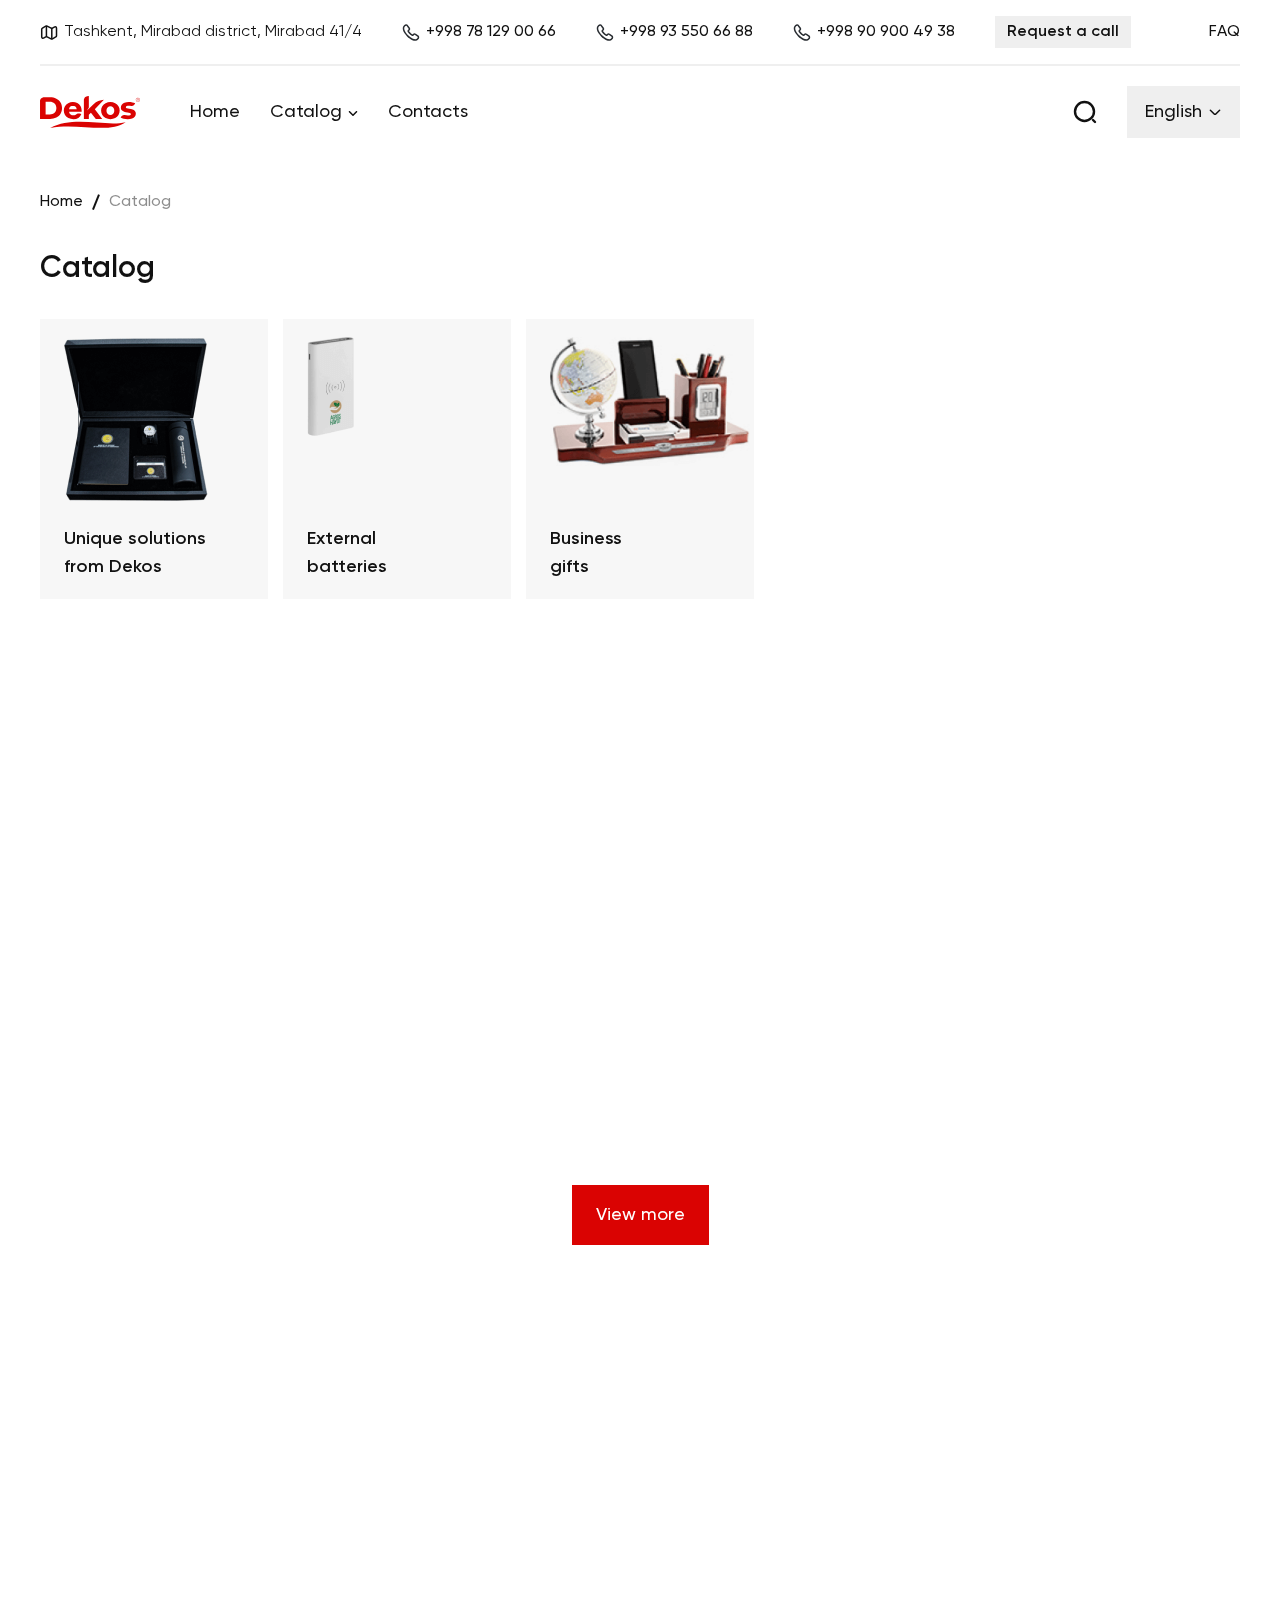
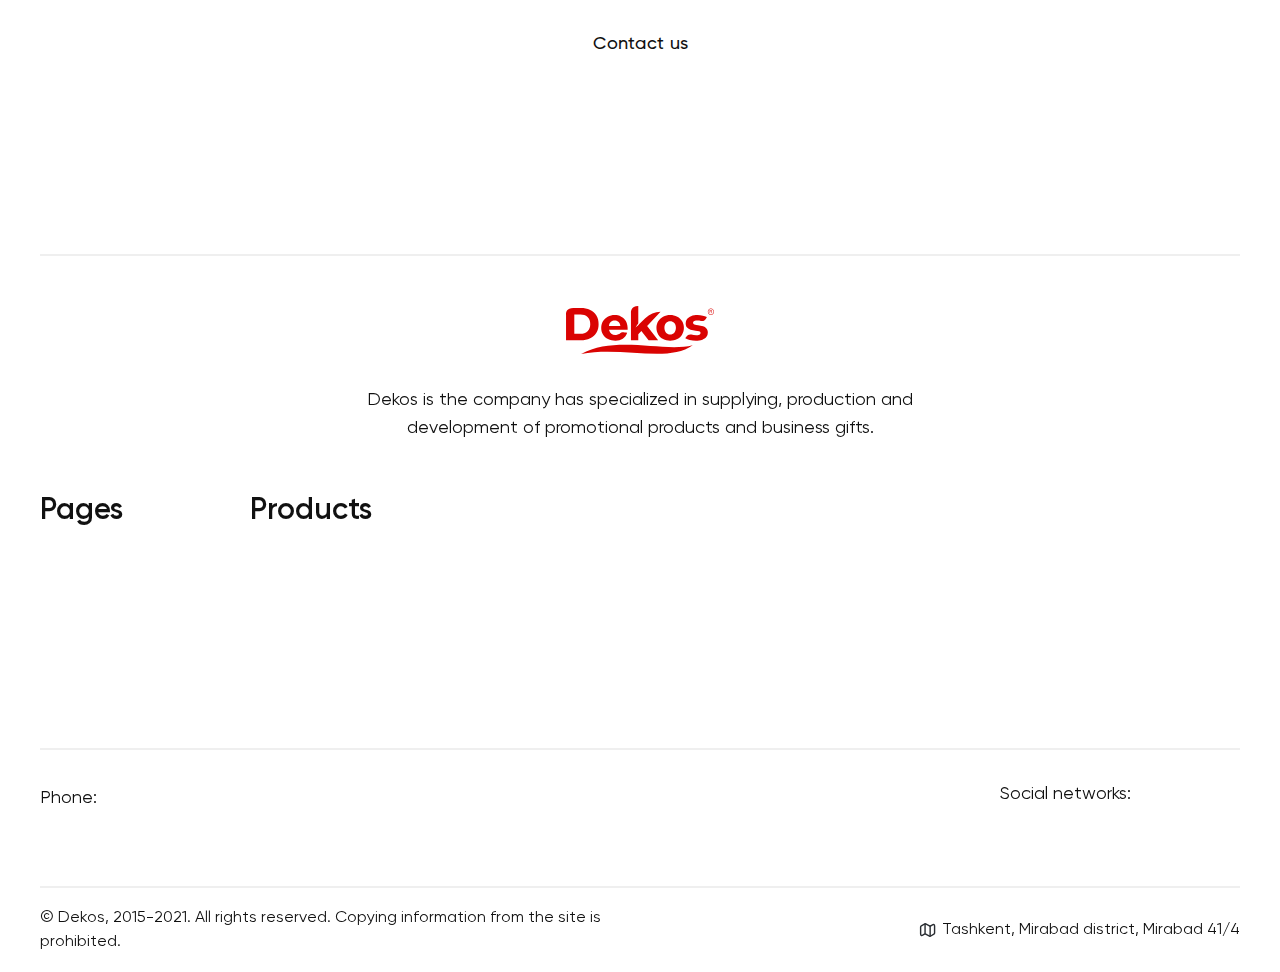
<file: layouts/catalog.html>
<!DOCTYPE html>
<html lang="en">
<head>
    <meta charset="UTF-8">
    <meta http-equiv="X-UA-Compatible" content="IE=edge" />
    <meta name="viewport" content="width=device-width, initial-scale=1.0" />
    <link rel="icon" href="../assets/img/logo/dekos.svg">
    <link rel="stylesheet" href="../assets/css/base/style.css">
    <title>Dekos</title>
    <link rel="stylesheet" href="../assets/css/uikit.min.css" />
    <link rel="stylesheet" href="../assets/css/tailwind.css" />
</head>
<body>
    
    <div  id="header" uk-sticky="show-on-up: true; animation: uk-animation-slide-top; sel-target: .header; cls-active: uk-navbar-sticky bg-[#F9F9F9]; cls-inactive: uk-navbar-transparent z-[9]; top: 200;" class="navbar">
        <header class="header absolute top-0 left-0 w-full z-10 bg-[#fff]" uk-scrollspy="target: .animateRight; cls: uk-animation-slide-left-small; delay: 100;">
            
            <div class="uk-container uk-container-large">
                <div class="nav-details py-[20px] border-b-2 border-[#EFEFEF]">
                    <div class="flex items-center justify-between">
                        <ul class="uk-grid-medium uk-flex-middle" uk-grid>
                            <li class="text-[#DA0302] uk-visible@l">
                                <a href="#" class="flex text-[#111] items-center hover-link duration-100">
                                    <svg class="mr-[6px] stroke-current" width="18" height="19" viewBox="0 0 18 19" fill="none" xmlns="http://www.w3.org/2000/svg">
                                        <path d="M1.71753 6.33498V13.6325C1.71753 15.0575 2.73003 15.6425 3.96003 14.9375L5.72253 13.9325C6.10503 13.715 6.74253 13.6925 7.14003 13.895L11.0775 15.8675C11.475 16.0625 12.1125 16.0475 12.495 15.83L15.7425 13.97C16.155 13.73 16.5 13.145 16.5 12.665V5.36748C16.5 3.94248 15.4875 3.35748 14.2575 4.06248L12.495 5.06748C12.1125 5.28498 11.475 5.30748 11.0775 5.10498L7.14003 3.13998C6.74253 2.94498 6.10503 2.95998 5.72253 3.17748L2.47503 5.03748C2.05503 5.27748 1.71753 5.86248 1.71753 6.33498Z" stroke-width="1.5" stroke-linecap="round" stroke-linejoin="round"/>
                                        <path d="M6.41992 3.5V13.25" stroke-width="1.5" stroke-linecap="round" stroke-linejoin="round"/>
                                        <path d="M11.7976 5.46484V15.4998" stroke-width="1.5" stroke-linecap="round" stroke-linejoin="round"/>
                                    </svg>                                                                        
                                    <p>
                                        Tashkent, Mirabad district, Mirabad 41/4
                                    </p>
                                </a>
                            </li>
                            <li class="text-[#111] animateRight">
                                <a href="#" class="flex items-center hover-link ml-[10px] group">
                                    <img class="mr-[6px] group-hover:scale-[1.1] group-hover:rotate-[45deg] duration-200" src="../assets/img/svg/nav-call.svg" alt="call">                                       
                                    <p class="text-[#111] font-500">
                                        +998 78 129 00 66
                                    </p>
                                </a>
                            </li>
                            <li class="text-[#111] animateRight uk-visible@s">
                                <a href="#" class="flex items-center hover-link ml-[10px] group">
                                    <img class="mr-[6px] group-hover:scale-[1.1] group-hover:rotate-[45deg] duration-200" src="../assets/img/svg/nav-call.svg" alt="call">                                       
                                    <p class="text-[#111] font-500">
                                        +998 93 550 66 88
                                    </p>
                                </a>
                            </li>
                            <li class="text-[#111] animateRight uk-visible@m">
                                <a href="#" class="flex items-center hover-link ml-[10px] group">
                                    <img class="mr-[6px] group-hover:scale-[1.1] group-hover:rotate-[45deg] duration-200" src="../assets/img/svg/nav-call.svg" alt="call">                                       
                                    <p class="text-[#111] font-500">
                                        +998 90 900 49 38
                                    </p>
                                </a>
                            </li>   
                            <li class="text-[#111] uk-visible@s">
                                <a href="contact.html" class="py-[8px] px-[12px] hover-link text-[#111] font-600 bg-[#EFEFEF] animBtnTop ml-[10px]">
                                    Request a call
                                </a>
                            </li>
                        </ul>
                        <div class="uk-visible@s">
                            <ul>
                                <li class="text-[#DA0302]">
                                    <a href="FAQ.html" class="hover-link text-[#111] duration-100">                                   
                                        <p class="font-500 uk-text-uppercase">
                                            FAQ
                                        </p>
                                    </a>
                                </li>
                            </ul>
                        </div>
                    </div>
                </div>
                <nav class="uk-flex uk-flex-middle py-[20px]" uk-grid>
                    
                    <div class="uk-navbar-left">
                        <div class="flex uk-flex-middle">
                            <div>
                                <ul>
                                    <li>
                                        <a href="index.html">
                                            <img class="w-[100px]" src="../assets/img/logo/dekos.svg" alt="Logo">
                                        </a>
                                    </li>
                                </ul>
                            </div>
                            
                            <div class="uk-visible@m ml-[50px]">
                                <ul class="uk-flex-middle uk-grid-medium" uk-grid>
                                    <li class="text-[#DA0302] animateRight">
                                        <a href="index.html" class="text-lg font-500 text-[#111] hover-link duration-100">
                                            Home
                                        </a>
                                    </li>
                                    <li class="text-[#DA0302] animateRight">
                                        <a href="catalog.html" class="group text-lg font-500 text-[#111] hover-link uk-flex uk-flex-middle duration-100">
                                            <span>Catalog</span>
                                            <svg class="stroke-current ml-[6px] mt-[3px] group-hover:rotate-[-180deg] duration-200" width="10" height="5" viewBox="0 0 10 5" fill="none" xmlns="http://www.w3.org/2000/svg">
                                                <path d="M8.5 0.75L5 4.25L1.5 0.75" stroke-width="1.5" stroke-linecap="round" stroke-linejoin="round"/>
                                            </svg>
                                        </a>
                                        <div uk-dropdown="pos: bottom-left; animation: uk-animation-slide-top-small; duration: 200" style="padding: 20px 30px 30px 24px;">
                                            <ul class="uk-nav uk-dropdown-nav uk-child-width-1-2 uk-child-width-1-3@l uk-flex-between" uk-grid>
                                                <li class="uk-parent uk-padding-remove-left">
                                                    <a href="#" class="uk-flex uk-flex-middle mt-[3px] text-lg 2xl:text-xl group">
                                                        Unique solutions
                                                        from Dekos
                                                        <svg class="hidden group-hover:block stroke-current rotate-[-90deg] ml-[10px] duration-300" width="14" height="14" viewBox="0 0 14 14" fill="none" xmlns="http://www.w3.org/2000/svg">
                                                            <path d="M11.6199 5.22083L7.81655 9.02416C7.36738 9.47333 6.63238 9.47333 6.18322 9.02416L2.37988 5.22083" stroke-width="1.5" stroke-miterlimit="10" stroke-linecap="round" stroke-linejoin="round"/>
                                                        </svg>                                                            
                                                    </a>
                                                    <a href="#" class="uk-flex uk-flex-middle mt-[3px] text-lg 2xl:text-xl group">
                                                        External
                                                        batteries
                                                        <svg class="hidden group-hover:block stroke-current rotate-[-90deg] ml-[10px] duration-300" width="14" height="14" viewBox="0 0 14 14" fill="none" xmlns="http://www.w3.org/2000/svg">
                                                            <path d="M11.6199 5.22083L7.81655 9.02416C7.36738 9.47333 6.63238 9.47333 6.18322 9.02416L2.37988 5.22083" stroke-width="1.5" stroke-miterlimit="10" stroke-linecap="round" stroke-linejoin="round"/>
                                                        </svg>                                                            
                                                    </a>
                                                    <a href="#" class="uk-flex uk-flex-middle mt-[3px] text-lg 2xl:text-xl group">
                                                        Business
                                                        gifts
                                                        <svg class="hidden group-hover:block stroke-current rotate-[-90deg] ml-[10px] duration-300" width="14" height="14" viewBox="0 0 14 14" fill="none" xmlns="http://www.w3.org/2000/svg">
                                                            <path d="M11.6199 5.22083L7.81655 9.02416C7.36738 9.47333 6.63238 9.47333 6.18322 9.02416L2.37988 5.22083" stroke-width="1.5" stroke-miterlimit="10" stroke-linecap="round" stroke-linejoin="round"/>
                                                        </svg>                                                            
                                                    </a>
                                                    <a href="#" class="uk-flex uk-flex-middle mt-[3px] text-lg 2xl:text-xl group">
                                                        Planning
                                                        products
                                                        <svg class="hidden group-hover:block stroke-current rotate-[-90deg] ml-[10px] duration-300" width="14" height="14" viewBox="0 0 14 14" fill="none" xmlns="http://www.w3.org/2000/svg">
                                                            <path d="M11.6199 5.22083L7.81655 9.02416C7.36738 9.47333 6.63238 9.47333 6.18322 9.02416L2.37988 5.22083" stroke-width="1.5" stroke-miterlimit="10" stroke-linecap="round" stroke-linejoin="round"/>
                                                        </svg>                                                            
                                                    </a>
                                                    <a href="#" class="uk-flex uk-flex-middle mt-[3px] text-lg 2xl:text-xl group">
                                                        Award
                                                        products
                                                        <svg class="hidden group-hover:block stroke-current rotate-[-90deg] ml-[10px] duration-300" width="14" height="14" viewBox="0 0 14 14" fill="none" xmlns="http://www.w3.org/2000/svg">
                                                            <path d="M11.6199 5.22083L7.81655 9.02416C7.36738 9.47333 6.63238 9.47333 6.18322 9.02416L2.37988 5.22083" stroke-width="1.5" stroke-miterlimit="10" stroke-linecap="round" stroke-linejoin="round"/>
                                                        </svg>                                                            
                                                    </a>
                                                </li>
                                                <li class="uk-parent uk-padding-remove-left">
                                                    <a href="#" class="uk-flex uk-flex-middle mt-[3px] text-lg 2xl:text-xl group">
                                                        Own
                                                        developments
                                                        <svg class="hidden group-hover:block stroke-current rotate-[-90deg] ml-[10px] duration-300" width="14" height="14" viewBox="0 0 14 14" fill="none" xmlns="http://www.w3.org/2000/svg">
                                                            <path d="M11.6199 5.22083L7.81655 9.02416C7.36738 9.47333 6.63238 9.47333 6.18322 9.02416L2.37988 5.22083" stroke-width="1.5" stroke-miterlimit="10" stroke-linecap="round" stroke-linejoin="round"/>
                                                        </svg>                                                            
                                                    </a>
                                                    <a href="#" class="uk-flex uk-flex-middle mt-[3px] text-lg 2xl:text-xl group">
                                                        Application
                                                        services
                                                        <svg class="hidden group-hover:block stroke-current rotate-[-90deg] ml-[10px] duration-300" width="14" height="14" viewBox="0 0 14 14" fill="none" xmlns="http://www.w3.org/2000/svg">
                                                            <path d="M11.6199 5.22083L7.81655 9.02416C7.36738 9.47333 6.63238 9.47333 6.18322 9.02416L2.37988 5.22083" stroke-width="1.5" stroke-miterlimit="10" stroke-linecap="round" stroke-linejoin="round"/>
                                                        </svg>                                                            
                                                    </a>
                                                    <a href="#" class="uk-flex uk-flex-middle mt-[3px] text-lg 2xl:text-xl group">
                                                        Flash
                                                        drives
                                                        <svg class="hidden group-hover:block stroke-current rotate-[-90deg] ml-[10px] duration-300" width="14" height="14" viewBox="0 0 14 14" fill="none" xmlns="http://www.w3.org/2000/svg">
                                                            <path d="M11.6199 5.22083L7.81655 9.02416C7.36738 9.47333 6.63238 9.47333 6.18322 9.02416L2.37988 5.22083" stroke-width="1.5" stroke-miterlimit="10" stroke-linecap="round" stroke-linejoin="round"/>
                                                        </svg>                                                            
                                                    </a>
                                                    <a href="#" class="uk-flex uk-flex-middle mt-[3px] text-lg 2xl:text-xl group">
                                                        Umbrella
                                                        <svg class="hidden group-hover:block stroke-current rotate-[-90deg] ml-[10px] duration-300" width="14" height="14" viewBox="0 0 14 14" fill="none" xmlns="http://www.w3.org/2000/svg">
                                                            <path d="M11.6199 5.22083L7.81655 9.02416C7.36738 9.47333 6.63238 9.47333 6.18322 9.02416L2.37988 5.22083" stroke-width="1.5" stroke-miterlimit="10" stroke-linecap="round" stroke-linejoin="round"/>
                                                        </svg>                                                            
                                                    </a>
                                                    <a href="#" class="uk-flex uk-flex-middle mt-[3px] text-lg 2xl:text-xl group">
                                                        Pens
                                                        <svg class="hidden group-hover:block stroke-current rotate-[-90deg] ml-[10px] duration-300" width="14" height="14" viewBox="0 0 14 14" fill="none" xmlns="http://www.w3.org/2000/svg">
                                                            <path d="M11.6199 5.22083L7.81655 9.02416C7.36738 9.47333 6.63238 9.47333 6.18322 9.02416L2.37988 5.22083" stroke-width="1.5" stroke-miterlimit="10" stroke-linecap="round" stroke-linejoin="round"/>
                                                        </svg>                                                            
                                                    </a>
                                                </li>
                                                <li class="uk-parent uk-padding-remove-left">
                                                    <a href="selectedItem.html" class="uk-flex uk-flex-middle mt-[3px] text-lg 2xl:text-xl group">
                                                        Promotional
                                                        souvenirs
                                                        <svg class="hidden group-hover:block stroke-current rotate-[-90deg] ml-[10px] duration-300" width="14" height="14" viewBox="0 0 14 14" fill="none" xmlns="http://www.w3.org/2000/svg">
                                                            <path d="M11.6199 5.22083L7.81655 9.02416C7.36738 9.47333 6.63238 9.47333 6.18322 9.02416L2.37988 5.22083" stroke-width="1.5" stroke-miterlimit="10" stroke-linecap="round" stroke-linejoin="round"/>
                                                        </svg>                                                            
                                                    </a>
                                                    <a href="#" class="uk-flex uk-flex-middle mt-[3px] text-lg 2xl:text-xl group">
                                                        Office
                                                        souvenirs
                                                        <svg class="hidden group-hover:block stroke-current rotate-[-90deg] ml-[10px] duration-300" width="14" height="14" viewBox="0 0 14 14" fill="none" xmlns="http://www.w3.org/2000/svg">
                                                            <path d="M11.6199 5.22083L7.81655 9.02416C7.36738 9.47333 6.63238 9.47333 6.18322 9.02416L2.37988 5.22083" stroke-width="1.5" stroke-miterlimit="10" stroke-linecap="round" stroke-linejoin="round"/>
                                                        </svg>                                                            
                                                    </a>
                                                    <a href="#" class="uk-flex uk-flex-middle mt-[3px] text-lg 2xl:text-xl group">
                                                        Bags and
                                                        folders
                                                        <svg class="hidden group-hover:block stroke-current rotate-[-90deg] ml-[10px] duration-300" width="14" height="14" viewBox="0 0 14 14" fill="none" xmlns="http://www.w3.org/2000/svg">
                                                            <path d="M11.6199 5.22083L7.81655 9.02416C7.36738 9.47333 6.63238 9.47333 6.18322 9.02416L2.37988 5.22083" stroke-width="1.5" stroke-miterlimit="10" stroke-linecap="round" stroke-linejoin="round"/>
                                                        </svg>                                                            
                                                    </a>
                                                    <a href="#" class="uk-flex uk-flex-middle mt-[3px] text-lg 2xl:text-xl group">
                                                        Textile
                                                        <svg class="hidden group-hover:block stroke-current rotate-[-90deg] ml-[10px] duration-300" width="14" height="14" viewBox="0 0 14 14" fill="none" xmlns="http://www.w3.org/2000/svg">
                                                            <path d="M11.6199 5.22083L7.81655 9.02416C7.36738 9.47333 6.63238 9.47333 6.18322 9.02416L2.37988 5.22083" stroke-width="1.5" stroke-miterlimit="10" stroke-linecap="round" stroke-linejoin="round"/>
                                                        </svg>                                                            
                                                    </a>
                                                    <a href="#" class="uk-flex uk-flex-middle mt-[3px] text-lg 2xl:text-xl group">
                                                        Tableware
                                                        <svg class="hidden group-hover:block stroke-current rotate-[-90deg] ml-[10px] duration-300" width="14" height="14" viewBox="0 0 14 14" fill="none" xmlns="http://www.w3.org/2000/svg">
                                                            <path d="M11.6199 5.22083L7.81655 9.02416C7.36738 9.47333 6.63238 9.47333 6.18322 9.02416L2.37988 5.22083" stroke-width="1.5" stroke-miterlimit="10" stroke-linecap="round" stroke-linejoin="round"/>
                                                        </svg>                                                            
                                                    </a>
                                                </li>
                                            </ul>
                                        </div>
                                    </li>
                                    <li class="text-[#DA0302] animateRight">
                                        <a href="contact.html" class="text-lg font-500 text-[#111] hover-link duration-100">
                                            Contacts
                                        </a>
                                    </li>
                                </ul>
                            </div>
                        </div>
                    </div>
                    
                    <div class="uk-navbar-right">
                        <div class="uk-flex-middle uk-grid-medium" uk-grid>
                            <div class="uk-visible@m">
                                <div>
                                    <a href="#searchModal" uk-toggle>
                                        <img class="w-[24px] h-[24px]" src="../assets/img/svg/nav-search.svg" alt="search">
                                    </a>
                                </div>
                            </div>
                            
                            <div id="searchModal" uk-modal>
                                <div class="uk-modal-dialog uk-modal-body md:p-[30px]">
                                    <div>
                                        <div class="flex items-center bg-[#EFEFEF]">
                                            <svg class="stroke-current ml-[15px]" width="20" height="20" viewBox="0 0 24 24" fill="none" xmlns="http://www.w3.org/2000/svg">
                                                <path d="M11.5 21C16.7467 21 21 16.7467 21 11.5C21 6.25329 16.7467 2 11.5 2C6.25329 2 2 6.25329 2 11.5C2 16.7467 6.25329 21 11.5 21Z" stroke-width="1.5" stroke-linecap="round" stroke-linejoin="round"/>
                                                <path d="M22 22L20 20" stroke-width="1.5" stroke-linecap="round" stroke-linejoin="round"/>
                                            </svg>                                                
                                            <input class="pl-[10px] mr-[20px] py-[15px] w-full focus:outline-none bg-[#EFEFEF] text-[#1d1d1b]" placeholder="Search" type="text">
                                        </div>
                                    </div>
                                    <h3 class="text-[16px] mt-[30px] text-[#111] font-600 uk-text-uppercase mb-[5px] text-sm" style="font-family: 'Gilroy';">Products</h3>
                                    <ul class="p-[10px] uk-grid-small uk-child-width-1-1" uk-grid>
                                        <li class="uk-parent text-[#111] animateLeft">
                                            <a href="index.html" class="hover-link text-[#111] font-500">
                                                Unique solutions
                                                from Dekos
                                            </a>
                                        </li>
                                        <li class="uk-parent text-[#111] animateLeft">
                                            <a href="index.html" class="hover-link text-[#111] font-500">
                                                External
                                                batteries
                                            </a>
                                        </li>
                                        <li class="uk-parent text-[#111] animateLeft">
                                            <a href="index.html" class="hover-link text-[#111] font-500">
                                                Business
                                                gifts
                                            </a>
                                        </li>
                                    </ul>
                                </div>
                            </div>
                            
                            <div class="uk-visible@m">
                                <div>
                                    <a href="#" class="nav-link hover:text-[#111] hover:no-underline py-[12px] px-[18px] text-[#111] bg-[#EFEFEF] focus:bg-[#DA0302] focus:text-[#fff] duration-200 lang inline-flex font-500 items-center text-lg group" style="animation-duration: .8s;">
                                        English
                                        <svg class="ml-[6px] group-focus:rotate-[-180deg] duration-200 stroke-current" width="14" height="14" viewBox="0 0 14 14" fill="none" xmlns="http://www.w3.org/2000/svg">
                                            <path d="M11.6199 5.22083L7.81655 9.02416C7.36738 9.47333 6.63238 9.47333 6.18322 9.02416L2.37988 5.22083" stroke-width="1.5" stroke-miterlimit="10" stroke-linecap="round" stroke-linejoin="round"/>
                                        </svg>                                            
                                    </a>
                                    <div class="uk-padding-remove" style="min-width: 100px;" uk-dropdown="pos: bottom-justify;animation: uk-animation-slide-top-small; duration: 200; mode: click">
                                        
                                        <ul class="uk-grid uk-grid-small uk-flex-middle uk-flex-column uk-padding-small" uk-grid >
                                            <li class="uk-width-auto text-[#111]">
                                                <a href="javascript.void(0)" class="text-lg hover-link text-[#111] font-500">
                                                    Russian
                                                </a>
                                            </li>
                                            <li class="uk-width-auto text-[#111]">
                                                <a href="javascript.void(0)" class="text-lg hover-link text-[#111] font-500">
                                                    Uzbek
                                                </a>
                                            </li>
                                        </ul>
                                    </div>
                                </div>
                            </div>
                            
                            <div class="uk-hidden@m">
                                <div class="text-[#1d1d1b]">
                                    <a href="javascript:void(0);" uk-toggle="target: #offcanvas-flip" class="text-[#1d1d1b] hover-link">
                                        <ul class="uk-flex uk-flex-column space-y-[3px]">
                                            <li>
                                                <hr class="border-none w-[24px] h-[3px] bg-[#DA0302]">
                                            </li>
                                            <li>
                                                <hr class="border-none w-[24px] h-[3px] bg-[#DA0302]">
                                            </li>
                                            <li>
                                                <hr class="border-none w-[24px] h-[3px] bg-[#DA0302]">
                                            </li>
                                        </ul>                                           
                                    </a>
                                </div>
                                
                                <div id="offcanvas-flip" uk-offcanvas="flip: true; overlay: true">
                                    <div class="uk-offcanvas-bar">
                                        
                                        <div class="uk-flex uk-flex-right">
                                            <button class="uk-offcanvas-close" type="button" uk-close>
                                                <svg  xmlns="http://www.w3.org/2000/svg" viewBox="0 0 24 24" width="24" height="24"><path fill="none" d="M0 0h24v24H0z"/><path d="M12 10.586l4.95-4.95 1.414 1.414-4.95 4.95 4.95 4.95-1.414 1.414-4.95-4.95-4.95 4.95-1.414-1.414 4.95-4.95-4.95-4.95L7.05 5.636z"/></svg>
                                            </button>
                                        </div>
                                        
                                        <ul class="mt-[20px] items-end uk-flex-column uk-grid-small uk-text-uppercase uk-child-width-1-1" uk-grid uk-scrollspy="target: .animBottom; cls: uk-animation-slide-top-small; delay: 100; repeat: true">
                                            <li class="uk-flex uk-flex-right">
                                                <a href="index.html" class="font-400 animBottom">
                                                    Home
                                                </a>
                                            </li>
                                            <div>
                                                <hr class="border-none w-full h-[1px] bg-[#fff] bg-opacity-[0.06]">
                                            </div>
                                            <li class="uk-flex uk-flex-right">
                                                <a href="catalog.html" class="font-400 animBottom">
                                                    Catalog
                                                </a>
                                            </li>
                                            <div>
                                                <hr class="border-none w-full h-[1px] bg-[#fff] bg-opacity-[0.06]">
                                            </div>
                                            <li class="uk-flex uk-flex-right">
                                                <a href="contact.html" class="font-400 animBottom">
                                                    Contacts
                                                </a>
                                            </li>
                                            <div>
                                                <hr class="border-none w-full h-[1px] bg-[#fff] bg-opacity-[0.06]">
                                            </div>
                                            <li class="uk-flex uk-flex-right">
                                                <a href="FAQ.html" class="font-400 animBottom">
                                                    FAQ
                                                </a>
                                            </li>
                                            <div>
                                                <hr class="border-none w-full h-[1px] bg-[#fff] bg-opacity-[0.06]">
                                            </div>
                                            <li class="uk-flex uk-flex-right">
                                                <ul class="uk-grid-small uk-flex-middle" uk-grid>
                                                    <li class="text-[#fff]">
                                                        <a href="#" class="text-[#fff] font-400 hover-link animBottom">UZ</a>
                                                    </li>
                                                    <li>
                                                        <hr class="border-none w-[1px] h-[16px] bg-[#fff] bg-opacity-[0.06]">
                                                    </li>
                                                    <li class="text-[#fff]">
                                                        <a href="#" class="text-[#fff] font-400 hover-link animBottom">RU</a>
                                                    </li>
                                                    <li>
                                                        <hr class="border-none w-[1px] h-[16px] bg-[#fff] bg-opacity-[0.06]">
                                                    </li>
                                                    <li class="text-[#fff]">
                                                        <a href="#" class="text-[#fff] font-400 hover-link animBottom">EN</a>
                                                    </li>
                                                </ul>
                                            </li>
                                        </ul>
                                    </div>
                                </div>
                            </div>
                        </div>
                    </div>
                    
                </nav>
            </div>
            
        </header>
    </div>
    
    <section class="uk-section mt-[120px]">
        <div class="uk-container uk-container-large">
            <div>
                <div class="flex items-center space-x-[12px] text-[#111] mb-[36px]">
                    <a href="index.html" class="hover-link text-[#111] font-500">Home</a>
                    <hr class="border-none bg-[#111] w-[1.5px] h-[16px] rotate-[22deg]">
                    <p class="text-[#111] text-opacity-[0.48] font-500">Catalog</p>
                </div>
                <h2 class="heading text-[#111] font-600" uk-scrollspy="cls: uk-animation-slide-top-medium; delay: 300; repeat: true">Catalog</h2>
            </div>
            <div class="mt-[30px]">
                <ul class="main-categories-list uk-grid-small uk-grid-match uk-child-width-1-5@l uk-child-width-1-3@s uk-child-width-1-2" uk-grid uk-scrollspy="target: .animFade; cls: uk-animation-fade; delay: 200;">
                    <li class="animFade">
                        <a href="1" class="bg-[#F7F7F7] catalog-categories-list-content-wrapper hover-link">
                            <div class="uk-grid-small p-[10px] sm:py-[18px] sm:px-[24px] flex-col justify-between h-full" uk-grid>
                                <div class="uk-width-1-1">
                                    <img class="catalog-categories-list-content-wrapper-img max-w-[200px] max-h-[180px] object-cover" loading="lazy" style="mix-blend-mode: multiply;" src="../assets/img/main/categories/unique-solution.png" alt="product">
                                </div>
                                <div>
                                    <p class="text-sm sm:text-lg text-[#111] font-600">
                                        Unique solutions
                                        from Dekos
                                    </p>
                                </div>
                            </div>
                        </a>
                    </li>
                    <li class="animFade">
                        <a href="2" class="bg-[#F7F7F7] catalog-categories-list-content-wrapper hover-link">
                            <div class="uk-grid-small p-[10px] sm:py-[18px] sm:px-[24px] flex-col justify-between h-full" uk-grid>
                                <div class="uk-width-1-1">
                                    <img class="catalog-categories-list-content-wrapper-img max-w-[200px] max-h-[180px] object-cover" loading="lazy" style="mix-blend-mode: multiply;" src="../assets/img/main/categories/external-batteries.png" alt="product">
                                </div>
                                <div>
                                    <p class="text-sm sm:text-lg text-[#111] font-600">
                                        External <br>
                                        batteries
                                    </p>
                                </div>
                            </div>
                        </a>
                    </li>
                    <li class="animFade">
                        <a href="2" class="bg-[#F7F7F7] catalog-categories-list-content-wrapper hover-link">
                            <div class="uk-grid-small p-[10px] sm:py-[18px] sm:px-[24px] flex-col justify-between h-full" uk-grid>
                                <div class="uk-width-1-1">
                                    <img class="catalog-categories-list-content-wrapper-img max-w-[200px] max-h-[180px] object-cover" loading="lazy" style="mix-blend-mode: multiply;" src="../assets/img/main/categories/busineess-gifts.png" alt="product">
                                </div>
                                <div>
                                    <p class="text-sm sm:text-lg text-[#111] font-600">
                                        Business <br>
                                        gifts
                                    </p>
                                </div>
                            </div>
                        </a>
                    </li>
                    <li class="animFade">
                        <a href="3" class="bg-[#F7F7F7] catalog-categories-list-content-wrapper hover-link">
                            <div class="uk-grid-small p-[10px] sm:py-[18px] sm:px-[24px] flex-col justify-between h-full" uk-grid>
                                <div class="uk-width-1-1">
                                    <img class="catalog-categories-list-content-wrapper-img max-w-[200px] max-h-[180px] object-cover" loading="lazy" style="mix-blend-mode: multiply;" src="../assets/img/main/categories/planning-products.png" alt="product">
                                </div>
                                <div>
                                    <p class="text-sm sm:text-lg text-[#111] font-600">
                                        Planning <br>
                                        products
                                    </p>
                                </div>
                            </div>
                        </a>
                    </li>
                    <li class="animFade">
                        <a href="#" class="bg-[#F7F7F7] catalog-categories-list-content-wrapper hover-link">
                            <div class="uk-grid-small p-[10px] sm:py-[18px] sm:px-[24px] flex-col justify-between h-full" uk-grid>
                                <div class="uk-width-1-1">
                                    <img class="catalog-categories-list-content-wrapper-img max-w-[200px] max-h-[180px] object-cover" loading="lazy" style="mix-blend-mode: multiply;" src="../assets/img/main/categories/award.png" alt="product">
                                </div>
                                <div>
                                    <p class="text-sm sm:text-lg text-[#111] font-600">
                                        Award <br>
                                        products
                                    </p>
                                </div>
                            </div>
                        </a>
                    </li>
                    <li class="animFade">
                        <a href="#" class="bg-[#F7F7F7] catalog-categories-list-content-wrapper hover-link">
                            <div class="uk-grid-small p-[10px] sm:py-[18px] sm:px-[24px] flex-col justify-between h-full" uk-grid>
                                <div class="uk-width-1-1">
                                    <img class="catalog-categories-list-content-wrapper-img max-w-[200px] max-h-[180px] object-cover" loading="lazy" style="mix-blend-mode: multiply;" src="../assets/img/main/categories/own-development.png" alt="product">
                                </div>
                                <div>
                                    <p class="text-sm sm:text-lg text-[#111] font-600">
                                        Own <br>
                                        developments
                                    </p>
                                </div>
                            </div>
                        </a>
                    </li>
                    <li class="animFade">
                        <a href="#" class="bg-[#F7F7F7] catalog-categories-list-content-wrapper hover-link">
                            <div class="uk-grid-small p-[10px] sm:py-[18px] sm:px-[24px] flex-col justify-between h-full" uk-grid>
                                <div class="uk-width-1-1">
                                    <img class="catalog-categories-list-content-wrapper-img max-w-[200px] max-h-[180px] object-cover" loading="lazy" style="mix-blend-mode: multiply;" src="../assets/img/main/categories/application-services.png" alt="product">
                                </div>
                                <div>
                                    <p class="text-sm sm:text-lg text-[#111] font-600">
                                        Application <br>
                                        services
                                    </p>
                                </div>
                            </div>
                        </a>
                    </li>
                    <li class="animFade">
                        <a href="#" class="bg-[#F7F7F7] catalog-categories-list-content-wrapper hover-link">
                            <div class="uk-grid-small p-[10px] sm:py-[18px] sm:px-[24px] flex-col justify-between h-full" uk-grid>
                                <div class="uk-width-1-1">
                                    <img class="catalog-categories-list-content-wrapper-img max-w-[200px] max-h-[180px] object-cover" loading="lazy" style="mix-blend-mode: multiply;" src="../assets/img/main/categories/flash-drivers.png" alt="product">
                                </div>
                                <div class="uk-width-3-5@s">
                                    <p class="text-sm sm:text-lg text-[#111] font-600">
                                        Flash <br>
                                        drives
                                    </p>
                                </div>
                            </div>
                        </a>
                    </li>
                    <li class="animFade">
                        <a href="#" class="bg-[#F7F7F7] catalog-categories-list-content-wrapper hover-link">
                            <div class="uk-grid-small p-[10px] sm:py-[18px] sm:px-[24px] flex-col justify-between h-full" uk-grid>
                                <div class="uk-width-1-1">
                                    <img class="catalog-categories-list-content-wrapper-img max-w-[200px] max-h-[180px] object-cover" loading="lazy" style="mix-blend-mode: multiply;" src="../assets/img/main/categories/umbrella.png" alt="product">
                                </div>
                                <div class="uk-width-3-5@s">
                                    <p class="text-sm sm:text-lg text-[#111] font-600">
                                        Umbrella
                                    </p>
                                </div>
                            </div>
                        </a>
                    </li>
                    <li class="animFade">
                        <a href="#" class="bg-[#F7F7F7] catalog-categories-list-content-wrapper hover-link">
                            <div class="uk-grid-small p-[10px] sm:py-[18px] sm:px-[24px] flex-col justify-between h-full" uk-grid>
                                <div class="uk-width-1-1">
                                    <img class="catalog-categories-list-content-wrapper-img max-w-[200px] max-h-[180px] object-cover" loading="lazy" style="mix-blend-mode: multiply;" src="../assets/img/main/categories/pens.png" alt="product">
                                </div>
                                <div class="uk-width-3-5@s">
                                    <p class="text-sm sm:text-lg text-[#111] font-600">
                                        Pens
                                    </p>
                                </div>
                            </div>
                        </a>
                    </li>
                    <li class="animFade">
                        <a href="./category.html" class="bg-[#F7F7F7] catalog-categories-list-content-wrapper hover-link">
                            <div class="uk-grid-small p-[10px] sm:py-[18px] sm:px-[24px] flex-col justify-between h-full" uk-grid>
                                <div class="uk-width-1-1">
                                    <img class="catalog-categories-list-content-wrapper-img max-w-[200px] max-h-[180px] object-cover" loading="lazy" style="mix-blend-mode: multiply;" src="../assets/img/main/categories/promotion-souviner.png" alt="product">
                                </div>
                                <div>
                                    <p class="text-sm sm:text-lg text-[#111] font-600">
                                        Promotional <br>
                                        souvenirs
                                    </p>
                                </div>
                            </div>
                        </a>
                    </li>
                    <li class="animFade">
                        <a href="#" class="bg-[#F7F7F7] catalog-categories-list-content-wrapper hover-link">
                            <div class="uk-grid-small p-[10px] sm:py-[18px] sm:px-[24px] flex-col justify-between h-full" uk-grid>
                                <div class="uk-width-1-1">
                                    <img class="catalog-categories-list-content-wrapper-img max-w-[200px] max-h-[180px] object-cover" loading="lazy" style="mix-blend-mode: multiply;" src="../assets/img/main/categories/office-souviner.png" alt="product">
                                </div>
                                <div>
                                    <p class="text-sm sm:text-lg text-[#111] font-600">
                                        Office <br>
                                        souvenirs
                                    </p>
                                </div>
                            </div>
                        </a>
                    </li>
                    <li class="animFade">
                        <a href="#" class="bg-[#F7F7F7] catalog-categories-list-content-wrapper hover-link">
                            <div class="uk-grid-small p-[10px] sm:py-[18px] sm:px-[24px] flex-col justify-between h-full" uk-grid>
                                <div class="uk-width-1-1">
                                    <img class="catalog-categories-list-content-wrapper-img max-w-[200px] max-h-[180px] object-cover" loading="lazy" style="mix-blend-mode: multiply;" src="../assets/img/main/categories/bag.png" alt="product">
                                </div>
                                <div>
                                    <p class="text-sm sm:text-lg text-[#111] font-600">
                                        Bags and <br>
                                        folders                 
                                    </p>
                                </div>
                            </div>
                        </a>
                    </li>
                    <li class="animFade">
                        <a href="#" class="bg-[#F7F7F7] catalog-categories-list-content-wrapper hover-link">
                            <div class="uk-grid-small p-[10px] sm:py-[18px] sm:px-[24px] flex-col justify-between h-full" uk-grid>
                                <div class="uk-width-1-1">
                                    <img class="catalog-categories-list-content-wrapper-img max-w-[200px] max-h-[180px] object-cover" loading="lazy" style="mix-blend-mode: multiply;" src="../assets/img/main/categories/textile.png" alt="product">
                                </div>
                                <div>
                                    <p class="text-sm sm:text-lg text-[#111] font-600">
                                        Textile
                                    </p>
                                </div>
                            </div>
                        </a>
                    </li>
                    <li class="animFade">
                        <a href="#" class="bg-[#F7F7F7] catalog-categories-list-content-wrapper hover-link">
                            <div class="uk-grid-small p-[10px] sm:py-[18px] sm:px-[24px] flex-col justify-between h-full" uk-grid>
                                <div class="uk-width-1-1">
                                    <img class="catalog-categories-list-content-wrapper-img max-w-[200px] max-h-[180px] object-cover" loading="lazy" style="mix-blend-mode: multiply;" src="../assets/img/main/categories/tableware.png" alt="product">
                                </div>
                                <div>
                                    <p class="text-sm sm:text-lg text-[#111] font-600">
                                        Tableware               
                                    </p>
                                </div>
                            </div>
                        </a>
                    </li>
                </ul>
                
                <div class="flex justify-center mt-[40px]">
                    <a href="#"= class="hover:text-[#fff] hover:no-underline py-[16px] px-[24px] inline-flex text-[#fff] bg-[#DA0302] font-500 items-center text-lg hover:animate-pulse">
                        View more                                                                       
                    </a>
                </div>
            </div>
            
        </div>
    </section>
    
    <section class="we-are-section uk-section bg-norepeat bg-cover w-full h-full uk-position-relative uk-background-fixed uk-background-center-center uk-height-medium" style="background-image: url('../assets/img/main/weare-back.png')" uk-scrollspy="target: .animTop; cls: uk-animation-slide-top-medium; delay: 300; repeat: true">
        <div class="uk-container uk-container-large">
            <div class="uk-text-center md:w-[700px] mx-auto relative z-[2]">
                <h2 class="heading-second text-white font-gilroy font-600 animTop">
                    We are in the <br>
                    field for 14 years
                </h2>
                <p class="mt-[12px] text-lg sm:text-[24px] font-500 text-[#F1F1F1] animTop">
                    Dekos has specialized in supplying, production and
                    development of promotional products and business gifts.
                </p>
                <div class="flex justify-center mt-[36px]">
                    <a href="#"= class="animBtnTop hover:text-[#111] hover:no-underline py-[16px] px-[36px] inline-flex text-[#111] bg-[#fff] font-500 items-center text-lg">
                        Contact us                                                                   
                    </a>
                </div>
            </div>
        </div>
    </section>
    
    <footer class="uk-section uk-margin-medium-top uk-padding-remove-bottom" uk-scrollspy="target: .animTop; cls: uk-animation-slide-top-medium; delay: 100;">
        <div class="uk-container uk-container-large">
            <div class="border-t-2 border-[#EFEFEF] pt-[50px]">
                <div class="uk-text-center mx-auto md:w-[550px]">
                    <a href="index.html" class="hover-link uk-display-inline-block">
                        <img class="w-[148px]" src="../assets/img/logo/dekos.svg" alt="brend">
                    </a>
                    <div>
                        <p class="text-lg text-[#111] mt-[24px]">
                            Dekos is the company has specialized in supplying, production and
                            development of promotional products and business gifts.
                        </p>
                    </div>
                </div>
            </div>
            <div class="sm:mt-[48px] border-b-2 border-[#EFEFEF] pb-[30px] sm:pb-[50px]">
                <ul class="uk-flex-between@m uk-flex-center uk-text-center uk-text-left@s pt-[30px] sm:pt-[0] uk-grid-collapse" uk-grid>
                    <li class="sm:w-[150px]">
                        <ul class="flex flex-col space-y-[12px]">
                            <li>
                                <h3 class="heading-third text-[#111] mb-[6px]" style="font-weight: 600;">Pages</h3>
                            </li>
                            <li class="text-[#111] animTop">
                                <a href="index.html" class="text-lg font-500 text-[#111] hover-link line-animation">
                                    Home
                                </a>
                            </li>
                            <li class="text-[#111] animTop">
                                <a href="catalog.html" class="text-lg font-500 text-[#111] hover-link line-animation">
                                    Catalog
                                </a>
                            </li>
                            <li class="text-[#111] animTop">
                                <a href="contact.html" class="text-lg font-500 text-[#111] hover-link line-animation">
                                    Contacts
                                </a>
                            </li>
                        </ul>
                    </li>
                    <li class="uk-width-1-5@l uk-width-1-3@s">
                        <ul class="flex flex-col space-y-[12px]">
                            <li>
                                <h3 class="heading-third text-[#111] mb-[6px] mt-[30px] sm:mt-[0px]" style="font-weight: 600;">Products</h3>
                            </li>
                            <li class="text-[#111] animTop">
                                <a href="#" class="text-lg font-500 text-[#111] hover-link line-animation">
                                    New items 2020-2021
                                </a>
                            </li>
                            <li class="text-[#111] animTop">
                                <a href="#" class="text-lg font-500 text-[#111] hover-link line-animation">
                                    Unique solutions from Dekos
                                </a>
                            </li>
                            <li class="text-[#111] animTop">
                                <a href="#" class="text-lg font-500 text-[#111] hover-link line-animation">
                                    External batteries
                                </a>
                            </li>
                            <li class="text-[#111] animTop">
                                <a href="#" class="text-lg font-500 text-[#111] hover-link line-animation">
                                    Business gifts
                                </a>
                            </li>
                        </ul>
                    </li>
                    <li class="uk-width-1-6@l uk-width-1-4@s">
                        <ul class="flex flex-col space-y-[12px]">
                            <li class="uk-invisible">
                                <h3 class="heading-third text-[#111] sm:mb-[6px]" style="font-weight: 600;">something</h3>
                            </li>
                            <li class="text-[#111] animTop">
                                <a href="#" class="text-lg font-500 text-[#111] hover-link line-animation">
                                    Award products
                                </a>
                            </li>
                            <li class="text-[#111] animTop">
                                <a href="#" class="text-lg font-500 text-[#111] hover-link line-animation">
                                    Planning products
                                </a>
                            </li>
                            <li class="text-[#111] animTop">
                                <a href="#" class="text-lg font-500 text-[#111] hover-link line-animation">
                                    Own developments
                                </a>
                            </li>
                            <li class="text-[#111] animTop">
                                <a href="#" class="text-lg font-500 text-[#111] hover-link line-animation">
                                    Application services
                                </a>
                            </li>
                        </ul>
                    </li>
                    <li class="uk-width-1-6@l uk-width-1-4@m uk-width-1-3@s">
                        <ul class="flex flex-col space-y-[12px]">
                            <li class="uk-invisible">
                                <h3 class="heading-third text-[#111] sm:mb-[6px]" style="font-weight: 600;">something</h3>
                            </li>
                            <li class="text-[#111] animTop">
                                <a href="#" class="text-lg font-500 text-[#111] hover-link line-animation">
                                    Flash drives
                                </a>
                            </li>
                            <li class="text-[#111] animTop">
                                <a href="#" class="text-lg font-500 text-[#111] hover-link line-animation">
                                    Umbrella
                                </a>
                            </li>
                            <li class="text-[#111] animTop">
                                <a href="#" class="text-lg font-500 text-[#111] hover-link line-animation">
                                    Pens
                                </a>
                            </li>
                            <li class="text-[#111] animTop">
                                <a href="selectedItem.html" class="text-lg font-500 text-[#111] hover-link line-animation">
                                    Promotional souvenirs
                                </a>
                            </li>
                        </ul>
                    </li>
                    <li class="md:w-[170px]">
                        <ul class="flex flex-col space-y-[12px]">
                            <li class="uk-invisible">
                                <h3 class="heading-third text-[#111] sm:mb-[6px]" style="font-weight: 600;">something</h3>
                            </li>
                            <li class="text-[#111] animTop">
                                <a href="#" class="text-lg font-500 text-[#111] hover-link line-animation">
                                    Office souvenirs
                                </a>
                            </li>
                            <li class="text-[#111] animTop">
                                <a href="#" class="text-lg font-500 text-[#111] hover-link line-animation">
                                    Bags and folders
                                </a>
                            </li>
                            <li class="text-[#111] animTop">
                                <a href="#" class="text-lg font-500 text-[#111] hover-link line-animation">
                                    Textile
                                </a>
                            </li>
                            <li class="text-[#111] animTop">
                                <a href="#" class="text-lg font-500 text-[#111] hover-link line-animation">
                                    Tableware
                                </a>
                            </li>
                        </ul>
                    </li>
                </ul>
            </div>
            <div class="border-b-2 border-[#EFEFEF]" uk-scrollspy="target: .animRight; cls: uk-animation-slide-left-medium; delay: 500;">
                <div class="py-[30px] uk-flex-wrap uk-flex-middle uk-flex-between@s uk-flex-center" uk-grid>
                    <div class="uk-width-1-1 uk-width-auto@m uk-flex uk-flex-center uk-flex-left@s">
                        <div class="uk-text-center uk-text-left@s">
                            <p class="text-[#111] text-lg">Phone:</p>
                            <ul class="uk-grid-small uk-flex-middle uk-flex-center mt-[12px] uk-flex-wrap" uk-grid>
                                <li class="text-[#111] animRight">
                                    <a href="#" class="hover-link text-lg font-500 text-[#111]">
                                        +998 78 129 00 66
                                    </a>
                                </li>
                                <li class="text-[#111] animRight">
                                    <a href="#" class="hover-link text-lg font-500 text-[#111]">
                                        +998 78 129 00 66
                                    </a>
                                </li>
                                <li class="text-[#111] animRight">
                                    <a href="#" class="hover-link text-lg font-500 text-[#111]">
                                        +998 78 129 00 66
                                    </a>
                                </li>
                            </ul>
                        </div>
                    </div>
                    <div class="uk-text-center uk-text-left@s">
                        <p class="text-[#111] text-lg">Social networks:</p>
                        <ul class="uk-grid-small uk-flex-middle mt-[12px]" uk-grid>
                            <li class="text-[#111] animTop">
                                <a href="#" class="group hover-link w-[36px] h-[36px] rounded-full flex items-center justify-center" style="border: 1.5px solid rgba(17, 17, 17, 0.12);">
                                    <img class="group-hover:scale-[1.1] duration-300" src="../assets/img/svg/telegram.svg" alt="telegram">
                                </a>
                            </li>
                            <li class="text-[#111] animTop">
                                <a href="#" class="group hover-link w-[36px] h-[36px] rounded-full flex items-center justify-center" style="border: 1.5px solid rgba(17, 17, 17, 0.12);">
                                    <img class="group-hover:scale-[1.1] duration-300" src="../assets/img/svg/instagram.svg" alt="instagram">
                                </a>
                            </li>
                            <li class="text-[#111] animTop">
                                <a href="#" class="group hover-link w-[36px] h-[36px] rounded-full flex items-center justify-center" style="border: 1.5px solid rgba(17, 17, 17, 0.12);">
                                    <img class="group-hover:scale-[1.1] duration-300" src="../assets/img/svg/facebook.svg" alt="facebook">
                                </a>
                            </li>
                            <li class="text-[#111] animTop">
                                <a href="#" class="group hover-link w-[36px] h-[36px] rounded-full flex items-center justify-center" style="border: 1.5px solid rgba(17, 17, 17, 0.12);">
                                    <img class="group-hover:scale-[1.1] duration-300" src="../assets/img/svg/twiiter.svg" alt="twitter">
                                </a>
                            </li>
                            <li class="text-[#111] animTop">
                                <a href="#" class="group hover-link w-[36px] h-[36px] rounded-full flex items-center justify-center" style="border: 1.5px solid rgba(17, 17, 17, 0.12);">
                                    <img class="group-hover:scale-[1.1] duration-300" src="../assets/img/svg/youtube.svg" alt="youtibe">
                                </a>
                            </li>
                        </ul>
                    </div>
                </div>
            </div>
            <div>
                <div class="uk-flex-wrap uk-flex-middle uk-flex-between py-[18px] text-[#111] uk-text-center uk-text-left@m uk-grid-small" uk-grid>
                    <p class="text-[#111] uk-width-1-2@m">
                        © Dekos, 2015-2021. All rights reserved. Copying information from the site is prohibited.
                    </p>
                    <div class="uk-width-1-1 uk-width-auto@m flex justify-center">
                        <a href="#" class="flex hover-link">
                            <img class="h-[18px] mt-[3px]" src="../assets/img/svg/map.svg" alt="map">
                            <p class="text-[#111] ml-[6px]">
                                Tashkent, Mirabad district, Mirabad 41/4
                            </p>
                        </a>
                    </div>
                </div>
            </div>
        </div>
    </footer>

    <div id="overlay" class="uk-position-fixed uk-width-1-1 uk-height-1-1 uk-position-top-left uk-flex uk-flex-center uk-flex-middle" style="background-color: #fff !important; z-index: 10001;">
        <div id="loader" class="w-full h-full">
            <div class="bg-[#fff] w-full h-full flex items-center flex-col justify-center">
                <img class="w-[100px] sm:w-[220px] mb-[30px]" src="../assets/img/logo/dekos.svg" alt="Dekos">
                <h1 class="loader-title font-600 tracking-[1px] text-[#111] font-gilroy">Loading</h1>
            </div>
        </div>
    </div>
    
    <script src="../assets/js/uikit-icons.min.js"></script>
    <script src="../assets/js/uikit.min.js"></script>
    <script src="../assets/js/main.js"></script>
    
</body>
</html>
</file>
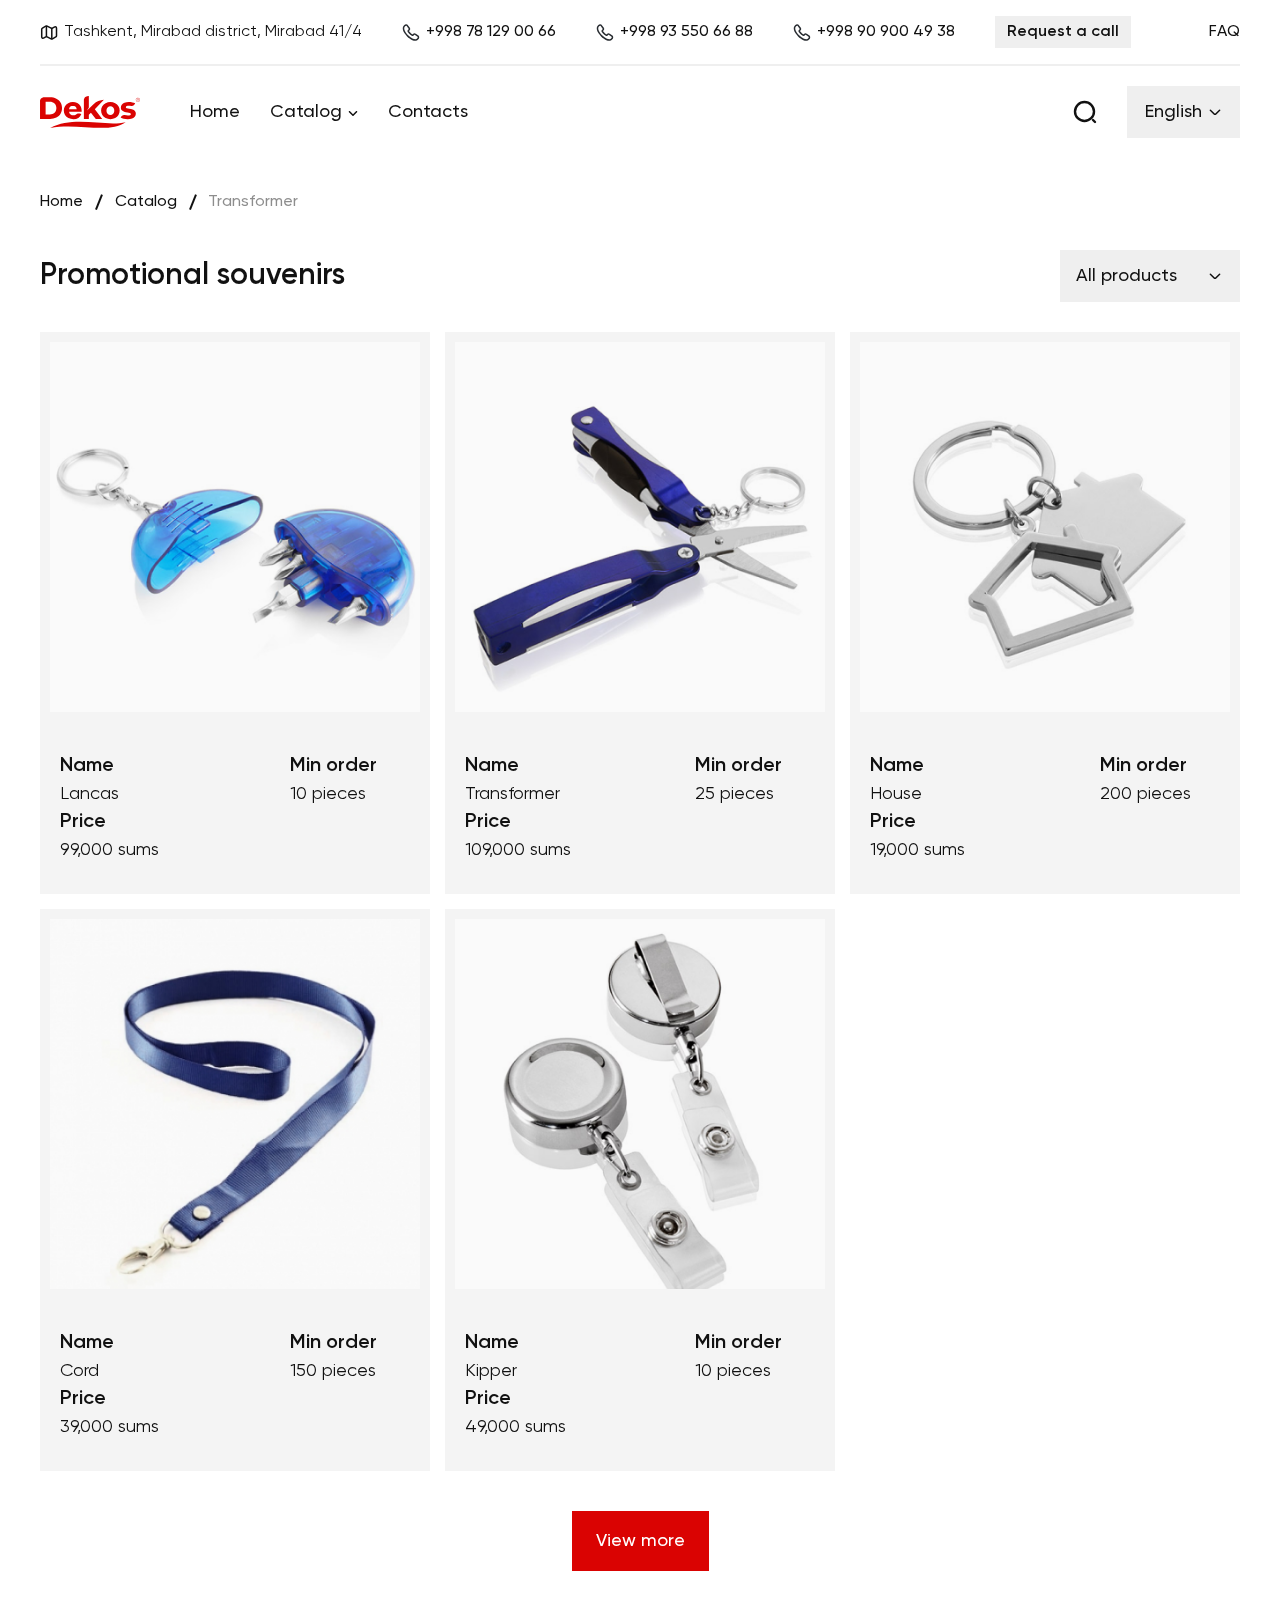
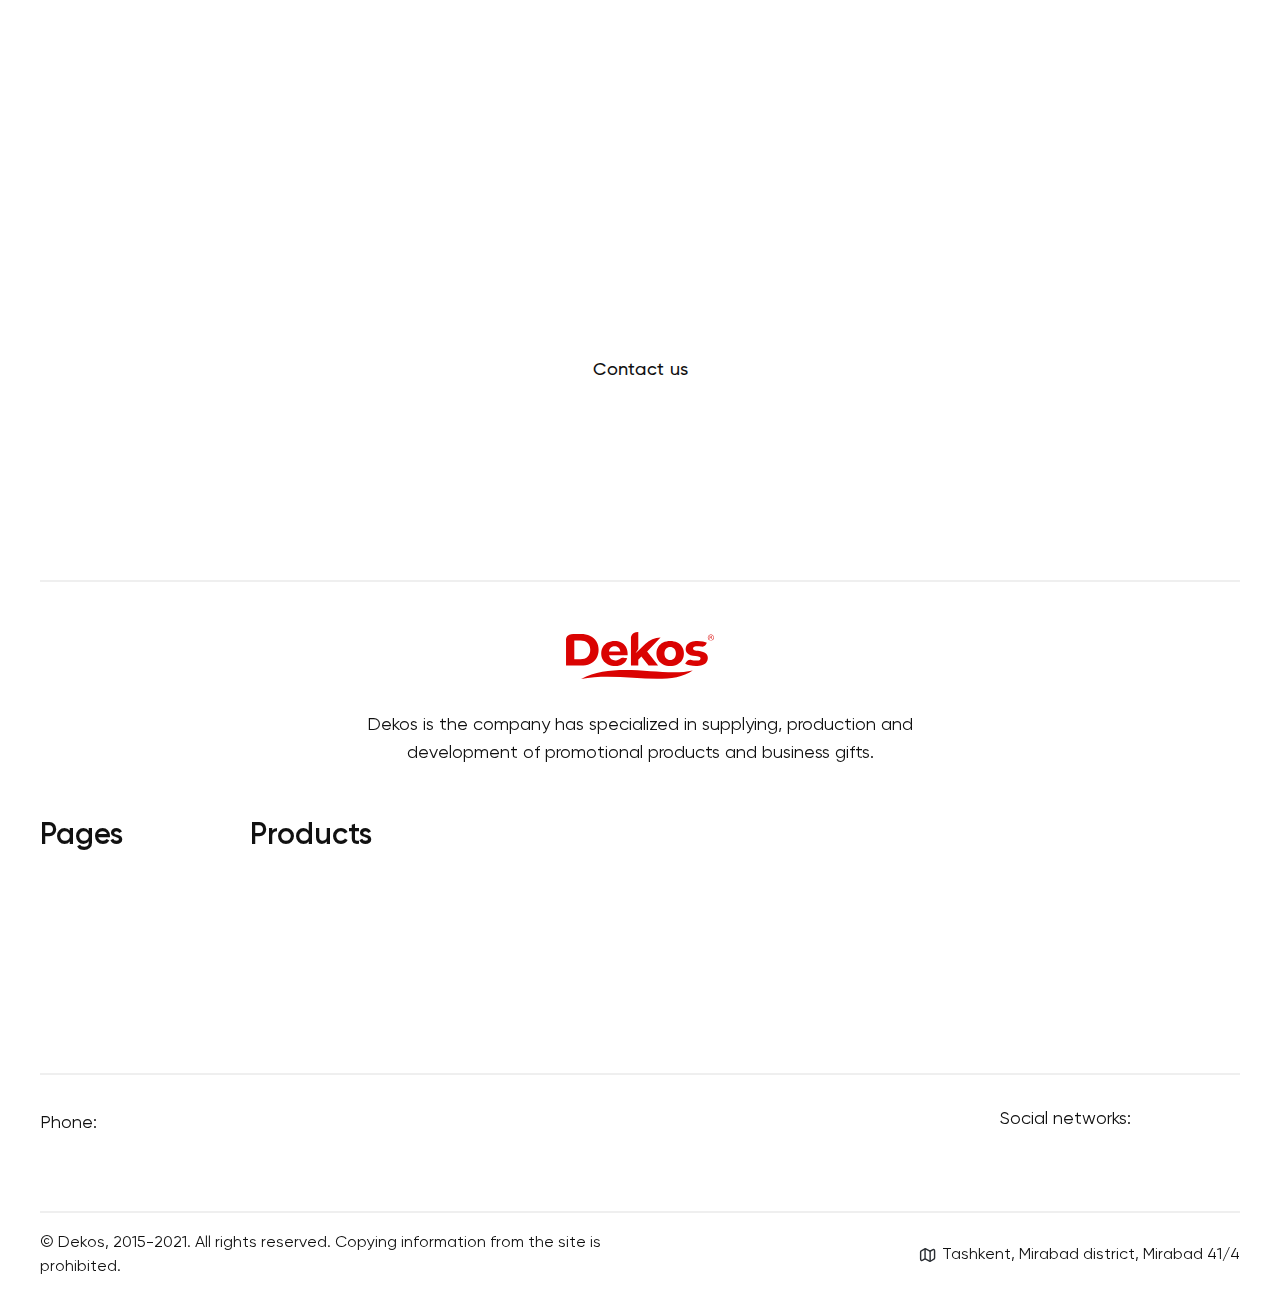
<file: layouts/category.html>
<!DOCTYPE html>
<html lang="en">
<head>
  <meta charset="UTF-8">
  <meta http-equiv="X-UA-Compatible" content="IE=edge" />
  <meta name="viewport" content="width=device-width, initial-scale=1.0" />
  <link rel="icon" href="../assets/img/logo/dekos.svg">
  <link rel="stylesheet" href="../assets/css/base/style.css">
  <title>Dekos</title>
  <link rel="stylesheet" href="../assets/css/uikit.min.css" />
  <link rel="stylesheet" href="../assets/css/tailwind.css" />
</head>
<body>
  
  <div  id="header" uk-sticky="show-on-up: true; animation: uk-animation-slide-top; sel-target: .header; cls-active: uk-navbar-sticky bg-[#F9F9F9]; cls-inactive: uk-navbar-transparent z-[9]; top: 200;" class="navbar">
    <header class="header absolute top-0 left-0 w-full z-10 bg-[#fff]" uk-scrollspy="target: .animateRight; cls: uk-animation-slide-left-small; delay: 100;">
      
      <div class="uk-container uk-container-large">
        <div class="nav-details py-[20px] border-b-2 border-[#EFEFEF]">
          <div class="flex items-center justify-between">
            <ul class="uk-grid-medium uk-flex-middle" uk-grid>
              <li class="text-[#DA0302] uk-visible@l">
                <a href="#" class="flex text-[#111] items-center hover-link duration-100">
                  <svg class="mr-[6px] stroke-current" width="18" height="19" viewBox="0 0 18 19" fill="none" xmlns="http://www.w3.org/2000/svg">
                    <path d="M1.71753 6.33498V13.6325C1.71753 15.0575 2.73003 15.6425 3.96003 14.9375L5.72253 13.9325C6.10503 13.715 6.74253 13.6925 7.14003 13.895L11.0775 15.8675C11.475 16.0625 12.1125 16.0475 12.495 15.83L15.7425 13.97C16.155 13.73 16.5 13.145 16.5 12.665V5.36748C16.5 3.94248 15.4875 3.35748 14.2575 4.06248L12.495 5.06748C12.1125 5.28498 11.475 5.30748 11.0775 5.10498L7.14003 3.13998C6.74253 2.94498 6.10503 2.95998 5.72253 3.17748L2.47503 5.03748C2.05503 5.27748 1.71753 5.86248 1.71753 6.33498Z" stroke-width="1.5" stroke-linecap="round" stroke-linejoin="round"/>
                    <path d="M6.41992 3.5V13.25" stroke-width="1.5" stroke-linecap="round" stroke-linejoin="round"/>
                    <path d="M11.7976 5.46484V15.4998" stroke-width="1.5" stroke-linecap="round" stroke-linejoin="round"/>
                  </svg>                                                                        
                  <p>
                    Tashkent, Mirabad district, Mirabad 41/4
                  </p>
                </a>
              </li>
              <li class="text-[#111] animateRight">
                <a href="#" class="flex items-center hover-link ml-[10px] group">
                  <img class="mr-[6px] group-hover:scale-[1.1] group-hover:rotate-[45deg] duration-200" src="../assets/img/svg/nav-call.svg" alt="call">                                       
                  <p class="text-[#111] font-500">
                    +998 78 129 00 66
                  </p>
                </a>
              </li>
              <li class="text-[#111] animateRight uk-visible@s">
                <a href="#" class="flex items-center hover-link ml-[10px] group">
                  <img class="mr-[6px] group-hover:scale-[1.1] group-hover:rotate-[45deg] duration-200" src="../assets/img/svg/nav-call.svg" alt="call">                                       
                  <p class="text-[#111] font-500">
                    +998 93 550 66 88
                  </p>
                </a>
              </li>
              <li class="text-[#111] animateRight uk-visible@m">
                <a href="#" class="flex items-center hover-link ml-[10px] group">
                  <img class="mr-[6px] group-hover:scale-[1.1] group-hover:rotate-[45deg] duration-200" src="../assets/img/svg/nav-call.svg" alt="call">                                       
                  <p class="text-[#111] font-500">
                    +998 90 900 49 38
                  </p>
                </a>
              </li>   
              <li class="text-[#111] uk-visible@s">
                <a href="contact.html" class="py-[8px] px-[12px] hover-link text-[#111] font-600 bg-[#EFEFEF] animBtnTop ml-[10px]">
                  Request a call
                </a>
              </li>
            </ul>
            <div class="uk-visible@s">
              <ul>
                <li class="text-[#DA0302]">
                  <a href="FAQ.html" class="hover-link text-[#111] duration-100">                                   
                    <p class="font-500 uk-text-uppercase">
                      FAQ
                    </p>
                  </a>
                </li>
              </ul>
            </div>
          </div>
        </div>
        <nav class="uk-flex uk-flex-middle py-[20px]" uk-grid>
          
          <div class="uk-navbar-left">
            <div class="flex uk-flex-middle">
              <div>
                <ul>
                  <li>
                    <a href="index.html">
                      <img class="w-[100px]" src="../assets/img/logo/dekos.svg" alt="Logo">
                    </a>
                  </li>
                </ul>
              </div>
              
              <div class="uk-visible@m ml-[50px]">
                <ul class="uk-flex-middle uk-grid-medium" uk-grid>
                  <li class="text-[#DA0302] animateRight">
                    <a href="index.html" class="text-lg font-500 text-[#111] hover-link duration-100">
                      Home
                    </a>
                  </li>
                  <li class="text-[#DA0302] animateRight">
                    <a href="catalog.html" class="group text-lg font-500 text-[#111] hover-link uk-flex uk-flex-middle duration-100">
                      <span>Catalog</span>
                      <svg class="stroke-current ml-[6px] mt-[3px] group-hover:rotate-[-180deg] duration-200" width="10" height="5" viewBox="0 0 10 5" fill="none" xmlns="http://www.w3.org/2000/svg">
                        <path d="M8.5 0.75L5 4.25L1.5 0.75" stroke-width="1.5" stroke-linecap="round" stroke-linejoin="round"/>
                      </svg>
                    </a>
                    <div uk-dropdown="pos: bottom-left; animation: uk-animation-slide-top-small; duration: 200" style="padding: 20px 30px 30px 24px;">
                      <ul class="uk-nav uk-dropdown-nav uk-child-width-1-2 uk-child-width-1-3@l uk-flex-between" uk-grid>
                        <li class="uk-parent uk-padding-remove-left">
                          <a href="#" class="uk-flex uk-flex-middle mt-[3px] text-lg 2xl:text-xl group">
                            Unique solutions
                            from Dekos
                            <svg class="hidden group-hover:block stroke-current rotate-[-90deg] ml-[10px] duration-300" width="14" height="14" viewBox="0 0 14 14" fill="none" xmlns="http://www.w3.org/2000/svg">
                              <path d="M11.6199 5.22083L7.81655 9.02416C7.36738 9.47333 6.63238 9.47333 6.18322 9.02416L2.37988 5.22083" stroke-width="1.5" stroke-miterlimit="10" stroke-linecap="round" stroke-linejoin="round"/>
                            </svg>                                                            
                          </a>
                          <a href="#" class="uk-flex uk-flex-middle mt-[3px] text-lg 2xl:text-xl group">
                            External
                            batteries
                            <svg class="hidden group-hover:block stroke-current rotate-[-90deg] ml-[10px] duration-300" width="14" height="14" viewBox="0 0 14 14" fill="none" xmlns="http://www.w3.org/2000/svg">
                              <path d="M11.6199 5.22083L7.81655 9.02416C7.36738 9.47333 6.63238 9.47333 6.18322 9.02416L2.37988 5.22083" stroke-width="1.5" stroke-miterlimit="10" stroke-linecap="round" stroke-linejoin="round"/>
                            </svg>                                                            
                          </a>
                          <a href="#" class="uk-flex uk-flex-middle mt-[3px] text-lg 2xl:text-xl group">
                            Business
                            gifts
                            <svg class="hidden group-hover:block stroke-current rotate-[-90deg] ml-[10px] duration-300" width="14" height="14" viewBox="0 0 14 14" fill="none" xmlns="http://www.w3.org/2000/svg">
                              <path d="M11.6199 5.22083L7.81655 9.02416C7.36738 9.47333 6.63238 9.47333 6.18322 9.02416L2.37988 5.22083" stroke-width="1.5" stroke-miterlimit="10" stroke-linecap="round" stroke-linejoin="round"/>
                            </svg>                                                            
                          </a>
                          <a href="#" class="uk-flex uk-flex-middle mt-[3px] text-lg 2xl:text-xl group">
                            Planning
                            products
                            <svg class="hidden group-hover:block stroke-current rotate-[-90deg] ml-[10px] duration-300" width="14" height="14" viewBox="0 0 14 14" fill="none" xmlns="http://www.w3.org/2000/svg">
                              <path d="M11.6199 5.22083L7.81655 9.02416C7.36738 9.47333 6.63238 9.47333 6.18322 9.02416L2.37988 5.22083" stroke-width="1.5" stroke-miterlimit="10" stroke-linecap="round" stroke-linejoin="round"/>
                            </svg>                                                            
                          </a>
                          <a href="#" class="uk-flex uk-flex-middle mt-[3px] text-lg 2xl:text-xl group">
                            Award
                            products
                            <svg class="hidden group-hover:block stroke-current rotate-[-90deg] ml-[10px] duration-300" width="14" height="14" viewBox="0 0 14 14" fill="none" xmlns="http://www.w3.org/2000/svg">
                              <path d="M11.6199 5.22083L7.81655 9.02416C7.36738 9.47333 6.63238 9.47333 6.18322 9.02416L2.37988 5.22083" stroke-width="1.5" stroke-miterlimit="10" stroke-linecap="round" stroke-linejoin="round"/>
                            </svg>                                                            
                          </a>
                        </li>
                        <li class="uk-parent uk-padding-remove-left">
                          <a href="#" class="uk-flex uk-flex-middle mt-[3px] text-lg 2xl:text-xl group">
                            Own
                            developments
                            <svg class="hidden group-hover:block stroke-current rotate-[-90deg] ml-[10px] duration-300" width="14" height="14" viewBox="0 0 14 14" fill="none" xmlns="http://www.w3.org/2000/svg">
                              <path d="M11.6199 5.22083L7.81655 9.02416C7.36738 9.47333 6.63238 9.47333 6.18322 9.02416L2.37988 5.22083" stroke-width="1.5" stroke-miterlimit="10" stroke-linecap="round" stroke-linejoin="round"/>
                            </svg>                                                            
                          </a>
                          <a href="#" class="uk-flex uk-flex-middle mt-[3px] text-lg 2xl:text-xl group">
                            Application
                            services
                            <svg class="hidden group-hover:block stroke-current rotate-[-90deg] ml-[10px] duration-300" width="14" height="14" viewBox="0 0 14 14" fill="none" xmlns="http://www.w3.org/2000/svg">
                              <path d="M11.6199 5.22083L7.81655 9.02416C7.36738 9.47333 6.63238 9.47333 6.18322 9.02416L2.37988 5.22083" stroke-width="1.5" stroke-miterlimit="10" stroke-linecap="round" stroke-linejoin="round"/>
                            </svg>                                                            
                          </a>
                          <a href="#" class="uk-flex uk-flex-middle mt-[3px] text-lg 2xl:text-xl group">
                            Flash
                            drives
                            <svg class="hidden group-hover:block stroke-current rotate-[-90deg] ml-[10px] duration-300" width="14" height="14" viewBox="0 0 14 14" fill="none" xmlns="http://www.w3.org/2000/svg">
                              <path d="M11.6199 5.22083L7.81655 9.02416C7.36738 9.47333 6.63238 9.47333 6.18322 9.02416L2.37988 5.22083" stroke-width="1.5" stroke-miterlimit="10" stroke-linecap="round" stroke-linejoin="round"/>
                            </svg>                                                            
                          </a>
                          <a href="#" class="uk-flex uk-flex-middle mt-[3px] text-lg 2xl:text-xl group">
                            Umbrella
                            <svg class="hidden group-hover:block stroke-current rotate-[-90deg] ml-[10px] duration-300" width="14" height="14" viewBox="0 0 14 14" fill="none" xmlns="http://www.w3.org/2000/svg">
                              <path d="M11.6199 5.22083L7.81655 9.02416C7.36738 9.47333 6.63238 9.47333 6.18322 9.02416L2.37988 5.22083" stroke-width="1.5" stroke-miterlimit="10" stroke-linecap="round" stroke-linejoin="round"/>
                            </svg>                                                            
                          </a>
                          <a href="#" class="uk-flex uk-flex-middle mt-[3px] text-lg 2xl:text-xl group">
                            Pens
                            <svg class="hidden group-hover:block stroke-current rotate-[-90deg] ml-[10px] duration-300" width="14" height="14" viewBox="0 0 14 14" fill="none" xmlns="http://www.w3.org/2000/svg">
                              <path d="M11.6199 5.22083L7.81655 9.02416C7.36738 9.47333 6.63238 9.47333 6.18322 9.02416L2.37988 5.22083" stroke-width="1.5" stroke-miterlimit="10" stroke-linecap="round" stroke-linejoin="round"/>
                            </svg>                                                            
                          </a>
                        </li>
                        <li class="uk-parent uk-padding-remove-left">
                          <a href="selectedItem.html" class="uk-flex uk-flex-middle mt-[3px] text-lg 2xl:text-xl group">
                            Promotional
                            souvenirs
                            <svg class="hidden group-hover:block stroke-current rotate-[-90deg] ml-[10px] duration-300" width="14" height="14" viewBox="0 0 14 14" fill="none" xmlns="http://www.w3.org/2000/svg">
                              <path d="M11.6199 5.22083L7.81655 9.02416C7.36738 9.47333 6.63238 9.47333 6.18322 9.02416L2.37988 5.22083" stroke-width="1.5" stroke-miterlimit="10" stroke-linecap="round" stroke-linejoin="round"/>
                            </svg>                                                            
                          </a>
                          <a href="#" class="uk-flex uk-flex-middle mt-[3px] text-lg 2xl:text-xl group">
                            Office
                            souvenirs
                            <svg class="hidden group-hover:block stroke-current rotate-[-90deg] ml-[10px] duration-300" width="14" height="14" viewBox="0 0 14 14" fill="none" xmlns="http://www.w3.org/2000/svg">
                              <path d="M11.6199 5.22083L7.81655 9.02416C7.36738 9.47333 6.63238 9.47333 6.18322 9.02416L2.37988 5.22083" stroke-width="1.5" stroke-miterlimit="10" stroke-linecap="round" stroke-linejoin="round"/>
                            </svg>                                                            
                          </a>
                          <a href="#" class="uk-flex uk-flex-middle mt-[3px] text-lg 2xl:text-xl group">
                            Bags and
                            folders
                            <svg class="hidden group-hover:block stroke-current rotate-[-90deg] ml-[10px] duration-300" width="14" height="14" viewBox="0 0 14 14" fill="none" xmlns="http://www.w3.org/2000/svg">
                              <path d="M11.6199 5.22083L7.81655 9.02416C7.36738 9.47333 6.63238 9.47333 6.18322 9.02416L2.37988 5.22083" stroke-width="1.5" stroke-miterlimit="10" stroke-linecap="round" stroke-linejoin="round"/>
                            </svg>                                                            
                          </a>
                          <a href="#" class="uk-flex uk-flex-middle mt-[3px] text-lg 2xl:text-xl group">
                            Textile
                            <svg class="hidden group-hover:block stroke-current rotate-[-90deg] ml-[10px] duration-300" width="14" height="14" viewBox="0 0 14 14" fill="none" xmlns="http://www.w3.org/2000/svg">
                              <path d="M11.6199 5.22083L7.81655 9.02416C7.36738 9.47333 6.63238 9.47333 6.18322 9.02416L2.37988 5.22083" stroke-width="1.5" stroke-miterlimit="10" stroke-linecap="round" stroke-linejoin="round"/>
                            </svg>                                                            
                          </a>
                          <a href="#" class="uk-flex uk-flex-middle mt-[3px] text-lg 2xl:text-xl group">
                            Tableware
                            <svg class="hidden group-hover:block stroke-current rotate-[-90deg] ml-[10px] duration-300" width="14" height="14" viewBox="0 0 14 14" fill="none" xmlns="http://www.w3.org/2000/svg">
                              <path d="M11.6199 5.22083L7.81655 9.02416C7.36738 9.47333 6.63238 9.47333 6.18322 9.02416L2.37988 5.22083" stroke-width="1.5" stroke-miterlimit="10" stroke-linecap="round" stroke-linejoin="round"/>
                            </svg>                                                            
                          </a>
                        </li>
                      </ul>
                    </div>
                  </li>
                  <li class="text-[#DA0302] animateRight">
                    <a href="contact.html" class="text-lg font-500 text-[#111] hover-link duration-100">
                      Contacts
                    </a>
                  </li>
                </ul>
              </div>
            </div>
          </div>
          
          <div class="uk-navbar-right">
            <div class="uk-flex-middle uk-grid-medium" uk-grid>
              <div class="uk-visible@m">
                <div>
                  <a href="#searchModal" uk-toggle>
                    <img class="w-[24px] h-[24px]" src="../assets/img/svg/nav-search.svg" alt="search">
                  </a>
                </div>
              </div>
              
              <div id="searchModal" uk-modal>
                <div class="uk-modal-dialog uk-modal-body md:p-[30px]">
                  <div>
                    <div class="flex items-center bg-[#EFEFEF]">
                      <svg class="stroke-current ml-[15px]" width="20" height="20" viewBox="0 0 24 24" fill="none" xmlns="http://www.w3.org/2000/svg">
                        <path d="M11.5 21C16.7467 21 21 16.7467 21 11.5C21 6.25329 16.7467 2 11.5 2C6.25329 2 2 6.25329 2 11.5C2 16.7467 6.25329 21 11.5 21Z" stroke-width="1.5" stroke-linecap="round" stroke-linejoin="round"/>
                        <path d="M22 22L20 20" stroke-width="1.5" stroke-linecap="round" stroke-linejoin="round"/>
                      </svg>                                                
                      <input class="pl-[10px] mr-[20px] py-[15px] w-full focus:outline-none bg-[#EFEFEF] text-[#1d1d1b]" placeholder="Search" type="text">
                    </div>
                  </div>
                  <h3 class="text-[16px] mt-[30px] text-[#111] font-600 uk-text-uppercase mb-[5px] text-sm" style="font-family: 'Gilroy';">Products</h3>
                  <ul class="p-[10px] uk-grid-small uk-child-width-1-1" uk-grid>
                    <li class="uk-parent text-[#111] animateLeft">
                      <a href="index.html" class="hover-link text-[#111] font-500">
                        Unique solutions
                        from Dekos
                      </a>
                    </li>
                    <li class="uk-parent text-[#111] animateLeft">
                      <a href="index.html" class="hover-link text-[#111] font-500">
                        External
                        batteries
                      </a>
                    </li>
                    <li class="uk-parent text-[#111] animateLeft">
                      <a href="index.html" class="hover-link text-[#111] font-500">
                        Business
                        gifts
                      </a>
                    </li>
                  </ul>
                </div>
              </div>
              
              <div class="uk-visible@m">
                <div>
                  <a href="#" class="nav-link hover:text-[#111] hover:no-underline py-[12px] px-[18px] text-[#111] bg-[#EFEFEF] focus:bg-[#DA0302] focus:text-[#fff] duration-200 lang inline-flex font-500 items-center text-lg group" style="animation-duration: .8s;">
                    English
                    <svg class="ml-[6px] group-focus:rotate-[-180deg] duration-200 stroke-current" width="14" height="14" viewBox="0 0 14 14" fill="none" xmlns="http://www.w3.org/2000/svg">
                      <path d="M11.6199 5.22083L7.81655 9.02416C7.36738 9.47333 6.63238 9.47333 6.18322 9.02416L2.37988 5.22083" stroke-width="1.5" stroke-miterlimit="10" stroke-linecap="round" stroke-linejoin="round"/>
                    </svg>                                            
                  </a>
                  <div class="uk-padding-remove" style="min-width: 100px;" uk-dropdown="pos: bottom-justify;animation: uk-animation-slide-top-small; duration: 200; mode: click">
                    
                    <ul class="uk-grid uk-grid-small uk-flex-middle uk-flex-column uk-padding-small" uk-grid >
                      <li class="uk-width-auto text-[#111]">
                        <a href="javascript.void(0)" class="text-lg hover-link text-[#111] font-500">
                          Russian
                        </a>
                      </li>
                      <li class="uk-width-auto text-[#111]">
                        <a href="javascript.void(0)" class="text-lg hover-link text-[#111] font-500">
                          Uzbek
                        </a>
                      </li>
                    </ul>
                  </div>
                </div>
              </div>
              
              <div class="uk-hidden@m">
                <div class="text-[#1d1d1b]">
                  <a href="javascript:void(0);" uk-toggle="target: #offcanvas-flip" class="text-[#1d1d1b] hover-link">
                    <ul class="uk-flex uk-flex-column space-y-[3px]">
                      <li>
                        <hr class="border-none w-[24px] h-[3px] bg-[#DA0302]">
                      </li>
                      <li>
                        <hr class="border-none w-[24px] h-[3px] bg-[#DA0302]">
                      </li>
                      <li>
                        <hr class="border-none w-[24px] h-[3px] bg-[#DA0302]">
                      </li>
                    </ul>                                           
                  </a>
                </div>
                
                <div id="offcanvas-flip" uk-offcanvas="flip: true; overlay: true">
                  <div class="uk-offcanvas-bar">
                    
                    <div class="uk-flex uk-flex-right">
                      <button class="uk-offcanvas-close" type="button" uk-close>
                        <svg  xmlns="http://www.w3.org/2000/svg" viewBox="0 0 24 24" width="24" height="24"><path fill="none" d="M0 0h24v24H0z"/><path d="M12 10.586l4.95-4.95 1.414 1.414-4.95 4.95 4.95 4.95-1.414 1.414-4.95-4.95-4.95 4.95-1.414-1.414 4.95-4.95-4.95-4.95L7.05 5.636z"/></svg>
                      </button>
                    </div>
                    
                    <ul class="mt-[20px] items-end uk-flex-column uk-grid-small uk-text-uppercase uk-child-width-1-1" uk-grid uk-scrollspy="target: .animBottom; cls: uk-animation-slide-top-small; delay: 100; repeat: true">
                      <li class="uk-flex uk-flex-right">
                        <a href="index.html" class="font-400 animBottom">
                          Home
                        </a>
                      </li>
                      <div>
                        <hr class="border-none w-full h-[1px] bg-[#fff] bg-opacity-[0.06]">
                      </div>
                      <li class="uk-flex uk-flex-right">
                        <a href="catalog.html" class="font-400 animBottom">
                          Catalog
                        </a>
                      </li>
                      <div>
                        <hr class="border-none w-full h-[1px] bg-[#fff] bg-opacity-[0.06]">
                      </div>
                      <li class="uk-flex uk-flex-right">
                        <a href="contact.html" class="font-400 animBottom">
                          Contacts
                        </a>
                      </li>
                      <div>
                        <hr class="border-none w-full h-[1px] bg-[#fff] bg-opacity-[0.06]">
                      </div>
                      <li class="uk-flex uk-flex-right">
                        <a href="FAQ.html" class="font-400 animBottom">
                          FAQ
                        </a>
                      </li>
                      <div>
                        <hr class="border-none w-full h-[1px] bg-[#fff] bg-opacity-[0.06]">
                      </div>
                      <li class="uk-flex uk-flex-right">
                        <ul class="uk-grid-small uk-flex-middle" uk-grid>
                          <li class="text-[#fff]">
                            <a href="#" class="text-[#fff] font-400 hover-link animBottom">UZ</a>
                          </li>
                          <li>
                            <hr class="border-none w-[1px] h-[16px] bg-[#fff] bg-opacity-[0.06]">
                          </li>
                          <li class="text-[#fff]">
                            <a href="#" class="text-[#fff] font-400 hover-link animBottom">RU</a>
                          </li>
                          <li>
                            <hr class="border-none w-[1px] h-[16px] bg-[#fff] bg-opacity-[0.06]">
                          </li>
                          <li class="text-[#fff]">
                            <a href="#" class="text-[#fff] font-400 hover-link animBottom">EN</a>
                          </li>
                        </ul>
                      </li>
                    </ul>
                  </div>
                </div>
              </div>
            </div>
          </div>
          
        </nav>
      </div>
      
    </header>
  </div>
  
  <section id="categorySection" class="uk-section mt-[120px] promotion-section">
    <div class="uk-container uk-container-large">
      <div>
        <div class="uk-grid-small items-center text-[#111] mb-[36px]" uk-grid>
          <div>
            <a href="index.html" class="hover-link text-[#111] font-500">
              <p>Home</p>
            </a>
          </div>
          <div>
            <hr class="border-none bg-[#111] w-[1.5px] h-[16px] rotate-[22deg]">
          </div>
          <div>
            <a href="catalog.html" class="hover-link ">
              <p class="text-[#111] font-500">
                Catalog
              </p>
            </a>
          </div>
          <div>
            <hr class="border-none bg-[#111] w-[1.5px] h-[16px] rotate-[22deg]">
          </div>
          <div>
            <p class="text-[#111] text-opacity-[0.48] font-500">Transformer</p>
          </div>
        </div>
      </div>
      
      <div class="uk-flex-middle uk-flex-between promotion-select-switcher" uk-grid>
        <h2 class="heading text-[#111] font-600" uk-scrollspy="cls: uk-animation-slide-top-medium; delay: 300; repeat: true">Promotional souvenirs</h2>
        <div>
          <a href="#" class="category-switcher-selector-wrapper py-[12px] pl-[16px] pr-[50px] w-[180px] relative bg-[#EFEFEF] inline-flex hover:text-[#111] hover:no-underline text-[#111] group">
            <p href="#" class="category-switcher-selector duration-200 font-500 items-center text-lg" style="animation-duration: .8s;">
              All products                                       
            </p>
            <svg class="absolute right-[18px] top-1/2 translate-y-[-50%] group-focus:rotate-[-180deg] duration-200 stroke-current" width="14" height="14" viewBox="0 0 14 14" fill="none" xmlns="http://www.w3.org/2000/svg">
              <path d="M11.6199 5.22083L7.81655 9.02416C7.36738 9.47333 6.63238 9.47333 6.18322 9.02416L2.37988 5.22083" stroke-width="1.5" stroke-miterlimit="10" stroke-linecap="round" stroke-linejoin="round"/>
            </svg>     
          </a>
          <div class="uk-padding-remove category-switcher-modal" style="min-width: 100px;" uk-dropdown="pos: bottom-justify;animation: uk-animation-slide-top-small; duration: 200; mode: click">
            <ul class="uk-subnav uk-subnav-pill" uk-switcher="animation: uk-animation-fade; connect: #categorySwitcher">
              <li><a href="#" class="category-switcher-text">All</a></li>
              <li><a href="#" class="category-switcher-text">Metal</a></li>
              <li><a href="#" class="category-switcher-text">Plastic</a></li>
            </ul>
          </div>
        </div>
      </div>
      
      <div class="mt-[30px]">
        <ul id="categorySwitcher" class="uk-switcher uk-margin" uk-scrollspy="target: .animFade; cls: uk-animation-fade; delay: 300;">
          <li>
            <ul class="uk-child-width-1-3@l uk-child-width-1-2@s uk-grid-small uk-grid-match" uk-grid>
              <li>
                <a href="#" class="flex flex-col bg-[#F4F4F4] hover-link">
                  <div class="border-[10px] border-[#F4F4F4] xl:max-h-[390px] 2xl:max-h-[450px] uk-overflow-hidden bg-[#FAFAFA]">
                    <img class="w-full object-cover" style="mix-blend-mode: multiply;" loading="lazy" src="../assets/img/catalogue/souvenir/lancas.png" alt="img">
                  </div>
                  <div class="py-[30px] px-[10px] sm:px-[20px]">
                    <div>
                      <div class="uk-flex uk-flex-between w-full flex-wrap">
                        <div>
                          <div class="flex flex-col md:w-[120px]">
                            <h3 class="text-[#111] text-base sm:text-lg lg:text-xl font-600 font-gilroy">Name</h3>
                            <p class="text-[#111] text-sm lg:text-lg">Lancas</p>
                          </div>
                        </div>
                        <div>
                          <div class="flex flex-col md:w-[120px]">
                            <h3 class="text-[#111] text-base sm:text-lg lg:text-xl font-600 font-gilroy">Min order</h3>
                            <p class="text-[#111] text-sm lg:text-lg">10 pieces</p>
                          </div>
                        </div>
                        <div>
                          <div class="flex flex-col md:w-[140px]">
                            <h3 class="text-[#111] text-base sm:text-lg lg:text-xl font-600 font-gilroy">Price</h3>
                            <p class="text-[#111] text-sm lg:text-lg">99,000 sums</p>
                          </div>
                        </div>
                      </div>
                    </div>
                  </div>
                </a>
              </li>
              <li>
                <a href="selectedItem.html" class="flex flex-col bg-[#F4F4F4] hover-link">
                  <div class="border-[10px] border-[#F4F4F4] xl:max-h-[390px] 2xl:max-h-[450px] uk-overflow-hidden bg-[#FAFAFA]">
                    <img class="w-full object-cover" style="mix-blend-mode: multiply;" loading="lazy" src="../assets/img/catalogue/souvenir/transformer.png" alt="img">
                  </div>
                  <div class="py-[30px] px-[10px] sm:px-[20px]">
                    <div>
                      <div class="uk-flex uk-flex-between w-full flex-wrap">
                        <div>
                          <div class="flex flex-col md:w-[120px]">
                            <h3 class="text-[#111] text-base sm:text-lg lg:text-xl font-600 font-gilroy">Name</h3>
                            <p class="text-[#111] text-sm lg:text-lg">Transformer</p>
                          </div>
                        </div>
                        <div>
                          <div class="flex flex-col md:w-[120px]">
                            <h3 class="text-[#111] text-base sm:text-lg lg:text-xl font-600 font-gilroy">Min order</h3>
                            <p class="text-[#111] text-sm lg:text-lg">25 pieces</p>
                          </div>
                        </div>
                        <div>
                          <div class="flex flex-col md:w-[140px]">
                            <h3 class="text-[#111] text-base sm:text-lg lg:text-xl font-600 font-gilroy">Price</h3>
                            <p class="text-[#111] text-sm lg:text-lg">109,000 sums</p>
                          </div>
                        </div>
                      </div>
                    </div>
                  </div>
                </a>
              </li>
              <li>
                <a href="#" class="flex flex-col bg-[#F4F4F4] hover-link">
                  <div class="border-[10px] border-[#F4F4F4] xl:max-h-[390px] 2xl:max-h-[450px] uk-overflow-hidden bg-[#FAFAFA]">
                    <img class="w-full object-cover" style="mix-blend-mode: multiply;" loading="lazy" src="../assets/img/catalogue/souvenir/house.png" alt="img">
                  </div>
                  <div class="py-[30px] px-[10px] sm:px-[20px]">
                    <div>
                      <div class="uk-flex uk-flex-between w-full flex-wrap">
                        <div>
                          <div class="flex flex-col md:w-[120px]">
                            <h3 class="text-[#111] text-base sm:text-lg lg:text-xl font-600 font-gilroy">Name</h3>
                            <p class="text-[#111] text-sm lg:text-lg">House</p>
                          </div>
                        </div>
                        <div>
                          <div class="flex flex-col md:w-[120px]">
                            <h3 class="text-[#111] text-base sm:text-lg lg:text-xl font-600 font-gilroy">Min order</h3>
                            <p class="text-[#111] text-sm lg:text-lg">200 pieces</p>
                          </div>
                        </div>
                        <div>
                          <div class="flex flex-col md:w-[140px]">
                            <h3 class="text-[#111] text-base sm:text-lg lg:text-xl font-600 font-gilroy">Price</h3>
                            <p class="text-[#111] text-sm lg:text-lg">19,000 sums</p>
                          </div>
                        </div>
                      </div>
                    </div>
                  </div>
                </a>
              </li>
              <li>
                <a href="#" class="flex flex-col bg-[#F4F4F4] hover-link">
                  <div class="border-[10px] border-[#F4F4F4] xl:max-h-[390px] 2xl:max-h-[450px] uk-overflow-hidden bg-[#FAFAFA]">
                    <img class="w-full object-cover" style="mix-blend-mode: multiply;" loading="lazy" src="../assets/img/catalogue/souvenir/cord.png" alt="img">
                  </div>
                  <div class="py-[30px] px-[10px] sm:px-[20px]">
                    <div>
                      <div class="uk-flex uk-flex-between w-full flex-wrap">
                        <div>
                          <div class="flex flex-col md:w-[120px]">
                            <h3 class="text-[#111] text-base sm:text-lg lg:text-xl font-600 font-gilroy">Name</h3>
                            <p class="text-[#111] text-sm lg:text-lg">Cord</p>
                          </div>
                        </div>
                        <div>
                          <div class="flex flex-col md:w-[120px]">
                            <h3 class="text-[#111] text-base sm:text-lg lg:text-xl font-600 font-gilroy">Min order</h3>
                            <p class="text-[#111] text-sm lg:text-lg">150 pieces</p>
                          </div>
                        </div>
                        <div>
                          <div class="flex flex-col md:w-[140px]">
                            <h3 class="text-[#111] text-base sm:text-lg lg:text-xl font-600 font-gilroy">Price</h3>
                            <p class="text-[#111] text-sm lg:text-lg">39,000 sums</p>
                          </div>
                        </div>
                      </div>
                    </div>
                  </div>
                </a>
              </li>
              <li>
                <a href="#" class="flex flex-col bg-[#F4F4F4] hover-link">
                  <div class="border-[10px] border-[#F4F4F4] xl:max-h-[390px] 2xl:max-h-[450px] uk-overflow-hidden bg-[#FAFAFA]">
                    <img class="w-full object-cover" style="mix-blend-mode: multiply;" loading="lazy" src="../assets/img/catalogue/souvenir/kipper.png" alt="img">
                  </div>
                  <div class="py-[30px] px-[10px] sm:px-[20px]">
                    <div>
                      <div class="uk-flex uk-flex-between w-full flex-wrap">
                        <div>
                          <div class="flex flex-col md:w-[120px]">
                            <h3 class="text-[#111] text-base sm:text-lg lg:text-xl font-600 font-gilroy">Name</h3>
                            <p class="text-[#111] text-sm lg:text-lg">Kipper</p>
                          </div>
                        </div>
                        <div>
                          <div class="flex flex-col md:w-[120px]">
                            <h3 class="text-[#111] text-base sm:text-lg lg:text-xl font-600 font-gilroy">Min order</h3>
                            <p class="text-[#111] text-sm lg:text-lg">10 pieces</p>
                          </div>
                        </div>
                        <div>
                          <div class="flex flex-col md:w-[140px]">
                            <h3 class="text-[#111] text-base sm:text-lg lg:text-xl font-600 font-gilroy">Price</h3>
                            <p class="text-[#111] text-sm lg:text-lg">49,000 sums</p>
                          </div>
                        </div>
                      </div>
                    </div>
                  </div>
                </a>
              </li>
            </ul>
          </li>
          <li>
            <ul class="uk-child-width-1-3@l uk-child-width-1-2@s uk-grid-small uk-grid-match" uk-grid>
              <li>
                <a href="#" class="flex flex-col bg-[#F4F4F4] hover-link">
                  <div class="border-[10px] border-[#F4F4F4] xl:max-h-[390px] 2xl:max-h-[450px] uk-overflow-hidden bg-[#FAFAFA]">
                    <img class="w-full object-cover" style="mix-blend-mode: multiply;" loading="lazy" src="../assets/img/catalogue/souvenir/house.png" alt="img">
                  </div>
                  <div class="py-[30px] px-[10px] sm:px-[20px]">
                    <div>
                      <div class="uk-flex uk-flex-between w-full flex-wrap">
                        <div>
                          <div class="flex flex-col md:w-[120px]">
                            <h3 class="text-[#111] text-base sm:text-lg lg:text-xl font-600 font-gilroy">Name</h3>
                            <p class="text-[#111] text-sm lg:text-lg">House</p>
                          </div>
                        </div>
                        <div>
                          <div class="flex flex-col md:w-[120px]">
                            <h3 class="text-[#111] text-base sm:text-lg lg:text-xl font-600 font-gilroy">Min order</h3>
                            <p class="text-[#111] text-sm lg:text-lg">200 pieces</p>
                          </div>
                        </div>
                        <div>
                          <div class="flex flex-col md:w-[140px]">
                            <h3 class="text-[#111] text-base sm:text-lg lg:text-xl font-600 font-gilroy">Price</h3>
                            <p class="text-[#111] text-sm lg:text-lg">19,000 sums</p>
                          </div>
                        </div>
                      </div>
                    </div>
                  </div>
                </a>
              </li>
              <li>
                <a href="#" class="flex flex-col bg-[#F4F4F4] hover-link">
                  <div class="border-[10px] border-[#F4F4F4] xl:max-h-[390px] 2xl:max-h-[450px] uk-overflow-hidden bg-[#FAFAFA]">
                    <img class="w-full object-cover" style="mix-blend-mode: multiply;" loading="lazy" src="../assets/img/catalogue/souvenir/kipper.png" alt="img">
                  </div>
                  <div class="py-[30px] px-[10px] sm:px-[20px]">
                    <div>
                      <div class="uk-flex uk-flex-between w-full flex-wrap">
                        <div>
                          <div class="flex flex-col md:w-[120px]">
                            <h3 class="text-[#111] text-base sm:text-lg lg:text-xl font-600 font-gilroy">Name</h3>
                            <p class="text-[#111] text-sm lg:text-lg">Kipper</p>
                          </div>
                        </div>
                        <div>
                          <div class="flex flex-col md:w-[120px]">
                            <h3 class="text-[#111] text-base sm:text-lg lg:text-xl font-600 font-gilroy">Min order</h3>
                            <p class="text-[#111] text-sm lg:text-lg">10 pieces</p>
                          </div>
                        </div>
                        <div>
                          <div class="flex flex-col md:w-[140px]">
                            <h3 class="text-[#111] text-base sm:text-lg lg:text-xl font-600 font-gilroy">Price</h3>
                            <p class="text-[#111] text-sm lg:text-lg">49,000 sums</p>
                          </div>
                        </div>
                      </div>
                    </div>
                  </div>
                </a>
              </li>
            </ul>
          </li>
          <li>
            <ul class="uk-child-width-1-3@l uk-child-width-1-2@s uk-grid-small uk-grid-match" uk-grid>
              <li>
                <a href="#" class="flex flex-col bg-[#F4F4F4] hover-link">
                  <div class="border-[10px] border-[#F4F4F4] xl:max-h-[390px] 2xl:max-h-[450px] uk-overflow-hidden bg-[#FAFAFA]">
                    <img class="w-full object-cover" style="mix-blend-mode: multiply;" loading="lazy" src="../assets/img/catalogue/souvenir/lancas.png" alt="img">
                  </div>
                  <div class="py-[30px] px-[10px] sm:px-[20px]">
                    <div>
                      <div class="uk-flex uk-flex-between w-full flex-wrap">
                        <div>
                          <div class="flex flex-col md:w-[120px]">
                            <h3 class="text-[#111] text-base sm:text-lg lg:text-xl font-600 font-gilroy">Name</h3>
                            <p class="text-[#111] text-sm lg:text-lg">Lancas</p>
                          </div>
                        </div>
                        <div>
                          <div class="flex flex-col md:w-[120px]">
                            <h3 class="text-[#111] text-base sm:text-lg lg:text-xl font-600 font-gilroy">Min order</h3>
                            <p class="text-[#111] text-sm lg:text-lg">10 pieces</p>
                          </div>
                        </div>
                        <div>
                          <div class="flex flex-col md:w-[140px]">
                            <h3 class="text-[#111] text-base sm:text-lg lg:text-xl font-600 font-gilroy">Price</h3>
                            <p class="text-[#111] text-sm lg:text-lg">99,000 sums</p>
                          </div>
                        </div>
                      </div>
                    </div>
                  </div>
                </a>
              </li>
              <li>
                <a href="selectedItem.html" class="flex flex-col bg-[#F4F4F4] hover-link">
                  <div class="border-[10px] border-[#F4F4F4] xl:max-h-[390px] 2xl:max-h-[450px] uk-overflow-hidden bg-[#FAFAFA]">
                    <img class="w-full object-cover" style="mix-blend-mode: multiply;" loading="lazy" src="../assets/img/catalogue/souvenir/transformer.png" alt="img">
                  </div>
                  <div class="py-[30px] px-[10px] sm:px-[20px]">
                    <div>
                      <div class="uk-flex uk-flex-between w-full flex-wrap">
                        <div>
                          <div class="flex flex-col md:w-[120px]">
                            <h3 class="text-[#111] text-base sm:text-lg lg:text-xl font-600 font-gilroy">Name</h3>
                            <p class="text-[#111] text-sm lg:text-lg">Transformer</p>
                          </div>
                        </div>
                        <div>
                          <div class="flex flex-col md:w-[120px]">
                            <h3 class="text-[#111] text-base sm:text-lg lg:text-xl font-600 font-gilroy">Min order</h3>
                            <p class="text-[#111] text-sm lg:text-lg">25 pieces</p>
                          </div>
                        </div>
                        <div>
                          <div class="flex flex-col md:w-[140px]">
                            <h3 class="text-[#111] text-base sm:text-lg lg:text-xl font-600 font-gilroy">Price</h3>
                            <p class="text-[#111] text-sm lg:text-lg">109,000 sums</p>
                          </div>
                        </div>
                      </div>
                    </div>
                  </div>
                </a>
              </li>
              <li>
                <a href="#" class="flex flex-col bg-[#F4F4F4] hover-link">
                  <div class="border-[10px] border-[#F4F4F4] xl:max-h-[390px] 2xl:max-h-[450px] uk-overflow-hidden bg-[#FAFAFA]">
                    <img class="w-full object-cover" style="mix-blend-mode: multiply;" loading="lazy" src="../assets/img/catalogue/souvenir/cord.png" alt="img">
                  </div>
                  <div class="py-[30px] px-[10px] sm:px-[20px]">
                    <div>
                      <div class="uk-flex uk-flex-between w-full flex-wrap">
                        <div>
                          <div class="flex flex-col md:w-[120px]">
                            <h3 class="text-[#111] text-base sm:text-lg lg:text-xl font-600 font-gilroy">Name</h3>
                            <p class="text-[#111] text-sm lg:text-lg">Cord</p>
                          </div>
                        </div>
                        <div>
                          <div class="flex flex-col md:w-[120px]">
                            <h3 class="text-[#111] text-base sm:text-lg lg:text-xl font-600 font-gilroy">Min order</h3>
                            <p class="text-[#111] text-sm lg:text-lg">150 pieces</p>
                          </div>
                        </div>
                        <div>
                          <div class="flex flex-col md:w-[140px]">
                            <h3 class="text-[#111] text-base sm:text-lg lg:text-xl font-600 font-gilroy">Price</h3>
                            <p class="text-[#111] text-sm lg:text-lg">39,000 sums</p>
                          </div>
                        </div>
                      </div>
                    </div>
                  </div>
                </a>
              </li>
            </ul>
          </li>
        </ul>
        
        
        <div class="flex justify-center mt-[40px]">
          <a href="#"= class="hover:text-[#fff] hover:no-underline py-[16px] px-[24px] inline-flex text-[#fff] bg-[#DA0302] font-500 items-center text-lg hover:animate-pulse">
            View more                                                                       
          </a>
        </div>
      </div>
      
    </div>
  </section>
  
  <section class="we-are-section uk-section bg-norepeat bg-cover w-full h-full uk-position-relative uk-background-fixed uk-background-center-center uk-height-medium" style="background-image: url('../assets/img/main/weare-back.png')" uk-scrollspy="target: .animTop; cls: uk-animation-slide-top-medium; delay: 300; repeat: true">
    <div class="uk-container uk-container-large">
      <div class="uk-text-center md:w-[700px] mx-auto relative z-[2]">
        <h2 class="heading-second text-white font-gilroy font-600 animTop">
          We are in the <br>
          field for 14 years
        </h2>
        <p class="mt-[12px] text-lg sm:text-[24px] font-500 text-[#F1F1F1] animTop">
          Dekos has specialized in supplying, production and
          development of promotional products and business gifts.
        </p>
        <div class="flex justify-center mt-[36px]">
          <a href="#"= class="animBtnTop hover:text-[#111] hover:no-underline py-[16px] px-[36px] inline-flex text-[#111] bg-[#fff] font-500 items-center text-lg">
            Contact us                                                                   
          </a>
        </div>
      </div>
    </div>
  </section>
  
  <footer class="uk-section uk-margin-medium-top uk-padding-remove-bottom" uk-scrollspy="target: .animTop; cls: uk-animation-slide-top-medium; delay: 100;">
    <div class="uk-container uk-container-large">
      <div class="border-t-2 border-[#EFEFEF] pt-[50px]">
        <div class="uk-text-center mx-auto md:w-[550px]">
          <a href="index.html" class="hover-link uk-display-inline-block">
            <img class="w-[148px]" src="../assets/img/logo/dekos.svg" alt="brend">
          </a>
          <div>
            <p class="text-lg text-[#111] mt-[24px]">
              Dekos is the company has specialized in supplying, production and
              development of promotional products and business gifts.
            </p>
          </div>
        </div>
      </div>
      <div class="sm:mt-[48px] border-b-2 border-[#EFEFEF] pb-[30px] sm:pb-[50px]">
        <ul class="uk-flex-between@m uk-flex-center uk-text-center uk-text-left@s pt-[30px] sm:pt-[0] uk-grid-collapse" uk-grid>
          <li class="sm:w-[150px]">
            <ul class="flex flex-col space-y-[12px]">
              <li>
                <h3 class="heading-third text-[#111] mb-[6px]" style="font-weight: 600;">Pages</h3>
              </li>
              <li class="text-[#111] animTop">
                <a href="index.html" class="text-lg font-500 text-[#111] hover-link line-animation">
                  Home
                </a>
              </li>
              <li class="text-[#111] animTop">
                <a href="catalog.html" class="text-lg font-500 text-[#111] hover-link line-animation">
                  Catalog
                </a>
              </li>
              <li class="text-[#111] animTop">
                <a href="contact.html" class="text-lg font-500 text-[#111] hover-link line-animation">
                  Contacts
                </a>
              </li>
            </ul>
          </li>
          <li class="uk-width-1-5@l uk-width-1-3@s">
            <ul class="flex flex-col space-y-[12px]">
              <li>
                <h3 class="heading-third text-[#111] mb-[6px] mt-[30px] sm:mt-[0px]" style="font-weight: 600;">Products</h3>
              </li>
              <li class="text-[#111] animTop">
                <a href="#" class="text-lg font-500 text-[#111] hover-link line-animation">
                  New items 2020-2021
                </a>
              </li>
              <li class="text-[#111] animTop">
                <a href="#" class="text-lg font-500 text-[#111] hover-link line-animation">
                  Unique solutions from Dekos
                </a>
              </li>
              <li class="text-[#111] animTop">
                <a href="#" class="text-lg font-500 text-[#111] hover-link line-animation">
                  External batteries
                </a>
              </li>
              <li class="text-[#111] animTop">
                <a href="#" class="text-lg font-500 text-[#111] hover-link line-animation">
                  Business gifts
                </a>
              </li>
            </ul>
          </li>
          <li class="uk-width-1-6@l uk-width-1-4@s">
            <ul class="flex flex-col space-y-[12px]">
              <li class="uk-invisible">
                <h3 class="heading-third text-[#111] sm:mb-[6px]" style="font-weight: 600;">something</h3>
              </li>
              <li class="text-[#111] animTop">
                <a href="#" class="text-lg font-500 text-[#111] hover-link line-animation">
                  Award products
                </a>
              </li>
              <li class="text-[#111] animTop">
                <a href="#" class="text-lg font-500 text-[#111] hover-link line-animation">
                  Planning products
                </a>
              </li>
              <li class="text-[#111] animTop">
                <a href="#" class="text-lg font-500 text-[#111] hover-link line-animation">
                  Own developments
                </a>
              </li>
              <li class="text-[#111] animTop">
                <a href="#" class="text-lg font-500 text-[#111] hover-link line-animation">
                  Application services
                </a>
              </li>
            </ul>
          </li>
          <li class="uk-width-1-6@l uk-width-1-4@m uk-width-1-3@s">
            <ul class="flex flex-col space-y-[12px]">
              <li class="uk-invisible">
                <h3 class="heading-third text-[#111] sm:mb-[6px]" style="font-weight: 600;">something</h3>
              </li>
              <li class="text-[#111] animTop">
                <a href="#" class="text-lg font-500 text-[#111] hover-link line-animation">
                  Flash drives
                </a>
              </li>
              <li class="text-[#111] animTop">
                <a href="#" class="text-lg font-500 text-[#111] hover-link line-animation">
                  Umbrella
                </a>
              </li>
              <li class="text-[#111] animTop">
                <a href="#" class="text-lg font-500 text-[#111] hover-link line-animation">
                  Pens
                </a>
              </li>
              <li class="text-[#111] animTop">
                <a href="selectedItem.html" class="text-lg font-500 text-[#111] hover-link line-animation">
                  Promotional souvenirs
                </a>
              </li>
            </ul>
          </li>
          <li class="md:w-[170px]">
            <ul class="flex flex-col space-y-[12px]">
              <li class="uk-invisible">
                <h3 class="heading-third text-[#111] sm:mb-[6px]" style="font-weight: 600;">something</h3>
              </li>
              <li class="text-[#111] animTop">
                <a href="#" class="text-lg font-500 text-[#111] hover-link line-animation">
                  Office souvenirs
                </a>
              </li>
              <li class="text-[#111] animTop">
                <a href="#" class="text-lg font-500 text-[#111] hover-link line-animation">
                  Bags and folders
                </a>
              </li>
              <li class="text-[#111] animTop">
                <a href="#" class="text-lg font-500 text-[#111] hover-link line-animation">
                  Textile
                </a>
              </li>
              <li class="text-[#111] animTop">
                <a href="#" class="text-lg font-500 text-[#111] hover-link line-animation">
                  Tableware
                </a>
              </li>
            </ul>
          </li>
        </ul>
      </div>
      <div class="border-b-2 border-[#EFEFEF]" uk-scrollspy="target: .animRight; cls: uk-animation-slide-left-medium; delay: 500;">
        <div class="py-[30px] uk-flex-wrap uk-flex-middle uk-flex-between@s uk-flex-center" uk-grid>
          <div class="uk-width-1-1 uk-width-auto@m uk-flex uk-flex-center uk-flex-left@s">
            <div class="uk-text-center uk-text-left@s">
              <p class="text-[#111] text-lg">Phone:</p>
              <ul class="uk-grid-small uk-flex-middle uk-flex-center mt-[12px] uk-flex-wrap" uk-grid>
                <li class="text-[#111] animRight">
                  <a href="#" class="hover-link text-lg font-500 text-[#111]">
                    +998 78 129 00 66
                  </a>
                </li>
                <li class="text-[#111] animRight">
                  <a href="#" class="hover-link text-lg font-500 text-[#111]">
                    +998 78 129 00 66
                  </a>
                </li>
                <li class="text-[#111] animRight">
                  <a href="#" class="hover-link text-lg font-500 text-[#111]">
                    +998 78 129 00 66
                  </a>
                </li>
              </ul>
            </div>
          </div>
          <div class="uk-text-center uk-text-left@s">
            <p class="text-[#111] text-lg">Social networks:</p>
            <ul class="uk-grid-small uk-flex-middle mt-[12px]" uk-grid>
              <li class="text-[#111] animTop">
                <a href="#" class="group hover-link w-[36px] h-[36px] rounded-full flex items-center justify-center" style="border: 1.5px solid rgba(17, 17, 17, 0.12);">
                  <img class="group-hover:scale-[1.1] duration-300" src="../assets/img/svg/telegram.svg" alt="telegram">
                </a>
              </li>
              <li class="text-[#111] animTop">
                <a href="#" class="group hover-link w-[36px] h-[36px] rounded-full flex items-center justify-center" style="border: 1.5px solid rgba(17, 17, 17, 0.12);">
                  <img class="group-hover:scale-[1.1] duration-300" src="../assets/img/svg/instagram.svg" alt="instagram">
                </a>
              </li>
              <li class="text-[#111] animTop">
                <a href="#" class="group hover-link w-[36px] h-[36px] rounded-full flex items-center justify-center" style="border: 1.5px solid rgba(17, 17, 17, 0.12);">
                  <img class="group-hover:scale-[1.1] duration-300" src="../assets/img/svg/facebook.svg" alt="facebook">
                </a>
              </li>
              <li class="text-[#111] animTop">
                <a href="#" class="group hover-link w-[36px] h-[36px] rounded-full flex items-center justify-center" style="border: 1.5px solid rgba(17, 17, 17, 0.12);">
                  <img class="group-hover:scale-[1.1] duration-300" src="../assets/img/svg/twiiter.svg" alt="twitter">
                </a>
              </li>
              <li class="text-[#111] animTop">
                <a href="#" class="group hover-link w-[36px] h-[36px] rounded-full flex items-center justify-center" style="border: 1.5px solid rgba(17, 17, 17, 0.12);">
                  <img class="group-hover:scale-[1.1] duration-300" src="../assets/img/svg/youtube.svg" alt="youtibe">
                </a>
              </li>
            </ul>
          </div>
        </div>
      </div>
      <div>
        <div class="uk-flex-wrap uk-flex-middle uk-flex-between py-[18px] text-[#111] uk-text-center uk-text-left@m uk-grid-small" uk-grid>
          <p class="text-[#111] uk-width-1-2@m">
            © Dekos, 2015-2021. All rights reserved. Copying information from the site is prohibited.
          </p>
          <div class="uk-width-1-1 uk-width-auto@m flex justify-center">
            <a href="#" class="flex hover-link">
              <img class="h-[18px] mt-[3px]" src="../assets/img/svg/map.svg" alt="map">
              <p class="text-[#111] ml-[6px]">
                Tashkent, Mirabad district, Mirabad 41/4
              </p>
            </a>
          </div>
        </div>
      </div>
    </div>
  </footer>
  
  <div id="overlay" class="uk-position-fixed uk-width-1-1 uk-height-1-1 uk-position-top-left uk-flex uk-flex-center uk-flex-middle" style="background-color: #fff !important; z-index: 10001;">
    <div id="loader" class="w-full h-full">
      <div class="bg-[#fff] w-full h-full flex items-center flex-col justify-center">
        <img class="w-[100px] sm:w-[220px] mb-[30px]" src="../assets/img/logo/dekos.svg" alt="Dekos">
        <h1 class="loader-title font-600 tracking-[1px] text-[#111] font-gilroy">Loading</h1>
      </div>
    </div>
  </div>
  
  <script src="../assets/js/uikit-icons.min.js"></script>
  <script src="../assets/js/uikit.min.js"></script>
  <script src="../assets/js/main.js"></script>
  
</body>
</html>
</file>
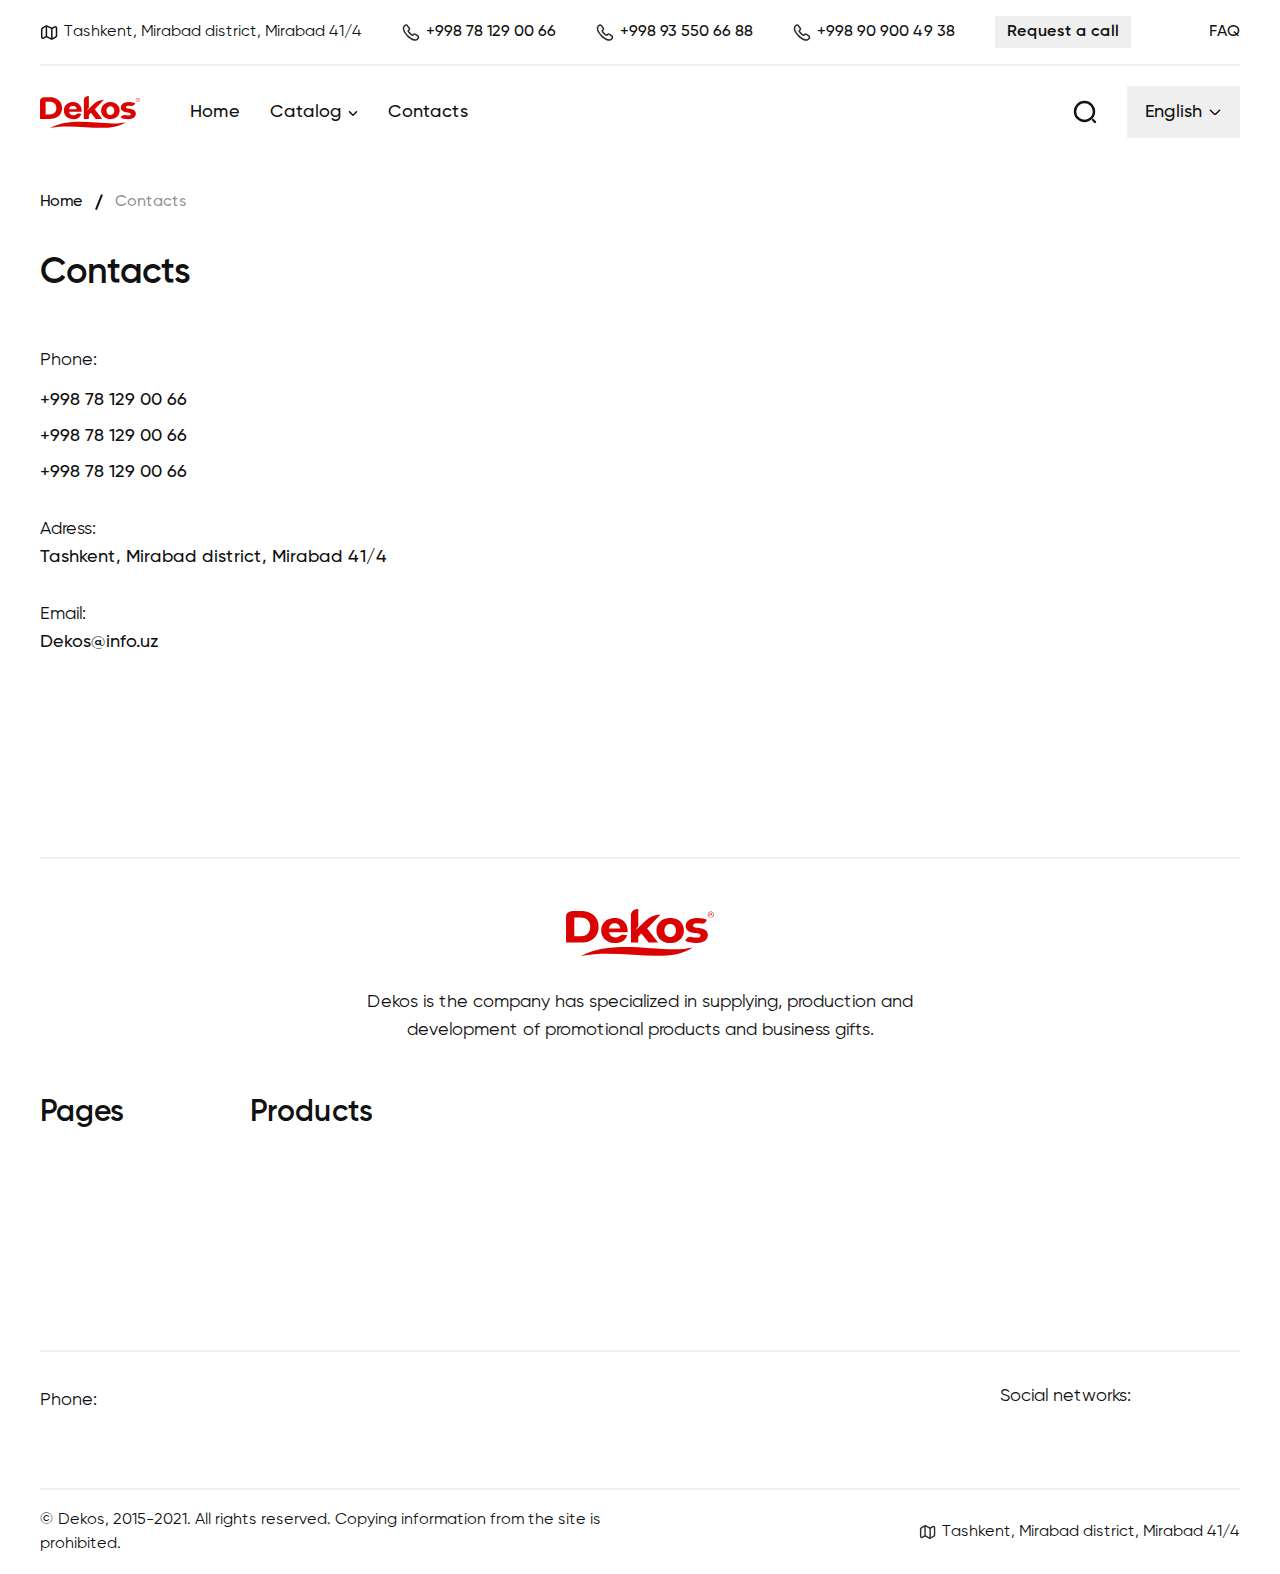
<file: layouts/contact.html>
<!DOCTYPE html>
<html lang="en">
<head>
    <meta charset="UTF-8">
    <meta http-equiv="X-UA-Compatible" content="IE=edge" />
    <meta name="viewport" content="width=device-width, initial-scale=1.0" />
    <link rel="icon" href="../assets/img/logo/dekos.svg">
    <link rel="stylesheet" href="../assets/css/base/style.css">
    <title>Dekos</title>
    <link rel="stylesheet" href="../assets/css/uikit.min.css" />
    <link rel="stylesheet" href="../assets/css/tailwind.css" />
</head>
<body>
    
    <div  id="header" uk-sticky="show-on-up: true; animation: uk-animation-slide-top; sel-target: .header; cls-active: uk-navbar-sticky bg-[#F9F9F9]; cls-inactive: uk-navbar-transparent z-[9]; top: 200;" class="navbar">
        <header class="header absolute top-0 left-0 w-full z-10 bg-[#fff]" uk-scrollspy="target: .animateRight; cls: uk-animation-slide-left-small; delay: 100;">
            
            <div class="uk-container uk-container-large">
                <div class="nav-details py-[20px] border-b-2 border-[#EFEFEF]">
                    <div class="flex items-center justify-between">
                        <ul class="uk-grid-medium uk-flex-middle" uk-grid>
                            <li class="text-[#DA0302] uk-visible@l">
                                <a href="#" class="flex text-[#111] items-center hover-link duration-100">
                                    <svg class="mr-[6px] stroke-current" width="18" height="19" viewBox="0 0 18 19" fill="none" xmlns="http://www.w3.org/2000/svg">
                                        <path d="M1.71753 6.33498V13.6325C1.71753 15.0575 2.73003 15.6425 3.96003 14.9375L5.72253 13.9325C6.10503 13.715 6.74253 13.6925 7.14003 13.895L11.0775 15.8675C11.475 16.0625 12.1125 16.0475 12.495 15.83L15.7425 13.97C16.155 13.73 16.5 13.145 16.5 12.665V5.36748C16.5 3.94248 15.4875 3.35748 14.2575 4.06248L12.495 5.06748C12.1125 5.28498 11.475 5.30748 11.0775 5.10498L7.14003 3.13998C6.74253 2.94498 6.10503 2.95998 5.72253 3.17748L2.47503 5.03748C2.05503 5.27748 1.71753 5.86248 1.71753 6.33498Z" stroke-width="1.5" stroke-linecap="round" stroke-linejoin="round"/>
                                        <path d="M6.41992 3.5V13.25" stroke-width="1.5" stroke-linecap="round" stroke-linejoin="round"/>
                                        <path d="M11.7976 5.46484V15.4998" stroke-width="1.5" stroke-linecap="round" stroke-linejoin="round"/>
                                    </svg>                                                                        
                                    <p>
                                        Tashkent, Mirabad district, Mirabad 41/4
                                    </p>
                                </a>
                            </li>
                            <li class="text-[#111] animateRight">
                                <a href="#" class="flex items-center hover-link ml-[10px] group">
                                    <img class="mr-[6px] group-hover:scale-[1.1] group-hover:rotate-[45deg] duration-200" src="../assets/img/svg/nav-call.svg" alt="call">                                       
                                    <p class="text-[#111] font-500">
                                        +998 78 129 00 66
                                    </p>
                                </a>
                            </li>
                            <li class="text-[#111] animateRight uk-visible@s">
                                <a href="#" class="flex items-center hover-link ml-[10px] group">
                                    <img class="mr-[6px] group-hover:scale-[1.1] group-hover:rotate-[45deg] duration-200" src="../assets/img/svg/nav-call.svg" alt="call">                                       
                                    <p class="text-[#111] font-500">
                                        +998 93 550 66 88
                                    </p>
                                </a>
                            </li>
                            <li class="text-[#111] animateRight uk-visible@m">
                                <a href="#" class="flex items-center hover-link ml-[10px] group">
                                    <img class="mr-[6px] group-hover:scale-[1.1] group-hover:rotate-[45deg] duration-200" src="../assets/img/svg/nav-call.svg" alt="call">                                       
                                    <p class="text-[#111] font-500">
                                        +998 90 900 49 38
                                    </p>
                                </a>
                            </li>   
                            <li class="text-[#111] uk-visible@s">
                                <a href="contact.html" class="py-[8px] px-[12px] hover-link text-[#111] font-600 bg-[#EFEFEF] animBtnTop ml-[10px]">
                                    Request a call
                                </a>
                            </li>
                        </ul>
                        <div class="uk-visible@s">
                            <ul>
                                <li class="text-[#DA0302]">
                                    <a href="FAQ.html" class="hover-link text-[#111] duration-100">                                   
                                        <p class="font-500 uk-text-uppercase">
                                            FAQ
                                        </p>
                                    </a>
                                </li>
                            </ul>
                        </div>
                    </div>
                </div>
                <nav class="uk-flex uk-flex-middle py-[20px]" uk-grid>
                    
                    <div class="uk-navbar-left">
                        <div class="flex uk-flex-middle">
                            <div>
                                <ul>
                                    <li>
                                        <a href="index.html">
                                            <img class="w-[100px]" src="../assets/img/logo/dekos.svg" alt="Logo">
                                        </a>
                                    </li>
                                </ul>
                            </div>
                            
                            <div class="uk-visible@m ml-[50px]">
                                <ul class="uk-flex-middle uk-grid-medium" uk-grid>
                                    <li class="text-[#DA0302] animateRight">
                                        <a href="index.html" class="text-lg font-500 text-[#111] hover-link duration-100">
                                            Home
                                        </a>
                                    </li>
                                    <li class="text-[#DA0302] animateRight">
                                        <a href="catalog.html" class="group text-lg font-500 text-[#111] hover-link uk-flex uk-flex-middle duration-100">
                                            <span>Catalog</span>
                                            <svg class="stroke-current ml-[6px] mt-[3px] group-hover:rotate-[-180deg] duration-200" width="10" height="5" viewBox="0 0 10 5" fill="none" xmlns="http://www.w3.org/2000/svg">
                                                <path d="M8.5 0.75L5 4.25L1.5 0.75" stroke-width="1.5" stroke-linecap="round" stroke-linejoin="round"/>
                                            </svg>
                                        </a>
                                        <div uk-dropdown="pos: bottom-left; animation: uk-animation-slide-top-small; duration: 200" style="padding: 20px 30px 30px 24px;">
                                            <ul class="uk-nav uk-dropdown-nav uk-child-width-1-2 uk-child-width-1-3@l uk-flex-between" uk-grid>
                                                <li class="uk-parent uk-padding-remove-left">
                                                    <a href="#" class="uk-flex uk-flex-middle mt-[3px] text-lg 2xl:text-xl group">
                                                        Unique solutions
                                                        from Dekos
                                                        <svg class="hidden group-hover:block stroke-current rotate-[-90deg] ml-[10px] duration-300" width="14" height="14" viewBox="0 0 14 14" fill="none" xmlns="http://www.w3.org/2000/svg">
                                                            <path d="M11.6199 5.22083L7.81655 9.02416C7.36738 9.47333 6.63238 9.47333 6.18322 9.02416L2.37988 5.22083" stroke-width="1.5" stroke-miterlimit="10" stroke-linecap="round" stroke-linejoin="round"/>
                                                        </svg>                                                            
                                                    </a>
                                                    <a href="#" class="uk-flex uk-flex-middle mt-[3px] text-lg 2xl:text-xl group">
                                                        External
                                                        batteries
                                                        <svg class="hidden group-hover:block stroke-current rotate-[-90deg] ml-[10px] duration-300" width="14" height="14" viewBox="0 0 14 14" fill="none" xmlns="http://www.w3.org/2000/svg">
                                                            <path d="M11.6199 5.22083L7.81655 9.02416C7.36738 9.47333 6.63238 9.47333 6.18322 9.02416L2.37988 5.22083" stroke-width="1.5" stroke-miterlimit="10" stroke-linecap="round" stroke-linejoin="round"/>
                                                        </svg>                                                            
                                                    </a>
                                                    <a href="#" class="uk-flex uk-flex-middle mt-[3px] text-lg 2xl:text-xl group">
                                                        Business
                                                        gifts
                                                        <svg class="hidden group-hover:block stroke-current rotate-[-90deg] ml-[10px] duration-300" width="14" height="14" viewBox="0 0 14 14" fill="none" xmlns="http://www.w3.org/2000/svg">
                                                            <path d="M11.6199 5.22083L7.81655 9.02416C7.36738 9.47333 6.63238 9.47333 6.18322 9.02416L2.37988 5.22083" stroke-width="1.5" stroke-miterlimit="10" stroke-linecap="round" stroke-linejoin="round"/>
                                                        </svg>                                                            
                                                    </a>
                                                    <a href="#" class="uk-flex uk-flex-middle mt-[3px] text-lg 2xl:text-xl group">
                                                        Planning
                                                        products
                                                        <svg class="hidden group-hover:block stroke-current rotate-[-90deg] ml-[10px] duration-300" width="14" height="14" viewBox="0 0 14 14" fill="none" xmlns="http://www.w3.org/2000/svg">
                                                            <path d="M11.6199 5.22083L7.81655 9.02416C7.36738 9.47333 6.63238 9.47333 6.18322 9.02416L2.37988 5.22083" stroke-width="1.5" stroke-miterlimit="10" stroke-linecap="round" stroke-linejoin="round"/>
                                                        </svg>                                                            
                                                    </a>
                                                    <a href="#" class="uk-flex uk-flex-middle mt-[3px] text-lg 2xl:text-xl group">
                                                        Award
                                                        products
                                                        <svg class="hidden group-hover:block stroke-current rotate-[-90deg] ml-[10px] duration-300" width="14" height="14" viewBox="0 0 14 14" fill="none" xmlns="http://www.w3.org/2000/svg">
                                                            <path d="M11.6199 5.22083L7.81655 9.02416C7.36738 9.47333 6.63238 9.47333 6.18322 9.02416L2.37988 5.22083" stroke-width="1.5" stroke-miterlimit="10" stroke-linecap="round" stroke-linejoin="round"/>
                                                        </svg>                                                            
                                                    </a>
                                                </li>
                                                <li class="uk-parent uk-padding-remove-left">
                                                    <a href="#" class="uk-flex uk-flex-middle mt-[3px] text-lg 2xl:text-xl group">
                                                        Own
                                                        developments
                                                        <svg class="hidden group-hover:block stroke-current rotate-[-90deg] ml-[10px] duration-300" width="14" height="14" viewBox="0 0 14 14" fill="none" xmlns="http://www.w3.org/2000/svg">
                                                            <path d="M11.6199 5.22083L7.81655 9.02416C7.36738 9.47333 6.63238 9.47333 6.18322 9.02416L2.37988 5.22083" stroke-width="1.5" stroke-miterlimit="10" stroke-linecap="round" stroke-linejoin="round"/>
                                                        </svg>                                                            
                                                    </a>
                                                    <a href="#" class="uk-flex uk-flex-middle mt-[3px] text-lg 2xl:text-xl group">
                                                        Application
                                                        services
                                                        <svg class="hidden group-hover:block stroke-current rotate-[-90deg] ml-[10px] duration-300" width="14" height="14" viewBox="0 0 14 14" fill="none" xmlns="http://www.w3.org/2000/svg">
                                                            <path d="M11.6199 5.22083L7.81655 9.02416C7.36738 9.47333 6.63238 9.47333 6.18322 9.02416L2.37988 5.22083" stroke-width="1.5" stroke-miterlimit="10" stroke-linecap="round" stroke-linejoin="round"/>
                                                        </svg>                                                            
                                                    </a>
                                                    <a href="#" class="uk-flex uk-flex-middle mt-[3px] text-lg 2xl:text-xl group">
                                                        Flash
                                                        drives
                                                        <svg class="hidden group-hover:block stroke-current rotate-[-90deg] ml-[10px] duration-300" width="14" height="14" viewBox="0 0 14 14" fill="none" xmlns="http://www.w3.org/2000/svg">
                                                            <path d="M11.6199 5.22083L7.81655 9.02416C7.36738 9.47333 6.63238 9.47333 6.18322 9.02416L2.37988 5.22083" stroke-width="1.5" stroke-miterlimit="10" stroke-linecap="round" stroke-linejoin="round"/>
                                                        </svg>                                                            
                                                    </a>
                                                    <a href="#" class="uk-flex uk-flex-middle mt-[3px] text-lg 2xl:text-xl group">
                                                        Umbrella
                                                        <svg class="hidden group-hover:block stroke-current rotate-[-90deg] ml-[10px] duration-300" width="14" height="14" viewBox="0 0 14 14" fill="none" xmlns="http://www.w3.org/2000/svg">
                                                            <path d="M11.6199 5.22083L7.81655 9.02416C7.36738 9.47333 6.63238 9.47333 6.18322 9.02416L2.37988 5.22083" stroke-width="1.5" stroke-miterlimit="10" stroke-linecap="round" stroke-linejoin="round"/>
                                                        </svg>                                                            
                                                    </a>
                                                    <a href="#" class="uk-flex uk-flex-middle mt-[3px] text-lg 2xl:text-xl group">
                                                        Pens
                                                        <svg class="hidden group-hover:block stroke-current rotate-[-90deg] ml-[10px] duration-300" width="14" height="14" viewBox="0 0 14 14" fill="none" xmlns="http://www.w3.org/2000/svg">
                                                            <path d="M11.6199 5.22083L7.81655 9.02416C7.36738 9.47333 6.63238 9.47333 6.18322 9.02416L2.37988 5.22083" stroke-width="1.5" stroke-miterlimit="10" stroke-linecap="round" stroke-linejoin="round"/>
                                                        </svg>                                                            
                                                    </a>
                                                </li>
                                                <li class="uk-parent uk-padding-remove-left">
                                                    <a href="selectedItem.html" class="uk-flex uk-flex-middle mt-[3px] text-lg 2xl:text-xl group">
                                                        Promotional
                                                        souvenirs
                                                        <svg class="hidden group-hover:block stroke-current rotate-[-90deg] ml-[10px] duration-300" width="14" height="14" viewBox="0 0 14 14" fill="none" xmlns="http://www.w3.org/2000/svg">
                                                            <path d="M11.6199 5.22083L7.81655 9.02416C7.36738 9.47333 6.63238 9.47333 6.18322 9.02416L2.37988 5.22083" stroke-width="1.5" stroke-miterlimit="10" stroke-linecap="round" stroke-linejoin="round"/>
                                                        </svg>                                                            
                                                    </a>
                                                    <a href="#" class="uk-flex uk-flex-middle mt-[3px] text-lg 2xl:text-xl group">
                                                        Office
                                                        souvenirs
                                                        <svg class="hidden group-hover:block stroke-current rotate-[-90deg] ml-[10px] duration-300" width="14" height="14" viewBox="0 0 14 14" fill="none" xmlns="http://www.w3.org/2000/svg">
                                                            <path d="M11.6199 5.22083L7.81655 9.02416C7.36738 9.47333 6.63238 9.47333 6.18322 9.02416L2.37988 5.22083" stroke-width="1.5" stroke-miterlimit="10" stroke-linecap="round" stroke-linejoin="round"/>
                                                        </svg>                                                            
                                                    </a>
                                                    <a href="#" class="uk-flex uk-flex-middle mt-[3px] text-lg 2xl:text-xl group">
                                                        Bags and
                                                        folders
                                                        <svg class="hidden group-hover:block stroke-current rotate-[-90deg] ml-[10px] duration-300" width="14" height="14" viewBox="0 0 14 14" fill="none" xmlns="http://www.w3.org/2000/svg">
                                                            <path d="M11.6199 5.22083L7.81655 9.02416C7.36738 9.47333 6.63238 9.47333 6.18322 9.02416L2.37988 5.22083" stroke-width="1.5" stroke-miterlimit="10" stroke-linecap="round" stroke-linejoin="round"/>
                                                        </svg>                                                            
                                                    </a>
                                                    <a href="#" class="uk-flex uk-flex-middle mt-[3px] text-lg 2xl:text-xl group">
                                                        Textile
                                                        <svg class="hidden group-hover:block stroke-current rotate-[-90deg] ml-[10px] duration-300" width="14" height="14" viewBox="0 0 14 14" fill="none" xmlns="http://www.w3.org/2000/svg">
                                                            <path d="M11.6199 5.22083L7.81655 9.02416C7.36738 9.47333 6.63238 9.47333 6.18322 9.02416L2.37988 5.22083" stroke-width="1.5" stroke-miterlimit="10" stroke-linecap="round" stroke-linejoin="round"/>
                                                        </svg>                                                            
                                                    </a>
                                                    <a href="#" class="uk-flex uk-flex-middle mt-[3px] text-lg 2xl:text-xl group">
                                                        Tableware
                                                        <svg class="hidden group-hover:block stroke-current rotate-[-90deg] ml-[10px] duration-300" width="14" height="14" viewBox="0 0 14 14" fill="none" xmlns="http://www.w3.org/2000/svg">
                                                            <path d="M11.6199 5.22083L7.81655 9.02416C7.36738 9.47333 6.63238 9.47333 6.18322 9.02416L2.37988 5.22083" stroke-width="1.5" stroke-miterlimit="10" stroke-linecap="round" stroke-linejoin="round"/>
                                                        </svg>                                                            
                                                    </a>
                                                </li>
                                            </ul>
                                        </div>
                                    </li>
                                    <li class="text-[#DA0302] animateRight">
                                        <a href="contact.html" class="text-lg font-500 text-[#111] hover-link duration-100">
                                            Contacts
                                        </a>
                                    </li>
                                </ul>
                            </div>
                        </div>
                    </div>
                    
                    <div class="uk-navbar-right">
                        <div class="uk-flex-middle uk-grid-medium" uk-grid>
                            <div class="uk-visible@m">
                                <div>
                                    <a href="#searchModal" uk-toggle>
                                        <img class="w-[24px] h-[24px]" src="../assets/img/svg/nav-search.svg" alt="search">
                                    </a>
                                </div>
                            </div>
                            
                            <div id="searchModal" uk-modal>
                                <div class="uk-modal-dialog uk-modal-body md:p-[30px]">
                                    <div>
                                        <div class="flex items-center bg-[#EFEFEF]">
                                            <svg class="stroke-current ml-[15px]" width="20" height="20" viewBox="0 0 24 24" fill="none" xmlns="http://www.w3.org/2000/svg">
                                                <path d="M11.5 21C16.7467 21 21 16.7467 21 11.5C21 6.25329 16.7467 2 11.5 2C6.25329 2 2 6.25329 2 11.5C2 16.7467 6.25329 21 11.5 21Z" stroke-width="1.5" stroke-linecap="round" stroke-linejoin="round"/>
                                                <path d="M22 22L20 20" stroke-width="1.5" stroke-linecap="round" stroke-linejoin="round"/>
                                            </svg>                                                
                                            <input class="pl-[10px] mr-[20px] py-[15px] w-full focus:outline-none bg-[#EFEFEF] text-[#1d1d1b]" placeholder="Search" type="text">
                                        </div>
                                    </div>
                                    <h3 class="text-[16px] mt-[30px] text-[#111] font-600 uk-text-uppercase mb-[5px] text-sm" style="font-family: 'Gilroy';">Products</h3>
                                    <ul class="p-[10px] uk-grid-small uk-child-width-1-1" uk-grid>
                                        <li class="uk-parent text-[#111] animateLeft">
                                            <a href="index.html" class="hover-link text-[#111] font-500">
                                                Unique solutions
                                                from Dekos
                                            </a>
                                        </li>
                                        <li class="uk-parent text-[#111] animateLeft">
                                            <a href="index.html" class="hover-link text-[#111] font-500">
                                                External
                                                batteries
                                            </a>
                                        </li>
                                        <li class="uk-parent text-[#111] animateLeft">
                                            <a href="index.html" class="hover-link text-[#111] font-500">
                                                Business
                                                gifts
                                            </a>
                                        </li>
                                    </ul>
                                </div>
                            </div>
                            
                            <div class="uk-visible@m">
                                <div>
                                    <a href="#" class="nav-link hover:text-[#111] hover:no-underline py-[12px] px-[18px] text-[#111] bg-[#EFEFEF] focus:bg-[#DA0302] focus:text-[#fff] duration-200 lang inline-flex font-500 items-center text-lg group" style="animation-duration: .8s;">
                                        English
                                        <svg class="ml-[6px] group-focus:rotate-[-180deg] duration-200 stroke-current" width="14" height="14" viewBox="0 0 14 14" fill="none" xmlns="http://www.w3.org/2000/svg">
                                            <path d="M11.6199 5.22083L7.81655 9.02416C7.36738 9.47333 6.63238 9.47333 6.18322 9.02416L2.37988 5.22083" stroke-width="1.5" stroke-miterlimit="10" stroke-linecap="round" stroke-linejoin="round"/>
                                        </svg>                                            
                                    </a>
                                    <div class="uk-padding-remove" style="min-width: 100px;" uk-dropdown="pos: bottom-justify;animation: uk-animation-slide-top-small; duration: 200; mode: click">
                                        
                                        <ul class="uk-grid uk-grid-small uk-flex-middle uk-flex-column uk-padding-small" uk-grid >
                                            <li class="uk-width-auto text-[#111]">
                                                <a href="javascript.void(0)" class="text-lg hover-link text-[#111] font-500">
                                                    Russian
                                                </a>
                                            </li>
                                            <li class="uk-width-auto text-[#111]">
                                                <a href="javascript.void(0)" class="text-lg hover-link text-[#111] font-500">
                                                    Uzbek
                                                </a>
                                            </li>
                                        </ul>
                                    </div>
                                </div>
                            </div>
                            
                            <div class="uk-hidden@m">
                                <div class="text-[#1d1d1b]">
                                    <a href="javascript:void(0);" uk-toggle="target: #offcanvas-flip" class="text-[#1d1d1b] hover-link">
                                        <ul class="uk-flex uk-flex-column space-y-[3px]">
                                            <li>
                                                <hr class="border-none w-[24px] h-[3px] bg-[#DA0302]">
                                            </li>
                                            <li>
                                                <hr class="border-none w-[24px] h-[3px] bg-[#DA0302]">
                                            </li>
                                            <li>
                                                <hr class="border-none w-[24px] h-[3px] bg-[#DA0302]">
                                            </li>
                                        </ul>                                           
                                    </a>
                                </div>
                                
                                <div id="offcanvas-flip" uk-offcanvas="flip: true; overlay: true">
                                    <div class="uk-offcanvas-bar">
                                        
                                        <div class="uk-flex uk-flex-right">
                                            <button class="uk-offcanvas-close" type="button" uk-close>
                                                <svg  xmlns="http://www.w3.org/2000/svg" viewBox="0 0 24 24" width="24" height="24"><path fill="none" d="M0 0h24v24H0z"/><path d="M12 10.586l4.95-4.95 1.414 1.414-4.95 4.95 4.95 4.95-1.414 1.414-4.95-4.95-4.95 4.95-1.414-1.414 4.95-4.95-4.95-4.95L7.05 5.636z"/></svg>
                                            </button>
                                        </div>
                                        
                                        <ul class="mt-[20px] items-end uk-flex-column uk-grid-small uk-text-uppercase uk-child-width-1-1" uk-grid uk-scrollspy="target: .animBottom; cls: uk-animation-slide-top-small; delay: 100; repeat: true">
                                            <li class="uk-flex uk-flex-right">
                                                <a href="index.html" class="font-400 animBottom">
                                                    Home
                                                </a>
                                            </li>
                                            <div>
                                                <hr class="border-none w-full h-[1px] bg-[#fff] bg-opacity-[0.06]">
                                            </div>
                                            <li class="uk-flex uk-flex-right">
                                                <a href="catalog.html" class="font-400 animBottom">
                                                    Catalog
                                                </a>
                                            </li>
                                            <div>
                                                <hr class="border-none w-full h-[1px] bg-[#fff] bg-opacity-[0.06]">
                                            </div>
                                            <li class="uk-flex uk-flex-right">
                                                <a href="contact.html" class="font-400 animBottom">
                                                    Contacts
                                                </a>
                                            </li>
                                            <div>
                                                <hr class="border-none w-full h-[1px] bg-[#fff] bg-opacity-[0.06]">
                                            </div>
                                            <li class="uk-flex uk-flex-right">
                                                <a href="FAQ.html" class="font-400 animBottom">
                                                    FAQ
                                                </a>
                                            </li>
                                            <div>
                                                <hr class="border-none w-full h-[1px] bg-[#fff] bg-opacity-[0.06]">
                                            </div>
                                            <li class="uk-flex uk-flex-right">
                                                <ul class="uk-grid-small uk-flex-middle" uk-grid>
                                                    <li class="text-[#fff]">
                                                        <a href="#" class="text-[#fff] font-400 hover-link animBottom">UZ</a>
                                                    </li>
                                                    <li>
                                                        <hr class="border-none w-[1px] h-[16px] bg-[#fff] bg-opacity-[0.06]">
                                                    </li>
                                                    <li class="text-[#fff]">
                                                        <a href="#" class="text-[#fff] font-400 hover-link animBottom">RU</a>
                                                    </li>
                                                    <li>
                                                        <hr class="border-none w-[1px] h-[16px] bg-[#fff] bg-opacity-[0.06]">
                                                    </li>
                                                    <li class="text-[#fff]">
                                                        <a href="#" class="text-[#fff] font-400 hover-link animBottom">EN</a>
                                                    </li>
                                                </ul>
                                            </li>
                                        </ul>
                                    </div>
                                </div>
                            </div>
                        </div>
                    </div>
                    
                </nav>
            </div>
            
        </header>
    </div>
    
    <section class="uk-section mt-[120px] promotion-section">
        <div class="uk-container uk-container-large">
            <div>
                <div class="uk-grid-small items-center text-[#111] mb-[36px]" uk-grid>
                    <div>
                        <a href="index.html" class="hover-link text-[#111] font-500">
                            <p>Home</p>
                        </a>
                    </div>
                    <div>
                        <hr class="border-none bg-[#111] w-[1.5px] h-[16px] rotate-[22deg]">
                    </div>
                    <div>
                        <p class="text-[#111] text-opacity-[0.48] font-500">Contacts</p>
                    </div>
                </div>
            </div>
            <div class="mt-[30px]">
                <div>
                    <h2 class="text-[#111] text-[36px] font-600 font-gilroy">Contacts</h2>
                    <div class="mt-[30px] uk-grid-large flex-wrap justify-between items-center uk-grid-match" uk-grid>
                        <div class="sm:w-[470px]">
                            <div>
                                <p class="text-[#111] text-[18px]">Phone:</p>
                                <ul class="flex flex-col space-y-[8px] mt-[12px]">
                                    <li class="text-[#DA0302]">
                                        <a href="#" class="text-[#111] font-500 text-lg hover-link">
                                            +998 78 129 00 66
                                        </a>
                                    </li>
                                    <li class="text-[#DA0302]">
                                        <a href="#" class="text-[#111] font-500 text-lg hover-link">
                                            +998 78 129 00 66
                                        </a>
                                    </li>
                                    <li class="text-[#DA0302]">
                                        <a href="#" class="text-[#111] font-500 text-lg hover-link">
                                            +998 78 129 00 66
                                        </a>
                                    </li>
                                </ul>
                            </div>
                            <div class="mt-[30px]">
                                <p class="text-[#111] text-[18px]">Adress:</p>
                                <div class="text-[#DA0302]">
                                    <a href="#" class="text-[#111] font-500 text-lg hover-link line-animation">
                                        Tashkent, Mirabad district, Mirabad 41/4
                                    </a>
                                </div>
                            </div>
                            <div class="mt-[30px]">
                                <p class="text-[#111] text-[18px]">Email:</p>
                                <div class="text-[#DA0302]">
                                    <a href="#" class="text-[#111] font-500 text-lg hover-link line-animation">
                                        Dekos@info.uz
                                    </a>
                                </div>
                            </div>
                        </div>
                        <div class="uk-width-expand@m uk-width-1-1">
                            <iframe src="https://www.google.com/maps/embed?pb=!1m18!1m12!1m3!1d2997.443618657482!2d69.28289011573519!3d41.29921200941896!2m3!1f0!2f0!3f0!3m2!1i1024!2i768!4f13.1!3m3!1m2!1s0x38ae8b2616f94705%3A0x720b816eb8acffcb!2sMountain%20uz!5e0!3m2!1sru!2s!4v1641273521041!5m2!1sru!2s" width="100%" height="350px" style="border:0;" allowfullscreen="" loading="lazy"></iframe>
                        </div>
                    </div>
                </div>
            </div>
        </div>
    </section>
    
    <footer class="uk-section uk-margin-medium-top uk-padding-remove-bottom" uk-scrollspy="target: .animTop; cls: uk-animation-slide-top-medium; delay: 100;">
        <div class="uk-container uk-container-large">
            <div class="border-t-2 border-[#EFEFEF] pt-[50px]">
                <div class="uk-text-center mx-auto md:w-[550px]">
                    <a href="index.html" class="hover-link uk-display-inline-block">
                        <img class="w-[148px]" src="../assets/img/logo/dekos.svg" alt="brend">
                    </a>
                    <div>
                        <p class="text-lg text-[#111] mt-[24px]">
                            Dekos is the company has specialized in supplying, production and
                            development of promotional products and business gifts.
                        </p>
                    </div>
                </div>
            </div>
            <div class="sm:mt-[48px] border-b-2 border-[#EFEFEF] pb-[30px] sm:pb-[50px]">
                <ul class="uk-flex-between@m uk-flex-center uk-text-center uk-text-left@s pt-[30px] sm:pt-[0] uk-grid-collapse" uk-grid>
                    <li class="sm:w-[150px]">
                        <ul class="flex flex-col space-y-[12px]">
                            <li>
                                <h3 class="heading-third text-[#111] mb-[6px]" style="font-weight: 600;">Pages</h3>
                            </li>
                            <li class="text-[#111] animTop">
                                <a href="index.html" class="text-lg font-500 text-[#111] hover-link line-animation">
                                    Home
                                </a>
                            </li>
                            <li class="text-[#111] animTop">
                                <a href="catalog.html" class="text-lg font-500 text-[#111] hover-link line-animation">
                                    Catalog
                                </a>
                            </li>
                            <li class="text-[#111] animTop">
                                <a href="contact.html" class="text-lg font-500 text-[#111] hover-link line-animation">
                                    Contacts
                                </a>
                            </li>
                        </ul>
                    </li>
                    <li class="uk-width-1-5@l uk-width-1-3@s">
                        <ul class="flex flex-col space-y-[12px]">
                            <li>
                                <h3 class="heading-third text-[#111] mb-[6px] mt-[30px] sm:mt-[0px]" style="font-weight: 600;">Products</h3>
                            </li>
                            <li class="text-[#111] animTop">
                                <a href="#" class="text-lg font-500 text-[#111] hover-link line-animation">
                                    New items 2020-2021
                                </a>
                            </li>
                            <li class="text-[#111] animTop">
                                <a href="#" class="text-lg font-500 text-[#111] hover-link line-animation">
                                    Unique solutions from Dekos
                                </a>
                            </li>
                            <li class="text-[#111] animTop">
                                <a href="#" class="text-lg font-500 text-[#111] hover-link line-animation">
                                    External batteries
                                </a>
                            </li>
                            <li class="text-[#111] animTop">
                                <a href="#" class="text-lg font-500 text-[#111] hover-link line-animation">
                                    Business gifts
                                </a>
                            </li>
                        </ul>
                    </li>
                    <li class="uk-width-1-6@l uk-width-1-4@s">
                        <ul class="flex flex-col space-y-[12px]">
                            <li class="uk-invisible">
                                <h3 class="heading-third text-[#111] sm:mb-[6px]" style="font-weight: 600;">something</h3>
                            </li>
                            <li class="text-[#111] animTop">
                                <a href="#" class="text-lg font-500 text-[#111] hover-link line-animation">
                                    Award products
                                </a>
                            </li>
                            <li class="text-[#111] animTop">
                                <a href="#" class="text-lg font-500 text-[#111] hover-link line-animation">
                                    Planning products
                                </a>
                            </li>
                            <li class="text-[#111] animTop">
                                <a href="#" class="text-lg font-500 text-[#111] hover-link line-animation">
                                    Own developments
                                </a>
                            </li>
                            <li class="text-[#111] animTop">
                                <a href="#" class="text-lg font-500 text-[#111] hover-link line-animation">
                                    Application services
                                </a>
                            </li>
                        </ul>
                    </li>
                    <li class="uk-width-1-6@l uk-width-1-4@m uk-width-1-3@s">
                        <ul class="flex flex-col space-y-[12px]">
                            <li class="uk-invisible">
                                <h3 class="heading-third text-[#111] sm:mb-[6px]" style="font-weight: 600;">something</h3>
                            </li>
                            <li class="text-[#111] animTop">
                                <a href="#" class="text-lg font-500 text-[#111] hover-link line-animation">
                                    Flash drives
                                </a>
                            </li>
                            <li class="text-[#111] animTop">
                                <a href="#" class="text-lg font-500 text-[#111] hover-link line-animation">
                                    Umbrella
                                </a>
                            </li>
                            <li class="text-[#111] animTop">
                                <a href="#" class="text-lg font-500 text-[#111] hover-link line-animation">
                                    Pens
                                </a>
                            </li>
                            <li class="text-[#111] animTop">
                                <a href="selectedItem.html" class="text-lg font-500 text-[#111] hover-link line-animation">
                                    Promotional souvenirs
                                </a>
                            </li>
                        </ul>
                    </li>
                    <li class="md:w-[170px]">
                        <ul class="flex flex-col space-y-[12px]">
                            <li class="uk-invisible">
                                <h3 class="heading-third text-[#111] sm:mb-[6px]" style="font-weight: 600;">something</h3>
                            </li>
                            <li class="text-[#111] animTop">
                                <a href="#" class="text-lg font-500 text-[#111] hover-link line-animation">
                                    Office souvenirs
                                </a>
                            </li>
                            <li class="text-[#111] animTop">
                                <a href="#" class="text-lg font-500 text-[#111] hover-link line-animation">
                                    Bags and folders
                                </a>
                            </li>
                            <li class="text-[#111] animTop">
                                <a href="#" class="text-lg font-500 text-[#111] hover-link line-animation">
                                    Textile
                                </a>
                            </li>
                            <li class="text-[#111] animTop">
                                <a href="#" class="text-lg font-500 text-[#111] hover-link line-animation">
                                    Tableware
                                </a>
                            </li>
                        </ul>
                    </li>
                </ul>
            </div>
            <div class="border-b-2 border-[#EFEFEF]" uk-scrollspy="target: .animRight; cls: uk-animation-slide-left-medium; delay: 500;">
                <div class="py-[30px] uk-flex-wrap uk-flex-middle uk-flex-between@s uk-flex-center" uk-grid>
                    <div class="uk-width-1-1 uk-width-auto@m uk-flex uk-flex-center uk-flex-left@s">
                        <div class="uk-text-center uk-text-left@s">
                            <p class="text-[#111] text-lg">Phone:</p>
                            <ul class="uk-grid-small uk-flex-middle uk-flex-center mt-[12px] uk-flex-wrap" uk-grid>
                                <li class="text-[#111] animRight">
                                    <a href="#" class="hover-link text-lg font-500 text-[#111]">
                                        +998 78 129 00 66
                                    </a>
                                </li>
                                <li class="text-[#111] animRight">
                                    <a href="#" class="hover-link text-lg font-500 text-[#111]">
                                        +998 78 129 00 66
                                    </a>
                                </li>
                                <li class="text-[#111] animRight">
                                    <a href="#" class="hover-link text-lg font-500 text-[#111]">
                                        +998 78 129 00 66
                                    </a>
                                </li>
                            </ul>
                        </div>
                    </div>
                    <div class="uk-text-center uk-text-left@s">
                        <p class="text-[#111] text-lg">Social networks:</p>
                        <ul class="uk-grid-small uk-flex-middle mt-[12px]" uk-grid>
                            <li class="text-[#111] animTop">
                                <a href="#" class="group hover-link w-[36px] h-[36px] rounded-full flex items-center justify-center" style="border: 1.5px solid rgba(17, 17, 17, 0.12);">
                                    <img class="group-hover:scale-[1.1] duration-300" src="../assets/img/svg/telegram.svg" alt="telegram">
                                </a>
                            </li>
                            <li class="text-[#111] animTop">
                                <a href="#" class="group hover-link w-[36px] h-[36px] rounded-full flex items-center justify-center" style="border: 1.5px solid rgba(17, 17, 17, 0.12);">
                                    <img class="group-hover:scale-[1.1] duration-300" src="../assets/img/svg/instagram.svg" alt="instagram">
                                </a>
                            </li>
                            <li class="text-[#111] animTop">
                                <a href="#" class="group hover-link w-[36px] h-[36px] rounded-full flex items-center justify-center" style="border: 1.5px solid rgba(17, 17, 17, 0.12);">
                                    <img class="group-hover:scale-[1.1] duration-300" src="../assets/img/svg/facebook.svg" alt="facebook">
                                </a>
                            </li>
                            <li class="text-[#111] animTop">
                                <a href="#" class="group hover-link w-[36px] h-[36px] rounded-full flex items-center justify-center" style="border: 1.5px solid rgba(17, 17, 17, 0.12);">
                                    <img class="group-hover:scale-[1.1] duration-300" src="../assets/img/svg/twiiter.svg" alt="twitter">
                                </a>
                            </li>
                            <li class="text-[#111] animTop">
                                <a href="#" class="group hover-link w-[36px] h-[36px] rounded-full flex items-center justify-center" style="border: 1.5px solid rgba(17, 17, 17, 0.12);">
                                    <img class="group-hover:scale-[1.1] duration-300" src="../assets/img/svg/youtube.svg" alt="youtibe">
                                </a>
                            </li>
                        </ul>
                    </div>
                </div>
            </div>
            <div>
                <div class="uk-flex-wrap uk-flex-middle uk-flex-between py-[18px] text-[#111] uk-text-center uk-text-left@m uk-grid-small" uk-grid>
                    <p class="text-[#111] uk-width-1-2@m">
                        © Dekos, 2015-2021. All rights reserved. Copying information from the site is prohibited.
                    </p>
                    <div class="uk-width-1-1 uk-width-auto@m flex justify-center">
                        <a href="#" class="flex hover-link">
                            <img class="h-[18px] mt-[3px]" src="../assets/img/svg/map.svg" alt="map">
                            <p class="text-[#111] ml-[6px]">
                                Tashkent, Mirabad district, Mirabad 41/4
                            </p>
                        </a>
                    </div>
                </div>
            </div>
        </div>
    </footer>
    
    <div id="overlay" class="uk-position-fixed uk-width-1-1 uk-height-1-1 uk-position-top-left uk-flex uk-flex-center uk-flex-middle" style="background-color: #fff !important; z-index: 10001;">
        <div id="loader" class="w-full h-full">
            <div class="bg-[#fff] w-full h-full flex items-center flex-col justify-center">
                <img class="w-[100px] sm:w-[220px] mb-[30px]" src="../assets/img/logo/dekos.svg" alt="Dekos">
                <h1 class="loader-title font-600 tracking-[1px] text-[#111] font-gilroy">Loading</h1>
            </div>
        </div>
    </div>
    
    <script src="../assets/js/uikit-icons.min.js"></script>
    <script src="../assets/js/uikit.min.js"></script>
    <script src="../assets/js/main.js"></script>
    
</body>
</html>
</file>
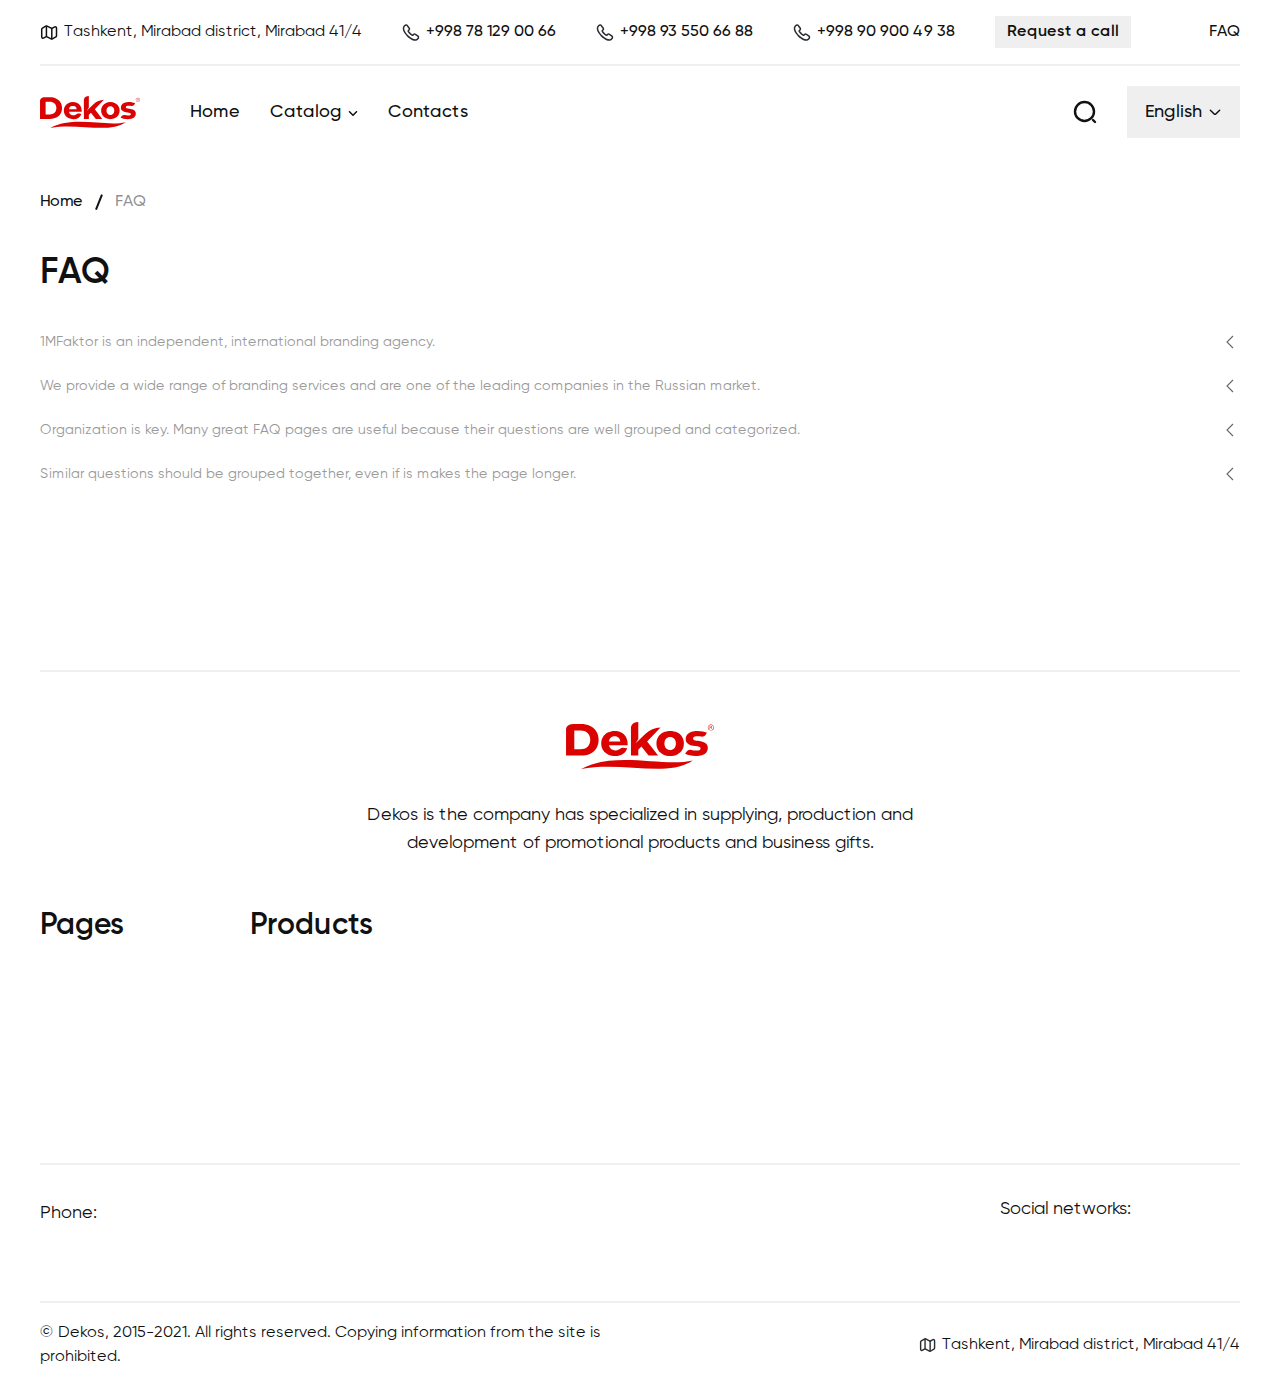
<file: layouts/FAQ.html>
<!DOCTYPE html>
<html lang="en">
<head>
    <meta charset="UTF-8">
    <meta http-equiv="X-UA-Compatible" content="IE=edge" />
    <meta name="viewport" content="width=device-width, initial-scale=1.0" />
    <link rel="icon" href="../assets/img/logo/dekos.svg">
    <link rel="stylesheet" href="../assets/css/base/style.css">
    <title>Dekos</title>
    <link rel="stylesheet" href="../assets/css/uikit.min.css" />
    <link rel="stylesheet" href="../assets/css/tailwind.css" />
</head>
<body>
    
    <div  id="header" uk-sticky="show-on-up: true; animation: uk-animation-slide-top; sel-target: .header; cls-active: uk-navbar-sticky bg-[#F9F9F9]; cls-inactive: uk-navbar-transparent z-[9]; top: 200;" class="navbar">
        <header class="header absolute top-0 left-0 w-full z-10 bg-[#fff]" uk-scrollspy="target: .animateRight; cls: uk-animation-slide-left-small; delay: 100;">
            
            <div class="uk-container uk-container-large">
                <div class="nav-details py-[20px] border-b-2 border-[#EFEFEF]">
                    <div class="flex items-center justify-between">
                        <ul class="uk-grid-medium uk-flex-middle" uk-grid>
                            <li class="text-[#DA0302] uk-visible@l">
                                <a href="#" class="flex text-[#111] items-center hover-link duration-100">
                                    <svg class="mr-[6px] stroke-current" width="18" height="19" viewBox="0 0 18 19" fill="none" xmlns="http://www.w3.org/2000/svg">
                                        <path d="M1.71753 6.33498V13.6325C1.71753 15.0575 2.73003 15.6425 3.96003 14.9375L5.72253 13.9325C6.10503 13.715 6.74253 13.6925 7.14003 13.895L11.0775 15.8675C11.475 16.0625 12.1125 16.0475 12.495 15.83L15.7425 13.97C16.155 13.73 16.5 13.145 16.5 12.665V5.36748C16.5 3.94248 15.4875 3.35748 14.2575 4.06248L12.495 5.06748C12.1125 5.28498 11.475 5.30748 11.0775 5.10498L7.14003 3.13998C6.74253 2.94498 6.10503 2.95998 5.72253 3.17748L2.47503 5.03748C2.05503 5.27748 1.71753 5.86248 1.71753 6.33498Z" stroke-width="1.5" stroke-linecap="round" stroke-linejoin="round"/>
                                        <path d="M6.41992 3.5V13.25" stroke-width="1.5" stroke-linecap="round" stroke-linejoin="round"/>
                                        <path d="M11.7976 5.46484V15.4998" stroke-width="1.5" stroke-linecap="round" stroke-linejoin="round"/>
                                    </svg>                                                                        
                                    <p>
                                        Tashkent, Mirabad district, Mirabad 41/4
                                    </p>
                                </a>
                            </li>
                            <li class="text-[#111] animateRight">
                                <a href="#" class="flex items-center hover-link ml-[10px] group">
                                    <img class="mr-[6px] group-hover:scale-[1.1] group-hover:rotate-[45deg] duration-200" src="../assets/img/svg/nav-call.svg" alt="call">                                       
                                    <p class="text-[#111] font-500">
                                        +998 78 129 00 66
                                    </p>
                                </a>
                            </li>
                            <li class="text-[#111] animateRight uk-visible@s">
                                <a href="#" class="flex items-center hover-link ml-[10px] group">
                                    <img class="mr-[6px] group-hover:scale-[1.1] group-hover:rotate-[45deg] duration-200" src="../assets/img/svg/nav-call.svg" alt="call">                                       
                                    <p class="text-[#111] font-500">
                                        +998 93 550 66 88
                                    </p>
                                </a>
                            </li>
                            <li class="text-[#111] animateRight uk-visible@m">
                                <a href="#" class="flex items-center hover-link ml-[10px] group">
                                    <img class="mr-[6px] group-hover:scale-[1.1] group-hover:rotate-[45deg] duration-200" src="../assets/img/svg/nav-call.svg" alt="call">                                       
                                    <p class="text-[#111] font-500">
                                        +998 90 900 49 38
                                    </p>
                                </a>
                            </li>   
                            <li class="text-[#111] uk-visible@s">
                                <a href="contact.html" class="py-[8px] px-[12px] hover-link text-[#111] font-600 bg-[#EFEFEF] animBtnTop ml-[10px]">
                                    Request a call
                                </a>
                            </li>
                        </ul>
                        <div class="uk-visible@s">
                            <ul>
                                <li class="text-[#DA0302]">
                                    <a href="FAQ.html" class="hover-link text-[#111] duration-100">                                   
                                        <p class="font-500 uk-text-uppercase">
                                            FAQ
                                        </p>
                                    </a>
                                </li>
                            </ul>
                        </div>
                    </div>
                </div>
                <nav class="uk-flex uk-flex-middle py-[20px]" uk-grid>
                    
                    <div class="uk-navbar-left">
                        <div class="flex uk-flex-middle">
                            <div>
                                <ul>
                                    <li>
                                        <a href="index.html">
                                            <img class="w-[100px]" src="../assets/img/logo/dekos.svg" alt="Logo">
                                        </a>
                                    </li>
                                </ul>
                            </div>
                            
                            <div class="uk-visible@m ml-[50px]">
                                <ul class="uk-flex-middle uk-grid-medium" uk-grid>
                                    <li class="text-[#DA0302] animateRight">
                                        <a href="index.html" class="text-lg font-500 text-[#111] hover-link duration-100">
                                            Home
                                        </a>
                                    </li>
                                    <li class="text-[#DA0302] animateRight">
                                        <a href="catalog.html" class="group text-lg font-500 text-[#111] hover-link uk-flex uk-flex-middle duration-100">
                                            <span>Catalog</span>
                                            <svg class="stroke-current ml-[6px] mt-[3px] group-hover:rotate-[-180deg] duration-200" width="10" height="5" viewBox="0 0 10 5" fill="none" xmlns="http://www.w3.org/2000/svg">
                                                <path d="M8.5 0.75L5 4.25L1.5 0.75" stroke-width="1.5" stroke-linecap="round" stroke-linejoin="round"/>
                                            </svg>
                                        </a>
                                        <div uk-dropdown="pos: bottom-left; animation: uk-animation-slide-top-small; duration: 200" style="padding: 20px 30px 30px 24px;">
                                            <ul class="uk-nav uk-dropdown-nav uk-child-width-1-2 uk-child-width-1-3@l uk-flex-between" uk-grid>
                                                <li class="uk-parent uk-padding-remove-left">
                                                    <a href="#" class="uk-flex uk-flex-middle mt-[3px] text-lg 2xl:text-xl group">
                                                        Unique solutions
                                                        from Dekos
                                                        <svg class="hidden group-hover:block stroke-current rotate-[-90deg] ml-[10px] duration-300" width="14" height="14" viewBox="0 0 14 14" fill="none" xmlns="http://www.w3.org/2000/svg">
                                                            <path d="M11.6199 5.22083L7.81655 9.02416C7.36738 9.47333 6.63238 9.47333 6.18322 9.02416L2.37988 5.22083" stroke-width="1.5" stroke-miterlimit="10" stroke-linecap="round" stroke-linejoin="round"/>
                                                        </svg>                                                            
                                                    </a>
                                                    <a href="#" class="uk-flex uk-flex-middle mt-[3px] text-lg 2xl:text-xl group">
                                                        External
                                                        batteries
                                                        <svg class="hidden group-hover:block stroke-current rotate-[-90deg] ml-[10px] duration-300" width="14" height="14" viewBox="0 0 14 14" fill="none" xmlns="http://www.w3.org/2000/svg">
                                                            <path d="M11.6199 5.22083L7.81655 9.02416C7.36738 9.47333 6.63238 9.47333 6.18322 9.02416L2.37988 5.22083" stroke-width="1.5" stroke-miterlimit="10" stroke-linecap="round" stroke-linejoin="round"/>
                                                        </svg>                                                            
                                                    </a>
                                                    <a href="#" class="uk-flex uk-flex-middle mt-[3px] text-lg 2xl:text-xl group">
                                                        Business
                                                        gifts
                                                        <svg class="hidden group-hover:block stroke-current rotate-[-90deg] ml-[10px] duration-300" width="14" height="14" viewBox="0 0 14 14" fill="none" xmlns="http://www.w3.org/2000/svg">
                                                            <path d="M11.6199 5.22083L7.81655 9.02416C7.36738 9.47333 6.63238 9.47333 6.18322 9.02416L2.37988 5.22083" stroke-width="1.5" stroke-miterlimit="10" stroke-linecap="round" stroke-linejoin="round"/>
                                                        </svg>                                                            
                                                    </a>
                                                    <a href="#" class="uk-flex uk-flex-middle mt-[3px] text-lg 2xl:text-xl group">
                                                        Planning
                                                        products
                                                        <svg class="hidden group-hover:block stroke-current rotate-[-90deg] ml-[10px] duration-300" width="14" height="14" viewBox="0 0 14 14" fill="none" xmlns="http://www.w3.org/2000/svg">
                                                            <path d="M11.6199 5.22083L7.81655 9.02416C7.36738 9.47333 6.63238 9.47333 6.18322 9.02416L2.37988 5.22083" stroke-width="1.5" stroke-miterlimit="10" stroke-linecap="round" stroke-linejoin="round"/>
                                                        </svg>                                                            
                                                    </a>
                                                    <a href="#" class="uk-flex uk-flex-middle mt-[3px] text-lg 2xl:text-xl group">
                                                        Award
                                                        products
                                                        <svg class="hidden group-hover:block stroke-current rotate-[-90deg] ml-[10px] duration-300" width="14" height="14" viewBox="0 0 14 14" fill="none" xmlns="http://www.w3.org/2000/svg">
                                                            <path d="M11.6199 5.22083L7.81655 9.02416C7.36738 9.47333 6.63238 9.47333 6.18322 9.02416L2.37988 5.22083" stroke-width="1.5" stroke-miterlimit="10" stroke-linecap="round" stroke-linejoin="round"/>
                                                        </svg>                                                            
                                                    </a>
                                                </li>
                                                <li class="uk-parent uk-padding-remove-left">
                                                    <a href="#" class="uk-flex uk-flex-middle mt-[3px] text-lg 2xl:text-xl group">
                                                        Own
                                                        developments
                                                        <svg class="hidden group-hover:block stroke-current rotate-[-90deg] ml-[10px] duration-300" width="14" height="14" viewBox="0 0 14 14" fill="none" xmlns="http://www.w3.org/2000/svg">
                                                            <path d="M11.6199 5.22083L7.81655 9.02416C7.36738 9.47333 6.63238 9.47333 6.18322 9.02416L2.37988 5.22083" stroke-width="1.5" stroke-miterlimit="10" stroke-linecap="round" stroke-linejoin="round"/>
                                                        </svg>                                                            
                                                    </a>
                                                    <a href="#" class="uk-flex uk-flex-middle mt-[3px] text-lg 2xl:text-xl group">
                                                        Application
                                                        services
                                                        <svg class="hidden group-hover:block stroke-current rotate-[-90deg] ml-[10px] duration-300" width="14" height="14" viewBox="0 0 14 14" fill="none" xmlns="http://www.w3.org/2000/svg">
                                                            <path d="M11.6199 5.22083L7.81655 9.02416C7.36738 9.47333 6.63238 9.47333 6.18322 9.02416L2.37988 5.22083" stroke-width="1.5" stroke-miterlimit="10" stroke-linecap="round" stroke-linejoin="round"/>
                                                        </svg>                                                            
                                                    </a>
                                                    <a href="#" class="uk-flex uk-flex-middle mt-[3px] text-lg 2xl:text-xl group">
                                                        Flash
                                                        drives
                                                        <svg class="hidden group-hover:block stroke-current rotate-[-90deg] ml-[10px] duration-300" width="14" height="14" viewBox="0 0 14 14" fill="none" xmlns="http://www.w3.org/2000/svg">
                                                            <path d="M11.6199 5.22083L7.81655 9.02416C7.36738 9.47333 6.63238 9.47333 6.18322 9.02416L2.37988 5.22083" stroke-width="1.5" stroke-miterlimit="10" stroke-linecap="round" stroke-linejoin="round"/>
                                                        </svg>                                                            
                                                    </a>
                                                    <a href="#" class="uk-flex uk-flex-middle mt-[3px] text-lg 2xl:text-xl group">
                                                        Umbrella
                                                        <svg class="hidden group-hover:block stroke-current rotate-[-90deg] ml-[10px] duration-300" width="14" height="14" viewBox="0 0 14 14" fill="none" xmlns="http://www.w3.org/2000/svg">
                                                            <path d="M11.6199 5.22083L7.81655 9.02416C7.36738 9.47333 6.63238 9.47333 6.18322 9.02416L2.37988 5.22083" stroke-width="1.5" stroke-miterlimit="10" stroke-linecap="round" stroke-linejoin="round"/>
                                                        </svg>                                                            
                                                    </a>
                                                    <a href="#" class="uk-flex uk-flex-middle mt-[3px] text-lg 2xl:text-xl group">
                                                        Pens
                                                        <svg class="hidden group-hover:block stroke-current rotate-[-90deg] ml-[10px] duration-300" width="14" height="14" viewBox="0 0 14 14" fill="none" xmlns="http://www.w3.org/2000/svg">
                                                            <path d="M11.6199 5.22083L7.81655 9.02416C7.36738 9.47333 6.63238 9.47333 6.18322 9.02416L2.37988 5.22083" stroke-width="1.5" stroke-miterlimit="10" stroke-linecap="round" stroke-linejoin="round"/>
                                                        </svg>                                                            
                                                    </a>
                                                </li>
                                                <li class="uk-parent uk-padding-remove-left">
                                                    <a href="selectedItem.html" class="uk-flex uk-flex-middle mt-[3px] text-lg 2xl:text-xl group">
                                                        Promotional
                                                        souvenirs
                                                        <svg class="hidden group-hover:block stroke-current rotate-[-90deg] ml-[10px] duration-300" width="14" height="14" viewBox="0 0 14 14" fill="none" xmlns="http://www.w3.org/2000/svg">
                                                            <path d="M11.6199 5.22083L7.81655 9.02416C7.36738 9.47333 6.63238 9.47333 6.18322 9.02416L2.37988 5.22083" stroke-width="1.5" stroke-miterlimit="10" stroke-linecap="round" stroke-linejoin="round"/>
                                                        </svg>                                                            
                                                    </a>
                                                    <a href="#" class="uk-flex uk-flex-middle mt-[3px] text-lg 2xl:text-xl group">
                                                        Office
                                                        souvenirs
                                                        <svg class="hidden group-hover:block stroke-current rotate-[-90deg] ml-[10px] duration-300" width="14" height="14" viewBox="0 0 14 14" fill="none" xmlns="http://www.w3.org/2000/svg">
                                                            <path d="M11.6199 5.22083L7.81655 9.02416C7.36738 9.47333 6.63238 9.47333 6.18322 9.02416L2.37988 5.22083" stroke-width="1.5" stroke-miterlimit="10" stroke-linecap="round" stroke-linejoin="round"/>
                                                        </svg>                                                            
                                                    </a>
                                                    <a href="#" class="uk-flex uk-flex-middle mt-[3px] text-lg 2xl:text-xl group">
                                                        Bags and
                                                        folders
                                                        <svg class="hidden group-hover:block stroke-current rotate-[-90deg] ml-[10px] duration-300" width="14" height="14" viewBox="0 0 14 14" fill="none" xmlns="http://www.w3.org/2000/svg">
                                                            <path d="M11.6199 5.22083L7.81655 9.02416C7.36738 9.47333 6.63238 9.47333 6.18322 9.02416L2.37988 5.22083" stroke-width="1.5" stroke-miterlimit="10" stroke-linecap="round" stroke-linejoin="round"/>
                                                        </svg>                                                            
                                                    </a>
                                                    <a href="#" class="uk-flex uk-flex-middle mt-[3px] text-lg 2xl:text-xl group">
                                                        Textile
                                                        <svg class="hidden group-hover:block stroke-current rotate-[-90deg] ml-[10px] duration-300" width="14" height="14" viewBox="0 0 14 14" fill="none" xmlns="http://www.w3.org/2000/svg">
                                                            <path d="M11.6199 5.22083L7.81655 9.02416C7.36738 9.47333 6.63238 9.47333 6.18322 9.02416L2.37988 5.22083" stroke-width="1.5" stroke-miterlimit="10" stroke-linecap="round" stroke-linejoin="round"/>
                                                        </svg>                                                            
                                                    </a>
                                                    <a href="#" class="uk-flex uk-flex-middle mt-[3px] text-lg 2xl:text-xl group">
                                                        Tableware
                                                        <svg class="hidden group-hover:block stroke-current rotate-[-90deg] ml-[10px] duration-300" width="14" height="14" viewBox="0 0 14 14" fill="none" xmlns="http://www.w3.org/2000/svg">
                                                            <path d="M11.6199 5.22083L7.81655 9.02416C7.36738 9.47333 6.63238 9.47333 6.18322 9.02416L2.37988 5.22083" stroke-width="1.5" stroke-miterlimit="10" stroke-linecap="round" stroke-linejoin="round"/>
                                                        </svg>                                                            
                                                    </a>
                                                </li>
                                            </ul>
                                        </div>
                                    </li>
                                    <li class="text-[#DA0302] animateRight">
                                        <a href="contact.html" class="text-lg font-500 text-[#111] hover-link duration-100">
                                            Contacts
                                        </a>
                                    </li>
                                </ul>
                            </div>
                        </div>
                    </div>
                    
                    <div class="uk-navbar-right">
                        <div class="uk-flex-middle uk-grid-medium" uk-grid>
                            <div class="uk-visible@m">
                                <div>
                                    <a href="#searchModal" uk-toggle>
                                        <img class="w-[24px] h-[24px]" src="../assets/img/svg/nav-search.svg" alt="search">
                                    </a>
                                </div>
                            </div>
                            
                            <div id="searchModal" uk-modal>
                                <div class="uk-modal-dialog uk-modal-body md:p-[30px]">
                                    <div>
                                        <div class="flex items-center bg-[#EFEFEF]">
                                            <svg class="stroke-current ml-[15px]" width="20" height="20" viewBox="0 0 24 24" fill="none" xmlns="http://www.w3.org/2000/svg">
                                                <path d="M11.5 21C16.7467 21 21 16.7467 21 11.5C21 6.25329 16.7467 2 11.5 2C6.25329 2 2 6.25329 2 11.5C2 16.7467 6.25329 21 11.5 21Z" stroke-width="1.5" stroke-linecap="round" stroke-linejoin="round"/>
                                                <path d="M22 22L20 20" stroke-width="1.5" stroke-linecap="round" stroke-linejoin="round"/>
                                            </svg>                                                
                                            <input class="pl-[10px] mr-[20px] py-[15px] w-full focus:outline-none bg-[#EFEFEF] text-[#1d1d1b]" placeholder="Search" type="text">
                                        </div>
                                    </div>
                                    <h3 class="text-[16px] mt-[30px] text-[#111] font-600 uk-text-uppercase mb-[5px] text-sm" style="font-family: 'Gilroy';">Products</h3>
                                    <ul class="p-[10px] uk-grid-small uk-child-width-1-1" uk-grid>
                                        <li class="uk-parent text-[#111] animateLeft">
                                            <a href="index.html" class="hover-link text-[#111] font-500">
                                                Unique solutions
                                                from Dekos
                                            </a>
                                        </li>
                                        <li class="uk-parent text-[#111] animateLeft">
                                            <a href="index.html" class="hover-link text-[#111] font-500">
                                                External
                                                batteries
                                            </a>
                                        </li>
                                        <li class="uk-parent text-[#111] animateLeft">
                                            <a href="index.html" class="hover-link text-[#111] font-500">
                                                Business
                                                gifts
                                            </a>
                                        </li>
                                    </ul>
                                </div>
                            </div>
                            
                            <div class="uk-visible@m">
                                <div>
                                    <a href="#" class="nav-link hover:text-[#111] hover:no-underline py-[12px] px-[18px] text-[#111] bg-[#EFEFEF] focus:bg-[#DA0302] focus:text-[#fff] duration-200 lang inline-flex font-500 items-center text-lg group" style="animation-duration: .8s;">
                                        English
                                        <svg class="ml-[6px] group-focus:rotate-[-180deg] duration-200 stroke-current" width="14" height="14" viewBox="0 0 14 14" fill="none" xmlns="http://www.w3.org/2000/svg">
                                            <path d="M11.6199 5.22083L7.81655 9.02416C7.36738 9.47333 6.63238 9.47333 6.18322 9.02416L2.37988 5.22083" stroke-width="1.5" stroke-miterlimit="10" stroke-linecap="round" stroke-linejoin="round"/>
                                        </svg>                                            
                                    </a>
                                    <div class="uk-padding-remove" style="min-width: 100px;" uk-dropdown="pos: bottom-justify;animation: uk-animation-slide-top-small; duration: 200; mode: click">
                                        
                                        <ul class="uk-grid uk-grid-small uk-flex-middle uk-flex-column uk-padding-small" uk-grid >
                                            <li class="uk-width-auto text-[#111]">
                                                <a href="javascript.void(0)" class="text-lg hover-link text-[#111] font-500">
                                                    Russian
                                                </a>
                                            </li>
                                            <li class="uk-width-auto text-[#111]">
                                                <a href="javascript.void(0)" class="text-lg hover-link text-[#111] font-500">
                                                    Uzbek
                                                </a>
                                            </li>
                                        </ul>
                                    </div>
                                </div>
                            </div>
                            
                            <div class="uk-hidden@m">
                                <div class="text-[#1d1d1b]">
                                    <a href="javascript:void(0);" uk-toggle="target: #offcanvas-flip" class="text-[#1d1d1b] hover-link">
                                        <ul class="uk-flex uk-flex-column space-y-[3px]">
                                            <li>
                                                <hr class="border-none w-[24px] h-[3px] bg-[#DA0302]">
                                            </li>
                                            <li>
                                                <hr class="border-none w-[24px] h-[3px] bg-[#DA0302]">
                                            </li>
                                            <li>
                                                <hr class="border-none w-[24px] h-[3px] bg-[#DA0302]">
                                            </li>
                                        </ul>                                           
                                    </a>
                                </div>
                                
                                <div id="offcanvas-flip" uk-offcanvas="flip: true; overlay: true">
                                    <div class="uk-offcanvas-bar">
                                        
                                        <div class="uk-flex uk-flex-right">
                                            <button class="uk-offcanvas-close" type="button" uk-close>
                                                <svg  xmlns="http://www.w3.org/2000/svg" viewBox="0 0 24 24" width="24" height="24"><path fill="none" d="M0 0h24v24H0z"/><path d="M12 10.586l4.95-4.95 1.414 1.414-4.95 4.95 4.95 4.95-1.414 1.414-4.95-4.95-4.95 4.95-1.414-1.414 4.95-4.95-4.95-4.95L7.05 5.636z"/></svg>
                                            </button>
                                        </div>
                                        
                                        <ul class="mt-[20px] items-end uk-flex-column uk-grid-small uk-text-uppercase uk-child-width-1-1" uk-grid uk-scrollspy="target: .animBottom; cls: uk-animation-slide-top-small; delay: 100; repeat: true">
                                            <li class="uk-flex uk-flex-right">
                                                <a href="index.html" class="font-400 animBottom">
                                                    Home
                                                </a>
                                            </li>
                                            <div>
                                                <hr class="border-none w-full h-[1px] bg-[#fff] bg-opacity-[0.06]">
                                            </div>
                                            <li class="uk-flex uk-flex-right">
                                                <a href="catalog.html" class="font-400 animBottom">
                                                    Catalog
                                                </a>
                                            </li>
                                            <div>
                                                <hr class="border-none w-full h-[1px] bg-[#fff] bg-opacity-[0.06]">
                                            </div>
                                            <li class="uk-flex uk-flex-right">
                                                <a href="contact.html" class="font-400 animBottom">
                                                    Contacts
                                                </a>
                                            </li>
                                            <div>
                                                <hr class="border-none w-full h-[1px] bg-[#fff] bg-opacity-[0.06]">
                                            </div>
                                            <li class="uk-flex uk-flex-right">
                                                <a href="FAQ.html" class="font-400 animBottom">
                                                    FAQ
                                                </a>
                                            </li>
                                            <div>
                                                <hr class="border-none w-full h-[1px] bg-[#fff] bg-opacity-[0.06]">
                                            </div>
                                            <li class="uk-flex uk-flex-right">
                                                <ul class="uk-grid-small uk-flex-middle" uk-grid>
                                                    <li class="text-[#fff]">
                                                        <a href="#" class="text-[#fff] font-400 hover-link animBottom">UZ</a>
                                                    </li>
                                                    <li>
                                                        <hr class="border-none w-[1px] h-[16px] bg-[#fff] bg-opacity-[0.06]">
                                                    </li>
                                                    <li class="text-[#fff]">
                                                        <a href="#" class="text-[#fff] font-400 hover-link animBottom">RU</a>
                                                    </li>
                                                    <li>
                                                        <hr class="border-none w-[1px] h-[16px] bg-[#fff] bg-opacity-[0.06]">
                                                    </li>
                                                    <li class="text-[#fff]">
                                                        <a href="#" class="text-[#fff] font-400 hover-link animBottom">EN</a>
                                                    </li>
                                                </ul>
                                            </li>
                                        </ul>
                                    </div>
                                </div>
                            </div>
                        </div>
                    </div>
                    
                </nav>
            </div>
            
        </header>
    </div>
    
    <section class="uk-section mt-[120px] promotion-section faq-section">
        <div class="uk-container uk-container-large">
            <div>
                <div class="uk-grid-small items-center text-[#111] mb-[36px]" uk-grid>
                    <div>
                        <a href="index.html" class="hover-link text-[#111] font-500">
                            <p>Home</p>
                        </a>
                    </div>
                    <div>
                        <hr class="border-none bg-[#111] w-[1.5px] h-[16px] rotate-[22deg]">
                    </div>
                    <div>
                        <p class="text-[#111] text-opacity-[0.48] font-500">FAQ</p>
                    </div>
                </div>
            </div>
            <div class="mt-[30px]">
                <div>
                    <h2 class="text-[#111] text-[36px] font-600 font-gilroy">FAQ</h2>
                    <div class="mt-[30px]">
                        <ul class="uk-nav-default uk-nav-parent-icon space-y-[13px]" uk-nav>
                            <li class="uk-parent">
                                <a href="#">1MFaktor is an independent, international branding agency. </a>
                                <ul class="uk-nav-sub" style="margin-top: 5px;">
                                    <li>
                                        <p class="text-[#1D1D1B]" style="font-size: 16px; font-weight: 500;">
                                            Dekos is an independent, international branding agency. 
                                        </p>
                                    </li>
                                </ul>
                            </li>
                            <li class="uk-parent">
                                <a href="#">We provide a wide range of branding services and are one of the leading companies in the Russian market.</a>
                                <ul class="uk-nav-sub" style="margin-top: 5px;">
                                    <li>
                                        <p class="text-[#1D1D1B]" style="font-size: 16px; font-weight: 500;">
                                            Lorem ipsum, dolor sit amet consectetur adipisicing elit. Esse itaque similique culpa debitis molestias perspiciatis adipisci ducimus magni, corrupti, reiciendis enim, perferendis voluptas fugiat cupiditate ut eius facere. Minima magni hic laudantium in pariatur, ducimus repudiandae veritatis illum aliquid molestias nam, nostrum voluptas animi earum, repellat sint reprehenderit facere aperiam.
                                        </p>
                                    </li>
                                </ul>
                            </li>
                            <li class="uk-parent">
                                <a href="#">Organization is key. Many great FAQ pages are useful because their questions are well grouped and categorized.</a>
                                <ul class="uk-nav-sub" style="margin-top: 5px;">
                                    <li>
                                        <p class="text-[#1D1D1B]" style="font-size: 16px; font-weight: 500;">
                                            Lorem ipsum, dolor sit amet consectetur adipisicing elit. Esse itaque similique culpa debitis molestias perspiciatis adipisci ducimus magni, corrupti, reiciendis enim, perferendis voluptas fugiat cupiditate ut eius facere. Minima magni hic laudantium in pariatur, ducimus repudiandae veritatis illum aliquid molestias nam, nostrum voluptas animi earum, repellat sint reprehenderit facere aperiam.
                                        </p>
                                    </li>
                                </ul>
                            </li>
                            <li class="uk-parent">
                                <a href="#">Similar questions should be grouped together, even if is makes the page longer.</a>
                                <ul class="uk-nav-sub" style="margin-top: 5px;">
                                    <li>
                                        <p class="text-[#1D1D1B]" style="font-size: 18px; font-weight: 500;">
                                            Lorem ipsum, dolor sit amet consectetur adipisicing elit. Esse itaque similique culpa debitis molestias perspiciatis adipisci ducimus magni, corrupti, reiciendis enim, perferendis voluptas fugiat cupiditate ut eius facere. Minima magni hic laudantium in pariatur, ducimus repudiandae veritatis illum aliquid molestias nam, nostrum voluptas animi earum, repellat sint reprehenderit facere aperiam.
                                        </p>
                                    </li>
                                </ul>
                            </li>
                        </ul>
                    </div>
                </div>
            </div>
        </div>
    </section>
    
    <footer class="uk-section uk-margin-medium-top uk-padding-remove-bottom" uk-scrollspy="target: .animTop; cls: uk-animation-slide-top-medium; delay: 100;">
        <div class="uk-container uk-container-large">
            <div class="border-t-2 border-[#EFEFEF] pt-[50px]">
                <div class="uk-text-center mx-auto md:w-[550px]">
                    <a href="index.html" class="hover-link uk-display-inline-block">
                        <img class="w-[148px]" src="../assets/img/logo/dekos.svg" alt="brend">
                    </a>
                    <div>
                        <p class="text-lg text-[#111] mt-[24px]">
                            Dekos is the company has specialized in supplying, production and
                            development of promotional products and business gifts.
                        </p>
                    </div>
                </div>
            </div>
            <div class="sm:mt-[48px] border-b-2 border-[#EFEFEF] pb-[30px] sm:pb-[50px]">
                <ul class="uk-flex-between@m uk-flex-center uk-text-center uk-text-left@s pt-[30px] sm:pt-[0] uk-grid-collapse" uk-grid>
                    <li class="sm:w-[150px]">
                        <ul class="flex flex-col space-y-[12px]">
                            <li>
                                <h3 class="heading-third text-[#111] mb-[6px]" style="font-weight: 600;">Pages</h3>
                            </li>
                            <li class="text-[#111] animTop">
                                <a href="index.html" class="text-lg font-500 text-[#111] hover-link line-animation">
                                    Home
                                </a>
                            </li>
                            <li class="text-[#111] animTop">
                                <a href="catalog.html" class="text-lg font-500 text-[#111] hover-link line-animation">
                                    Catalog
                                </a>
                            </li>
                            <li class="text-[#111] animTop">
                                <a href="contact.html" class="text-lg font-500 text-[#111] hover-link line-animation">
                                    Contacts
                                </a>
                            </li>
                        </ul>
                    </li>
                    <li class="uk-width-1-5@l uk-width-1-3@s">
                        <ul class="flex flex-col space-y-[12px]">
                            <li>
                                <h3 class="heading-third text-[#111] mb-[6px] mt-[30px] sm:mt-[0px]" style="font-weight: 600;">Products</h3>
                            </li>
                            <li class="text-[#111] animTop">
                                <a href="#" class="text-lg font-500 text-[#111] hover-link line-animation">
                                    New items 2020-2021
                                </a>
                            </li>
                            <li class="text-[#111] animTop">
                                <a href="#" class="text-lg font-500 text-[#111] hover-link line-animation">
                                    Unique solutions from Dekos
                                </a>
                            </li>
                            <li class="text-[#111] animTop">
                                <a href="#" class="text-lg font-500 text-[#111] hover-link line-animation">
                                    External batteries
                                </a>
                            </li>
                            <li class="text-[#111] animTop">
                                <a href="#" class="text-lg font-500 text-[#111] hover-link line-animation">
                                    Business gifts
                                </a>
                            </li>
                        </ul>
                    </li>
                    <li class="uk-width-1-6@l uk-width-1-4@s">
                        <ul class="flex flex-col space-y-[12px]">
                            <li class="uk-invisible">
                                <h3 class="heading-third text-[#111] sm:mb-[6px]" style="font-weight: 600;">something</h3>
                            </li>
                            <li class="text-[#111] animTop">
                                <a href="#" class="text-lg font-500 text-[#111] hover-link line-animation">
                                    Award products
                                </a>
                            </li>
                            <li class="text-[#111] animTop">
                                <a href="#" class="text-lg font-500 text-[#111] hover-link line-animation">
                                    Planning products
                                </a>
                            </li>
                            <li class="text-[#111] animTop">
                                <a href="#" class="text-lg font-500 text-[#111] hover-link line-animation">
                                    Own developments
                                </a>
                            </li>
                            <li class="text-[#111] animTop">
                                <a href="#" class="text-lg font-500 text-[#111] hover-link line-animation">
                                    Application services
                                </a>
                            </li>
                        </ul>
                    </li>
                    <li class="uk-width-1-6@l uk-width-1-4@m uk-width-1-3@s">
                        <ul class="flex flex-col space-y-[12px]">
                            <li class="uk-invisible">
                                <h3 class="heading-third text-[#111] sm:mb-[6px]" style="font-weight: 600;">something</h3>
                            </li>
                            <li class="text-[#111] animTop">
                                <a href="#" class="text-lg font-500 text-[#111] hover-link line-animation">
                                    Flash drives
                                </a>
                            </li>
                            <li class="text-[#111] animTop">
                                <a href="#" class="text-lg font-500 text-[#111] hover-link line-animation">
                                    Umbrella
                                </a>
                            </li>
                            <li class="text-[#111] animTop">
                                <a href="#" class="text-lg font-500 text-[#111] hover-link line-animation">
                                    Pens
                                </a>
                            </li>
                            <li class="text-[#111] animTop">
                                <a href="selectedItem.html" class="text-lg font-500 text-[#111] hover-link line-animation">
                                    Promotional souvenirs
                                </a>
                            </li>
                        </ul>
                    </li>
                    <li class="md:w-[170px]">
                        <ul class="flex flex-col space-y-[12px]">
                            <li class="uk-invisible">
                                <h3 class="heading-third text-[#111] sm:mb-[6px]" style="font-weight: 600;">something</h3>
                            </li>
                            <li class="text-[#111] animTop">
                                <a href="#" class="text-lg font-500 text-[#111] hover-link line-animation">
                                    Office souvenirs
                                </a>
                            </li>
                            <li class="text-[#111] animTop">
                                <a href="#" class="text-lg font-500 text-[#111] hover-link line-animation">
                                    Bags and folders
                                </a>
                            </li>
                            <li class="text-[#111] animTop">
                                <a href="#" class="text-lg font-500 text-[#111] hover-link line-animation">
                                    Textile
                                </a>
                            </li>
                            <li class="text-[#111] animTop">
                                <a href="#" class="text-lg font-500 text-[#111] hover-link line-animation">
                                    Tableware
                                </a>
                            </li>
                        </ul>
                    </li>
                </ul>
            </div>
            <div class="border-b-2 border-[#EFEFEF]" uk-scrollspy="target: .animRight; cls: uk-animation-slide-left-medium; delay: 500;">
                <div class="py-[30px] uk-flex-wrap uk-flex-middle uk-flex-between@s uk-flex-center" uk-grid>
                    <div class="uk-width-1-1 uk-width-auto@m uk-flex uk-flex-center uk-flex-left@s">
                        <div class="uk-text-center uk-text-left@s">
                            <p class="text-[#111] text-lg">Phone:</p>
                            <ul class="uk-grid-small uk-flex-middle uk-flex-center mt-[12px] uk-flex-wrap" uk-grid>
                                <li class="text-[#111] animRight">
                                    <a href="#" class="hover-link text-lg font-500 text-[#111]">
                                        +998 78 129 00 66
                                    </a>
                                </li>
                                <li class="text-[#111] animRight">
                                    <a href="#" class="hover-link text-lg font-500 text-[#111]">
                                        +998 78 129 00 66
                                    </a>
                                </li>
                                <li class="text-[#111] animRight">
                                    <a href="#" class="hover-link text-lg font-500 text-[#111]">
                                        +998 78 129 00 66
                                    </a>
                                </li>
                            </ul>
                        </div>
                    </div>
                    <div class="uk-text-center uk-text-left@s">
                        <p class="text-[#111] text-lg">Social networks:</p>
                        <ul class="uk-grid-small uk-flex-middle mt-[12px]" uk-grid>
                            <li class="text-[#111] animTop">
                                <a href="#" class="group hover-link w-[36px] h-[36px] rounded-full flex items-center justify-center" style="border: 1.5px solid rgba(17, 17, 17, 0.12);">
                                    <img class="group-hover:scale-[1.1] duration-300" src="../assets/img/svg/telegram.svg" alt="telegram">
                                </a>
                            </li>
                            <li class="text-[#111] animTop">
                                <a href="#" class="group hover-link w-[36px] h-[36px] rounded-full flex items-center justify-center" style="border: 1.5px solid rgba(17, 17, 17, 0.12);">
                                    <img class="group-hover:scale-[1.1] duration-300" src="../assets/img/svg/instagram.svg" alt="instagram">
                                </a>
                            </li>
                            <li class="text-[#111] animTop">
                                <a href="#" class="group hover-link w-[36px] h-[36px] rounded-full flex items-center justify-center" style="border: 1.5px solid rgba(17, 17, 17, 0.12);">
                                    <img class="group-hover:scale-[1.1] duration-300" src="../assets/img/svg/facebook.svg" alt="facebook">
                                </a>
                            </li>
                            <li class="text-[#111] animTop">
                                <a href="#" class="group hover-link w-[36px] h-[36px] rounded-full flex items-center justify-center" style="border: 1.5px solid rgba(17, 17, 17, 0.12);">
                                    <img class="group-hover:scale-[1.1] duration-300" src="../assets/img/svg/twiiter.svg" alt="twitter">
                                </a>
                            </li>
                            <li class="text-[#111] animTop">
                                <a href="#" class="group hover-link w-[36px] h-[36px] rounded-full flex items-center justify-center" style="border: 1.5px solid rgba(17, 17, 17, 0.12);">
                                    <img class="group-hover:scale-[1.1] duration-300" src="../assets/img/svg/youtube.svg" alt="youtibe">
                                </a>
                            </li>
                        </ul>
                    </div>
                </div>
            </div>
            <div>
                <div class="uk-flex-wrap uk-flex-middle uk-flex-between py-[18px] text-[#111] uk-text-center uk-text-left@m uk-grid-small" uk-grid>
                    <p class="text-[#111] uk-width-1-2@m">
                        © Dekos, 2015-2021. All rights reserved. Copying information from the site is prohibited.
                    </p>
                    <div class="uk-width-1-1 uk-width-auto@m flex justify-center">
                        <a href="#" class="flex hover-link">
                            <img class="h-[18px] mt-[3px]" src="../assets/img/svg/map.svg" alt="map">
                            <p class="text-[#111] ml-[6px]">
                                Tashkent, Mirabad district, Mirabad 41/4
                            </p>
                        </a>
                    </div>
                </div>
            </div>
        </div>
    </footer>
    
    <div id="overlay" class="uk-position-fixed uk-width-1-1 uk-height-1-1 uk-position-top-left uk-flex uk-flex-center uk-flex-middle" style="background-color: #fff !important; z-index: 10001;">
        <div id="loader" class="w-full h-full">
            <div class="bg-[#fff] w-full h-full flex items-center flex-col justify-center">
                <img class="w-[100px] sm:w-[220px] mb-[30px]" src="../assets/img/logo/dekos.svg" alt="Dekos">
                <h1 class="loader-title font-600 tracking-[1px] text-[#111] font-gilroy">Loading</h1>
            </div>
        </div>
    </div>
    
    <script src="../assets/js/uikit-icons.min.js"></script>
    <script src="../assets/js/uikit.min.js"></script>
    <script src="../assets/js/main.js"></script>
    
</body>
</html>
</file>
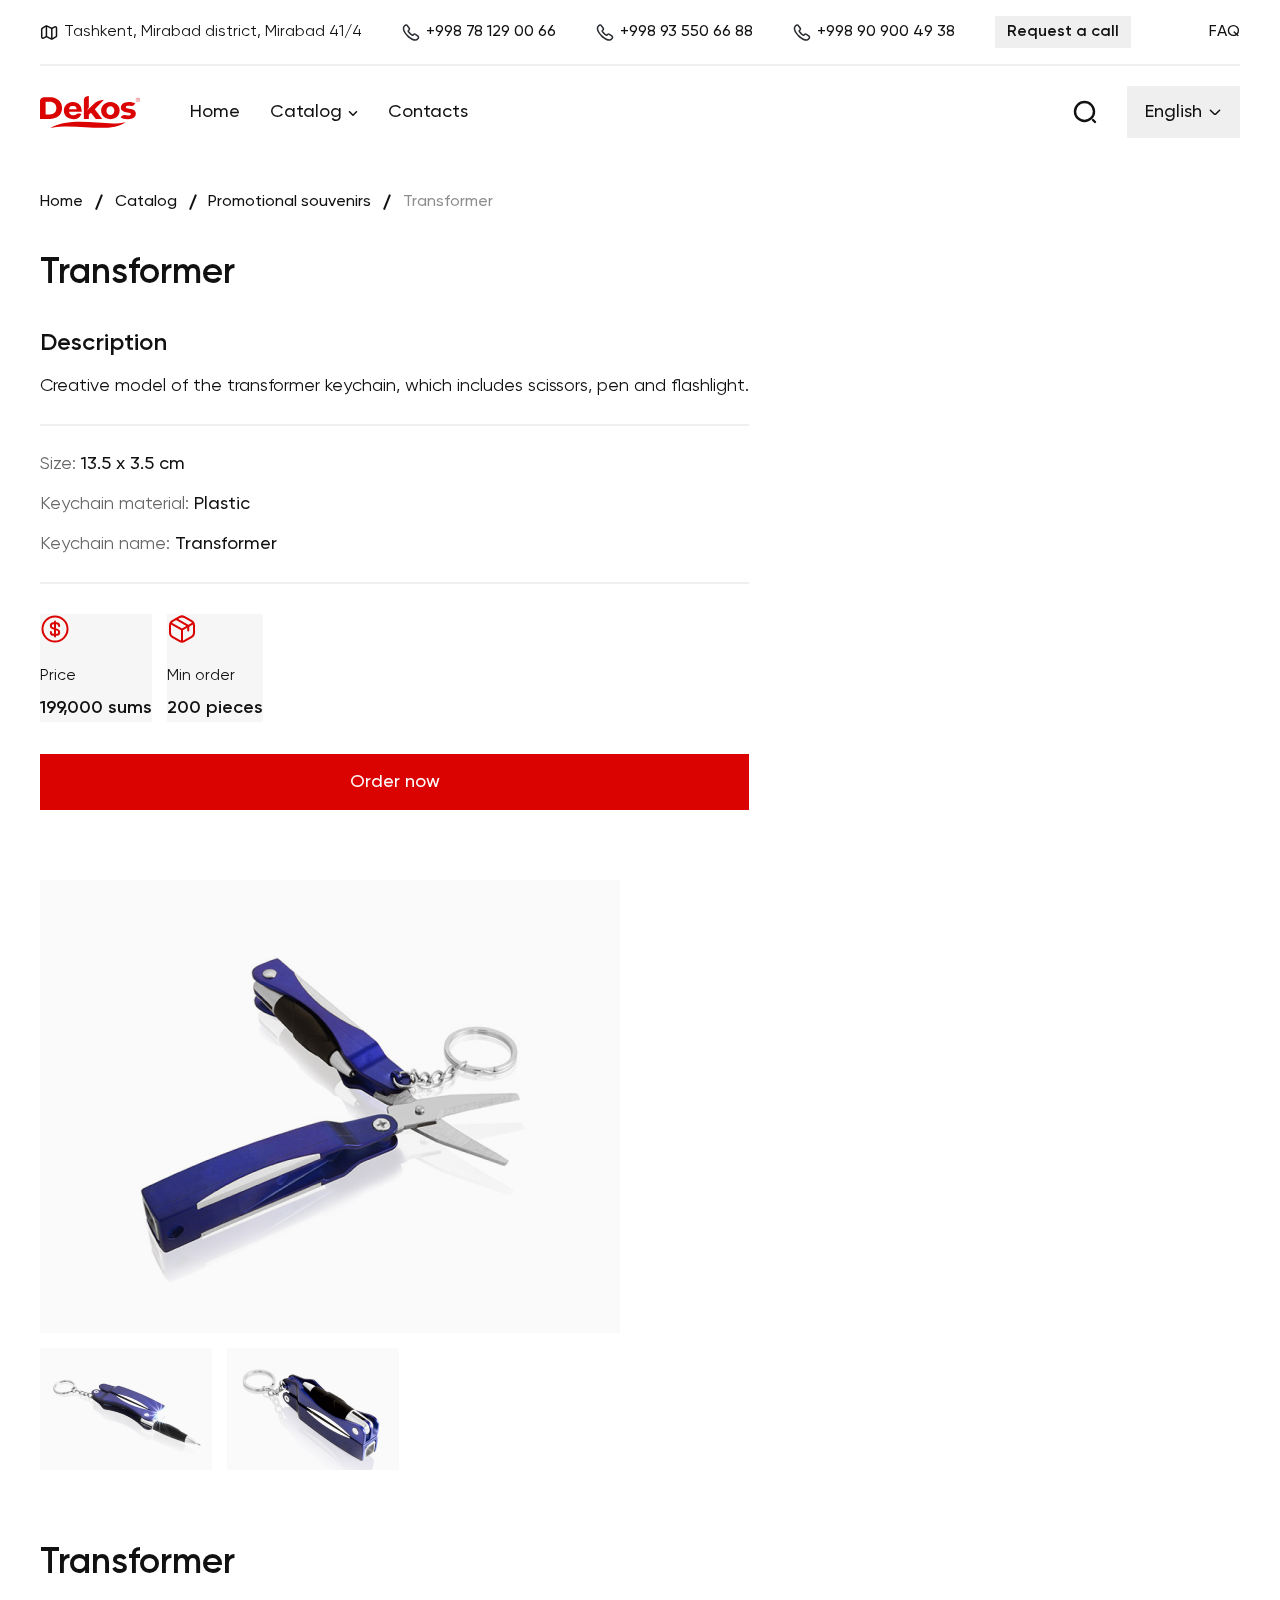
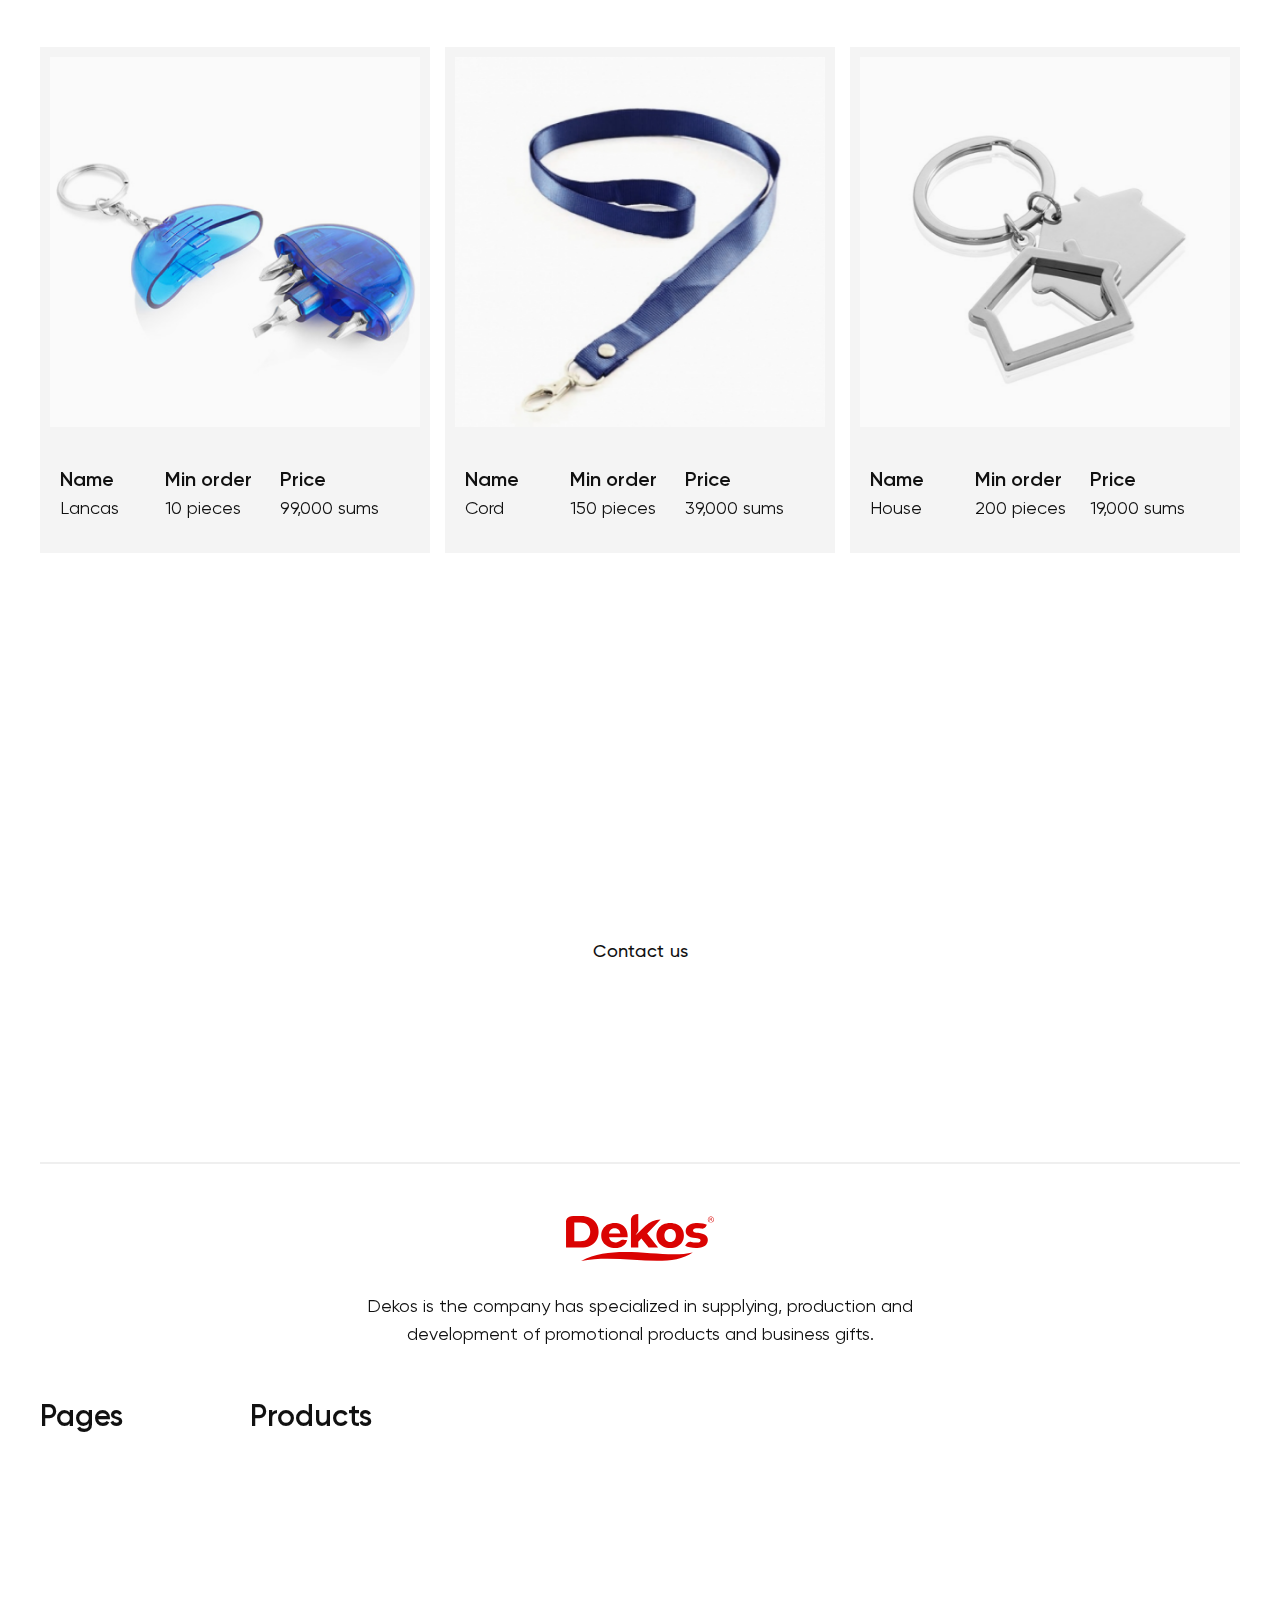
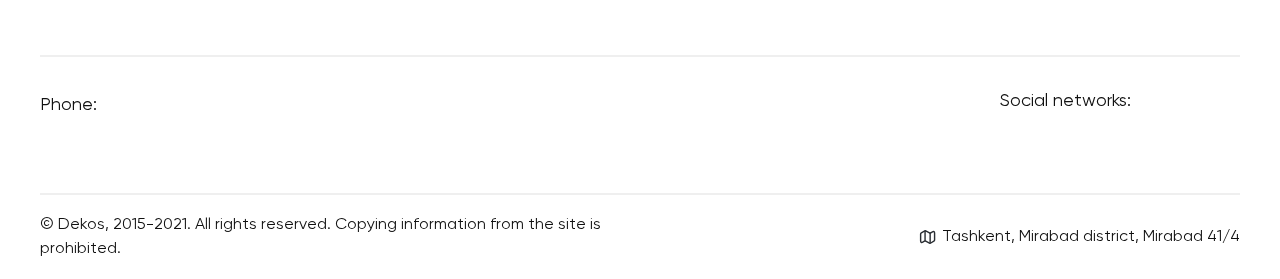
<file: layouts/selectedItem.html>
<!DOCTYPE html>
<html lang="en">
<head>
  <meta charset="UTF-8">
  <meta http-equiv="X-UA-Compatible" content="IE=edge" />
  <meta name="viewport" content="width=device-width, initial-scale=1.0" />
  <link rel="icon" href="../assets/img/logo/dekos.svg">
  <link rel="stylesheet" href="../assets/css/base/style.css">
  <title>Dekos</title>
  <link rel="stylesheet" href="../assets/css/uikit.min.css" />
  <link rel="stylesheet" href="../assets/css/tailwind.css" />
</head>
<body>
  
  <div  id="header" uk-sticky="show-on-up: true; animation: uk-animation-slide-top; sel-target: .header; cls-active: uk-navbar-sticky bg-[#F9F9F9]; cls-inactive: uk-navbar-transparent z-[9]; top: 200;" class="navbar">
    <header class="header absolute top-0 left-0 w-full z-10 bg-[#fff]" uk-scrollspy="target: .animateRight; cls: uk-animation-slide-left-small; delay: 100;">
      
      <div class="uk-container uk-container-large">
        <div class="nav-details py-[20px] border-b-2 border-[#EFEFEF]">
          <div class="flex items-center justify-between">
            <ul class="uk-grid-medium uk-flex-middle" uk-grid>
              <li class="text-[#DA0302] uk-visible@l">
                <a href="#" class="flex text-[#111] items-center hover-link duration-100">
                  <svg class="mr-[6px] stroke-current" width="18" height="19" viewBox="0 0 18 19" fill="none" xmlns="http://www.w3.org/2000/svg">
                    <path d="M1.71753 6.33498V13.6325C1.71753 15.0575 2.73003 15.6425 3.96003 14.9375L5.72253 13.9325C6.10503 13.715 6.74253 13.6925 7.14003 13.895L11.0775 15.8675C11.475 16.0625 12.1125 16.0475 12.495 15.83L15.7425 13.97C16.155 13.73 16.5 13.145 16.5 12.665V5.36748C16.5 3.94248 15.4875 3.35748 14.2575 4.06248L12.495 5.06748C12.1125 5.28498 11.475 5.30748 11.0775 5.10498L7.14003 3.13998C6.74253 2.94498 6.10503 2.95998 5.72253 3.17748L2.47503 5.03748C2.05503 5.27748 1.71753 5.86248 1.71753 6.33498Z" stroke-width="1.5" stroke-linecap="round" stroke-linejoin="round"/>
                    <path d="M6.41992 3.5V13.25" stroke-width="1.5" stroke-linecap="round" stroke-linejoin="round"/>
                    <path d="M11.7976 5.46484V15.4998" stroke-width="1.5" stroke-linecap="round" stroke-linejoin="round"/>
                  </svg>                                                                        
                  <p>
                    Tashkent, Mirabad district, Mirabad 41/4
                  </p>
                </a>
              </li>
              <li class="text-[#111] animateRight">
                <a href="#" class="flex items-center hover-link ml-[10px] group">
                  <img class="mr-[6px] group-hover:scale-[1.1] group-hover:rotate-[45deg] duration-200" src="../assets/img/svg/nav-call.svg" alt="call">                                       
                  <p class="text-[#111] font-500">
                    +998 78 129 00 66
                  </p>
                </a>
              </li>
              <li class="text-[#111] animateRight uk-visible@s">
                <a href="#" class="flex items-center hover-link ml-[10px] group">
                  <img class="mr-[6px] group-hover:scale-[1.1] group-hover:rotate-[45deg] duration-200" src="../assets/img/svg/nav-call.svg" alt="call">                                       
                  <p class="text-[#111] font-500">
                    +998 93 550 66 88
                  </p>
                </a>
              </li>
              <li class="text-[#111] animateRight uk-visible@m">
                <a href="#" class="flex items-center hover-link ml-[10px] group">
                  <img class="mr-[6px] group-hover:scale-[1.1] group-hover:rotate-[45deg] duration-200" src="../assets/img/svg/nav-call.svg" alt="call">                                       
                  <p class="text-[#111] font-500">
                    +998 90 900 49 38
                  </p>
                </a>
              </li>   
              <li class="text-[#111] uk-visible@s">
                <a href="contact.html" class="py-[8px] px-[12px] hover-link text-[#111] font-600 bg-[#EFEFEF] animBtnTop ml-[10px]">
                  Request a call
                </a>
              </li>
            </ul>
            <div class="uk-visible@s">
              <ul>
                <li class="text-[#DA0302]">
                  <a href="FAQ.html" class="hover-link text-[#111] duration-100">                                   
                    <p class="font-500 uk-text-uppercase">
                      FAQ
                    </p>
                  </a>
                </li>
              </ul>
            </div>
          </div>
        </div>
        <nav class="uk-flex uk-flex-middle py-[20px]" uk-grid>
          
          <div class="uk-navbar-left">
            <div class="flex uk-flex-middle">
              <div>
                <ul>
                  <li>
                    <a href="index.html">
                      <img class="w-[100px]" src="../assets/img/logo/dekos.svg" alt="Logo">
                    </a>
                  </li>
                </ul>
              </div>
              
              <div class="uk-visible@m ml-[50px]">
                <ul class="uk-flex-middle uk-grid-medium" uk-grid>
                  <li class="text-[#DA0302] animateRight">
                    <a href="index.html" class="text-lg font-500 text-[#111] hover-link duration-100">
                      Home
                    </a>
                  </li>
                  <li class="text-[#DA0302] animateRight">
                    <a href="catalog.html" class="group text-lg font-500 text-[#111] hover-link uk-flex uk-flex-middle duration-100">
                      <span>Catalog</span>
                      <svg class="stroke-current ml-[6px] mt-[3px] group-hover:rotate-[-180deg] duration-200" width="10" height="5" viewBox="0 0 10 5" fill="none" xmlns="http://www.w3.org/2000/svg">
                        <path d="M8.5 0.75L5 4.25L1.5 0.75" stroke-width="1.5" stroke-linecap="round" stroke-linejoin="round"/>
                      </svg>
                    </a>
                    <div uk-dropdown="pos: bottom-left; animation: uk-animation-slide-top-small; duration: 200" style="padding: 20px 30px 30px 24px;">
                      <ul class="uk-nav uk-dropdown-nav uk-child-width-1-2 uk-child-width-1-3@l uk-flex-between" uk-grid>
                        <li class="uk-parent uk-padding-remove-left">
                          <a href="#" class="uk-flex uk-flex-middle mt-[3px] text-lg 2xl:text-xl group">
                            Unique solutions
                            from Dekos
                            <svg class="hidden group-hover:block stroke-current rotate-[-90deg] ml-[10px] duration-300" width="14" height="14" viewBox="0 0 14 14" fill="none" xmlns="http://www.w3.org/2000/svg">
                              <path d="M11.6199 5.22083L7.81655 9.02416C7.36738 9.47333 6.63238 9.47333 6.18322 9.02416L2.37988 5.22083" stroke-width="1.5" stroke-miterlimit="10" stroke-linecap="round" stroke-linejoin="round"/>
                            </svg>                                                            
                          </a>
                          <a href="#" class="uk-flex uk-flex-middle mt-[3px] text-lg 2xl:text-xl group">
                            External
                            batteries
                            <svg class="hidden group-hover:block stroke-current rotate-[-90deg] ml-[10px] duration-300" width="14" height="14" viewBox="0 0 14 14" fill="none" xmlns="http://www.w3.org/2000/svg">
                              <path d="M11.6199 5.22083L7.81655 9.02416C7.36738 9.47333 6.63238 9.47333 6.18322 9.02416L2.37988 5.22083" stroke-width="1.5" stroke-miterlimit="10" stroke-linecap="round" stroke-linejoin="round"/>
                            </svg>                                                            
                          </a>
                          <a href="#" class="uk-flex uk-flex-middle mt-[3px] text-lg 2xl:text-xl group">
                            Business
                            gifts
                            <svg class="hidden group-hover:block stroke-current rotate-[-90deg] ml-[10px] duration-300" width="14" height="14" viewBox="0 0 14 14" fill="none" xmlns="http://www.w3.org/2000/svg">
                              <path d="M11.6199 5.22083L7.81655 9.02416C7.36738 9.47333 6.63238 9.47333 6.18322 9.02416L2.37988 5.22083" stroke-width="1.5" stroke-miterlimit="10" stroke-linecap="round" stroke-linejoin="round"/>
                            </svg>                                                            
                          </a>
                          <a href="#" class="uk-flex uk-flex-middle mt-[3px] text-lg 2xl:text-xl group">
                            Planning
                            products
                            <svg class="hidden group-hover:block stroke-current rotate-[-90deg] ml-[10px] duration-300" width="14" height="14" viewBox="0 0 14 14" fill="none" xmlns="http://www.w3.org/2000/svg">
                              <path d="M11.6199 5.22083L7.81655 9.02416C7.36738 9.47333 6.63238 9.47333 6.18322 9.02416L2.37988 5.22083" stroke-width="1.5" stroke-miterlimit="10" stroke-linecap="round" stroke-linejoin="round"/>
                            </svg>                                                            
                          </a>
                          <a href="#" class="uk-flex uk-flex-middle mt-[3px] text-lg 2xl:text-xl group">
                            Award
                            products
                            <svg class="hidden group-hover:block stroke-current rotate-[-90deg] ml-[10px] duration-300" width="14" height="14" viewBox="0 0 14 14" fill="none" xmlns="http://www.w3.org/2000/svg">
                              <path d="M11.6199 5.22083L7.81655 9.02416C7.36738 9.47333 6.63238 9.47333 6.18322 9.02416L2.37988 5.22083" stroke-width="1.5" stroke-miterlimit="10" stroke-linecap="round" stroke-linejoin="round"/>
                            </svg>                                                            
                          </a>
                        </li>
                        <li class="uk-parent uk-padding-remove-left">
                          <a href="#" class="uk-flex uk-flex-middle mt-[3px] text-lg 2xl:text-xl group">
                            Own
                            developments
                            <svg class="hidden group-hover:block stroke-current rotate-[-90deg] ml-[10px] duration-300" width="14" height="14" viewBox="0 0 14 14" fill="none" xmlns="http://www.w3.org/2000/svg">
                              <path d="M11.6199 5.22083L7.81655 9.02416C7.36738 9.47333 6.63238 9.47333 6.18322 9.02416L2.37988 5.22083" stroke-width="1.5" stroke-miterlimit="10" stroke-linecap="round" stroke-linejoin="round"/>
                            </svg>                                                            
                          </a>
                          <a href="#" class="uk-flex uk-flex-middle mt-[3px] text-lg 2xl:text-xl group">
                            Application
                            services
                            <svg class="hidden group-hover:block stroke-current rotate-[-90deg] ml-[10px] duration-300" width="14" height="14" viewBox="0 0 14 14" fill="none" xmlns="http://www.w3.org/2000/svg">
                              <path d="M11.6199 5.22083L7.81655 9.02416C7.36738 9.47333 6.63238 9.47333 6.18322 9.02416L2.37988 5.22083" stroke-width="1.5" stroke-miterlimit="10" stroke-linecap="round" stroke-linejoin="round"/>
                            </svg>                                                            
                          </a>
                          <a href="#" class="uk-flex uk-flex-middle mt-[3px] text-lg 2xl:text-xl group">
                            Flash
                            drives
                            <svg class="hidden group-hover:block stroke-current rotate-[-90deg] ml-[10px] duration-300" width="14" height="14" viewBox="0 0 14 14" fill="none" xmlns="http://www.w3.org/2000/svg">
                              <path d="M11.6199 5.22083L7.81655 9.02416C7.36738 9.47333 6.63238 9.47333 6.18322 9.02416L2.37988 5.22083" stroke-width="1.5" stroke-miterlimit="10" stroke-linecap="round" stroke-linejoin="round"/>
                            </svg>                                                            
                          </a>
                          <a href="#" class="uk-flex uk-flex-middle mt-[3px] text-lg 2xl:text-xl group">
                            Umbrella
                            <svg class="hidden group-hover:block stroke-current rotate-[-90deg] ml-[10px] duration-300" width="14" height="14" viewBox="0 0 14 14" fill="none" xmlns="http://www.w3.org/2000/svg">
                              <path d="M11.6199 5.22083L7.81655 9.02416C7.36738 9.47333 6.63238 9.47333 6.18322 9.02416L2.37988 5.22083" stroke-width="1.5" stroke-miterlimit="10" stroke-linecap="round" stroke-linejoin="round"/>
                            </svg>                                                            
                          </a>
                          <a href="#" class="uk-flex uk-flex-middle mt-[3px] text-lg 2xl:text-xl group">
                            Pens
                            <svg class="hidden group-hover:block stroke-current rotate-[-90deg] ml-[10px] duration-300" width="14" height="14" viewBox="0 0 14 14" fill="none" xmlns="http://www.w3.org/2000/svg">
                              <path d="M11.6199 5.22083L7.81655 9.02416C7.36738 9.47333 6.63238 9.47333 6.18322 9.02416L2.37988 5.22083" stroke-width="1.5" stroke-miterlimit="10" stroke-linecap="round" stroke-linejoin="round"/>
                            </svg>                                                            
                          </a>
                        </li>
                        <li class="uk-parent uk-padding-remove-left">
                          <a href="selectedItem.html" class="uk-flex uk-flex-middle mt-[3px] text-lg 2xl:text-xl group">
                            Promotional
                            souvenirs
                            <svg class="hidden group-hover:block stroke-current rotate-[-90deg] ml-[10px] duration-300" width="14" height="14" viewBox="0 0 14 14" fill="none" xmlns="http://www.w3.org/2000/svg">
                              <path d="M11.6199 5.22083L7.81655 9.02416C7.36738 9.47333 6.63238 9.47333 6.18322 9.02416L2.37988 5.22083" stroke-width="1.5" stroke-miterlimit="10" stroke-linecap="round" stroke-linejoin="round"/>
                            </svg>                                                            
                          </a>
                          <a href="#" class="uk-flex uk-flex-middle mt-[3px] text-lg 2xl:text-xl group">
                            Office
                            souvenirs
                            <svg class="hidden group-hover:block stroke-current rotate-[-90deg] ml-[10px] duration-300" width="14" height="14" viewBox="0 0 14 14" fill="none" xmlns="http://www.w3.org/2000/svg">
                              <path d="M11.6199 5.22083L7.81655 9.02416C7.36738 9.47333 6.63238 9.47333 6.18322 9.02416L2.37988 5.22083" stroke-width="1.5" stroke-miterlimit="10" stroke-linecap="round" stroke-linejoin="round"/>
                            </svg>                                                            
                          </a>
                          <a href="#" class="uk-flex uk-flex-middle mt-[3px] text-lg 2xl:text-xl group">
                            Bags and
                            folders
                            <svg class="hidden group-hover:block stroke-current rotate-[-90deg] ml-[10px] duration-300" width="14" height="14" viewBox="0 0 14 14" fill="none" xmlns="http://www.w3.org/2000/svg">
                              <path d="M11.6199 5.22083L7.81655 9.02416C7.36738 9.47333 6.63238 9.47333 6.18322 9.02416L2.37988 5.22083" stroke-width="1.5" stroke-miterlimit="10" stroke-linecap="round" stroke-linejoin="round"/>
                            </svg>                                                            
                          </a>
                          <a href="#" class="uk-flex uk-flex-middle mt-[3px] text-lg 2xl:text-xl group">
                            Textile
                            <svg class="hidden group-hover:block stroke-current rotate-[-90deg] ml-[10px] duration-300" width="14" height="14" viewBox="0 0 14 14" fill="none" xmlns="http://www.w3.org/2000/svg">
                              <path d="M11.6199 5.22083L7.81655 9.02416C7.36738 9.47333 6.63238 9.47333 6.18322 9.02416L2.37988 5.22083" stroke-width="1.5" stroke-miterlimit="10" stroke-linecap="round" stroke-linejoin="round"/>
                            </svg>                                                            
                          </a>
                          <a href="#" class="uk-flex uk-flex-middle mt-[3px] text-lg 2xl:text-xl group">
                            Tableware
                            <svg class="hidden group-hover:block stroke-current rotate-[-90deg] ml-[10px] duration-300" width="14" height="14" viewBox="0 0 14 14" fill="none" xmlns="http://www.w3.org/2000/svg">
                              <path d="M11.6199 5.22083L7.81655 9.02416C7.36738 9.47333 6.63238 9.47333 6.18322 9.02416L2.37988 5.22083" stroke-width="1.5" stroke-miterlimit="10" stroke-linecap="round" stroke-linejoin="round"/>
                            </svg>                                                            
                          </a>
                        </li>
                      </ul>
                    </div>
                  </li>
                  <li class="text-[#DA0302] animateRight">
                    <a href="contact.html" class="text-lg font-500 text-[#111] hover-link duration-100">
                      Contacts
                    </a>
                  </li>
                </ul>
              </div>
            </div>
          </div>
          
          <div class="uk-navbar-right">
            <div class="uk-flex-middle uk-grid-medium" uk-grid>
              <div class="uk-visible@m">
                <div>
                  <a href="#searchModal" uk-toggle>
                    <img class="w-[24px] h-[24px]" src="../assets/img/svg/nav-search.svg" alt="search">
                  </a>
                </div>
              </div>
              
              <div id="searchModal" uk-modal>
                <div class="uk-modal-dialog uk-modal-body md:p-[30px]">
                  <div>
                    <div class="flex items-center bg-[#EFEFEF]">
                      <svg class="stroke-current ml-[15px]" width="20" height="20" viewBox="0 0 24 24" fill="none" xmlns="http://www.w3.org/2000/svg">
                        <path d="M11.5 21C16.7467 21 21 16.7467 21 11.5C21 6.25329 16.7467 2 11.5 2C6.25329 2 2 6.25329 2 11.5C2 16.7467 6.25329 21 11.5 21Z" stroke-width="1.5" stroke-linecap="round" stroke-linejoin="round"/>
                        <path d="M22 22L20 20" stroke-width="1.5" stroke-linecap="round" stroke-linejoin="round"/>
                      </svg>                                                
                      <input class="pl-[10px] mr-[20px] py-[15px] w-full focus:outline-none bg-[#EFEFEF] text-[#1d1d1b]" placeholder="Search" type="text">
                    </div>
                  </div>
                  <h3 class="text-[16px] mt-[30px] text-[#111] font-600 uk-text-uppercase mb-[5px] text-sm" style="font-family: 'Gilroy';">Products</h3>
                  <ul class="p-[10px] uk-grid-small uk-child-width-1-1" uk-grid>
                    <li class="uk-parent text-[#111] animateLeft">
                      <a href="index.html" class="hover-link text-[#111] font-500">
                        Unique solutions
                        from Dekos
                      </a>
                    </li>
                    <li class="uk-parent text-[#111] animateLeft">
                      <a href="index.html" class="hover-link text-[#111] font-500">
                        External
                        batteries
                      </a>
                    </li>
                    <li class="uk-parent text-[#111] animateLeft">
                      <a href="index.html" class="hover-link text-[#111] font-500">
                        Business
                        gifts
                      </a>
                    </li>
                  </ul>
                </div>
              </div>
              
              <div class="uk-visible@m">
                <div>
                  <a href="#" class="nav-link hover:text-[#111] hover:no-underline py-[12px] px-[18px] text-[#111] bg-[#EFEFEF] focus:bg-[#DA0302] focus:text-[#fff] duration-200 lang inline-flex font-500 items-center text-lg group" style="animation-duration: .8s;">
                    English
                    <svg class="ml-[6px] group-focus:rotate-[-180deg] duration-200 stroke-current" width="14" height="14" viewBox="0 0 14 14" fill="none" xmlns="http://www.w3.org/2000/svg">
                      <path d="M11.6199 5.22083L7.81655 9.02416C7.36738 9.47333 6.63238 9.47333 6.18322 9.02416L2.37988 5.22083" stroke-width="1.5" stroke-miterlimit="10" stroke-linecap="round" stroke-linejoin="round"/>
                    </svg>                                            
                  </a>
                  <div class="uk-padding-remove" style="min-width: 100px;" uk-dropdown="pos: bottom-justify;animation: uk-animation-slide-top-small; duration: 200; mode: click">
                    
                    <ul class="uk-grid uk-grid-small uk-flex-middle uk-flex-column uk-padding-small" uk-grid >
                      <li class="uk-width-auto text-[#111]">
                        <a href="javascript.void(0)" class="text-lg hover-link text-[#111] font-500">
                          Russian
                        </a>
                      </li>
                      <li class="uk-width-auto text-[#111]">
                        <a href="javascript.void(0)" class="text-lg hover-link text-[#111] font-500">
                          Uzbek
                        </a>
                      </li>
                    </ul>
                  </div>
                </div>
              </div>
              
              <div class="uk-hidden@m">
                <div class="text-[#1d1d1b]">
                  <a href="javascript:void(0);" uk-toggle="target: #offcanvas-flip" class="text-[#1d1d1b] hover-link">
                    <ul class="uk-flex uk-flex-column space-y-[3px]">
                      <li>
                        <hr class="border-none w-[24px] h-[3px] bg-[#DA0302]">
                      </li>
                      <li>
                        <hr class="border-none w-[24px] h-[3px] bg-[#DA0302]">
                      </li>
                      <li>
                        <hr class="border-none w-[24px] h-[3px] bg-[#DA0302]">
                      </li>
                    </ul>                                           
                  </a>
                </div>
                
                <div id="offcanvas-flip" uk-offcanvas="flip: true; overlay: true">
                  <div class="uk-offcanvas-bar">
                    
                    <div class="uk-flex uk-flex-right">
                      <button class="uk-offcanvas-close" type="button" uk-close>
                        <svg  xmlns="http://www.w3.org/2000/svg" viewBox="0 0 24 24" width="24" height="24"><path fill="none" d="M0 0h24v24H0z"/><path d="M12 10.586l4.95-4.95 1.414 1.414-4.95 4.95 4.95 4.95-1.414 1.414-4.95-4.95-4.95 4.95-1.414-1.414 4.95-4.95-4.95-4.95L7.05 5.636z"/></svg>
                      </button>
                    </div>
                    
                    <ul class="mt-[20px] items-end uk-flex-column uk-grid-small uk-text-uppercase uk-child-width-1-1" uk-grid uk-scrollspy="target: .animBottom; cls: uk-animation-slide-top-small; delay: 100; repeat: true">
                      <li class="uk-flex uk-flex-right">
                        <a href="index.html" class="font-400 animBottom">
                          Home
                        </a>
                      </li>
                      <div>
                        <hr class="border-none w-full h-[1px] bg-[#fff] bg-opacity-[0.06]">
                      </div>
                      <li class="uk-flex uk-flex-right">
                        <a href="catalog.html" class="font-400 animBottom">
                          Catalog
                        </a>
                      </li>
                      <div>
                        <hr class="border-none w-full h-[1px] bg-[#fff] bg-opacity-[0.06]">
                      </div>
                      <li class="uk-flex uk-flex-right">
                        <a href="contact.html" class="font-400 animBottom">
                          Contacts
                        </a>
                      </li>
                      <div>
                        <hr class="border-none w-full h-[1px] bg-[#fff] bg-opacity-[0.06]">
                      </div>
                      <li class="uk-flex uk-flex-right">
                        <a href="FAQ.html" class="font-400 animBottom">
                          FAQ
                        </a>
                      </li>
                      <div>
                        <hr class="border-none w-full h-[1px] bg-[#fff] bg-opacity-[0.06]">
                      </div>
                      <li class="uk-flex uk-flex-right">
                        <ul class="uk-grid-small uk-flex-middle" uk-grid>
                          <li class="text-[#fff]">
                            <a href="#" class="text-[#fff] font-400 hover-link animBottom">UZ</a>
                          </li>
                          <li>
                            <hr class="border-none w-[1px] h-[16px] bg-[#fff] bg-opacity-[0.06]">
                          </li>
                          <li class="text-[#fff]">
                            <a href="#" class="text-[#fff] font-400 hover-link animBottom">RU</a>
                          </li>
                          <li>
                            <hr class="border-none w-[1px] h-[16px] bg-[#fff] bg-opacity-[0.06]">
                          </li>
                          <li class="text-[#fff]">
                            <a href="#" class="text-[#fff] font-400 hover-link animBottom">EN</a>
                          </li>
                        </ul>
                      </li>
                    </ul>
                  </div>
                </div>
              </div>
            </div>
          </div>
          
        </nav>
      </div>
      
    </header>
  </div>
  
  <section class="uk-section mt-[120px] promotion-section">
    <div class="uk-container uk-container-large">
      <div>
        <div class="uk-grid-small items-center text-[#111] mb-[36px]" uk-grid>
          <div>
            <a href="index.html" class="hover-link text-[#111] font-500">
              <p>Home</p>
            </a>
          </div>
          <div>
            <hr class="border-none bg-[#111] w-[1.5px] h-[16px] rotate-[22deg]">
          </div>
          <div>
            <a href="catalog.html" class="hover-link text-[#111] font-500">
              <p>
                Catalog
              </p>
            </a>
          </div>
          <div>
            <hr class="border-none bg-[#111] w-[1.5px] h-[16px] rotate-[22deg]">
          </div>
          <div>
            <a href="category.html" class="hover-link text-[#111] font-500">
              <p>
                Promotional souvenirs
              </p>
            </a>
          </div>
          <div>
            <hr class="border-none bg-[#111] w-[1.5px] h-[16px] rotate-[22deg]">
          </div>
          <div>
            <p class="text-[#111] text-opacity-[0.48] font-500">Transformer</p>
          </div>
        </div>
      </div>
      <div class="mt-[30px]">
        <div>
          <h2 class="text-[#111] text-[36px] font-600 font-gilroy">Transformer</h2>
          <div class="mt-[30px] uk-grid-large flex-wrap justify-between items-center" uk-grid>
            <div class="md:w-[370px]">
              <div>
                <h4 class="text-[#111] text-[24px] font-600 font-gilroy">Description</h4>
                <p class="mt-[12px] text-[#111] text-lg">
                  Creative model of the transformer
                  keychain, which includes scissors,
                  pen and flashlight.
                </p>
              </div>
              <div class="border-t-2 border-b-2 border-[#EFEFEF] py-[24px] mt-[24px] mb-[30px]">
                <div class="space-y-[12px]">
                  <p class="text-lg" style="color: rgba(17, 17, 17, 0.64);">
                    Size: <span class="text-[#111] font-500">13.5 x 3.5 cm</span>
                  </p>
                  <p class="text-lg" style="color: rgba(17, 17, 17, 0.64);">
                    Keychain material: <span class="text-[#111] font-500">Plastic</span>
                  </p>
                  <p class="text-lg" style="color: rgba(17, 17, 17, 0.64);">
                    Keychain name: <span class="text-[#111] font-500">Transformer</span>
                  </p>
                </div>
              </div>
              <div>
                <div class="items-center uk-grid-small" uk-grid>
                  <div>
                    <div class="bg-[#F6F6F6] p-[16px]">
                      <div>
                        <img class="w-[30px] h-[30px]" src="../assets/img/svg/doller.svg" alt="icon">
                      </div>
                      <div class="mt-[20px]">
                        <p class="text-[#111]">Price</p>
                        <p class="text-[#111] text-lg font-600 mt-[6px]">199,000 sums</p>
                      </div>
                    </div>
                  </div>
                  <div>
                    <div class="bg-[#F6F6F6] p-[16px]">
                      <div>
                        <img class="w-[30px] h-[30px]" src="../assets/img/svg/box.svg" alt="icon">
                      </div>
                      <div class="mt-[20px]">
                        <p class="text-[#111]">Min order</p>
                        <p class="text-[#111] text-lg font-600 mt-[6px]">200 pieces</p>
                      </div>
                    </div>
                  </div>
                </div>
              </div>
              <div class="flex justify-center mt-[32px]">
                <a href="#"= class="hover:animate-pulse hover:text-[#fff] hover:no-underline w-full flex justify-center py-[14px] text-[#fff] bg-[#DA0302] font-500 items-center text-lg">
                  Order now                                                                      
                </a>
              </div>
            </div>
            <div class="md:w-[500px] lg:w-[650px] w-full">
              <ul class="uk-grid-small uk-child-width-1-1" uk-grid>
                <li>
                  <div class="selected-item-bgi-img-wrapper bg-[#FAFAFA] flex items-center justify-center py-[5px] md:px-[70px]">
                    <img src="../assets/img/catalogue/souvenir/transformer.png" style="mix-blend-mode: multiply;" loading="lazy" alt="product">
                  </div>
                </li>
                <li>
                  <ul class="uk-grid-small uk-grid-match uk-child-width-1-2 uk-child-width-auto@s" uk-grid>
                    <li>
                      <div class="bg-[#FAFAFA] flex items-center justify-center">
                        <img class="sm:w-[172px] object-cover" src="../assets/img/catalogue/souvenir/selectedItem/transformer-2.png" style="mix-blend-mode: multiply;" loading="lazy" alt="product">
                      </div>
                    </li>
                    <li>
                      <div class="bg-[#FAFAFA] flex items-center justify-center">
                        <img class="sm:w-[172px] object-cover" src="../assets/img/catalogue/souvenir/selectedItem/transformer-3.png" style="mix-blend-mode: multiply;" loading="lazy" alt="product">
                      </div>
                    </li>
                  </ul>
                </li>
              </ul>
            </div>
          </div>
        </div>
      </div>
      
      <div class="uk-margin-large-top">
        <div class="mb-[30px]">
          <h2 class="text-[#111] text-[36px] font-600 font-gilroy">Transformer</h2>
        </div>
        <div class="uk-position-relative uk-visible-toggle" tabindex="-1" uk-slider="autoplay: true">
          <ul class="uk-slider-items uk-child-width-1-3@l uk-child-width-1-2@s uk-grid-small uk-grid-match mt-[30px]" uk-grid>
            <li>
              <a href="#" class="flex flex-col bg-[#F4F4F4] hover-link">
                <div class="border-[10px] border-[#F4F4F4] xl:max-h-[390px] 2xl:max-h-[450px] uk-overflow-hidden bg-[#FAFAFA]">
                  <img class="w-full object-cover" style="mix-blend-mode: multiply;" loading="lazy" src="../assets/img/catalogue/souvenir/lancas.png" alt="img">
                </div>
                <div class="py-[30px] px-[10px] sm:px-[20px]">
                  <div>
                    <div class="flex uk-flex-between w-full flex-wrap">
                      <div>
                        <div class="flex flex-col md:w-[100px]">
                          <h3 class="text-[#111] text-base sm:text-lg lg:text-xl font-600 font-gilroy">Name</h3>
                          <p class="text-[#111] text-sm lg:text-lg">Lancas</p>
                        </div>
                      </div>
                      <div>
                        <div class="flex flex-col md:w-[110px]">
                          <h3 class="text-[#111] text-base sm:text-lg lg:text-xl font-600 font-gilroy">Min order</h3>
                          <p class="text-[#111] text-sm lg:text-lg">10 pieces</p>
                        </div>
                      </div>
                      <div>
                        <div class="flex flex-col md:w-[130px]">
                          <h3 class="text-[#111] text-base sm:text-lg lg:text-xl font-600 font-gilroy">Price</h3>
                          <p class="text-[#111] text-sm lg:text-lg">99,000 sums</p>
                        </div>
                      </div>
                    </div>
                  </div>
                </div>
              </a>
            </li>
            <li>
              <a href="#" class="flex flex-col bg-[#F4F4F4] hover-link">
                <div class="border-[10px] border-[#F4F4F4] xl:max-h-[390px] 2xl:max-h-[450px] uk-overflow-hidden bg-[#FAFAFA]">
                  <img class="w-full object-cover" style="mix-blend-mode: multiply;" loading="lazy" src="../assets/img/catalogue/souvenir/cord.png" alt="img">
                </div>
                <div class="py-[30px] px-[10px] sm:px-[20px]">
                  <div>
                    <div class="uk-flex uk-flex-between w-full flex-wrap">
                      <div>
                        <div class="flex flex-col md:w-[100px]">
                          <h3 class="text-[#111] text-base sm:text-lg lg:text-xl font-600 font-gilroy">Name</h3>
                          <p class="text-[#111] text-sm lg:text-lg">Cord</p>
                        </div>
                      </div>
                      <div>
                        <div class="flex flex-col md:w-[110px]">
                          <h3 class="text-[#111] text-base sm:text-lg lg:text-xl font-600 font-gilroy">Min order</h3>
                          <p class="text-[#111] text-sm lg:text-lg">150 pieces</p>
                        </div>
                      </div>
                      <div>
                        <div class="flex flex-col md:w-[130px]">
                          <h3 class="text-[#111] text-base sm:text-lg lg:text-xl font-600 font-gilroy">Price</h3>
                          <p class="text-[#111] text-sm lg:text-lg">39,000 sums</p>
                        </div>
                      </div>
                    </div>
                  </div>
                </div>
              </a>
            </li>
            <li>
              <a href="#" class="flex flex-col bg-[#F4F4F4] hover-link">
                <div class="border-[10px] border-[#F4F4F4] xl:max-h-[390px] 2xl:max-h-[450px] uk-overflow-hidden bg-[#FAFAFA]">
                  <img class="w-full object-cover" style="mix-blend-mode: multiply;" loading="lazy" src="../assets/img/catalogue/souvenir/house.png" alt="img">
                </div>
                <div class="py-[30px] px-[10px] sm:px-[20px]">
                  <div>
                    <div class="uk-flex uk-flex-between w-full flex-wrap">
                      <div>
                        <div class="flex flex-col md:w-[100px]">
                          <h3 class="text-[#111] text-base sm:text-lg lg:text-xl font-600 font-gilroy">Name</h3>
                          <p class="text-[#111] text-sm lg:text-lg">House</p>
                        </div>
                      </div>
                      <div>
                        <div class="flex flex-col md:w-[110px]">
                          <h3 class="text-[#111] text-base sm:text-lg lg:text-xl font-600 font-gilroy">Min order</h3>
                          <p class="text-[#111] text-sm lg:text-lg">200 pieces</p>
                        </div>
                      </div>
                      <div>
                        <div class="flex flex-col md:w-[130px]">
                          <h3 class="text-[#111] text-base sm:text-lg lg:text-xl font-600 font-gilroy">Price</h3>
                          <p class="text-[#111] text-sm lg:text-lg">19,000 sums</p>
                        </div>
                      </div>
                    </div>
                  </div>
                </div>
              </a>
            </li>
          </ul>
          
        </div>
      </section>
      
      <section class="we-are-section uk-section bg-norepeat bg-cover w-full h-full uk-position-relative uk-background-fixed uk-background-center-center uk-height-medium" style="background-image: url('../assets/img/main/weare-back.png')" uk-scrollspy="target: .animTop; cls: uk-animation-slide-top-medium; delay: 300; repeat: true">
        <div class="uk-container uk-container-large">
          <div class="uk-text-center md:w-[700px] mx-auto relative z-[2]">
            <h2 class="heading-second text-white font-gilroy font-600 animTop">
              We are in the <br>
              field for 14 years
            </h2>
            <p class="mt-[12px] text-lg sm:text-[24px] font-500 text-[#F1F1F1] animTop">
              Dekos has specialized in supplying, production and
              development of promotional products and business gifts.
            </p>
            <div class="flex justify-center mt-[36px]">
              <a href="#"= class="animBtnTop hover:text-[#111] hover:no-underline py-[16px] px-[36px] inline-flex text-[#111] bg-[#fff] font-500 items-center text-lg">
                Contact us                                                                   
              </a>
            </div>
          </div>
        </div>
      </section>
      
      <footer class="uk-section uk-margin-medium-top uk-padding-remove-bottom" uk-scrollspy="target: .animTop; cls: uk-animation-slide-top-medium; delay: 100;">
        <div class="uk-container uk-container-large">
          <div class="border-t-2 border-[#EFEFEF] pt-[50px]">
            <div class="uk-text-center mx-auto md:w-[550px]">
              <a href="index.html" class="hover-link uk-display-inline-block">
                <img class="w-[148px]" src="../assets/img/logo/dekos.svg" alt="brend">
              </a>
              <div>
                <p class="text-lg text-[#111] mt-[24px]">
                  Dekos is the company has specialized in supplying, production and
                  development of promotional products and business gifts.
                </p>
              </div>
            </div>
          </div>
          <div class="sm:mt-[48px] border-b-2 border-[#EFEFEF] pb-[30px] sm:pb-[50px]">
            <ul class="uk-flex-between@m uk-flex-center uk-text-center uk-text-left@s pt-[30px] sm:pt-[0] uk-grid-collapse" uk-grid>
              <li class="sm:w-[150px]">
                <ul class="flex flex-col space-y-[12px]">
                  <li>
                    <h3 class="heading-third text-[#111] mb-[6px]" style="font-weight: 600;">Pages</h3>
                  </li>
                  <li class="text-[#111] animTop">
                    <a href="index.html" class="text-lg font-500 text-[#111] hover-link line-animation">
                      Home
                    </a>
                  </li>
                  <li class="text-[#111] animTop">
                    <a href="catalog.html" class="text-lg font-500 text-[#111] hover-link line-animation">
                      Catalog
                    </a>
                  </li>
                  <li class="text-[#111] animTop">
                    <a href="contact.html" class="text-lg font-500 text-[#111] hover-link line-animation">
                      Contacts
                    </a>
                  </li>
                </ul>
              </li>
              <li class="uk-width-1-5@l uk-width-1-3@s">
                <ul class="flex flex-col space-y-[12px]">
                  <li>
                    <h3 class="heading-third text-[#111] mb-[6px] mt-[30px] sm:mt-[0px]" style="font-weight: 600;">Products</h3>
                  </li>
                  <li class="text-[#111] animTop">
                    <a href="#" class="text-lg font-500 text-[#111] hover-link line-animation">
                      New items 2020-2021
                    </a>
                  </li>
                  <li class="text-[#111] animTop">
                    <a href="#" class="text-lg font-500 text-[#111] hover-link line-animation">
                      Unique solutions from Dekos
                    </a>
                  </li>
                  <li class="text-[#111] animTop">
                    <a href="#" class="text-lg font-500 text-[#111] hover-link line-animation">
                      External batteries
                    </a>
                  </li>
                  <li class="text-[#111] animTop">
                    <a href="#" class="text-lg font-500 text-[#111] hover-link line-animation">
                      Business gifts
                    </a>
                  </li>
                </ul>
              </li>
              <li class="uk-width-1-6@l uk-width-1-4@s">
                <ul class="flex flex-col space-y-[12px]">
                  <li class="uk-invisible">
                    <h3 class="heading-third text-[#111] sm:mb-[6px]" style="font-weight: 600;">something</h3>
                  </li>
                  <li class="text-[#111] animTop">
                    <a href="#" class="text-lg font-500 text-[#111] hover-link line-animation">
                      Award products
                    </a>
                  </li>
                  <li class="text-[#111] animTop">
                    <a href="#" class="text-lg font-500 text-[#111] hover-link line-animation">
                      Planning products
                    </a>
                  </li>
                  <li class="text-[#111] animTop">
                    <a href="#" class="text-lg font-500 text-[#111] hover-link line-animation">
                      Own developments
                    </a>
                  </li>
                  <li class="text-[#111] animTop">
                    <a href="#" class="text-lg font-500 text-[#111] hover-link line-animation">
                      Application services
                    </a>
                  </li>
                </ul>
              </li>
              <li class="uk-width-1-6@l uk-width-1-4@m uk-width-1-3@s">
                <ul class="flex flex-col space-y-[12px]">
                  <li class="uk-invisible">
                    <h3 class="heading-third text-[#111] sm:mb-[6px]" style="font-weight: 600;">something</h3>
                  </li>
                  <li class="text-[#111] animTop">
                    <a href="#" class="text-lg font-500 text-[#111] hover-link line-animation">
                      Flash drives
                    </a>
                  </li>
                  <li class="text-[#111] animTop">
                    <a href="#" class="text-lg font-500 text-[#111] hover-link line-animation">
                      Umbrella
                    </a>
                  </li>
                  <li class="text-[#111] animTop">
                    <a href="#" class="text-lg font-500 text-[#111] hover-link line-animation">
                      Pens
                    </a>
                  </li>
                  <li class="text-[#111] animTop">
                    <a href="selectedItem.html" class="text-lg font-500 text-[#111] hover-link line-animation">
                      Promotional souvenirs
                    </a>
                  </li>
                </ul>
              </li>
              <li class="md:w-[170px]">
                <ul class="flex flex-col space-y-[12px]">
                  <li class="uk-invisible">
                    <h3 class="heading-third text-[#111] sm:mb-[6px]" style="font-weight: 600;">something</h3>
                  </li>
                  <li class="text-[#111] animTop">
                    <a href="#" class="text-lg font-500 text-[#111] hover-link line-animation">
                      Office souvenirs
                    </a>
                  </li>
                  <li class="text-[#111] animTop">
                    <a href="#" class="text-lg font-500 text-[#111] hover-link line-animation">
                      Bags and folders
                    </a>
                  </li>
                  <li class="text-[#111] animTop">
                    <a href="#" class="text-lg font-500 text-[#111] hover-link line-animation">
                      Textile
                    </a>
                  </li>
                  <li class="text-[#111] animTop">
                    <a href="#" class="text-lg font-500 text-[#111] hover-link line-animation">
                      Tableware
                    </a>
                  </li>
                </ul>
              </li>
            </ul>
          </div>
          <div class="border-b-2 border-[#EFEFEF]" uk-scrollspy="target: .animRight; cls: uk-animation-slide-left-medium; delay: 500;">
            <div class="py-[30px] uk-flex-wrap uk-flex-middle uk-flex-between@s uk-flex-center" uk-grid>
              <div class="uk-width-1-1 uk-width-auto@m uk-flex uk-flex-center uk-flex-left@s">
                <div class="uk-text-center uk-text-left@s">
                  <p class="text-[#111] text-lg">Phone:</p>
                  <ul class="uk-grid-small uk-flex-middle uk-flex-center mt-[12px] uk-flex-wrap" uk-grid>
                    <li class="text-[#111] animRight">
                      <a href="#" class="hover-link text-lg font-500 text-[#111]">
                        +998 78 129 00 66
                      </a>
                    </li>
                    <li class="text-[#111] animRight">
                      <a href="#" class="hover-link text-lg font-500 text-[#111]">
                        +998 78 129 00 66
                      </a>
                    </li>
                    <li class="text-[#111] animRight">
                      <a href="#" class="hover-link text-lg font-500 text-[#111]">
                        +998 78 129 00 66
                      </a>
                    </li>
                  </ul>
                </div>
              </div>
              <div class="uk-text-center uk-text-left@s">
                <p class="text-[#111] text-lg">Social networks:</p>
                <ul class="uk-grid-small uk-flex-middle mt-[12px]" uk-grid>
                  <li class="text-[#111] animTop">
                    <a href="#" class="group hover-link w-[36px] h-[36px] rounded-full flex items-center justify-center" style="border: 1.5px solid rgba(17, 17, 17, 0.12);">
                      <img class="group-hover:scale-[1.1] duration-300" src="../assets/img/svg/telegram.svg" alt="telegram">
                    </a>
                  </li>
                  <li class="text-[#111] animTop">
                    <a href="#" class="group hover-link w-[36px] h-[36px] rounded-full flex items-center justify-center" style="border: 1.5px solid rgba(17, 17, 17, 0.12);">
                      <img class="group-hover:scale-[1.1] duration-300" src="../assets/img/svg/instagram.svg" alt="instagram">
                    </a>
                  </li>
                  <li class="text-[#111] animTop">
                    <a href="#" class="group hover-link w-[36px] h-[36px] rounded-full flex items-center justify-center" style="border: 1.5px solid rgba(17, 17, 17, 0.12);">
                      <img class="group-hover:scale-[1.1] duration-300" src="../assets/img/svg/facebook.svg" alt="facebook">
                    </a>
                  </li>
                  <li class="text-[#111] animTop">
                    <a href="#" class="group hover-link w-[36px] h-[36px] rounded-full flex items-center justify-center" style="border: 1.5px solid rgba(17, 17, 17, 0.12);">
                      <img class="group-hover:scale-[1.1] duration-300" src="../assets/img/svg/twiiter.svg" alt="twitter">
                    </a>
                  </li>
                  <li class="text-[#111] animTop">
                    <a href="#" class="group hover-link w-[36px] h-[36px] rounded-full flex items-center justify-center" style="border: 1.5px solid rgba(17, 17, 17, 0.12);">
                      <img class="group-hover:scale-[1.1] duration-300" src="../assets/img/svg/youtube.svg" alt="youtibe">
                    </a>
                  </li>
                </ul>
              </div>
            </div>
          </div>
          <div>
            <div class="uk-flex-wrap uk-flex-middle uk-flex-between py-[18px] text-[#111] uk-text-center uk-text-left@m uk-grid-small" uk-grid>
              <p class="text-[#111] uk-width-1-2@m">
                © Dekos, 2015-2021. All rights reserved. Copying information from the site is prohibited.
              </p>
              <div class="uk-width-1-1 uk-width-auto@m flex justify-center">
                <a href="#" class="flex hover-link">
                  <img class="h-[18px] mt-[3px]" src="../assets/img/svg/map.svg" alt="map">
                  <p class="text-[#111] ml-[6px]">
                    Tashkent, Mirabad district, Mirabad 41/4
                  </p>
                </a>
              </div>
            </div>
          </div>
        </div>
      </footer>
      
      <div id="overlay" class="uk-position-fixed uk-width-1-1 uk-height-1-1 uk-position-top-left uk-flex uk-flex-center uk-flex-middle" style="background-color: #fff !important; z-index: 10001;">
        <div id="loader" class="w-full h-full">
          <div class="bg-[#fff] w-full h-full flex items-center flex-col justify-center">
            <img class="w-[100px] sm:w-[220px] mb-[30px]" src="../assets/img/logo/dekos.svg" alt="Dekos">
            <h1 class="loader-title font-600 tracking-[1px] text-[#111] font-gilroy">Loading</h1>
          </div>
        </div>
      </div>
      
      <script src="../assets/js/uikit-icons.min.js"></script>
      <script src="../assets/js/uikit.min.js"></script>
      <script src="../assets/js/main.js"></script>
      
    </body>
    </html>
</file>
<file: assets/css/base/style.css>
*, *::after, *::before {
  padding: 0;
  margin: 0;
  list-style-type: none;
  -webkit-box-sizing: border-box;
          box-sizing: border-box;
}

html::-webkit-scrollbar {
  width: 12px;
  height: 7px;
  margin-right: 2px;
}

html::-webkit-scrollbar-thumb {
  background: linear-gradient(60deg, #10A0E8 43%, #10A0E8 49%);
  border-radius: 12px;
}

html::-webkit-scrollbar-thumb:hover {
  background: linear-gradient(13deg, #10A0E8 14%, #10A0E8 64%);
}

html::-webit-scrollbar-track {
  background: rgba(245, 245, 245, 0.88);
  border-radius: 10px;
  -webkit-box-shadow: inset 0px 0px 0px rgba(245, 245, 245, 0.88);
  box-shadow: inset 0px 0px 0px rgba(245, 245, 245, 0.88);
}

body {
  font-family: 'Gilroy';
}

html {
  scroll-behavior: smooth;
}

.navbar .uk-dropdown {
  width: 340px;
  border-top: 4px solid #DA0302;
}

.navbar .uk-dropdown-nav li a {
  color: #111;
  position: relative;
  font-weight: 500;
}

.uk-offcanvas-flip .uk-open > .uk-offcanvas-bar {
  background-color: #111;
  width: 350px;
}

.navbar .uk-offcanvas-close {
  position: static;
  padding: 0;
}

.navbar .uk-offcanvas-close svg {
  fill: #fff;
}

.navbar .uk-offcanvas-close svg:nth-child(2) {
  display: none;
}

.main-section {
  background-image: url("../../img/svg/main-background.svg");
  background-repeat: no-repeat;
  background-size: cover;
}

.main-section .uk-slider-items {
  padding-bottom: 80px;
}

.main-section .main-slider-arrow-left.uk-invisible {
  visibility: visible !important;
}

.main-section .main-slider-arrow-left {
  bottom: 0px !important;
  left: 0 !important;
  top: auto !important;
  margin: 0 !important;
  padding: 0 !important;
}

.main-section .main-slider-arrow-left svg:nth-child(1) {
  color: #111 !important;
}

.main-section .main-slider-arrow-left svg:nth-child(2) {
  display: none;
}

.main-section .main-slider-arrow-right.uk-invisible {
  visibility: visible !important;
}

.main-section .uk-position-center-right {
  bottom: 0px !important;
  right: auto !important;
  left: 50px !important;
  top: auto !important;
  margin: 0 !important;
  padding: 0 !important;
}

.main-section .main-slider-arrow-right svg:nth-child(1) {
  color: #111 !important;
}

.main-section .main-slider-arrow-right svg:nth-child(2) {
  display: none;
}

.main-section .main-slider-bottom-modal-opener {
  position: absolute;
  bottom: 25px;
  right: 0;
}

.main-section .main-slider-bottom-modal-opener .main-slider-bottom-modal-opener-link::after {
  content: '';
  position: absolute;
  bottom: 0px;
  left: 0px;
  width: 100%;
  height: 1px;
  background-color: #DA0302;
}

.additional-section-main .main-slider-arrow-left.uk-invisible {
  visibility: visible !important;
}

.additional-section-main .main-slider-arrow-left {
  bottom: 0px !important;
  left: 0 !important;
  top: auto !important;
  margin: 0 !important;
  padding: 0 !important;
}

.additional-section-main .main-slider-arrow-left svg:nth-child(1) {
  color: #111 !important;
}

.additional-section-main .main-slider-arrow-left svg:nth-child(2) {
  display: none;
}

.additional-section-main .main-slider-arrow-right.uk-invisible {
  visibility: visible !important;
}

.additional-section-main .uk-position-center-right {
  bottom: 0px !important;
  right: auto !important;
  left: 50px !important;
  top: auto !important;
  margin: 0 !important;
  padding: 0 !important;
}

.additional-section-main .main-slider-arrow-right svg:nth-child(1) {
  color: #111 !important;
}

.additional-section-main .main-slider-arrow-right svg:nth-child(2) {
  display: none;
}

.additional-section-main .main-slider-bottom-modal-opener {
  position: absolute;
  bottom: 25px;
  right: 0;
}

.additional-section-main .main-slider-bottom-modal-opener .main-slider-bottom-modal-opener-link::after {
  content: '';
  position: absolute;
  bottom: 0px;
  left: 0px;
  width: 100%;
  height: 1px;
  background-color: #DA0302;
}

.clients-section .clients-list {
  display: -webkit-box;
  display: -ms-flexbox;
  display: flex;
  -ms-flex-wrap: wrap;
      flex-wrap: wrap;
  width: 100%;
}

.clients-section .clients-list li {
  width: calc(100% / 7) !important;
  display: -webkit-box;
  display: -ms-flexbox;
  display: flex;
  -webkit-box-pack: center;
      -ms-flex-pack: center;
          justify-content: center;
  -webkit-box-align: center;
      -ms-flex-align: center;
          align-items: center;
}

.clients-section .clients-slider-left-btn {
  left: 140px !important;
  width: 54px !important;
  height: 54px !important;
  background-color: #EFEFEF !important;
  display: -webkit-box !important;
  display: -ms-flexbox !important;
  display: flex !important;
  -webkit-box-align: center;
      -ms-flex-align: center;
          align-items: center;
  -webkit-box-pack: center;
      -ms-flex-pack: center;
          justify-content: center;
  padding: 0 !important;
}

.clients-section .clients-slider-left-btn.uk-invisible {
  visibility: visible !important;
}

.clients-section .clients-slider-left-btn svg:nth-child(1) {
  color: #111 !important;
}

.clients-section .clients-slider-left-btn svg:nth-child(2) {
  display: none;
}

.clients-section .clients-slider-right-btn {
  right: 140px !important;
  width: 54px !important;
  height: 54px !important;
  background-color: #EFEFEF !important;
  display: -webkit-box !important;
  display: -ms-flexbox !important;
  display: flex !important;
  -webkit-box-align: center;
      -ms-flex-align: center;
          align-items: center;
  -webkit-box-pack: center;
      -ms-flex-pack: center;
          justify-content: center;
  padding: 0 !important;
}

.clients-section .clients-slider-right-btn.uk-invisible {
  visibility: visible !important;
}

.clients-section .clients-slider-right-btn svg:nth-child(1) {
  color: #111 !important;
}

.clients-section .clients-slider-right-btn svg:nth-child(2) {
  display: none;
}

.clients-section .uk-dotnav > * > * {
  background-color: #ECECEC !important;
  border-radius: 1px;
  width: 8px;
  height: 8px;
  border-radius: 2px;
  border: none;
}

.clients-section .uk-dotnav > .uk-active > * {
  background-color: #BEBEBE !important;
  width: 18px;
}

@media (min-width: 1920px) {
  .header {
    max-width: 1920px;
    left: 50% !important;
    -webkit-transform: translateX(-50%);
            transform: translateX(-50%);
  }
  .uk-section {
    max-width: 1920px;
    margin-left: auto;
    margin-right: auto;
  }
}

@media (max-width: 1900px) {
  .main-contents-wrapper {
    height: 1000px !important;
  }
}

@media (max-width: 1540px) {
  .clients-section .clients-slider-left-btn {
    left: 50px !important;
  }
  .clients-section .clients-slider-right-btn {
    right: 50px !important;
  }
}

@media (max-width: 1450px) {
  .clients-section .clients-slider-left-btn {
    left: 5px !important;
  }
  .clients-section .clients-slider-right-btn {
    right: 5px !important;
  }
}

@media (max-width: 1280px) {
  .main-section .main-contents-wrapper {
    margin-left: 40px !important;
    margin-right: 40px !important;
  }
}

@media (max-width: 1200px) {
  .main-section .main-contents-wrapper {
    height: auto !important;
    padding-top: 50px !important;
  }
  .main-section .main-content-info-digitals {
    margin-top: 70px;
  }
  .clients-section .clients-list li {
    width: calc(100% / 5) !important;
  }
}

@media (max-width: 1100px) {
  .clients-section .clients-list li {
    width: calc(100% / 4) !important;
  }
}

@media (max-width: 960px) {
  .main-section .main-contents-wrapper {
    margin-left: 30px !important;
    margin-right: 30px !important;
  }
}

@media (max-width: 760px) {
  .clients-section .clients-list li {
    width: calc(100% / 3) !important;
  }
  .clients-section .clients-slider-left-btn {
    left: 0px !important;
    bottom: -100px !important;
    top: auto !important;
  }
  .clients-section .clients-slider-right-btn {
    right: 0px !important;
    bottom: -100px !important;
    top: auto !important;
  }
}

@media (max-width: 640px) {
  .uk-container {
    padding-left: 22px !important;
    padding-right: 22px !important;
  }
  .main-section .main-contents-wrapper {
    margin-left: 0px !important;
    margin-right: 0px !important;
    padding-top: 0px !important;
  }
  .additional-section-main-list {
    height: 900px !important;
  }
  .additional-section-main-list img {
    height: auto !important;
  }
}

@media (max-width: 520px) {
  .additional-section-main-list {
    height: 840px !important;
  }
}

@media (max-width: 480px) {
  .additional-section-main-list {
    height: 800px !important;
  }
}

@media (max-width: 440px) {
  .additional-section-main-list {
    height: 750px !important;
  }
}

@media (max-width: 405px) {
  .additional-section-main-list {
    height: 800px !important;
  }
}

@media (max-width: 376px) {
  .additional-section-main-list {
    height: 760px !important;
  }
}

@media (max-width: 355px) {
  .main-contents-wrapper {
    min-height: 900px !important;
  }
  .additional-section-main-list {
    height: 730px !important;
  }
}

.line-animation {
  position: relative;
}

.line-animation::after {
  content: '';
  position: absolute;
  width: 0;
  height: 2px;
  background-color: #DA0302;
  bottom: -7px;
  left: 0;
  border-radius: 10px;
}

.line-animation:hover::after {
  content: '';
  position: absolute;
  width: 100%;
  height: 2px;
  background-color: #DA0302;
  bottom: -7px;
  left: 0%;
  border-radius: 10px;
  -webkit-transition: width 0.3s;
  transition: width 0.3s;
}

.loader-title {
  color: #FFFFFF;
  text-align: center;
  font-size: 24px;
  position: relative;
}

.loader-title:after {
  position: absolute;
  content: "";
  -webkit-animation: Dots 2s cubic-bezier(0, 0.39, 1, 0.68) infinite;
  animation: Dots 1s cubic-bezier(0, 0.39, 1, 0.68) infinite;
}

.loader {
  margin: 5% auto 30px;
}

.book {
  border: 4px solid #FFFFFF;
  width: 60px;
  height: 45px;
  position: relative;
  -webkit-perspective: 150px;
          perspective: 150px;
}

/* Dots */
@-webkit-keyframes Dots {
  0% {
    content: "";
  }
  33% {
    content: ".";
  }
  66% {
    content: "..";
  }
  100% {
    content: "...";
  }
}

@keyframes Dots {
  0% {
    content: "";
  }
  33% {
    content: ".";
  }
  66% {
    content: "..";
  }
  100% {
    content: "...";
  }
}

@media (max-width: 640px) {
  .uk-container {
    padding-left: 22px !important;
    padding-right: 22px !important;
  }
}

@font-face {
  font-family: 'Gilroy';
  src: url("Gilroy-Regular.eot");
  src: local("Gilroy Regular"), local("Gilroy-Regular"), url("Gilroy-Regular.eot?#iefix") format("embedded-opentype"), url("../../fonts/gilroy/Gilroy-Regular.woff2") format("woff2"), url("../../fonts/gilroy/Gilroy-Regular.woff") format("woff"), url("Gilroy-Regular.ttf") format("truetype");
  font-weight: normal;
  font-style: normal;
}

@font-face {
  font-family: 'Gilroy';
  src: url("Gilroy-Bold.eot");
  src: local("Gilroy Bold"), local("Gilroy-Bold"), url("Gilroy-Bold.eot?#iefix") format("embedded-opentype"), url("../../fonts/gilroy/Gilroy-Bold.woff2") format("woff2"), url("../../fonts/gilroy/Gilroy-Bold.woff") format("woff"), url("Gilroy-Bold.ttf") format("truetype");
  font-weight: bold;
  font-style: normal;
}

@font-face {
  font-family: 'Gilroy';
  src: url("Gilroy-Semibold.eot");
  src: local("Gilroy Semibold"), local("Gilroy-Semibold"), url("Gilroy-Semibold.eot?#iefix") format("embedded-opentype"), url("../../fonts/gilroy/Gilroy-Semibold.woff2") format("woff2"), url("../../fonts/gilroy/Gilroy-Semibold.woff") format("woff"), url("Gilroy-Semibold.ttf") format("truetype");
  font-weight: 600;
  font-style: normal;
}

@font-face {
  font-family: 'Gilroy';
  src: url("Gilroy-Medium.eot");
  src: local("Gilroy Medium"), local("Gilroy-Medium"), url("Gilroy-Medium.eot?#iefix") format("embedded-opentype"), url("../../fonts/gilroy/Gilroy-Medium.woff2") format("woff2"), url("../../fonts/gilroy/Gilroy-Medium.woff") format("woff"), url("Gilroy-Medium.ttf") format("truetype");
  font-weight: 500;
  font-style: normal;
}
/*# sourceMappingURL=style.css.map */
</file>
